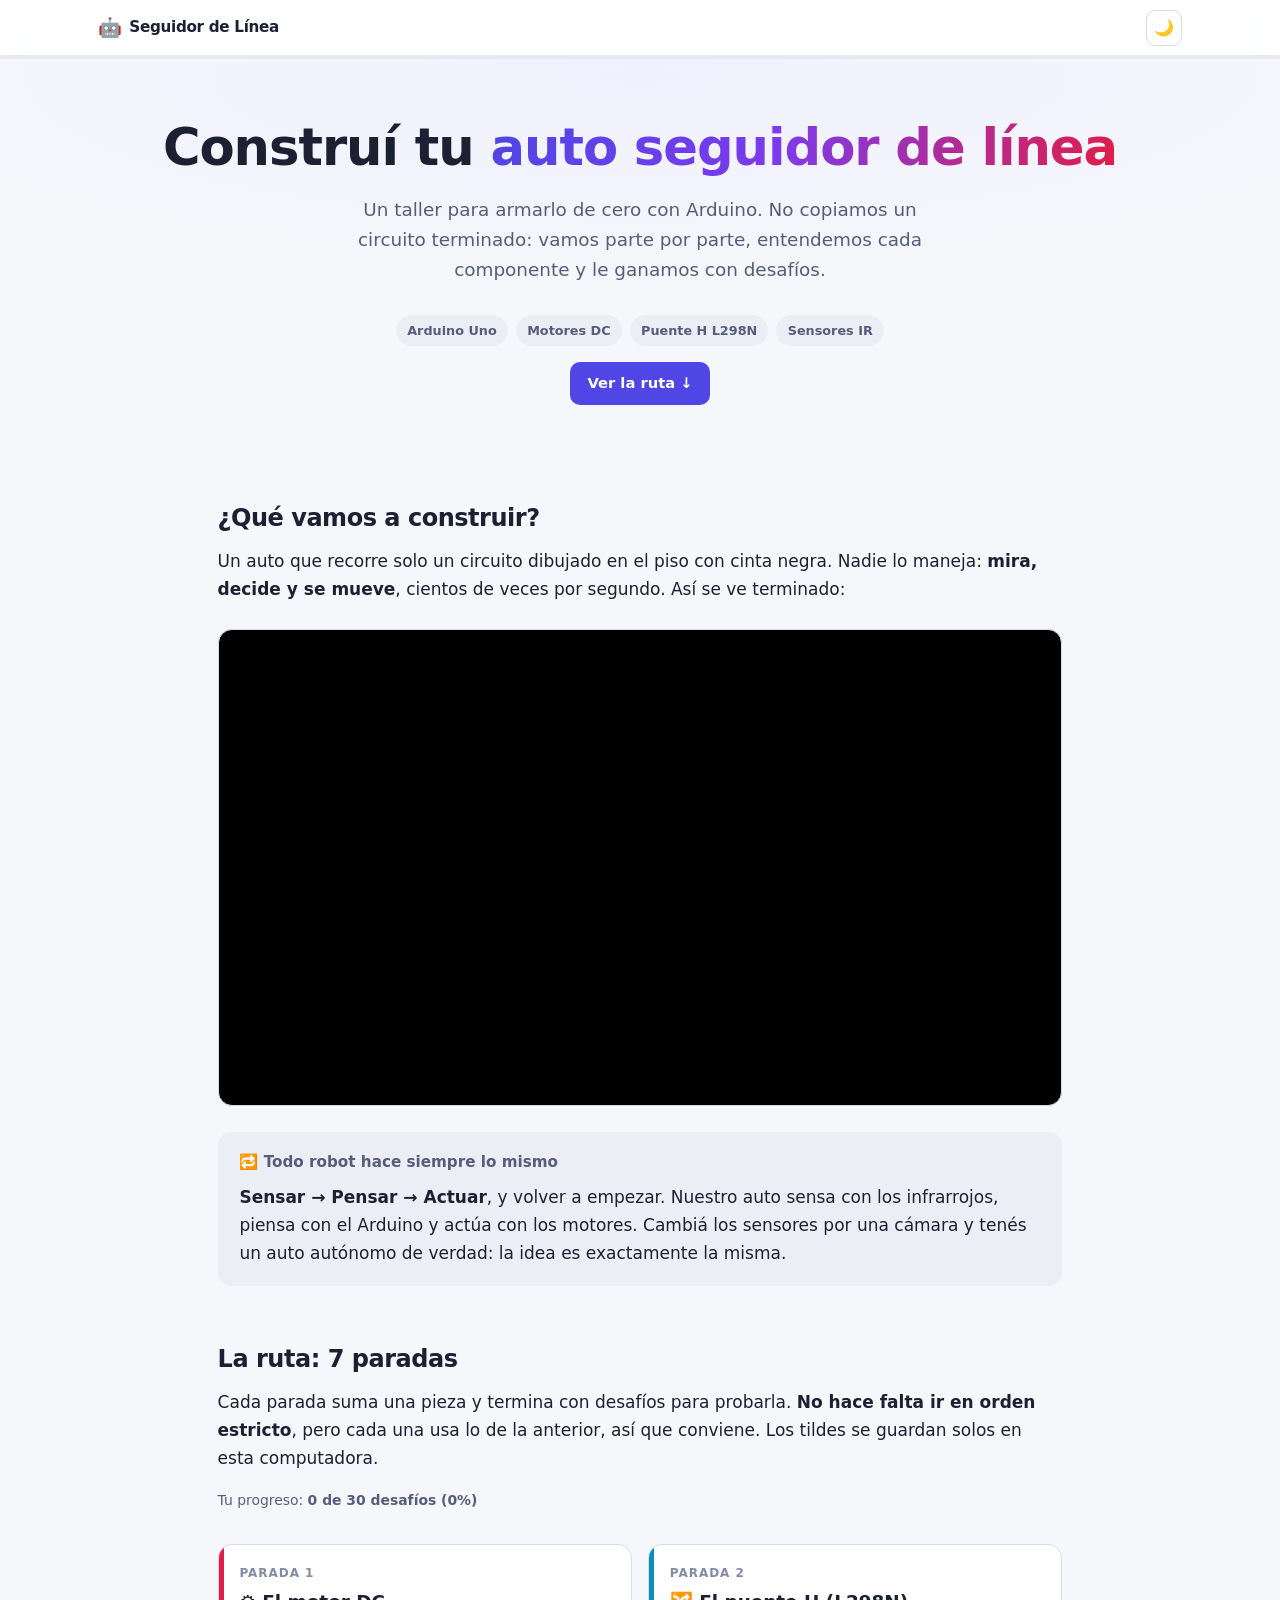
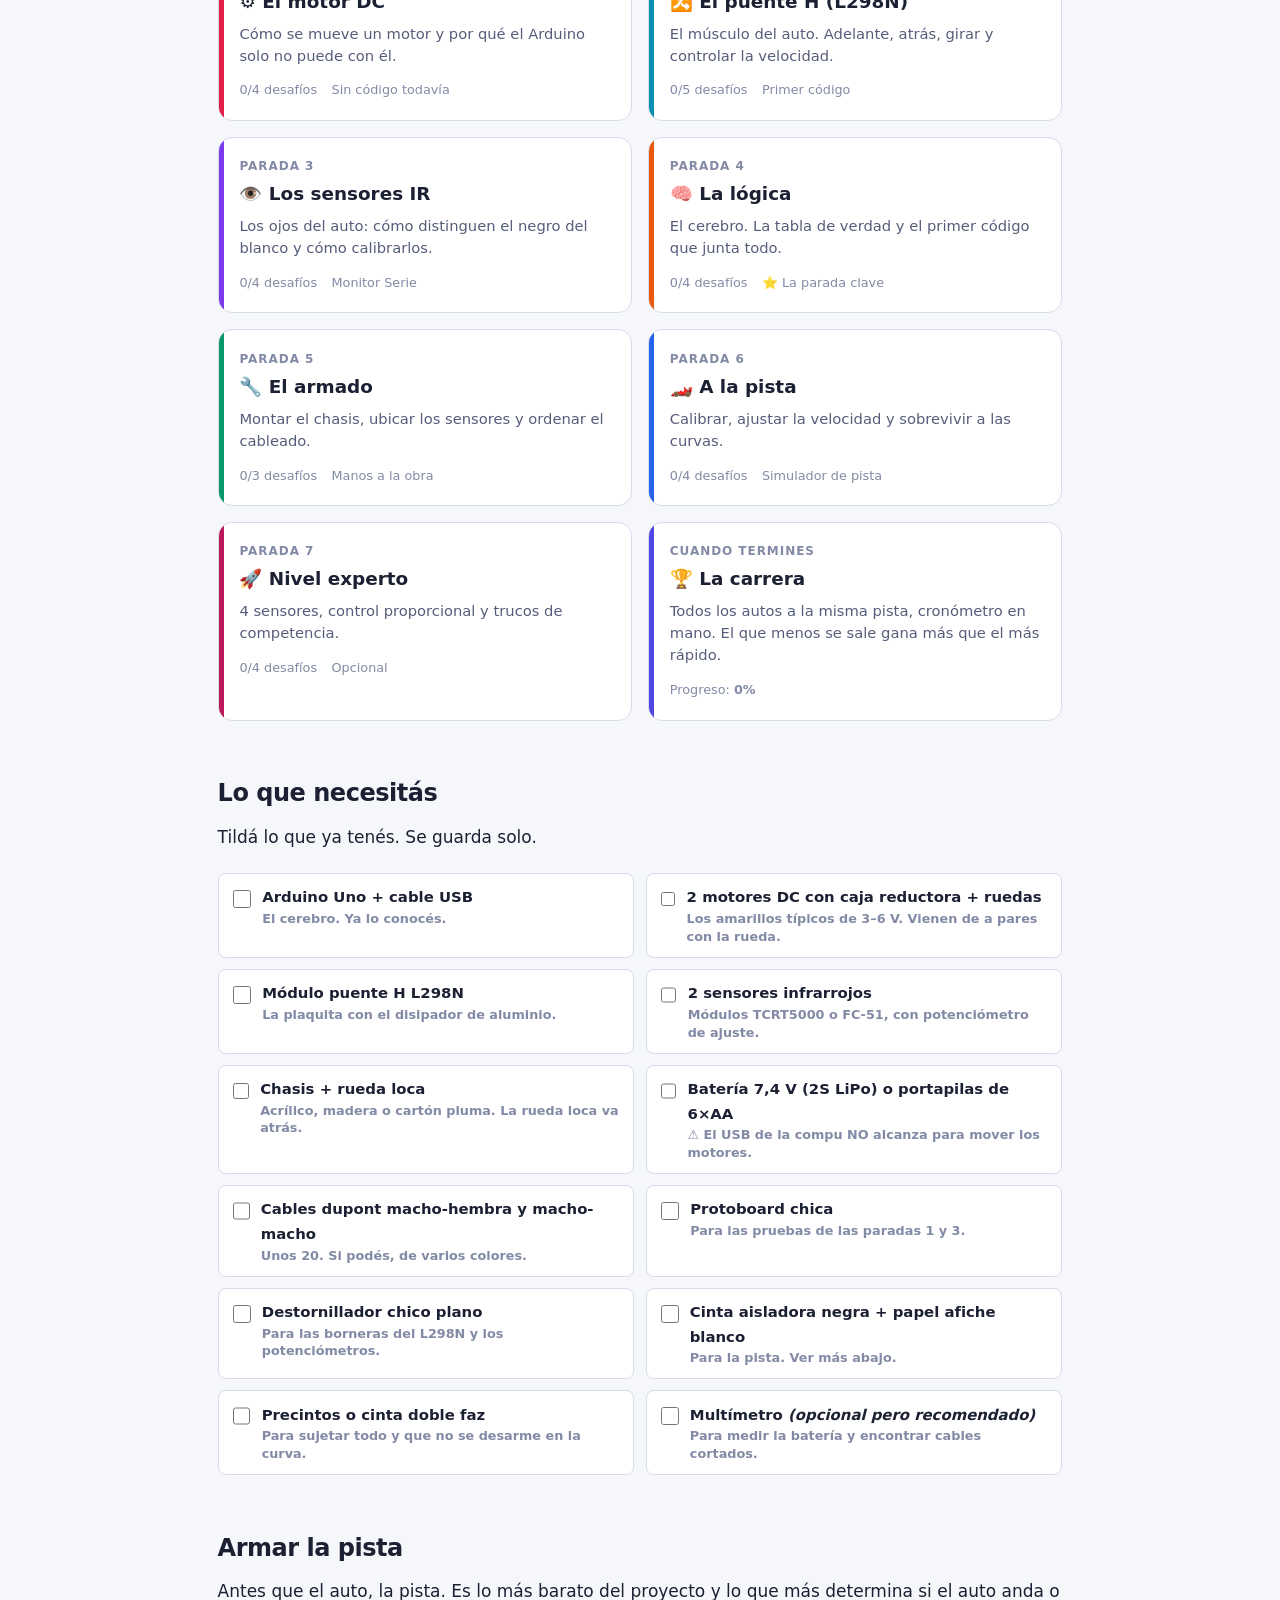
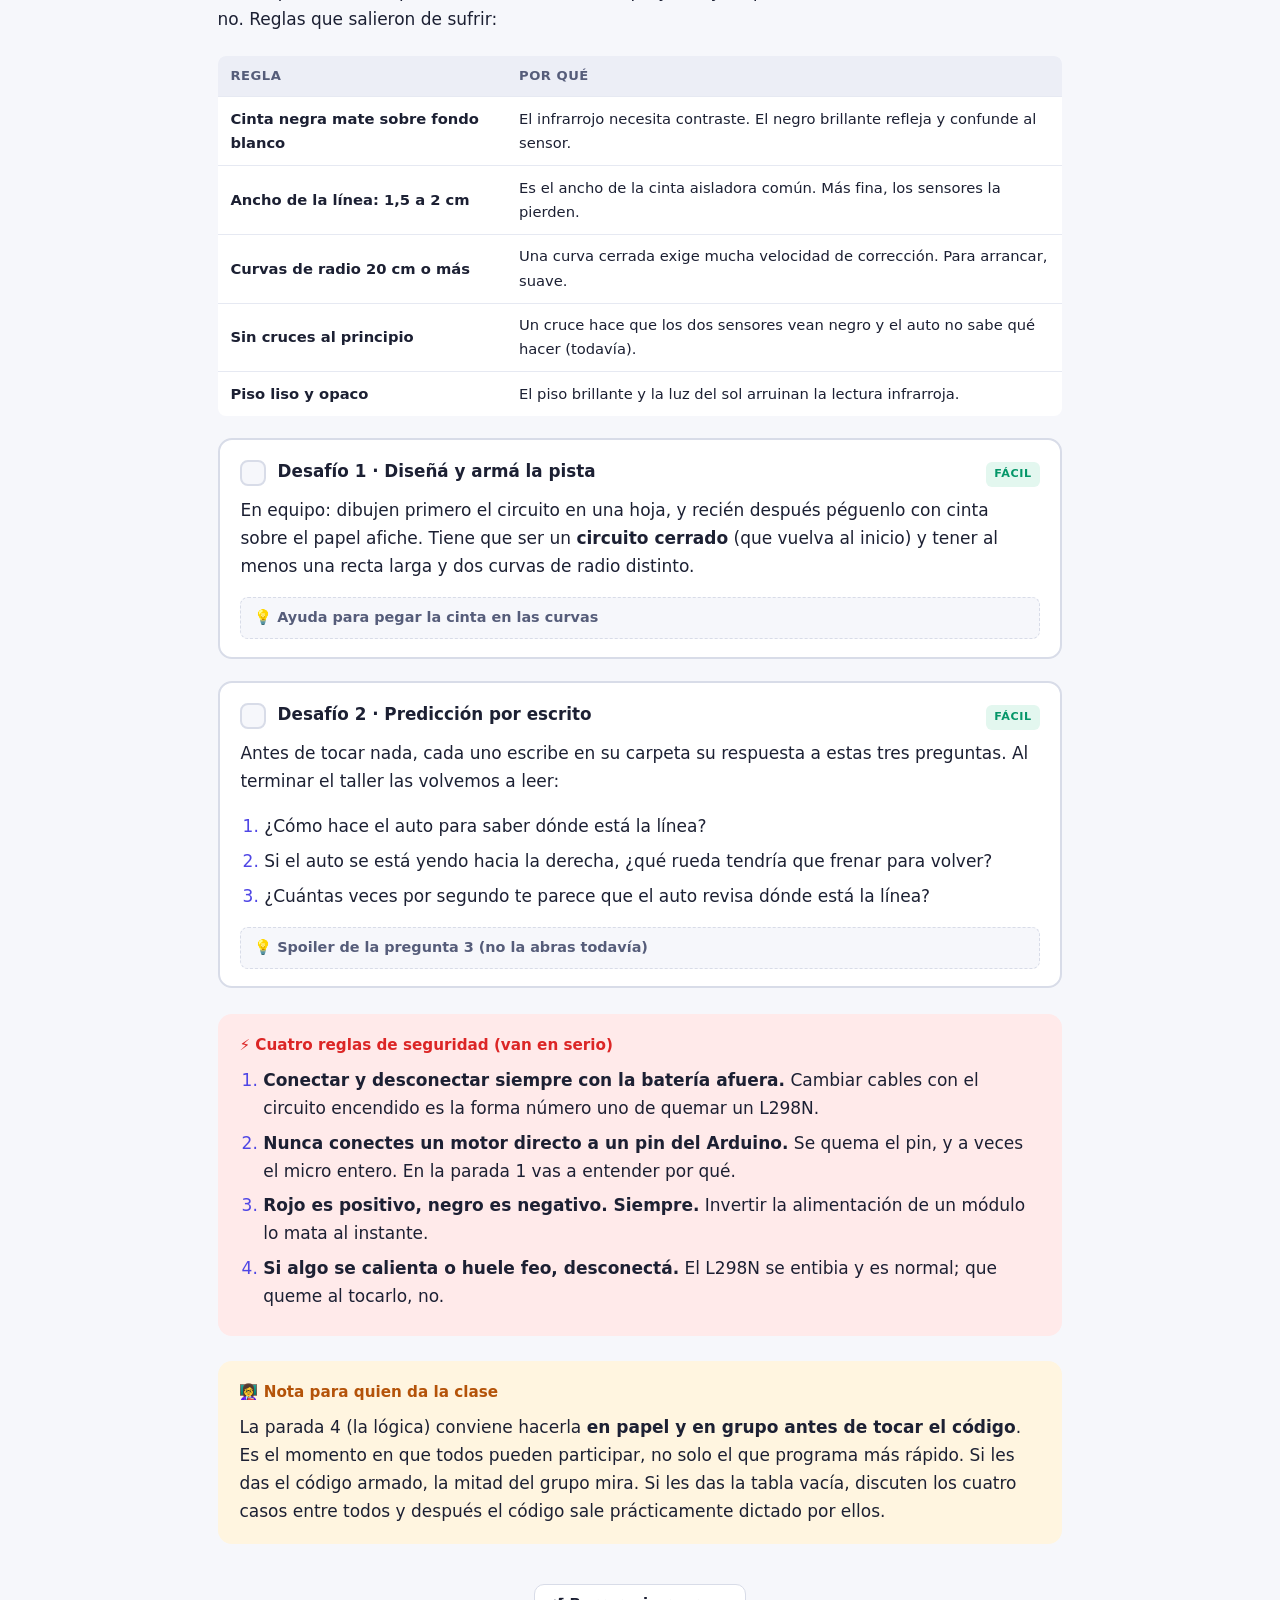
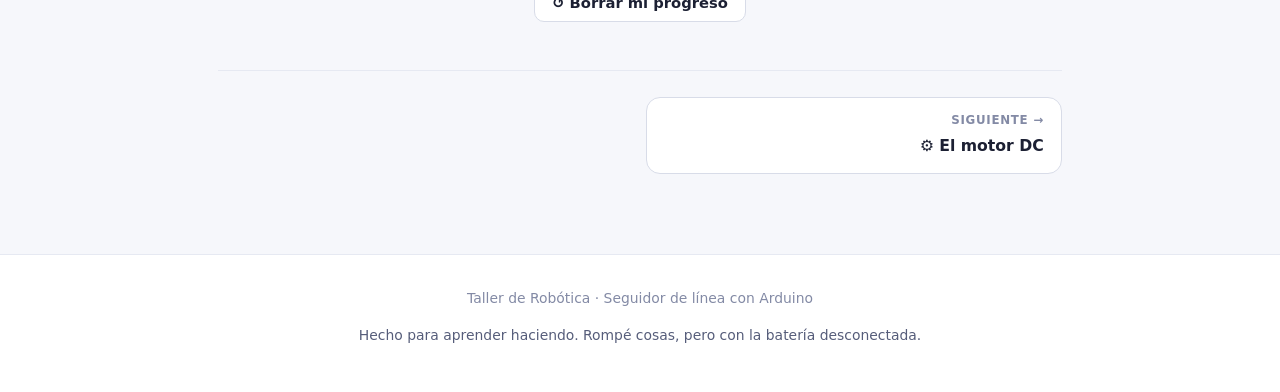
<file: index.html>
<!DOCTYPE html>
<html lang="es">
<head>
<meta charset="utf-8">
<meta name="viewport" content="width=device-width, initial-scale=1">
<title>Seguidor de Línea — Taller de Robótica</title>
<meta name="description" content="Taller para construir un auto seguidor de línea con Arduino Uno, motores DC, puente H L298N y sensores infrarrojos. Componente por componente, con desafíos.">
<link rel="stylesheet" href="assets/css/estilo.css">
<link rel="icon" href="data:image/svg+xml,<svg xmlns='http://www.w3.org/2000/svg' viewBox='0 0 100 100'><text y='.9em' font-size='90'>🤖</text></svg>">
</head>
<body data-parada="0">

<header class="barra">
  <div class="barra-int">
    <a class="marca" href="index.html"><span class="marca-icono">🤖</span> Seguidor de Línea</a>
    <div class="barra-sep"></div>
    <button class="btn-icono" id="btn-tema" type="button" aria-label="Cambiar tema">🌙</button>
  </div>
  <div class="progreso-barra"><div class="progreso-relleno"></div></div>
</header>

<section class="portada">
  <h1>Construí tu <span class="gradiente">auto seguidor de línea</span></h1>
  <p class="bajada">
    Un taller para armarlo de cero con Arduino. No copiamos un circuito terminado:
    vamos parte por parte, entendemos cada componente y le ganamos con desafíos.
  </p>
  <div class="fichas" style="justify-content:center">
    <span class="ficha">Arduino Uno</span>
    <span class="ficha">Motores DC</span>
    <span class="ficha">Puente H L298N</span>
    <span class="ficha">Sensores IR</span>
  </div>
  <a class="btn btn-primario" href="#ruta">Ver la ruta ↓</a>
</section>

<main class="envoltorio">

  <h2 id="que-es">¿Qué vamos a construir?</h2>
  <p>
    Un auto que recorre solo un circuito dibujado en el piso con cinta negra. Nadie lo maneja:
    <strong>mira, decide y se mueve</strong>, cientos de veces por segundo. Así se ve terminado:
  </p>

  <div class="video-caja">
    <iframe src="https://www.youtube-nocookie.com/embed/NZt_MXZc_aQ"
            title="Auto seguidor de línea con Arduino"
            allow="accelerometer; autoplay; clipboard-write; encrypted-media; gyroscope; picture-in-picture"
            allowfullscreen loading="lazy"></iframe>
  </div>

  <div class="bloque b-dato">
    <div class="bloque-titulo">🔁 Todo robot hace siempre lo mismo</div>
    <p style="margin:0">
      <strong>Sensar → Pensar → Actuar</strong>, y volver a empezar. Nuestro auto sensa con los
      infrarrojos, piensa con el Arduino y actúa con los motores. Cambiá los sensores por una cámara
      y tenés un auto autónomo de verdad: la idea es exactamente la misma.
    </p>
  </div>

  <h2 id="ruta">La ruta: 7 paradas</h2>
  <p>
    Cada parada suma una pieza y termina con desafíos para probarla. <strong>No hace falta ir en
    orden estricto</strong>, pero cada una usa lo de la anterior, así que conviene. Los tildes se
    guardan solos en esta computadora.
  </p>
  <p class="chico">Tu progreso: <strong data-progreso-texto>0 de 0 desafíos</strong></p>

  <div class="mapa">
    <a class="parada-tarjeta pt-motor" href="01-motores.html" data-parada-id="1">
      <span class="pt-tilde">✓</span>
      <div class="pt-num">Parada 1</div>
      <div class="pt-titulo">⚙️ El motor DC</div>
      <p class="pt-desc">Cómo se mueve un motor y por qué el Arduino solo no puede con él.</p>
      <div class="pt-pie"><span data-cuenta>0/4 desafíos</span><span>Sin código todavía</span></div>
    </a>

    <a class="parada-tarjeta pt-puente" href="02-puente-h.html" data-parada-id="2">
      <span class="pt-tilde">✓</span>
      <div class="pt-num">Parada 2</div>
      <div class="pt-titulo">🔀 El puente H (L298N)</div>
      <p class="pt-desc">El músculo del auto. Adelante, atrás, girar y controlar la velocidad.</p>
      <div class="pt-pie"><span data-cuenta>0/5 desafíos</span><span>Primer código</span></div>
    </a>

    <a class="parada-tarjeta pt-sensor" href="03-sensores.html" data-parada-id="3">
      <span class="pt-tilde">✓</span>
      <div class="pt-num">Parada 3</div>
      <div class="pt-titulo">👁️ Los sensores IR</div>
      <p class="pt-desc">Los ojos del auto: cómo distinguen el negro del blanco y cómo calibrarlos.</p>
      <div class="pt-pie"><span data-cuenta>0/4 desafíos</span><span>Monitor Serie</span></div>
    </a>

    <a class="parada-tarjeta pt-logica" href="04-logica.html" data-parada-id="4">
      <span class="pt-tilde">✓</span>
      <div class="pt-num">Parada 4</div>
      <div class="pt-titulo">🧠 La lógica</div>
      <p class="pt-desc">El cerebro. La tabla de verdad y el primer código que junta todo.</p>
      <div class="pt-pie"><span data-cuenta>0/4 desafíos</span><span>⭐ La parada clave</span></div>
    </a>

    <a class="parada-tarjeta pt-armado" href="05-armado.html" data-parada-id="5">
      <span class="pt-tilde">✓</span>
      <div class="pt-num">Parada 5</div>
      <div class="pt-titulo">🔧 El armado</div>
      <p class="pt-desc">Montar el chasis, ubicar los sensores y ordenar el cableado.</p>
      <div class="pt-pie"><span data-cuenta>0/3 desafíos</span><span>Manos a la obra</span></div>
    </a>

    <a class="parada-tarjeta pt-pista" href="06-pista.html" data-parada-id="6">
      <span class="pt-tilde">✓</span>
      <div class="pt-num">Parada 6</div>
      <div class="pt-titulo">🏎️ A la pista</div>
      <p class="pt-desc">Calibrar, ajustar la velocidad y sobrevivir a las curvas.</p>
      <div class="pt-pie"><span data-cuenta>0/4 desafíos</span><span>Simulador de pista</span></div>
    </a>

    <a class="parada-tarjeta pt-experto" href="07-nivel-experto.html" data-parada-id="7">
      <span class="pt-tilde">✓</span>
      <div class="pt-num">Parada 7</div>
      <div class="pt-titulo">🚀 Nivel experto</div>
      <p class="pt-desc">4 sensores, control proporcional y trucos de competencia.</p>
      <div class="pt-pie"><span data-cuenta>0/4 desafíos</span><span>Opcional</span></div>
    </a>

    <div class="parada-tarjeta" style="cursor:default">
      <div class="pt-num">Cuando termines</div>
      <div class="pt-titulo">🏆 La carrera</div>
      <p class="pt-desc">Todos los autos a la misma pista, cronómetro en mano. El que menos se sale
        gana más que el más rápido.</p>
      <div class="pt-pie"><span>Progreso: <strong data-progreso-pct>0%</strong></span></div>
    </div>
  </div>

  <h2 id="materiales">Lo que necesitás</h2>
  <p>Tildá lo que ya tenés. Se guarda solo.</p>

  <div class="materiales">
    <div class="material">
      <input type="checkbox">
      <label class="m-nombre">Arduino Uno + cable USB
        <span class="m-nota">El cerebro. Ya lo conocés.</span></label>
    </div>
    <div class="material">
      <input type="checkbox">
      <label class="m-nombre">2 motores DC con caja reductora + ruedas
        <span class="m-nota">Los amarillos típicos de 3–6&nbsp;V. Vienen de a pares con la rueda.</span></label>
    </div>
    <div class="material">
      <input type="checkbox">
      <label class="m-nombre">Módulo puente H L298N
        <span class="m-nota">La plaquita con el disipador de aluminio.</span></label>
    </div>
    <div class="material">
      <input type="checkbox">
      <label class="m-nombre">2 sensores infrarrojos
        <span class="m-nota">Módulos TCRT5000 o FC-51, con potenciómetro de ajuste.</span></label>
    </div>
    <div class="material">
      <input type="checkbox">
      <label class="m-nombre">Chasis + rueda loca
        <span class="m-nota">Acrílico, madera o cartón pluma. La rueda loca va atrás.</span></label>
    </div>
    <div class="material">
      <input type="checkbox">
      <label class="m-nombre">Batería 7,4&nbsp;V (2S LiPo) o portapilas de 6×AA
        <span class="m-nota">⚠️ El USB de la compu NO alcanza para mover los motores.</span></label>
    </div>
    <div class="material">
      <input type="checkbox">
      <label class="m-nombre">Cables dupont macho-hembra y macho-macho
        <span class="m-nota">Unos 20. Si podés, de varios colores.</span></label>
    </div>
    <div class="material">
      <input type="checkbox">
      <label class="m-nombre">Protoboard chica
        <span class="m-nota">Para las pruebas de las paradas 1 y 3.</span></label>
    </div>
    <div class="material">
      <input type="checkbox">
      <label class="m-nombre">Destornillador chico plano
        <span class="m-nota">Para las borneras del L298N y los potenciómetros.</span></label>
    </div>
    <div class="material">
      <input type="checkbox">
      <label class="m-nombre">Cinta aisladora negra + papel afiche blanco
        <span class="m-nota">Para la pista. Ver más abajo.</span></label>
    </div>
    <div class="material">
      <input type="checkbox">
      <label class="m-nombre">Precintos o cinta doble faz
        <span class="m-nota">Para sujetar todo y que no se desarme en la curva.</span></label>
    </div>
    <div class="material">
      <input type="checkbox">
      <label class="m-nombre">Multímetro <em>(opcional pero recomendado)</em>
        <span class="m-nota">Para medir la batería y encontrar cables cortados.</span></label>
    </div>
  </div>

  <h2 id="pista">Armar la pista</h2>
  <p>
    Antes que el auto, la pista. Es lo más barato del proyecto y lo que más determina si el auto
    anda o no. Reglas que salieron de sufrir:
  </p>

  <div class="tabla-envase">
    <table>
      <thead>
        <tr><th>Regla</th><th>Por qué</th></tr>
      </thead>
      <tbody>
        <tr>
          <td><strong>Cinta negra mate sobre fondo blanco</strong></td>
          <td>El infrarrojo necesita contraste. El negro brillante refleja y confunde al sensor.</td>
        </tr>
        <tr>
          <td><strong>Ancho de la línea: 1,5 a 2&nbsp;cm</strong></td>
          <td>Es el ancho de la cinta aisladora común. Más fina, los sensores la pierden.</td>
        </tr>
        <tr>
          <td><strong>Curvas de radio 20&nbsp;cm o más</strong></td>
          <td>Una curva cerrada exige mucha velocidad de corrección. Para arrancar, suave.</td>
        </tr>
        <tr>
          <td><strong>Sin cruces al principio</strong></td>
          <td>Un cruce hace que los dos sensores vean negro y el auto no sabe qué hacer (todavía).</td>
        </tr>
        <tr>
          <td><strong>Piso liso y opaco</strong></td>
          <td>El piso brillante y la luz del sol arruinan la lectura infrarroja.</td>
        </tr>
      </tbody>
    </table>
  </div>

  <div class="desafio" data-desafio="1">
    <div class="desafio-cab">
      <input type="checkbox" class="desafio-check">
      <label class="desafio-titulo">Desafío 1 · Diseñá y armá la pista</label>
      <span class="nivel n-facil">Fácil</span>
    </div>
    <div class="desafio-cuerpo">
      <p>
        En equipo: dibujen primero el circuito en una hoja, y recién después péguenlo con cinta sobre
        el papel afiche. Tiene que ser un <strong>circuito cerrado</strong> (que vuelva al inicio) y
        tener al menos una recta larga y dos curvas de radio distinto.
      </p>
      <details class="pista-ayuda">
        <summary>Ayuda para pegar la cinta en las curvas</summary>
        <p>La cinta aisladora no dobla sola: en las curvas se arruga. El truco es cortar pedacitos
        de 4–5&nbsp;cm y pegarlos superpuestos, en abanico. Queda una curva suave y sin huecos.
        Un hueco de 1&nbsp;cm en la línea puede hacer que el auto se pierda.</p>
      </details>
    </div>
  </div>

  <div class="desafio" data-desafio="2">
    <div class="desafio-cab">
      <input type="checkbox" class="desafio-check">
      <label class="desafio-titulo">Desafío 2 · Predicción por escrito</label>
      <span class="nivel n-facil">Fácil</span>
    </div>
    <div class="desafio-cuerpo">
      <p>
        Antes de tocar nada, cada uno escribe en su carpeta su respuesta a estas tres preguntas.
        Al terminar el taller las volvemos a leer:
      </p>
      <ol>
        <li>¿Cómo hace el auto para saber dónde está la línea?</li>
        <li>Si el auto se está yendo hacia la derecha, ¿qué rueda tendría que frenar para volver?</li>
        <li>¿Cuántas veces por segundo te parece que el auto revisa dónde está la línea?</li>
      </ol>
      <details class="pista-ayuda">
        <summary>Spoiler de la pregunta 3 (no la abras todavía)</summary>
        <p>Un Arduino Uno corriendo el código del seguidor da entre <strong>5.000 y 20.000
        vueltas por segundo</strong> al ciclo <code>loop()</code>. Corrige el rumbo miles de veces
        en el tiempo que vos parpadeás.</p>
      </details>
    </div>
  </div>

  <div class="bloque b-peligro">
    <div class="bloque-titulo">⚡ Cuatro reglas de seguridad (van en serio)</div>
    <ol style="margin-bottom:0">
      <li><strong>Conectar y desconectar siempre con la batería afuera.</strong> Cambiar cables con
        el circuito encendido es la forma número uno de quemar un L298N.</li>
      <li><strong>Nunca conectes un motor directo a un pin del Arduino.</strong> Se quema el pin, y a
        veces el micro entero. En la parada 1 vas a entender por qué.</li>
      <li><strong>Rojo es positivo, negro es negativo. Siempre.</strong> Invertir la alimentación de
        un módulo lo mata al instante.</li>
      <li><strong>Si algo se calienta o huele feo, desconectá.</strong> El L298N se entibia y es
        normal; que queme al tocarlo, no.</li>
    </ol>
  </div>

  <div class="bloque b-ojo">
    <div class="bloque-titulo">👩‍🏫 Nota para quien da la clase</div>
    <p style="margin-bottom:0">
      La parada 4 (la lógica) conviene hacerla <strong>en papel y en grupo antes de tocar el
      código</strong>. Es el momento en que todos pueden participar, no solo el que programa más
      rápido. Si les das el código armado, la mitad del grupo mira. Si les das la tabla vacía,
      discuten los cuatro casos entre todos y después el código sale prácticamente dictado por ellos.
    </p>
  </div>

  <p class="centrado" style="margin-top:2.5rem">
    <button class="btn btn-suave" id="btn-reiniciar" type="button">↺ Borrar mi progreso</button>
  </p>

  <div class="nav-paradas" id="nav-paradas"></div>
</main>

<footer class="pie">
  <p>Taller de Robótica · Seguidor de línea con Arduino</p>
  <p class="chico">Hecho para aprender haciendo. Rompé cosas, pero con la batería desconectada.</p>
</footer>

<script src="assets/js/comun.js"></script>
</body>
</html>
</file>
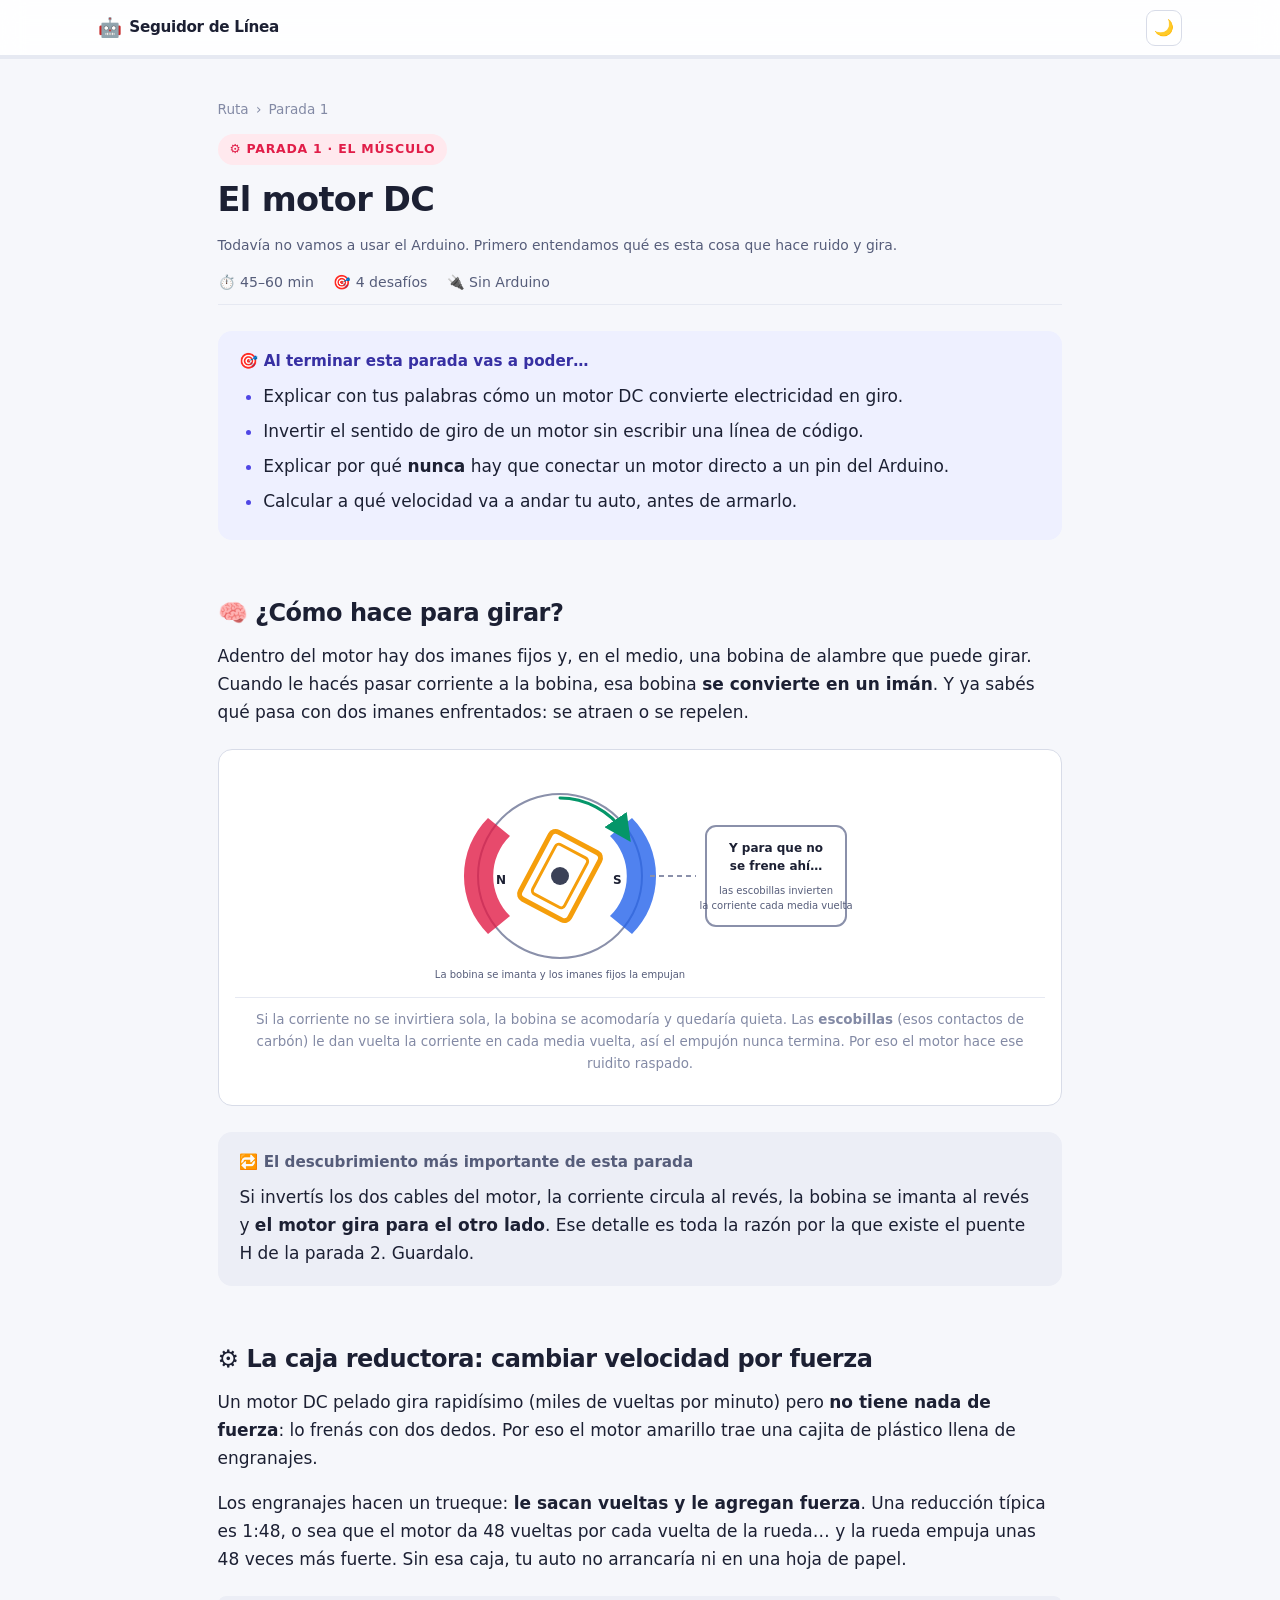
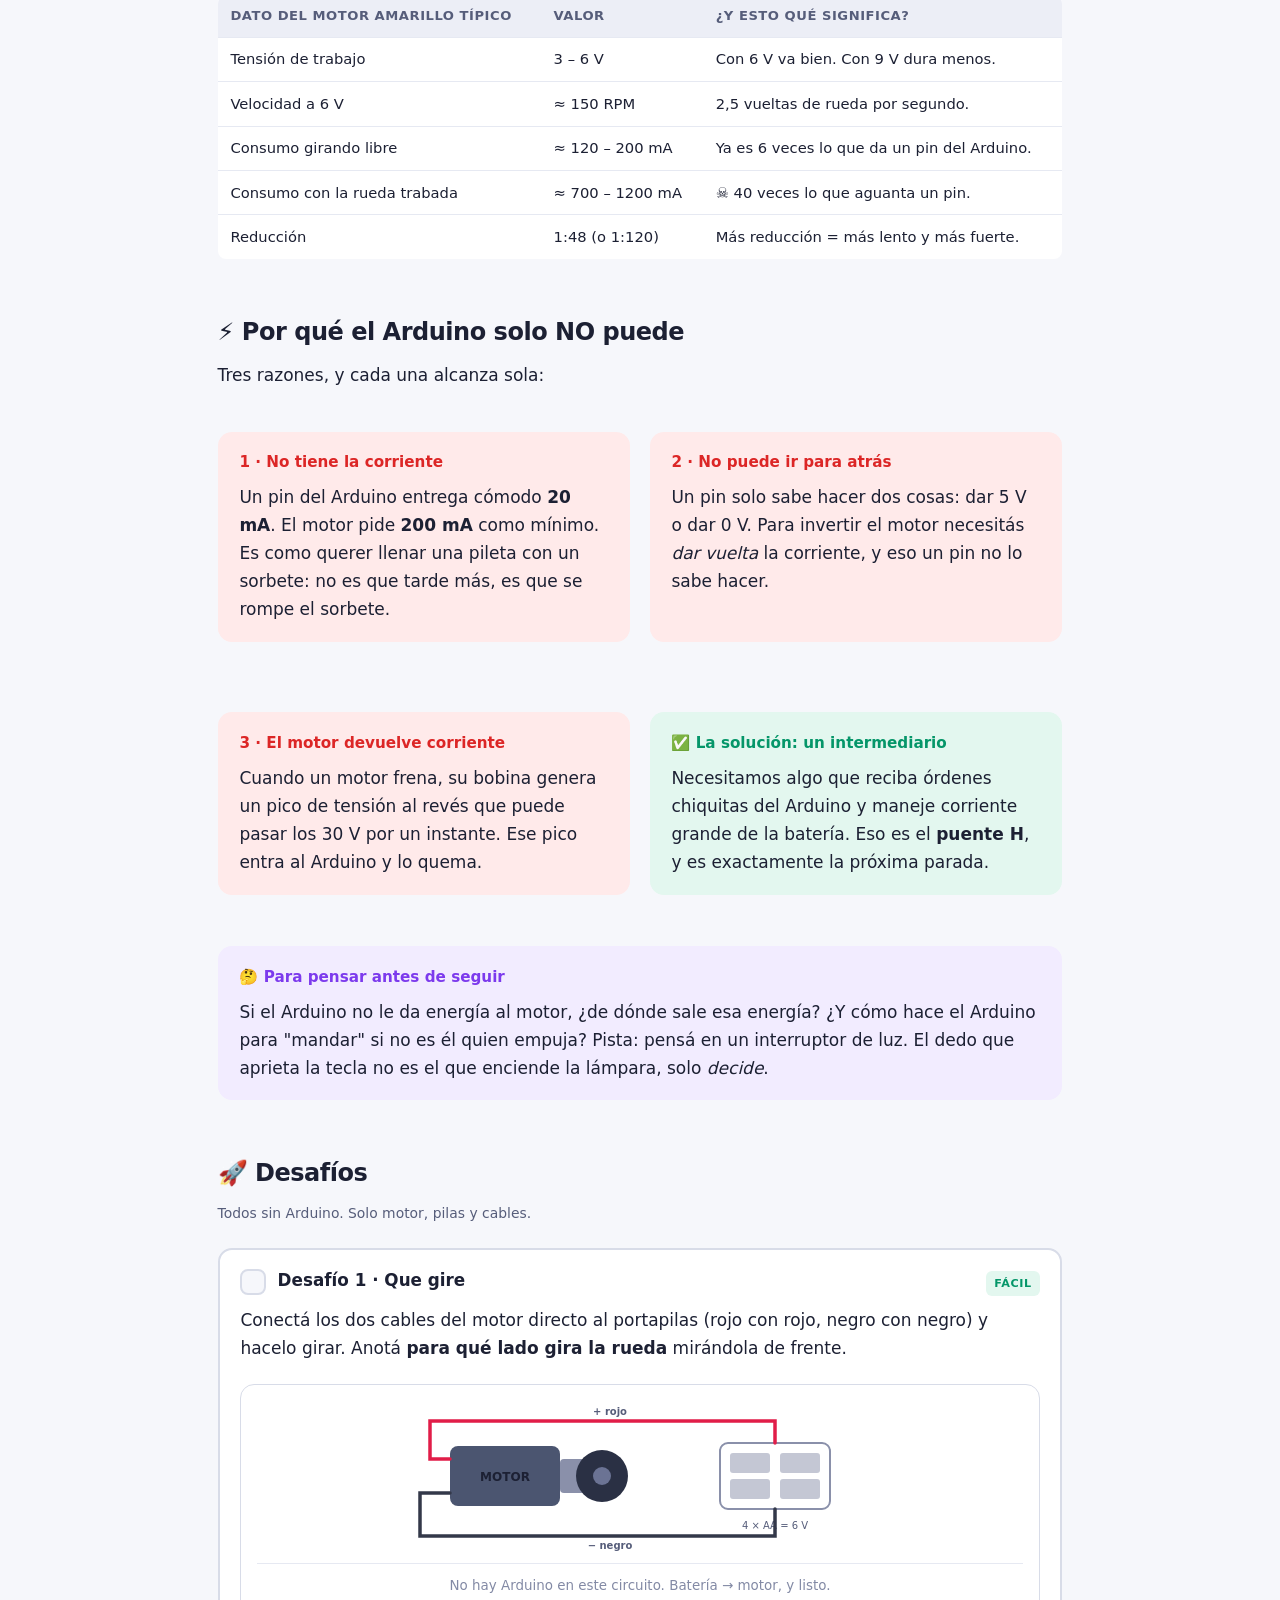
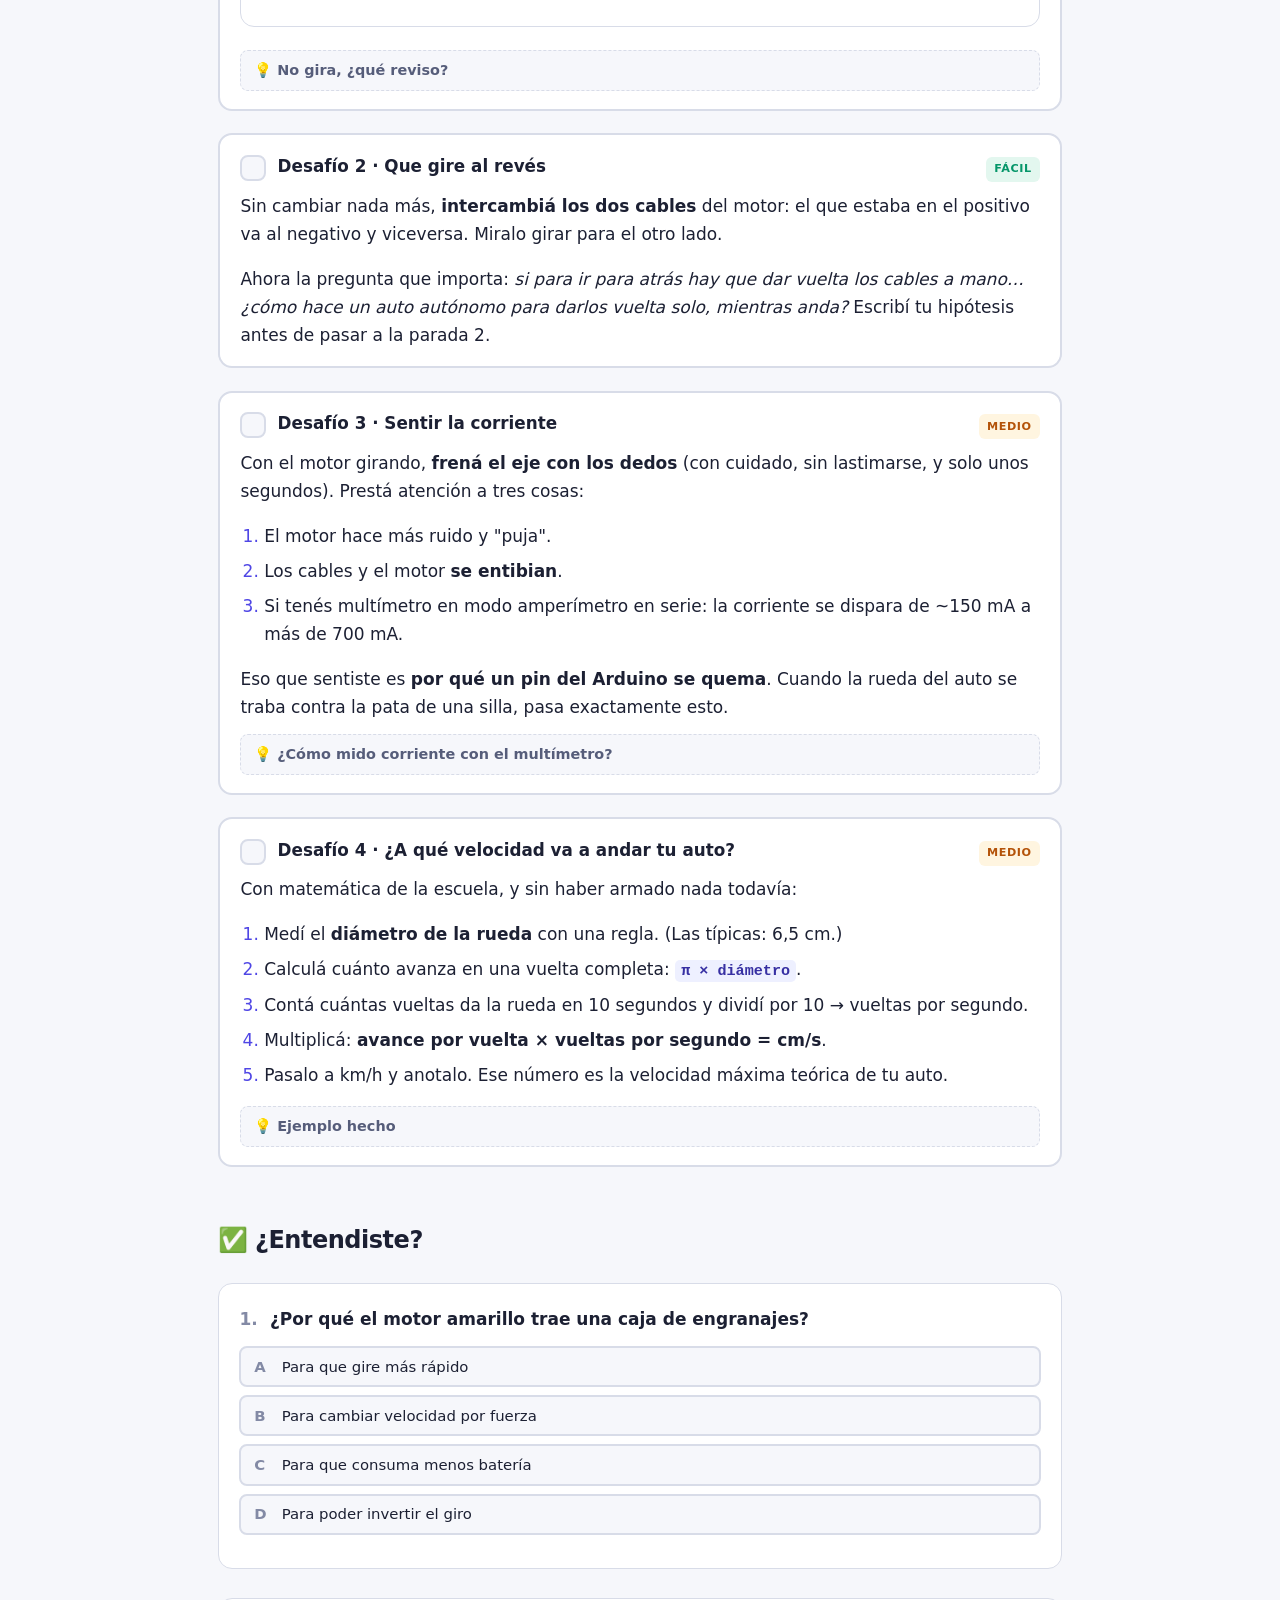
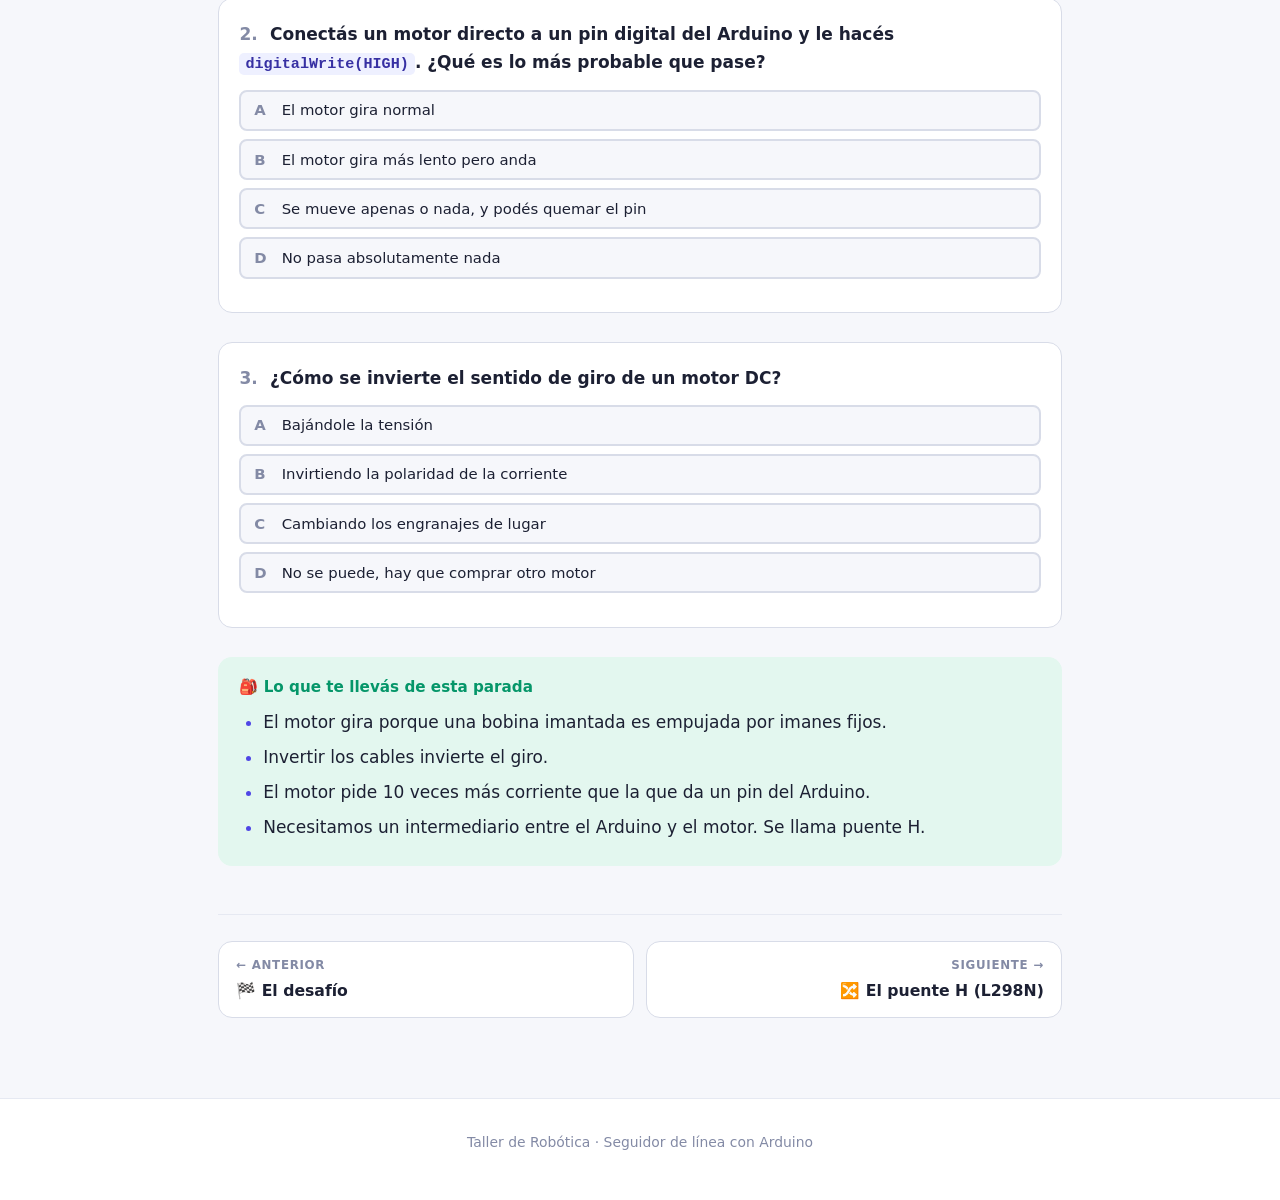
<file: 01-motores.html>
<!DOCTYPE html>
<html lang="es">
<head>
<meta charset="utf-8">
<meta name="viewport" content="width=device-width, initial-scale=1">
<title>Parada 1 · El motor DC — Seguidor de Línea</title>
<meta name="description" content="Cómo funciona un motor de corriente continua, qué es la caja reductora y por qué un pin del Arduino no puede moverlo.">
<link rel="stylesheet" href="assets/css/estilo.css">
<link rel="icon" href="data:image/svg+xml,<svg xmlns='http://www.w3.org/2000/svg' viewBox='0 0 100 100'><text y='.9em' font-size='90'>⚙️</text></svg>">
</head>
<body data-parada="1" data-color="motor">

<header class="barra">
  <div class="barra-int">
    <a class="marca" href="index.html"><span class="marca-icono">🤖</span> Seguidor de Línea</a>
    <div class="barra-sep"></div>
    <button class="btn-icono" id="btn-tema" type="button" aria-label="Cambiar tema">🌙</button>
  </div>
  <div class="progreso-barra"><div class="progreso-relleno"></div></div>
</header>

<main class="envoltorio">

  <div class="cabecera-parada">
    <div class="migas"><a href="index.html">Ruta</a> <span>›</span> <span>Parada 1</span></div>
    <span class="etiqueta-parada">⚙️ Parada 1 · El músculo</span>
    <h1>El motor DC</h1>
    <p class="bajada chico">
      Todavía no vamos a usar el Arduino. Primero entendamos qué es esta cosa que hace ruido y gira.
    </p>
    <div class="meta-parada">
      <span>⏱️ 45–60 min</span>
      <span>🎯 4 desafíos</span>
      <span>🔌 Sin Arduino</span>
    </div>
  </div>

  <div class="bloque b-objetivo">
    <div class="bloque-titulo">🎯 Al terminar esta parada vas a poder…</div>
    <ul style="margin-bottom:0">
      <li>Explicar con tus palabras cómo un motor DC convierte electricidad en giro.</li>
      <li>Invertir el sentido de giro de un motor sin escribir una línea de código.</li>
      <li>Explicar por qué <strong>nunca</strong> hay que conectar un motor directo a un pin del Arduino.</li>
      <li>Calcular a qué velocidad va a andar tu auto, antes de armarlo.</li>
    </ul>
  </div>

  <h2>🧠 ¿Cómo hace para girar?</h2>
  <p>
    Adentro del motor hay dos imanes fijos y, en el medio, una bobina de alambre que puede girar.
    Cuando le hacés pasar corriente a la bobina, esa bobina <strong>se convierte en un imán</strong>.
    Y ya sabés qué pasa con dos imanes enfrentados: se atraen o se repelen.
  </p>

  <div class="diagrama">
    <svg viewBox="0 0 460 220" width="460" height="220" role="img"
         aria-label="Esquema del interior de un motor de corriente continua">
      <circle cx="150" cy="110" r="82" fill="none" stroke="#8a90aa" stroke-width="2"/>

      <path d="M78 52 A82 82 0 0 0 78 168 L100 150 A56 56 0 0 1 100 70 Z" fill="#e11d48" opacity=".8"/>
      <text x="86" y="118" class="txt-svg" font-size="20" font-weight="800" fill="#fff">N</text>

      <path d="M222 52 A82 82 0 0 1 222 168 L200 150 A56 56 0 0 0 200 70 Z" fill="#2563eb" opacity=".8"/>
      <text x="203" y="118" class="txt-svg" font-size="20" font-weight="800" fill="#fff">S</text>

      <g transform="rotate(28 150 110)">
        <rect x="122" y="72" width="56" height="76" rx="6" fill="none" stroke="#f59e0b" stroke-width="5"/>
        <rect x="132" y="82" width="36" height="56" rx="4" fill="none" stroke="#f59e0b" stroke-width="3"/>
      </g>
      <circle cx="150" cy="110" r="9" fill="#3b4157"/>

      <path d="M150 32 A78 78 0 0 1 214 66" fill="none" stroke="#059669" stroke-width="3"
            stroke-linecap="round" marker-end="url(#pf)"/>
      <defs>
        <marker id="pf" markerWidth="9" markerHeight="9" refX="5" refY="4.5" orient="auto">
          <path d="M0 0 L9 4.5 L0 9 z" fill="#059669"/>
        </marker>
      </defs>

      <text x="150" y="212" text-anchor="middle" class="txt-svg-chico" font-size="12">
        La bobina se imanta y los imanes fijos la empujan</text>

      <line x1="240" y1="110" x2="286" y2="110" stroke="#8a90aa" stroke-width="2" stroke-dasharray="5 4"/>

      <rect x="296" y="60" width="140" height="100" rx="10" fill="none" stroke="#8a90aa" stroke-width="2"/>
      <text x="366" y="86" text-anchor="middle" class="txt-svg" font-weight="700">Y para que no</text>
      <text x="366" y="104" text-anchor="middle" class="txt-svg" font-weight="700">se frene ahí…</text>
      <text x="366" y="128" text-anchor="middle" class="txt-svg-chico" font-size="11">las escobillas invierten</text>
      <text x="366" y="143" text-anchor="middle" class="txt-svg-chico" font-size="11">la corriente cada media vuelta</text>
    </svg>
    <p class="diagrama-pie">
      Si la corriente no se invirtiera sola, la bobina se acomodaría y quedaría quieta.
      Las <strong>escobillas</strong> (esos contactos de carbón) le dan vuelta la corriente en cada
      media vuelta, así el empujón nunca termina. Por eso el motor hace ese ruidito raspado.
    </p>
  </div>

  <div class="bloque b-dato">
    <div class="bloque-titulo">🔁 El descubrimiento más importante de esta parada</div>
    <p style="margin-bottom:0">
      Si invertís los dos cables del motor, la corriente circula al revés, la bobina se imanta al
      revés y <strong>el motor gira para el otro lado</strong>. Ese detalle es toda la razón por la
      que existe el puente H de la parada 2. Guardalo.
    </p>
  </div>

  <h2>⚙️ La caja reductora: cambiar velocidad por fuerza</h2>
  <p>
    Un motor DC pelado gira rapidísimo (miles de vueltas por minuto) pero <strong>no tiene nada de
    fuerza</strong>: lo frenás con dos dedos. Por eso el motor amarillo trae una cajita de plástico
    llena de engranajes.
  </p>
  <p>
    Los engranajes hacen un trueque: <strong>le sacan vueltas y le agregan fuerza</strong>. Una
    reducción típica es 1:48, o sea que el motor da 48 vueltas por cada vuelta de la rueda… y la
    rueda empuja unas 48 veces más fuerte. Sin esa caja, tu auto no arrancaría ni en una hoja de papel.
  </p>

  <div class="tabla-envase">
    <table>
      <thead>
        <tr><th>Dato del motor amarillo típico</th><th>Valor</th><th>¿Y esto qué significa?</th></tr>
      </thead>
      <tbody>
        <tr><td>Tensión de trabajo</td><td>3 – 6 V</td><td>Con 6 V va bien. Con 9 V dura menos.</td></tr>
        <tr><td>Velocidad a 6 V</td><td>≈ 150 RPM</td><td>2,5 vueltas de rueda por segundo.</td></tr>
        <tr><td>Consumo girando libre</td><td>≈ 120 – 200 mA</td><td>Ya es 6 veces lo que da un pin del Arduino.</td></tr>
        <tr><td>Consumo con la rueda trabada</td><td>≈ 700 – 1200 mA</td><td>☠️ 40 veces lo que aguanta un pin.</td></tr>
        <tr><td>Reducción</td><td>1:48 (o 1:120)</td><td>Más reducción = más lento y más fuerte.</td></tr>
      </tbody>
    </table>
  </div>

  <h2>⚡ Por qué el Arduino solo NO puede</h2>
  <p>Tres razones, y cada una alcanza sola:</p>

  <div class="dos-col">
    <div class="bloque b-peligro">
      <div class="bloque-titulo">1 · No tiene la corriente</div>
      <p style="margin:0">Un pin del Arduino entrega cómodo <strong>20 mA</strong>. El motor pide
        <strong>200 mA</strong> como mínimo. Es como querer llenar una pileta con un sorbete: no es
        que tarde más, es que se rompe el sorbete.</p>
    </div>
    <div class="bloque b-peligro">
      <div class="bloque-titulo">2 · No puede ir para atrás</div>
      <p style="margin:0">Un pin solo sabe hacer dos cosas: dar 5 V o dar 0 V. Para invertir el
        motor necesitás <em>dar vuelta</em> la corriente, y eso un pin no lo sabe hacer.</p>
    </div>
    <div class="bloque b-peligro">
      <div class="bloque-titulo">3 · El motor devuelve corriente</div>
      <p style="margin:0">Cuando un motor frena, su bobina genera un pico de tensión al revés que
        puede pasar los 30 V por un instante. Ese pico entra al Arduino y lo quema.</p>
    </div>
    <div class="bloque b-ok">
      <div class="bloque-titulo">✅ La solución: un intermediario</div>
      <p style="margin:0">Necesitamos algo que reciba órdenes chiquitas del Arduino y maneje
        corriente grande de la batería. Eso es el <strong>puente H</strong>, y es exactamente la
        próxima parada.</p>
    </div>
  </div>

  <div class="bloque b-pensar">
    <div class="bloque-titulo">🤔 Para pensar antes de seguir</div>
    <p style="margin-bottom:0">
      Si el Arduino no le da energía al motor, ¿de dónde sale esa energía? ¿Y cómo hace el Arduino
      para "mandar" si no es él quien empuja? Pista: pensá en un interruptor de luz. El dedo que
      aprieta la tecla no es el que enciende la lámpara, solo <em>decide</em>.
    </p>
  </div>

  <h2>🚀 Desafíos</h2>
  <p class="chico">Todos sin Arduino. Solo motor, pilas y cables.</p>

  <div class="desafio" data-desafio="1">
    <div class="desafio-cab">
      <input type="checkbox" class="desafio-check">
      <label class="desafio-titulo">Desafío 1 · Que gire</label>
      <span class="nivel n-facil">Fácil</span>
    </div>
    <div class="desafio-cuerpo">
      <p>
        Conectá los dos cables del motor directo al portapilas (rojo con rojo, negro con negro) y
        hacelo girar. Anotá <strong>para qué lado gira la rueda</strong> mirándola de frente.
      </p>
      <div class="diagrama">
        <svg viewBox="0 0 420 150" width="420" height="150" role="img"
             aria-label="Motor conectado a un portapilas">
          <rect x="20" y="45" width="110" height="60" rx="8" fill="#4b5570"/>
          <rect x="130" y="58" width="26" height="34" rx="4" fill="#8a90aa"/>
          <circle cx="172" cy="75" r="26" fill="#2a3044"/>
          <circle cx="172" cy="75" r="9" fill="#6b7394"/>
          <text x="75" y="80" text-anchor="middle" class="txt-svg" font-size="12"
                font-weight="700" fill="#fff">MOTOR</text>

          <rect x="290" y="42" width="110" height="66" rx="8" fill="none"
                stroke="#8a90aa" stroke-width="2"/>
          <rect x="300" y="52" width="40" height="20" rx="3" fill="#8a90aa" opacity=".5"/>
          <rect x="350" y="52" width="40" height="20" rx="3" fill="#8a90aa" opacity=".5"/>
          <rect x="300" y="78" width="40" height="20" rx="3" fill="#8a90aa" opacity=".5"/>
          <rect x="350" y="78" width="40" height="20" rx="3" fill="#8a90aa" opacity=".5"/>
          <text x="345" y="128" text-anchor="middle" class="txt-svg-chico">4 × AA = 6 V</text>

          <path d="M20 58 L0 58 L0 20 L345 20 L345 42" fill="none" stroke="#e11d48"
                stroke-width="3.5" stroke-linecap="round"/>
          <path d="M20 92 L-10 92 L-10 135 L345 135 L345 108" fill="none" stroke="#333849"
                stroke-width="3.5" stroke-linecap="round"/>
          <text x="180" y="14" text-anchor="middle" class="txt-svg-chico" fill="#e11d48"
                font-weight="700">+ rojo</text>
          <text x="180" y="148" text-anchor="middle" class="txt-svg-chico" font-weight="700">− negro</text>
        </svg>
        <p class="diagrama-pie">No hay Arduino en este circuito. Batería → motor, y listo.</p>
      </div>
      <details class="pista-ayuda">
        <summary>No gira, ¿qué reviso?</summary>
        <ul style="margin-bottom:0">
          <li>¿Las pilas están bien puestas? Fijate el dibujito de + y − adentro del portapilas.</li>
          <li>¿Los cables hacen buen contacto? Los del motor amarillo son finitos y se sueltan.</li>
          <li>Probá tocando los cables directamente en los bornes de las pilas.</li>
        </ul>
      </details>
    </div>
  </div>

  <div class="desafio" data-desafio="2">
    <div class="desafio-cab">
      <input type="checkbox" class="desafio-check">
      <label class="desafio-titulo">Desafío 2 · Que gire al revés</label>
      <span class="nivel n-facil">Fácil</span>
    </div>
    <div class="desafio-cuerpo">
      <p>
        Sin cambiar nada más, <strong>intercambiá los dos cables</strong> del motor: el que estaba en
        el positivo va al negativo y viceversa. Miralo girar para el otro lado.
      </p>
      <p>
        Ahora la pregunta que importa: <em>si para ir para atrás hay que dar vuelta los cables a
        mano… ¿cómo hace un auto autónomo para darlos vuelta solo, mientras anda?</em>
        Escribí tu hipótesis antes de pasar a la parada 2.
      </p>
    </div>
  </div>

  <div class="desafio" data-desafio="3">
    <div class="desafio-cab">
      <input type="checkbox" class="desafio-check">
      <label class="desafio-titulo">Desafío 3 · Sentir la corriente</label>
      <span class="nivel n-medio">Medio</span>
    </div>
    <div class="desafio-cuerpo">
      <p>
        Con el motor girando, <strong>frená el eje con los dedos</strong> (con cuidado, sin lastimarse,
        y solo unos segundos). Prestá atención a tres cosas:
      </p>
      <ol>
        <li>El motor hace más ruido y "puja".</li>
        <li>Los cables y el motor <strong>se entibian</strong>.</li>
        <li>Si tenés multímetro en modo amperímetro en serie: la corriente se dispara de ~150 mA a
          más de 700 mA.</li>
      </ol>
      <p style="margin-bottom:0">
        Eso que sentiste es <strong>por qué un pin del Arduino se quema</strong>. Cuando la rueda del
        auto se traba contra la pata de una silla, pasa exactamente esto.
      </p>
      <details class="pista-ayuda">
        <summary>¿Cómo mido corriente con el multímetro?</summary>
        <p style="margin-bottom:0">La corriente se mide <strong>en serie</strong>: hay que cortar el
        circuito y que la corriente pase <em>a través</em> del multímetro. Ponelo en la escala de
        10&nbsp;A (y el cable rojo en el zócalo de 10&nbsp;A, no en el de siempre), desconectá un
        cable del motor y poné una punta de cada lado del corte. Si lo ponés en paralelo como si
        midieras tensión, hacés un cortocircuito y quemás el fusible del multímetro.</p>
      </details>
    </div>
  </div>

  <div class="desafio" data-desafio="4">
    <div class="desafio-cab">
      <input type="checkbox" class="desafio-check">
      <label class="desafio-titulo">Desafío 4 · ¿A qué velocidad va a andar tu auto?</label>
      <span class="nivel n-medio">Medio</span>
    </div>
    <div class="desafio-cuerpo">
      <p>Con matemática de la escuela, y sin haber armado nada todavía:</p>
      <ol>
        <li>Medí el <strong>diámetro de la rueda</strong> con una regla. (Las típicas: 6,5&nbsp;cm.)</li>
        <li>Calculá cuánto avanza en una vuelta completa: <code>π × diámetro</code>.</li>
        <li>Contá cuántas vueltas da la rueda en 10 segundos y dividí por 10 → vueltas por segundo.</li>
        <li>Multiplicá: <strong>avance por vuelta × vueltas por segundo = cm/s</strong>.</li>
        <li>Pasalo a km/h y anotalo. Ese número es la velocidad máxima teórica de tu auto.</li>
      </ol>
      <details class="pista-ayuda">
        <summary>Ejemplo hecho</summary>
        <p style="margin-bottom:0">
          Rueda de 6,5&nbsp;cm → una vuelta avanza 3,14 × 6,5 = <strong>20,4 cm</strong>.<br>
          Motor a 150 RPM → 150 ÷ 60 = <strong>2,5 vueltas por segundo</strong>.<br>
          20,4 × 2,5 = <strong>51 cm/s</strong> ≈ <strong>1,8 km/h</strong>.<br>
          Parece poco, pero en una pista de 3 metros son 6 segundos por vuelta. Y con los motores
          al máximo el auto se va a salir en la primera curva: eso lo vas a comprobar en la parada 6.
        </p>
      </details>
    </div>
  </div>

  <h2>✅ ¿Entendiste?</h2>

  <div class="quiz">
    <p class="quiz-preg"><span class="qnum">1.</span>
      ¿Por qué el motor amarillo trae una caja de engranajes?</p>
    <div class="quiz-ops">
      <button class="quiz-op" type="button"><span class="letra">A</span> Para que gire más rápido</button>
      <button class="quiz-op" type="button" data-ok="si"><span class="letra">B</span> Para cambiar velocidad por fuerza</button>
      <button class="quiz-op" type="button"><span class="letra">C</span> Para que consuma menos batería</button>
      <button class="quiz-op" type="button"><span class="letra">D</span> Para poder invertir el giro</button>
    </div>
    <div class="quiz-devuelta" data-explica="Los engranajes reducen las vueltas y multiplican la fuerza (torque). Sin caja reductora el motor gira rapidísimo pero no puede ni mover el peso del auto."></div>
  </div>

  <div class="quiz">
    <p class="quiz-preg"><span class="qnum">2.</span>
      Conectás un motor directo a un pin digital del Arduino y le hacés <code>digitalWrite(HIGH)</code>.
      ¿Qué es lo más probable que pase?</p>
    <div class="quiz-ops">
      <button class="quiz-op" type="button"><span class="letra">A</span> El motor gira normal</button>
      <button class="quiz-op" type="button"><span class="letra">B</span> El motor gira más lento pero anda</button>
      <button class="quiz-op" type="button" data-ok="si"><span class="letra">C</span> Se mueve apenas o nada, y podés quemar el pin</button>
      <button class="quiz-op" type="button"><span class="letra">D</span> No pasa absolutamente nada</button>
    </div>
    <div class="quiz-devuelta" data-explica="El pin no puede entregar la corriente que el motor pide. En el mejor caso el motor tiembla; en el peor, el pin se quema y queda muerto para siempre (y a veces se lleva puesto todo el micro)."></div>
  </div>

  <div class="quiz">
    <p class="quiz-preg"><span class="qnum">3.</span>
      ¿Cómo se invierte el sentido de giro de un motor DC?</p>
    <div class="quiz-ops">
      <button class="quiz-op" type="button"><span class="letra">A</span> Bajándole la tensión</button>
      <button class="quiz-op" type="button" data-ok="si"><span class="letra">B</span> Invirtiendo la polaridad de la corriente</button>
      <button class="quiz-op" type="button"><span class="letra">C</span> Cambiando los engranajes de lugar</button>
      <button class="quiz-op" type="button"><span class="letra">D</span> No se puede, hay que comprar otro motor</button>
    </div>
    <div class="quiz-devuelta" data-explica="Dar vuelta la corriente da vuelta el campo magnético de la bobina, y los imanes la empujan al revés. Un circuito que hace esto solo, con órdenes del Arduino, se llama puente H."></div>
  </div>

  <div class="bloque b-ok">
    <div class="bloque-titulo">🎒 Lo que te llevás de esta parada</div>
    <ul style="margin-bottom:0">
      <li>El motor gira porque una bobina imantada es empujada por imanes fijos.</li>
      <li>Invertir los cables invierte el giro.</li>
      <li>El motor pide 10 veces más corriente que la que da un pin del Arduino.</li>
      <li>Necesitamos un intermediario entre el Arduino y el motor. Se llama puente H.</li>
    </ul>
  </div>

  <div class="nav-paradas" id="nav-paradas"></div>
</main>

<footer class="pie">
  <p>Taller de Robótica · Seguidor de línea con Arduino</p>
</footer>

<script src="assets/js/comun.js"></script>
</body>
</html>
</file>
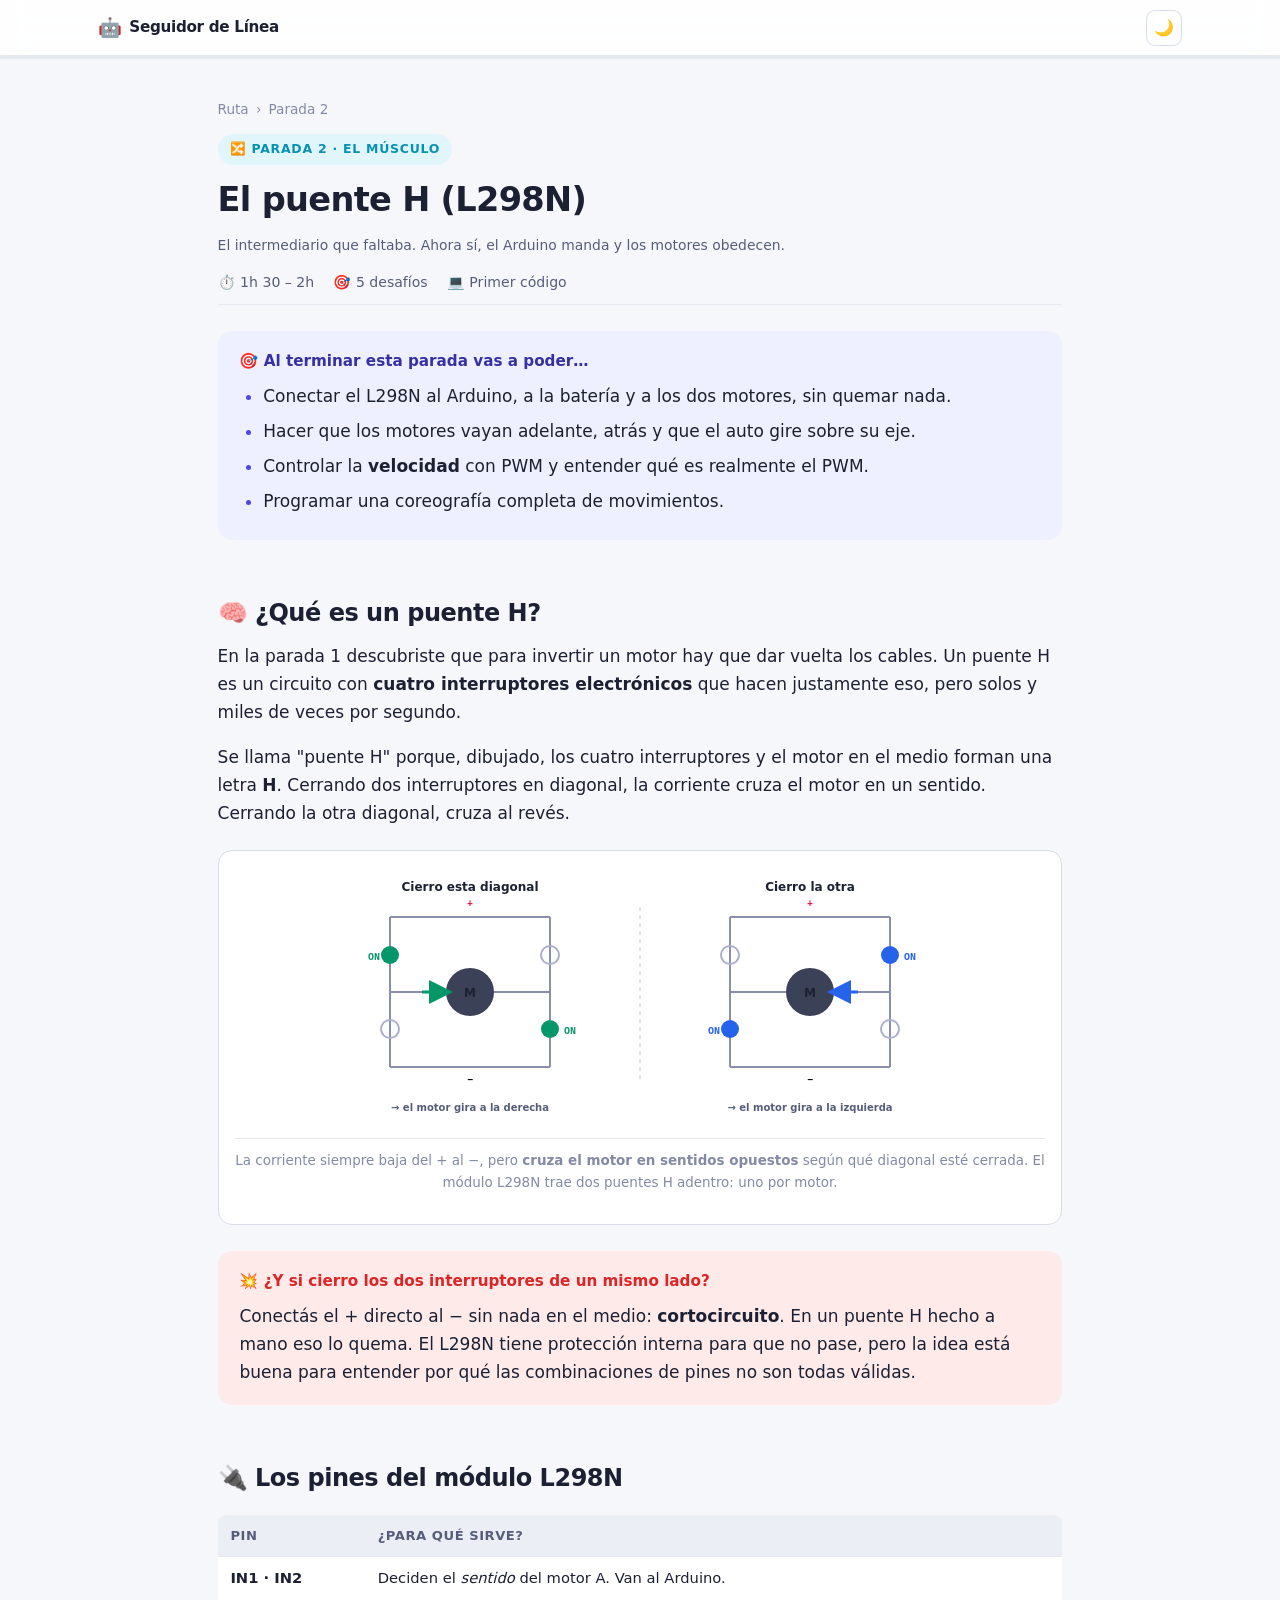
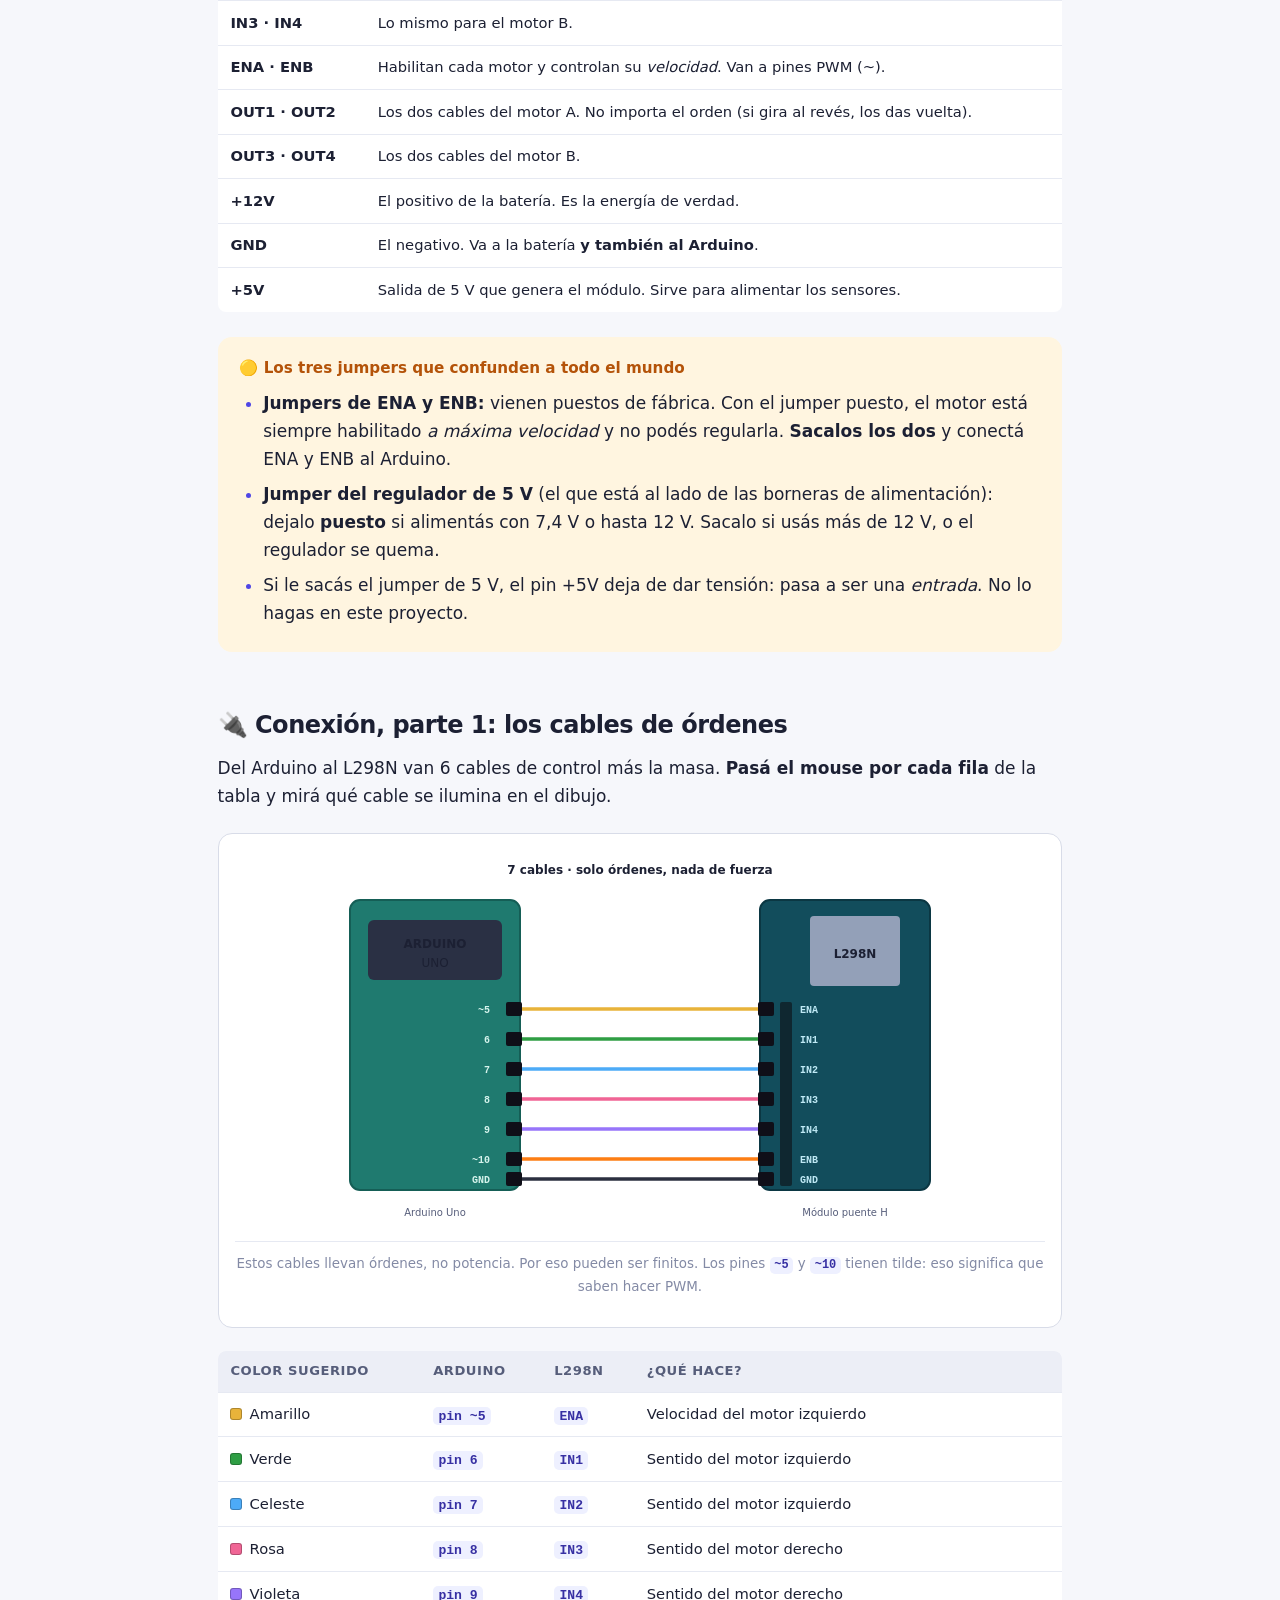
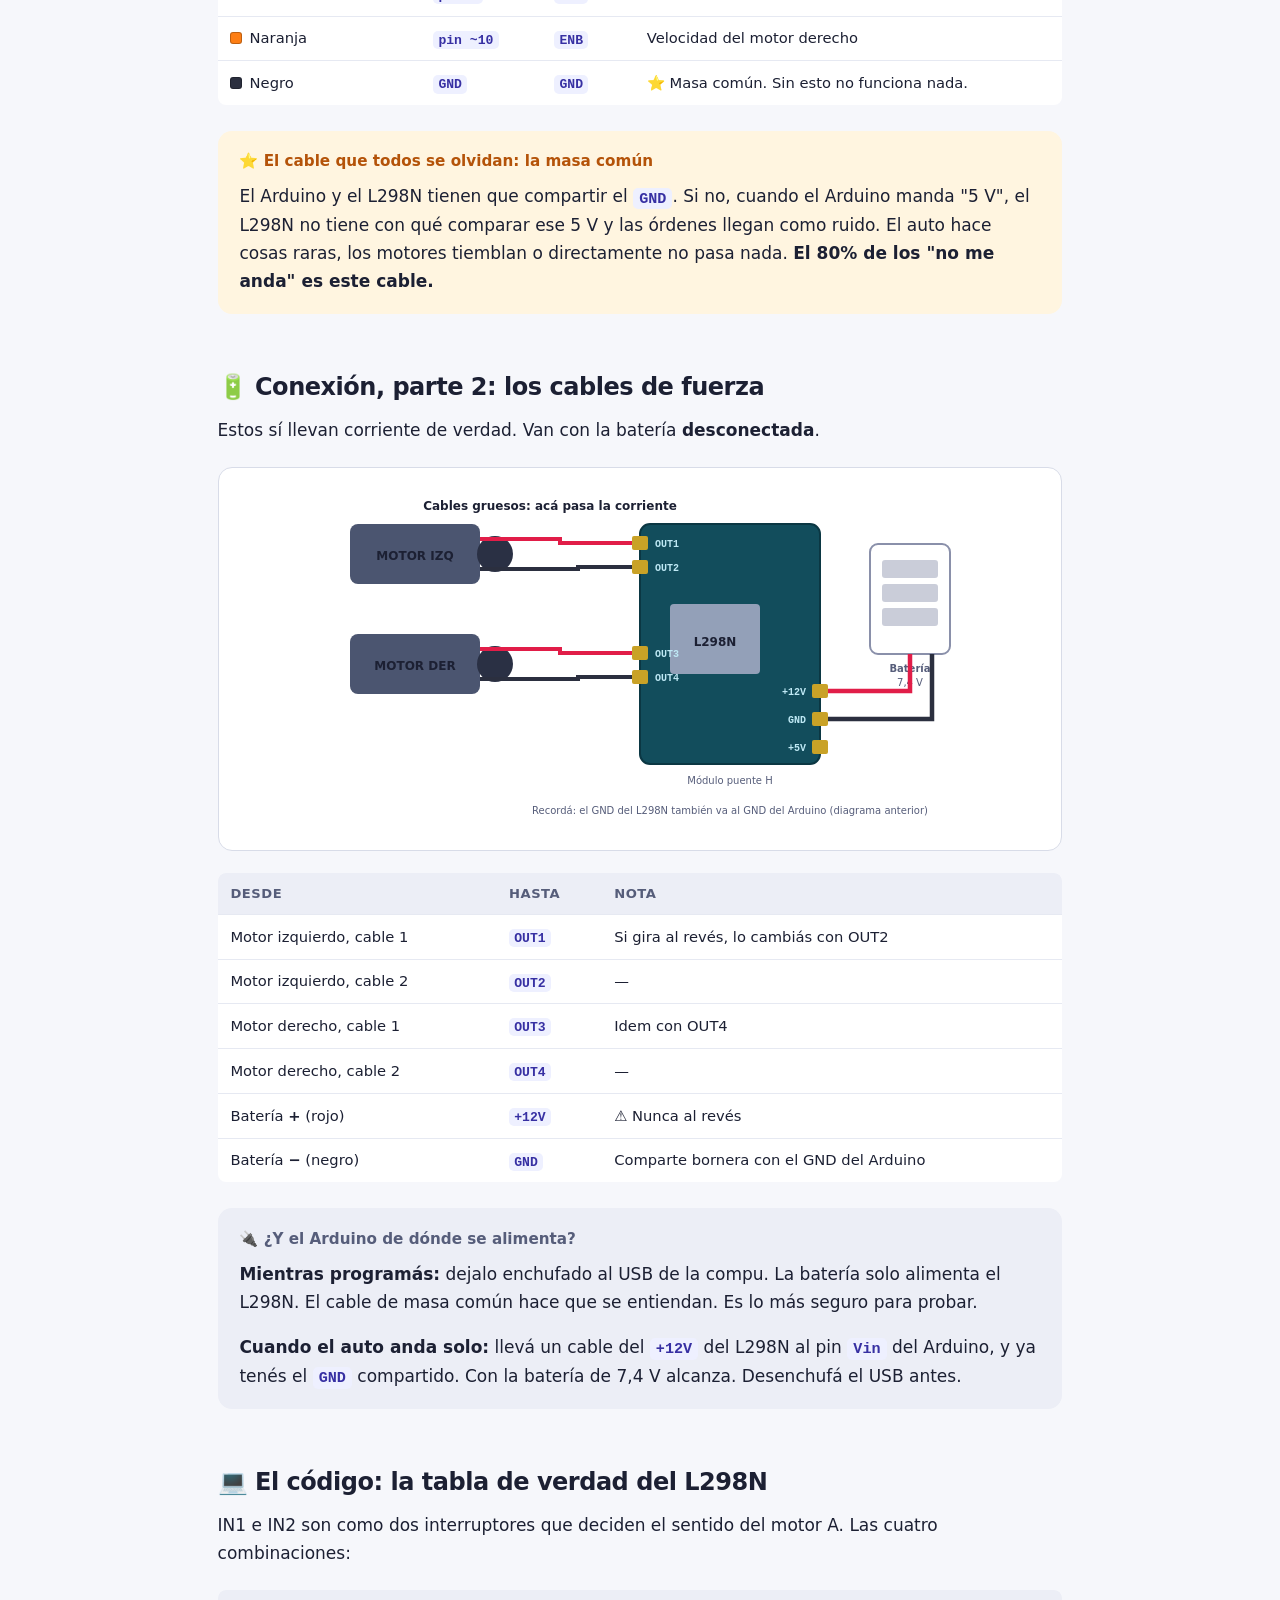
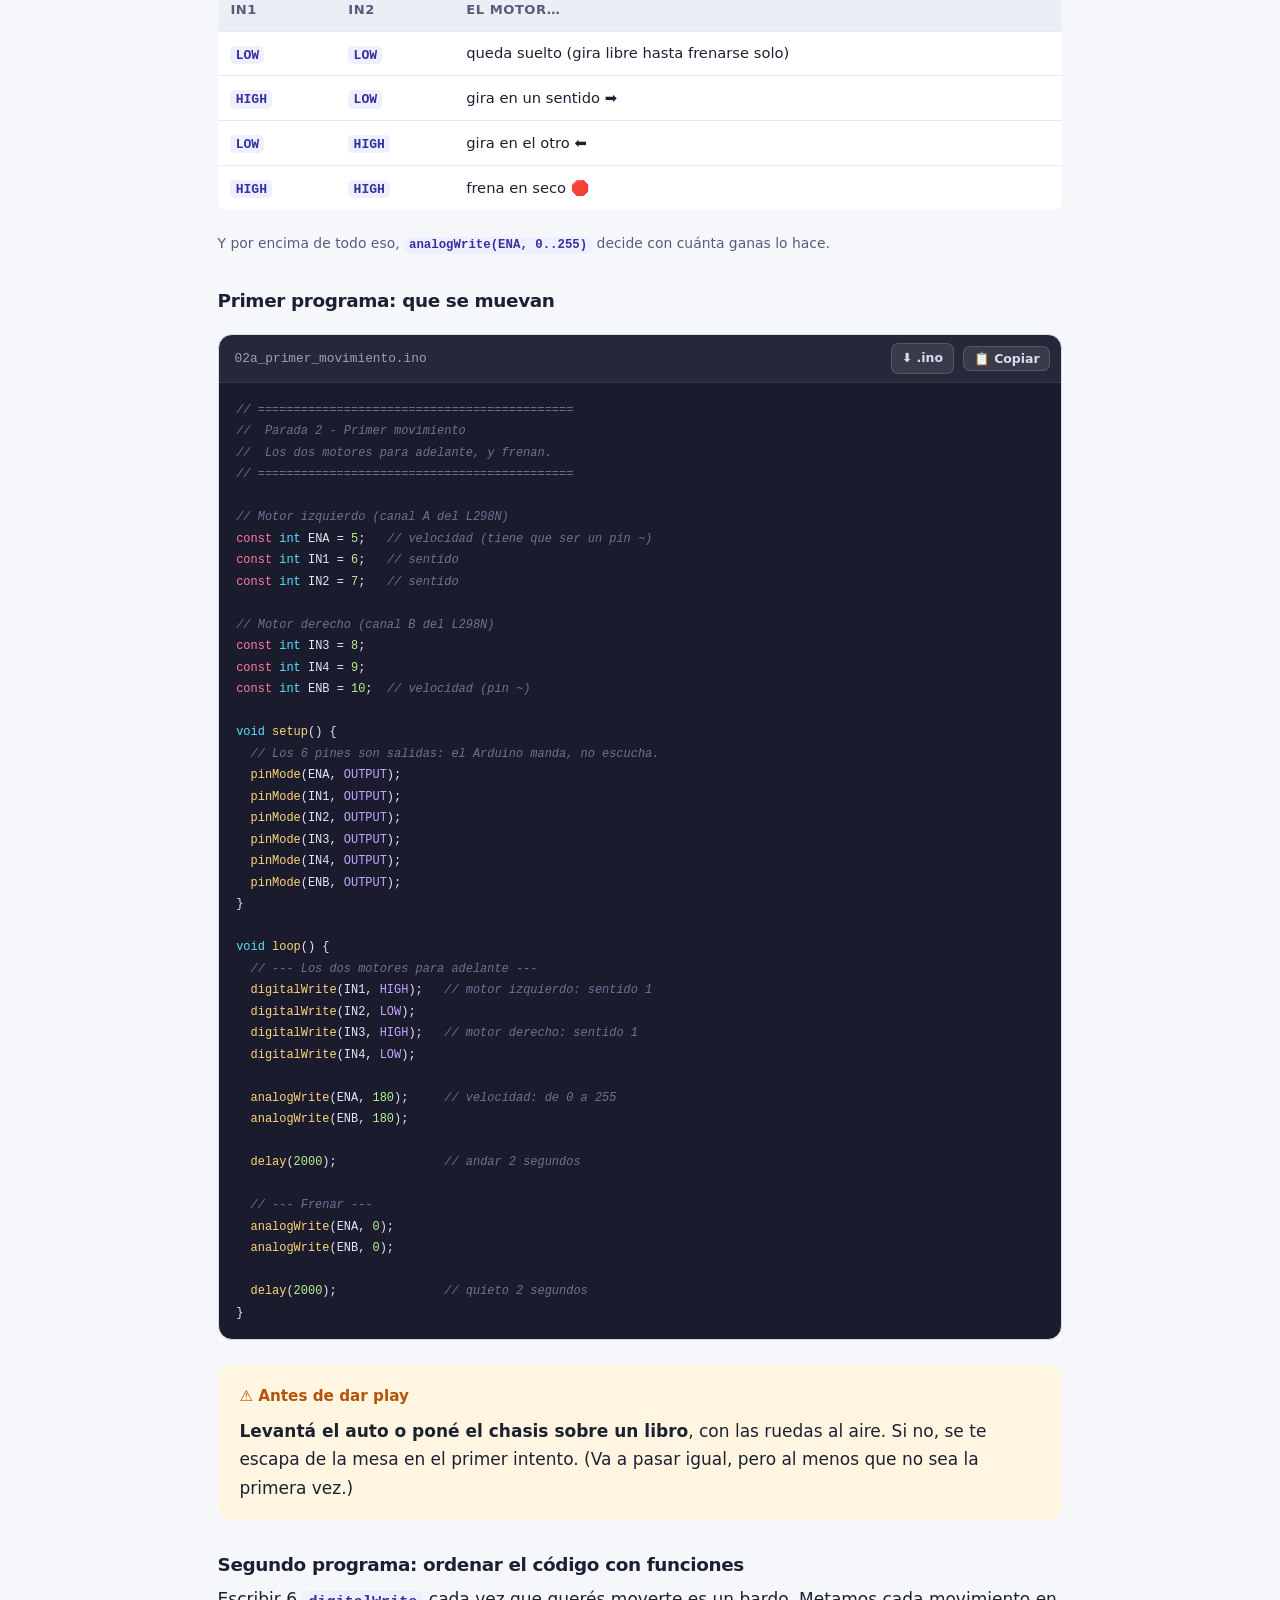
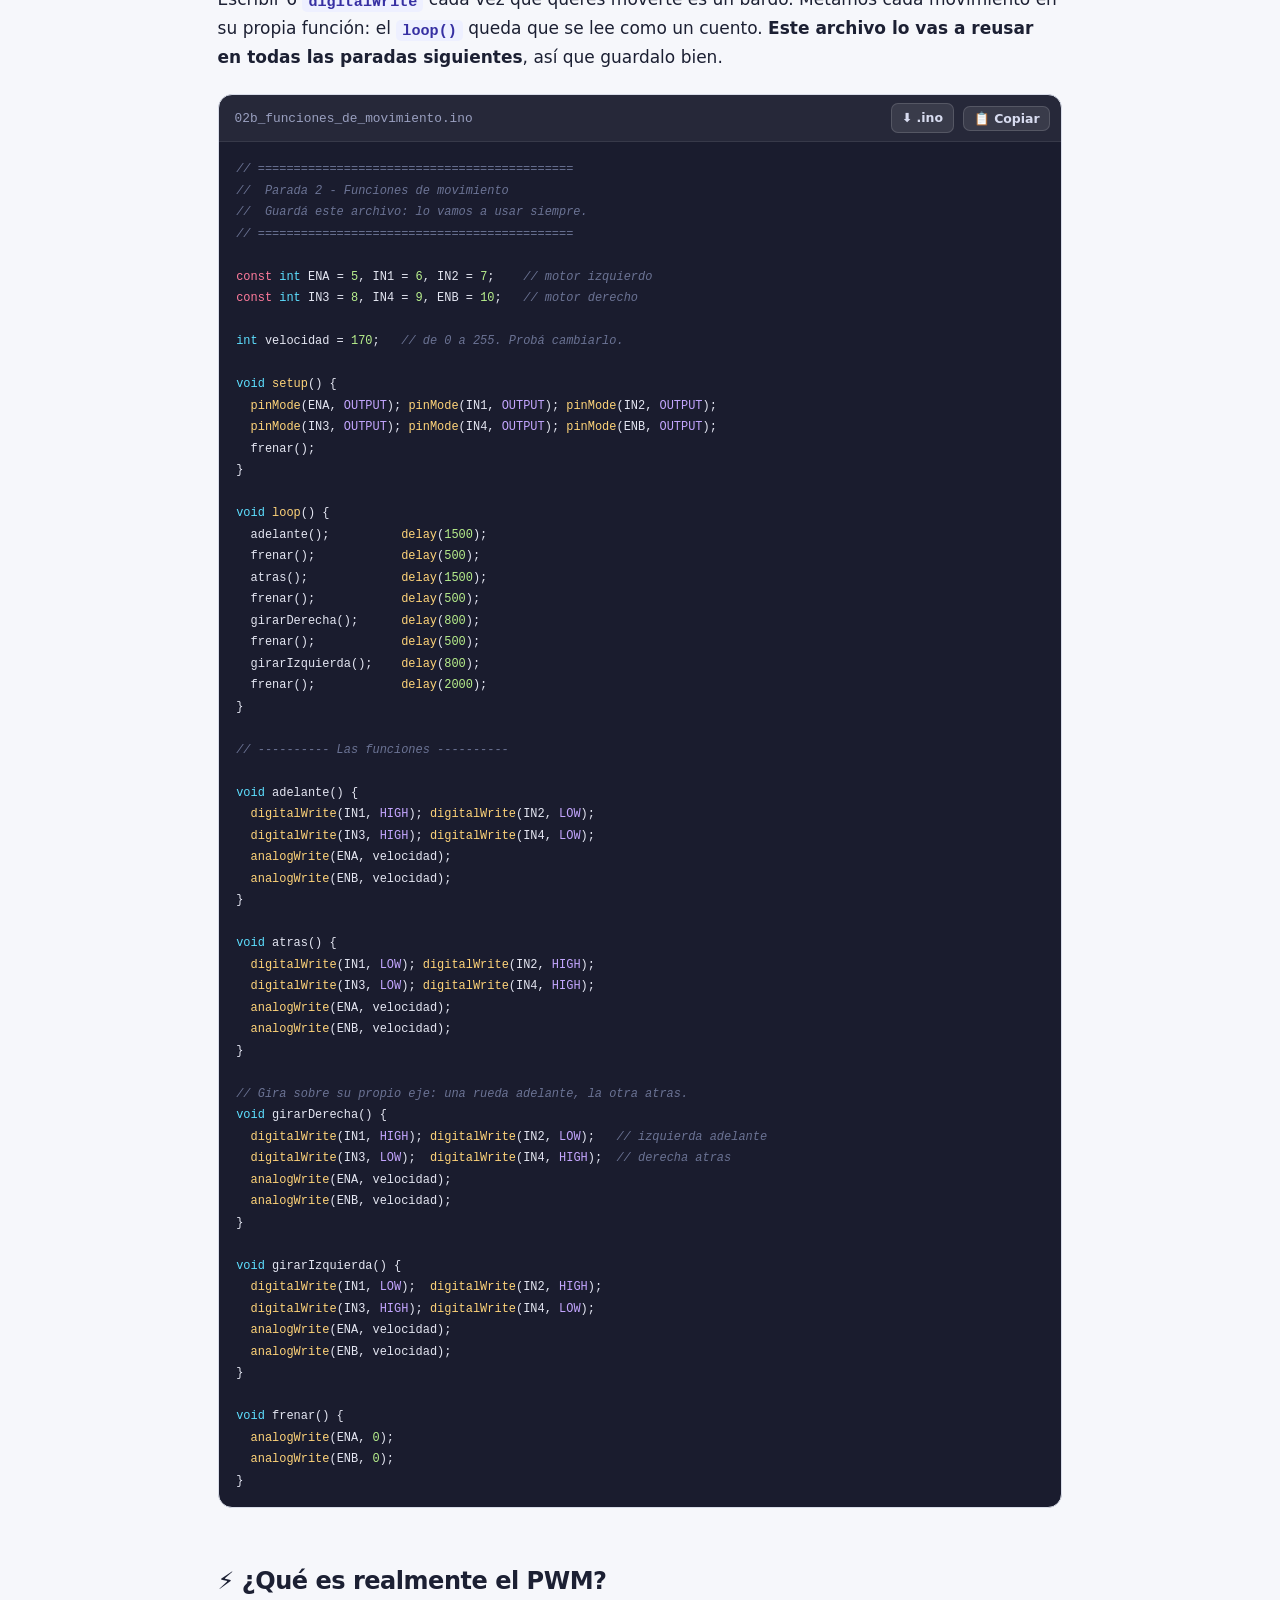
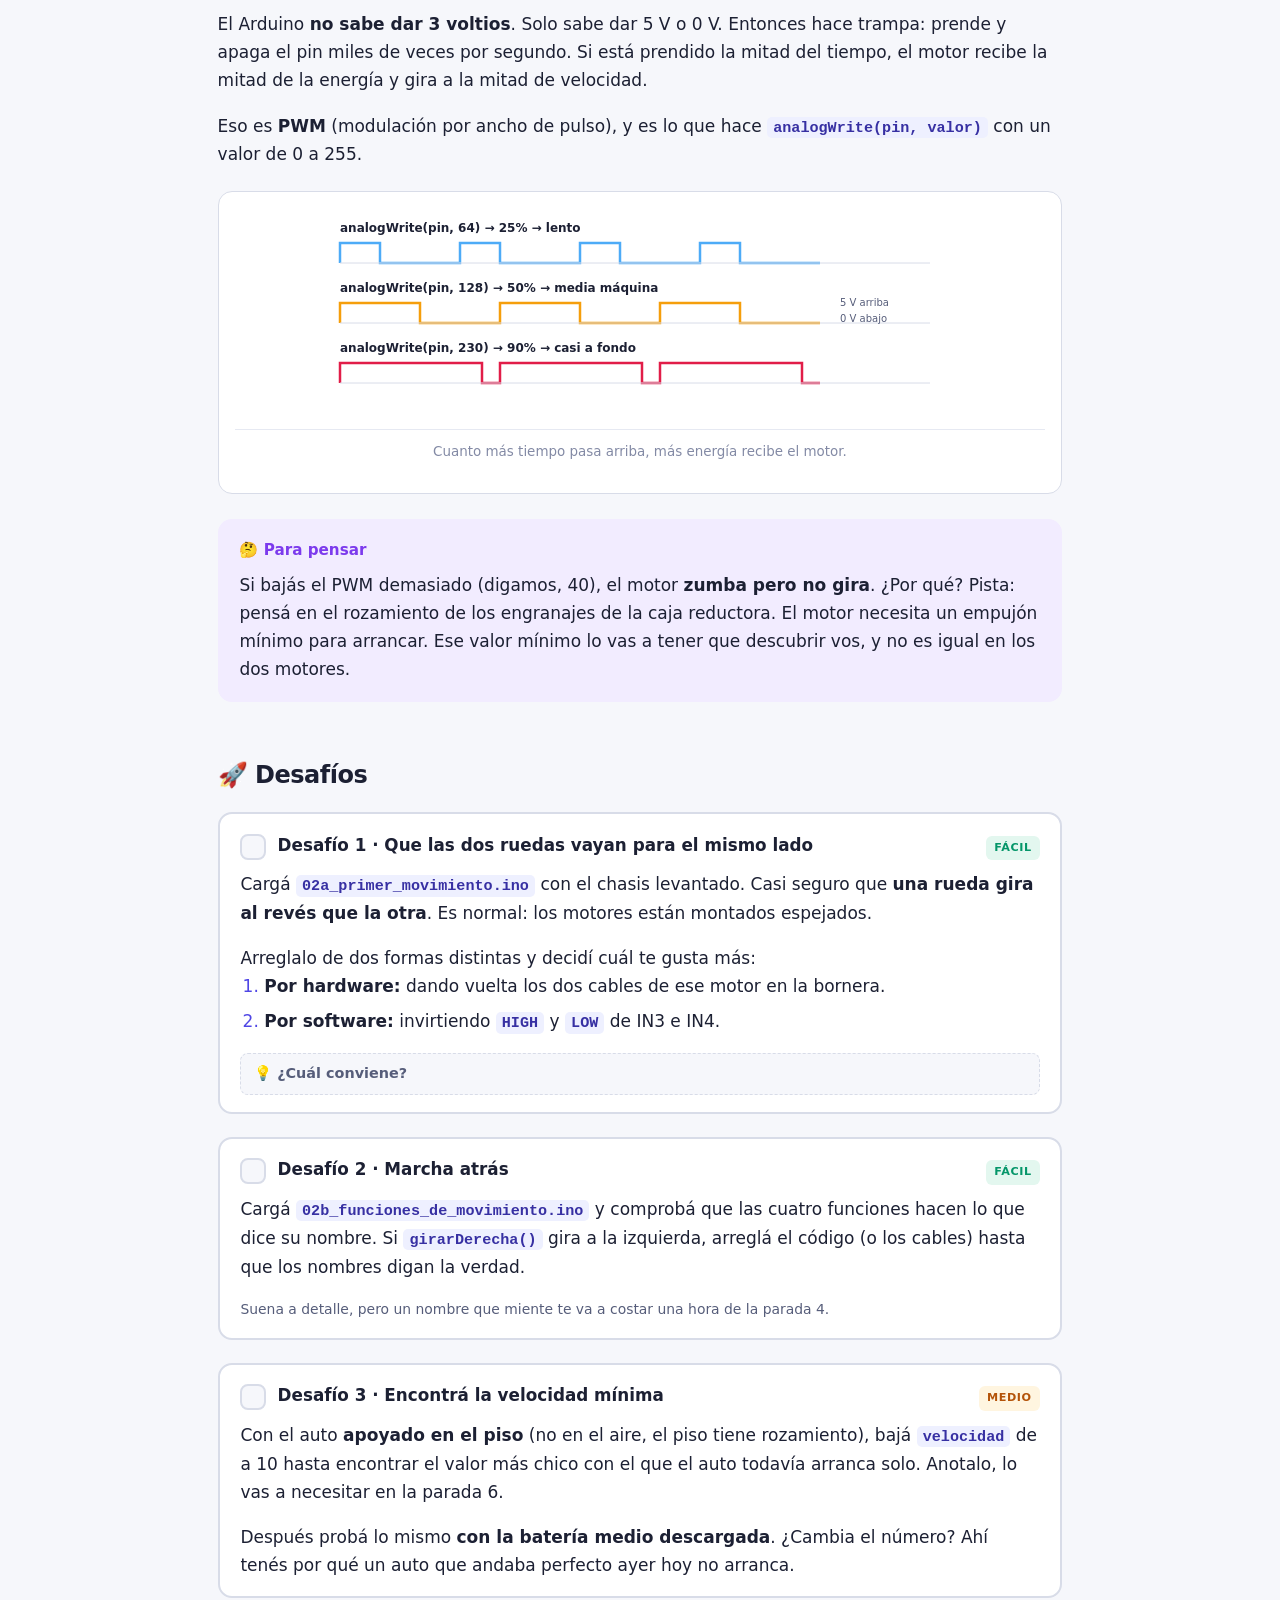
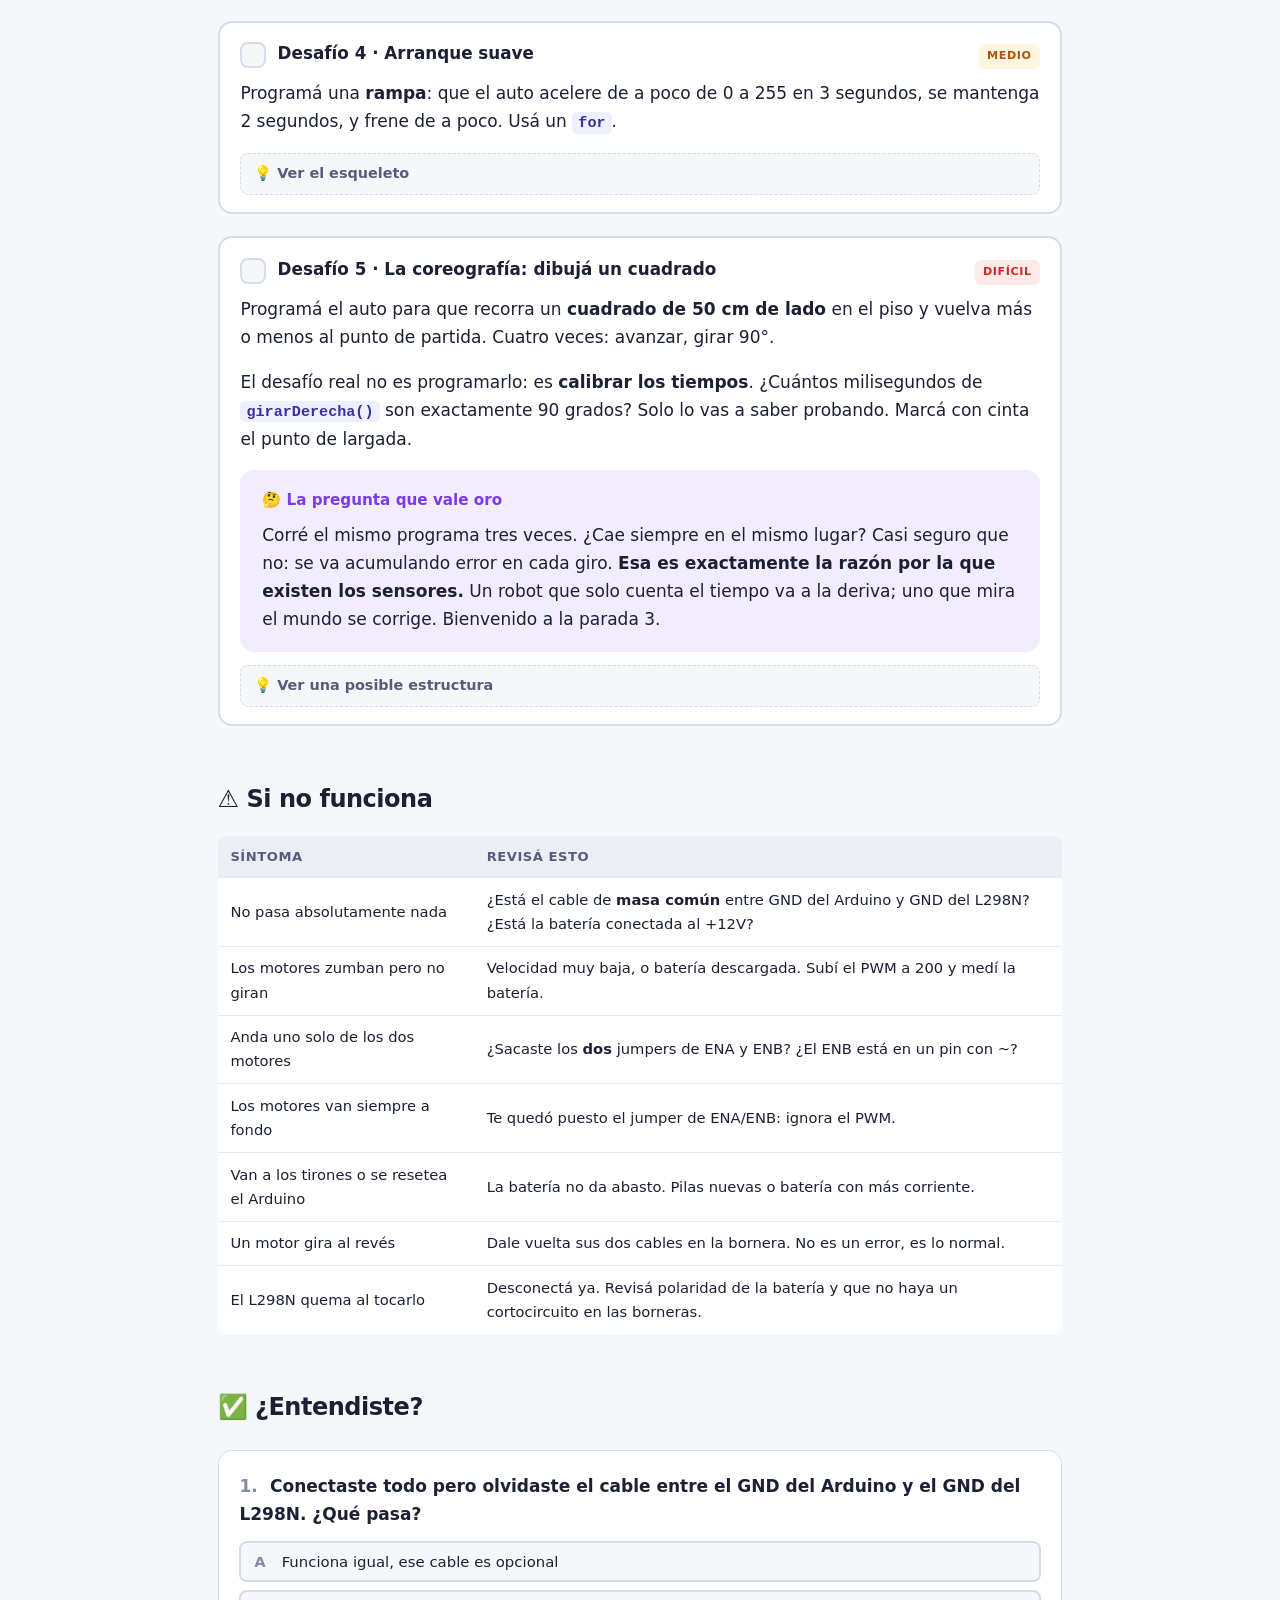
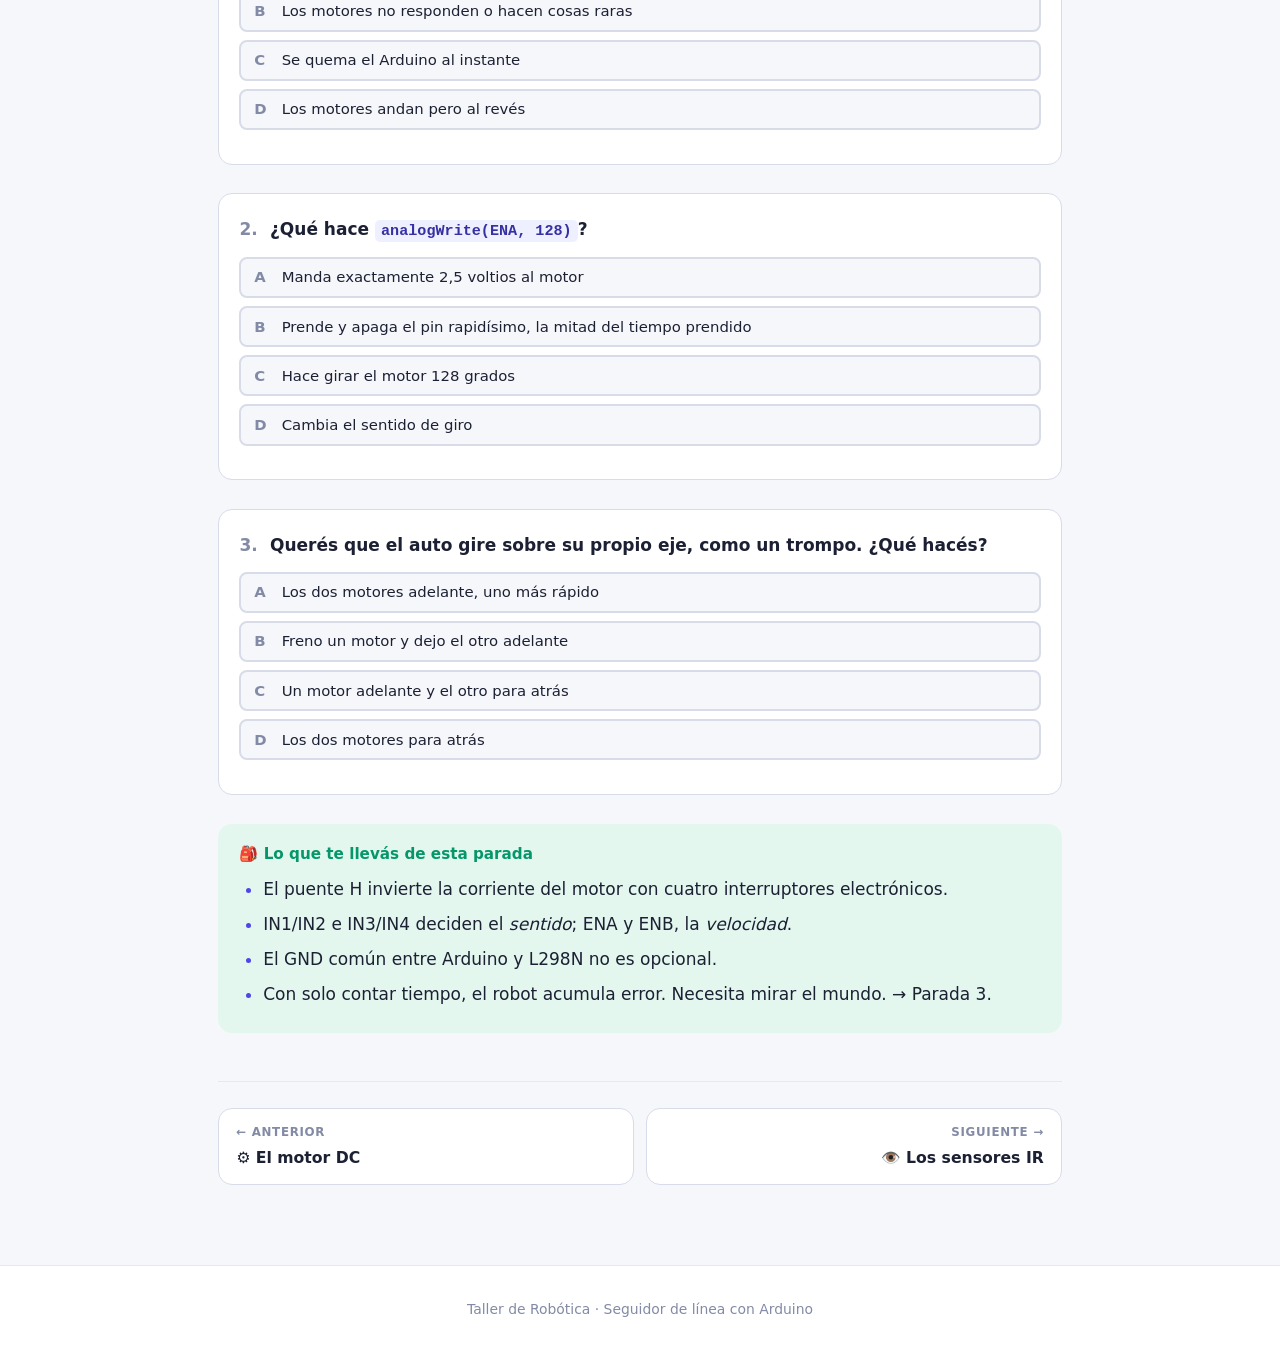
<file: 02-puente-h.html>
<!DOCTYPE html>
<html lang="es">
<head>
<meta charset="utf-8">
<meta name="viewport" content="width=device-width, initial-scale=1">
<title>Parada 2 · El puente H L298N — Seguidor de Línea</title>
<meta name="description" content="Cómo conectar y programar el módulo L298N para mover dos motores DC: adelante, atrás, girar y controlar la velocidad con PWM.">
<link rel="stylesheet" href="assets/css/estilo.css">
<link rel="icon" href="data:image/svg+xml,<svg xmlns='http://www.w3.org/2000/svg' viewBox='0 0 100 100'><text y='.9em' font-size='90'>🔀</text></svg>">
</head>
<body data-parada="2" data-color="puente">

<header class="barra">
  <div class="barra-int">
    <a class="marca" href="index.html"><span class="marca-icono">🤖</span> Seguidor de Línea</a>
    <div class="barra-sep"></div>
    <button class="btn-icono" id="btn-tema" type="button" aria-label="Cambiar tema">🌙</button>
  </div>
  <div class="progreso-barra"><div class="progreso-relleno"></div></div>
</header>

<main class="envoltorio">

  <div class="cabecera-parada">
    <div class="migas"><a href="index.html">Ruta</a> <span>›</span> <span>Parada 2</span></div>
    <span class="etiqueta-parada">🔀 Parada 2 · El músculo</span>
    <h1>El puente H (L298N)</h1>
    <p class="bajada chico">
      El intermediario que faltaba. Ahora sí, el Arduino manda y los motores obedecen.
    </p>
    <div class="meta-parada">
      <span>⏱️ 1h 30 – 2h</span>
      <span>🎯 5 desafíos</span>
      <span>💻 Primer código</span>
    </div>
  </div>

  <div class="bloque b-objetivo">
    <div class="bloque-titulo">🎯 Al terminar esta parada vas a poder…</div>
    <ul style="margin-bottom:0">
      <li>Conectar el L298N al Arduino, a la batería y a los dos motores, sin quemar nada.</li>
      <li>Hacer que los motores vayan adelante, atrás y que el auto gire sobre su eje.</li>
      <li>Controlar la <strong>velocidad</strong> con PWM y entender qué es realmente el PWM.</li>
      <li>Programar una coreografía completa de movimientos.</li>
    </ul>
  </div>

  <h2>🧠 ¿Qué es un puente H?</h2>
  <p>
    En la parada 1 descubriste que para invertir un motor hay que dar vuelta los cables. Un puente H
    es un circuito con <strong>cuatro interruptores electrónicos</strong> que hacen justamente eso,
    pero solos y miles de veces por segundo.
  </p>
  <p>
    Se llama "puente H" porque, dibujado, los cuatro interruptores y el motor en el medio forman una
    letra <strong>H</strong>. Cerrando dos interruptores en diagonal, la corriente cruza el motor en
    un sentido. Cerrando la otra diagonal, cruza al revés.
  </p>

  <div class="diagrama">
    <svg viewBox="0 0 620 260" width="620" height="260" role="img"
         aria-label="Esquema de un puente H: cuatro interruptores en forma de H con el motor en el medio">
      <!-- caso 1 -->
      <g>
        <text x="140" y="24" text-anchor="middle" class="txt-svg" font-weight="700">Cierro esta diagonal</text>
        <text x="140" y="244" text-anchor="middle" class="txt-svg-chico" fill="#059669"
              font-weight="700">→ el motor gira a la derecha</text>

        <line x1="60" y1="50" x2="220" y2="50" stroke="#8a90aa" stroke-width="2"/>
        <line x1="60" y1="200" x2="220" y2="200" stroke="#8a90aa" stroke-width="2"/>
        <line x1="60" y1="50" x2="60" y2="200" stroke="#8a90aa" stroke-width="2"/>
        <line x1="220" y1="50" x2="220" y2="200" stroke="#8a90aa" stroke-width="2"/>
        <line x1="60" y1="125" x2="220" y2="125" stroke="#8a90aa" stroke-width="2"/>

        <circle cx="140" cy="125" r="24" fill="#3b4157"/>
        <text x="140" y="130" text-anchor="middle" class="txt-svg" font-size="13"
              font-weight="800" fill="#fff">M</text>

        <circle cx="60" cy="88" r="9" fill="#059669"/><text x="38" y="93" class="txt-pin" fill="#059669">ON</text>
        <circle cx="220" cy="88" r="9" fill="none" stroke="#a9b0c8" stroke-width="2"/>
        <circle cx="60" cy="162" r="9" fill="none" stroke="#a9b0c8" stroke-width="2"/>
        <circle cx="220" cy="162" r="9" fill="#059669"/><text x="234" y="167" class="txt-pin" fill="#059669">ON</text>

        <path d="M92 125 L120 125" stroke="#059669" stroke-width="3" marker-end="url(#fl2)"/>
        <text x="140" y="40" text-anchor="middle" class="txt-pin" fill="#e11d48">+</text>
        <text x="140" y="216" text-anchor="middle" class="txt-pin">−</text>
      </g>

      <line x1="310" y1="40" x2="310" y2="215" stroke="#d8dce8" stroke-width="1.5" stroke-dasharray="4 4"/>

      <!-- caso 2 -->
      <g transform="translate(340,0)">
        <text x="140" y="24" text-anchor="middle" class="txt-svg" font-weight="700">Cierro la otra</text>
        <text x="140" y="244" text-anchor="middle" class="txt-svg-chico" fill="#2563eb"
              font-weight="700">→ el motor gira a la izquierda</text>

        <line x1="60" y1="50" x2="220" y2="50" stroke="#8a90aa" stroke-width="2"/>
        <line x1="60" y1="200" x2="220" y2="200" stroke="#8a90aa" stroke-width="2"/>
        <line x1="60" y1="50" x2="60" y2="200" stroke="#8a90aa" stroke-width="2"/>
        <line x1="220" y1="50" x2="220" y2="200" stroke="#8a90aa" stroke-width="2"/>
        <line x1="60" y1="125" x2="220" y2="125" stroke="#8a90aa" stroke-width="2"/>

        <circle cx="140" cy="125" r="24" fill="#3b4157"/>
        <text x="140" y="130" text-anchor="middle" class="txt-svg" font-size="13"
              font-weight="800" fill="#fff">M</text>

        <circle cx="60" cy="88" r="9" fill="none" stroke="#a9b0c8" stroke-width="2"/>
        <circle cx="220" cy="88" r="9" fill="#2563eb"/><text x="234" y="93" class="txt-pin" fill="#2563eb">ON</text>
        <circle cx="60" cy="162" r="9" fill="#2563eb"/><text x="38" y="167" class="txt-pin" fill="#2563eb">ON</text>
        <circle cx="220" cy="162" r="9" fill="none" stroke="#a9b0c8" stroke-width="2"/>

        <path d="M188 125 L160 125" stroke="#2563eb" stroke-width="3" marker-end="url(#fl2)"/>
        <text x="140" y="40" text-anchor="middle" class="txt-pin" fill="#e11d48">+</text>
        <text x="140" y="216" text-anchor="middle" class="txt-pin">−</text>
      </g>

      <defs>
        <marker id="fl2" markerWidth="8" markerHeight="8" refX="7" refY="4" orient="auto">
          <path d="M0 0 L8 4 L0 8 z" fill="context-stroke"/>
        </marker>
      </defs>
    </svg>
    <p class="diagrama-pie">
      La corriente siempre baja del + al −, pero <strong>cruza el motor en sentidos opuestos</strong>
      según qué diagonal esté cerrada. El módulo L298N trae dos puentes H adentro: uno por motor.
    </p>
  </div>

  <div class="bloque b-peligro">
    <div class="bloque-titulo">💥 ¿Y si cierro los dos interruptores de un mismo lado?</div>
    <p style="margin-bottom:0">
      Conectás el + directo al − sin nada en el medio: <strong>cortocircuito</strong>. En un puente H
      hecho a mano eso lo quema. El L298N tiene protección interna para que no pase, pero la idea
      está buena para entender por qué las combinaciones de pines no son todas válidas.
    </p>
  </div>

  <h2>🔌 Los pines del módulo L298N</h2>

  <div class="tabla-envase">
    <table>
      <thead><tr><th>Pin</th><th>¿Para qué sirve?</th></tr></thead>
      <tbody>
        <tr><td><strong>IN1 · IN2</strong></td><td>Deciden el <em>sentido</em> del motor A. Van al Arduino.</td></tr>
        <tr><td><strong>IN3 · IN4</strong></td><td>Lo mismo para el motor B.</td></tr>
        <tr><td><strong>ENA · ENB</strong></td><td>Habilitan cada motor y controlan su <em>velocidad</em>. Van a pines PWM (~).</td></tr>
        <tr><td><strong>OUT1 · OUT2</strong></td><td>Los dos cables del motor A. No importa el orden (si gira al revés, los das vuelta).</td></tr>
        <tr><td><strong>OUT3 · OUT4</strong></td><td>Los dos cables del motor B.</td></tr>
        <tr><td><strong>+12V</strong></td><td>El positivo de la batería. Es la energía de verdad.</td></tr>
        <tr><td><strong>GND</strong></td><td>El negativo. Va a la batería <strong>y también al Arduino</strong>.</td></tr>
        <tr><td><strong>+5V</strong></td><td>Salida de 5 V que genera el módulo. Sirve para alimentar los sensores.</td></tr>
      </tbody>
    </table>
  </div>

  <div class="bloque b-ojo">
    <div class="bloque-titulo">🟡 Los tres jumpers que confunden a todo el mundo</div>
    <ul style="margin-bottom:0">
      <li><strong>Jumpers de ENA y ENB:</strong> vienen puestos de fábrica. Con el jumper puesto, el
        motor está siempre habilitado <em>a máxima velocidad</em> y no podés regularla.
        <strong>Sacalos los dos</strong> y conectá ENA y ENB al Arduino.</li>
      <li><strong>Jumper del regulador de 5 V</strong> (el que está al lado de las borneras de
        alimentación): dejalo <strong>puesto</strong> si alimentás con 7,4 V o hasta 12 V. Sacalo si
        usás más de 12 V, o el regulador se quema.</li>
      <li>Si le sacás el jumper de 5 V, el pin +5V deja de dar tensión: pasa a ser una
        <em>entrada</em>. No lo hagas en este proyecto.</li>
    </ul>
  </div>

  <h2>🔌 Conexión, parte 1: los cables de órdenes</h2>
  <p>
    Del Arduino al L298N van 6 cables de control más la masa. <strong>Pasá el mouse por cada fila</strong>
    de la tabla y mirá qué cable se ilumina en el dibujo.
  </p>

  <div class="diagrama" id="diag-control">
    <svg viewBox="0 0 660 380" width="660" height="380" role="img"
         aria-label="Diagrama de conexión entre Arduino y L298N">
      <!-- Arduino -->
      <g class="pieza">
        <rect x="40" y="50" width="170" height="290" rx="10" fill="#1f7a6f" stroke="#155e56" stroke-width="2"/>
        <rect x="58" y="70" width="134" height="60" rx="6" fill="#2a3044"/>
        <text x="125" y="98" text-anchor="middle" class="txt-svg" font-size="13"
              font-weight="800" fill="#9fe8dc">ARDUINO</text>
        <text x="125" y="117" text-anchor="middle" class="txt-svg" font-size="11" fill="#9fe8dc">UNO</text>
      </g>
      <text x="125" y="366" text-anchor="middle" class="txt-svg-chico">Arduino Uno</text>

      <!-- pines Arduino -->
      <g>
        <rect x="196" y="152" width="16" height="14" rx="2" fill="#0f0f18"/><text x="180" y="163" text-anchor="end" class="txt-pin" fill="#d5f3ec">~5</text>
        <rect x="196" y="182" width="16" height="14" rx="2" fill="#0f0f18"/><text x="180" y="193" text-anchor="end" class="txt-pin" fill="#d5f3ec">6</text>
        <rect x="196" y="212" width="16" height="14" rx="2" fill="#0f0f18"/><text x="180" y="223" text-anchor="end" class="txt-pin" fill="#d5f3ec">7</text>
        <rect x="196" y="242" width="16" height="14" rx="2" fill="#0f0f18"/><text x="180" y="253" text-anchor="end" class="txt-pin" fill="#d5f3ec">8</text>
        <rect x="196" y="272" width="16" height="14" rx="2" fill="#0f0f18"/><text x="180" y="283" text-anchor="end" class="txt-pin" fill="#d5f3ec">9</text>
        <rect x="196" y="302" width="16" height="14" rx="2" fill="#0f0f18"/><text x="180" y="313" text-anchor="end" class="txt-pin" fill="#d5f3ec">~10</text>
        <rect x="196" y="322" width="16" height="14" rx="2" fill="#0f0f18"/><text x="180" y="333" text-anchor="end" class="txt-pin" fill="#d5f3ec">GND</text>
      </g>

      <!-- L298N -->
      <g class="pieza">
        <rect x="450" y="50" width="170" height="290" rx="10" fill="#124d5c" stroke="#0b3743" stroke-width="2"/>
        <rect x="500" y="66" width="90" height="70" rx="4" fill="#93a0b8"/>
        <text x="545" y="108" text-anchor="middle" class="txt-svg" font-size="11"
              font-weight="700" fill="#2a3044">L298N</text>
        <rect x="470" y="152" width="12" height="184" rx="2" fill="#0f2730"/>
      </g>
      <text x="535" y="366" text-anchor="middle" class="txt-svg-chico">Módulo puente H</text>

      <!-- pines L298N -->
      <g>
        <rect x="448" y="152" width="16" height="14" rx="2" fill="#0f0f18"/><text x="490" y="163" class="txt-pin" fill="#bfe9f5">ENA</text>
        <rect x="448" y="182" width="16" height="14" rx="2" fill="#0f0f18"/><text x="490" y="193" class="txt-pin" fill="#bfe9f5">IN1</text>
        <rect x="448" y="212" width="16" height="14" rx="2" fill="#0f0f18"/><text x="490" y="223" class="txt-pin" fill="#bfe9f5">IN2</text>
        <rect x="448" y="242" width="16" height="14" rx="2" fill="#0f0f18"/><text x="490" y="253" class="txt-pin" fill="#bfe9f5">IN3</text>
        <rect x="448" y="272" width="16" height="14" rx="2" fill="#0f0f18"/><text x="490" y="283" class="txt-pin" fill="#bfe9f5">IN4</text>
        <rect x="448" y="302" width="16" height="14" rx="2" fill="#0f0f18"/><text x="490" y="313" class="txt-pin" fill="#bfe9f5">ENB</text>
        <rect x="448" y="322" width="16" height="14" rx="2" fill="#0f0f18"/><text x="490" y="333" class="txt-pin" fill="#bfe9f5">GND</text>
      </g>

      <!-- cables -->
      <path class="cable" data-cable="ena" d="M212 159 L448 159" stroke="#e8b33a" stroke-width="3.5" fill="none"/>
      <path class="cable" data-cable="in1" d="M212 189 L448 189" stroke="#2f9e44" stroke-width="3.5" fill="none"/>
      <path class="cable" data-cable="in2" d="M212 219 L448 219" stroke="#4dabf7" stroke-width="3.5" fill="none"/>
      <path class="cable" data-cable="in3" d="M212 249 L448 249" stroke="#f06595" stroke-width="3.5" fill="none"/>
      <path class="cable" data-cable="in4" d="M212 279 L448 279" stroke="#9775fa" stroke-width="3.5" fill="none"/>
      <path class="cable" data-cable="enb" d="M212 309 L448 309" stroke="#fd7e14" stroke-width="3.5" fill="none"/>
      <path class="cable" data-cable="gnd" d="M212 329 L448 329" stroke="#2b2f3f" stroke-width="3.5" fill="none"/>

      <text x="330" y="24" text-anchor="middle" class="txt-svg" font-size="12" font-weight="700">
        7 cables · solo órdenes, nada de fuerza</text>
    </svg>
    <p class="diagrama-pie">
      Estos cables llevan órdenes, no potencia. Por eso pueden ser finitos.
      Los pines <code>~5</code> y <code>~10</code> tienen tilde: eso significa que saben hacer PWM.
    </p>
  </div>

  <div class="tabla-envase">
    <table class="tabla-cables" data-diagrama="diag-control">
      <thead><tr><th>Color sugerido</th><th>Arduino</th><th>L298N</th><th>¿Qué hace?</th></tr></thead>
      <tbody>
        <tr data-cable="ena"><td><span class="punto-cable" style="background:#e8b33a"></span>Amarillo</td><td><code>pin ~5</code></td><td><code>ENA</code></td><td>Velocidad del motor izquierdo</td></tr>
        <tr data-cable="in1"><td><span class="punto-cable" style="background:#2f9e44"></span>Verde</td><td><code>pin 6</code></td><td><code>IN1</code></td><td>Sentido del motor izquierdo</td></tr>
        <tr data-cable="in2"><td><span class="punto-cable" style="background:#4dabf7"></span>Celeste</td><td><code>pin 7</code></td><td><code>IN2</code></td><td>Sentido del motor izquierdo</td></tr>
        <tr data-cable="in3"><td><span class="punto-cable" style="background:#f06595"></span>Rosa</td><td><code>pin 8</code></td><td><code>IN3</code></td><td>Sentido del motor derecho</td></tr>
        <tr data-cable="in4"><td><span class="punto-cable" style="background:#9775fa"></span>Violeta</td><td><code>pin 9</code></td><td><code>IN4</code></td><td>Sentido del motor derecho</td></tr>
        <tr data-cable="enb"><td><span class="punto-cable" style="background:#fd7e14"></span>Naranja</td><td><code>pin ~10</code></td><td><code>ENB</code></td><td>Velocidad del motor derecho</td></tr>
        <tr data-cable="gnd"><td><span class="punto-cable" style="background:#2b2f3f"></span>Negro</td><td><code>GND</code></td><td><code>GND</code></td><td>⭐ Masa común. Sin esto no funciona nada.</td></tr>
      </tbody>
    </table>
  </div>

  <div class="bloque b-ojo">
    <div class="bloque-titulo">⭐ El cable que todos se olvidan: la masa común</div>
    <p style="margin-bottom:0">
      El Arduino y el L298N tienen que compartir el <code>GND</code>. Si no, cuando el Arduino manda
      "5 V", el L298N no tiene con qué comparar ese 5 V y las órdenes llegan como ruido. El auto hace
      cosas raras, los motores tiemblan o directamente no pasa nada.
      <strong>El 80% de los "no me anda" es este cable.</strong>
    </p>
  </div>

  <h2>🔋 Conexión, parte 2: los cables de fuerza</h2>
  <p>Estos sí llevan corriente de verdad. Van con la batería <strong>desconectada</strong>.</p>

  <div class="diagrama" id="diag-fuerza">
    <svg viewBox="0 0 660 350" width="660" height="350" role="img"
         aria-label="Diagrama de alimentación del L298N y conexión de los motores">
      <!-- motores -->
      <g class="pieza">
        <rect x="40" y="40" width="130" height="60" rx="8" fill="#4b5570"/>
        <circle cx="185" cy="70" r="18" fill="#2a3044"/>
        <text x="105" y="76" text-anchor="middle" class="txt-svg" font-size="12" font-weight="700" fill="#fff">MOTOR IZQ</text>
      </g>
      <g class="pieza">
        <rect x="40" y="150" width="130" height="60" rx="8" fill="#4b5570"/>
        <circle cx="185" cy="180" r="18" fill="#2a3044"/>
        <text x="105" y="186" text-anchor="middle" class="txt-svg" font-size="12" font-weight="700" fill="#fff">MOTOR DER</text>
      </g>

      <!-- L298N -->
      <g class="pieza">
        <rect x="330" y="40" width="180" height="240" rx="10" fill="#124d5c" stroke="#0b3743" stroke-width="2"/>
        <rect x="360" y="120" width="90" height="70" rx="4" fill="#93a0b8"/>
        <text x="405" y="162" text-anchor="middle" class="txt-svg" font-size="11" font-weight="700" fill="#2a3044">L298N</text>
      </g>
      <text x="420" y="300" text-anchor="middle" class="txt-svg-chico">Módulo puente H</text>

      <!-- bornera salidas -->
      <rect x="322" y="52" width="16" height="14" rx="2" fill="#c9a227"/><text x="345" y="63" class="txt-pin" fill="#bfe9f5">OUT1</text>
      <rect x="322" y="76" width="16" height="14" rx="2" fill="#c9a227"/><text x="345" y="87" class="txt-pin" fill="#bfe9f5">OUT2</text>
      <rect x="322" y="162" width="16" height="14" rx="2" fill="#c9a227"/><text x="345" y="173" class="txt-pin" fill="#bfe9f5">OUT3</text>
      <rect x="322" y="186" width="16" height="14" rx="2" fill="#c9a227"/><text x="345" y="197" class="txt-pin" fill="#bfe9f5">OUT4</text>

      <!-- bornera alimentación -->
      <rect x="502" y="200" width="16" height="14" rx="2" fill="#c9a227"/><text x="496" y="211" text-anchor="end" class="txt-pin" fill="#bfe9f5">+12V</text>
      <rect x="502" y="228" width="16" height="14" rx="2" fill="#c9a227"/><text x="496" y="239" text-anchor="end" class="txt-pin" fill="#bfe9f5">GND</text>
      <rect x="502" y="256" width="16" height="14" rx="2" fill="#c9a227"/><text x="496" y="267" text-anchor="end" class="txt-pin" fill="#bfe9f5">+5V</text>

      <!-- batería -->
      <g class="pieza">
        <rect x="560" y="60" width="80" height="110" rx="8" fill="none" stroke="#8a90aa" stroke-width="2"/>
        <rect x="572" y="76" width="56" height="18" rx="3" fill="#8a90aa" opacity=".45"/>
        <rect x="572" y="100" width="56" height="18" rx="3" fill="#8a90aa" opacity=".45"/>
        <rect x="572" y="124" width="56" height="18" rx="3" fill="#8a90aa" opacity=".45"/>
        <text x="600" y="188" text-anchor="middle" class="txt-svg-chico" font-weight="700">Batería</text>
        <text x="600" y="202" text-anchor="middle" class="txt-svg-chico">7,4 V</text>
      </g>

      <!-- cables motores -->
      <path class="cable" data-cable="m-izq-a" d="M170 55 L250 55 L250 59 L322 59" stroke="#e11d48" stroke-width="4" fill="none"/>
      <path class="cable" data-cable="m-izq-b" d="M170 85 L268 85 L268 83 L322 83" stroke="#2b2f3f" stroke-width="4" fill="none"/>
      <path class="cable" data-cable="m-der-a" d="M170 165 L250 165 L250 169 L322 169" stroke="#e11d48" stroke-width="4" fill="none"/>
      <path class="cable" data-cable="m-der-b" d="M170 195 L268 195 L268 193 L322 193" stroke="#2b2f3f" stroke-width="4" fill="none"/>

      <!-- cables batería -->
      <path class="cable" data-cable="bat-mas" d="M600 170 L600 207 L518 207" stroke="#e11d48" stroke-width="4.5" fill="none"/>
      <path class="cable" data-cable="bat-menos" d="M622 170 L622 235 L518 235" stroke="#2b2f3f" stroke-width="4.5" fill="none"/>

      <text x="240" y="26" text-anchor="middle" class="txt-svg" font-size="12" font-weight="700">
        Cables gruesos: acá pasa la corriente</text>
      <text x="420" y="330" text-anchor="middle" class="txt-svg-chico">
        Recordá: el GND del L298N también va al GND del Arduino (diagrama anterior)</text>
    </svg>
  </div>

  <div class="tabla-envase">
    <table class="tabla-cables" data-diagrama="diag-fuerza">
      <thead><tr><th>Desde</th><th>Hasta</th><th>Nota</th></tr></thead>
      <tbody>
        <tr data-cable="m-izq-a"><td>Motor izquierdo, cable 1</td><td><code>OUT1</code></td><td>Si gira al revés, lo cambiás con OUT2</td></tr>
        <tr data-cable="m-izq-b"><td>Motor izquierdo, cable 2</td><td><code>OUT2</code></td><td>—</td></tr>
        <tr data-cable="m-der-a"><td>Motor derecho, cable 1</td><td><code>OUT3</code></td><td>Idem con OUT4</td></tr>
        <tr data-cable="m-der-b"><td>Motor derecho, cable 2</td><td><code>OUT4</code></td><td>—</td></tr>
        <tr data-cable="bat-mas"><td>Batería <strong>+</strong> (rojo)</td><td><code>+12V</code></td><td>⚠️ Nunca al revés</td></tr>
        <tr data-cable="bat-menos"><td>Batería <strong>−</strong> (negro)</td><td><code>GND</code></td><td>Comparte bornera con el GND del Arduino</td></tr>
      </tbody>
    </table>
  </div>

  <div class="bloque b-dato">
    <div class="bloque-titulo">🔌 ¿Y el Arduino de dónde se alimenta?</div>
    <p><strong>Mientras programás:</strong> dejalo enchufado al USB de la compu. La batería solo
      alimenta el L298N. El cable de masa común hace que se entiendan. Es lo más seguro para probar.</p>
    <p style="margin-bottom:0"><strong>Cuando el auto anda solo:</strong> llevá un cable del
      <code>+12V</code> del L298N al pin <code>Vin</code> del Arduino, y ya tenés el <code>GND</code>
      compartido. Con la batería de 7,4 V alcanza. Desenchufá el USB antes.</p>
  </div>

  <h2>💻 El código: la tabla de verdad del L298N</h2>
  <p>
    IN1 e IN2 son como dos interruptores que deciden el sentido del motor A. Las cuatro combinaciones:
  </p>

  <div class="tabla-envase">
    <table>
      <thead><tr><th>IN1</th><th>IN2</th><th>El motor…</th></tr></thead>
      <tbody>
        <tr><td><code>LOW</code></td><td><code>LOW</code></td><td>queda suelto (gira libre hasta frenarse solo)</td></tr>
        <tr><td><code>HIGH</code></td><td><code>LOW</code></td><td>gira en un sentido ➡️</td></tr>
        <tr><td><code>LOW</code></td><td><code>HIGH</code></td><td>gira en el otro ⬅️</td></tr>
        <tr><td><code>HIGH</code></td><td><code>HIGH</code></td><td>frena en seco 🛑</td></tr>
      </tbody>
    </table>
  </div>
  <p class="chico">Y por encima de todo eso, <code>analogWrite(ENA, 0..255)</code> decide con cuánta
    ganas lo hace.</p>

  <h3>Primer programa: que se muevan</h3>

  <div class="caja-codigo">
    <div class="codigo-cab">
      <span class="codigo-nombre">02a_primer_movimiento.ino</span>
      <a class="btn-bajar" href="codigo/02a_primer_movimiento.ino" download>⬇ .ino</a>
      <button class="btn-copiar" type="button">📋 Copiar</button>
    </div>
    <pre><code>// ============================================
//  Parada 2 - Primer movimiento
//  Los dos motores para adelante, y frenan.
// ============================================

// Motor izquierdo (canal A del L298N)
const int ENA = 5;   // velocidad (tiene que ser un pin ~)
const int IN1 = 6;   // sentido
const int IN2 = 7;   // sentido

// Motor derecho (canal B del L298N)
const int IN3 = 8;
const int IN4 = 9;
const int ENB = 10;  // velocidad (pin ~)

void setup() {
  // Los 6 pines son salidas: el Arduino manda, no escucha.
  pinMode(ENA, OUTPUT);
  pinMode(IN1, OUTPUT);
  pinMode(IN2, OUTPUT);
  pinMode(IN3, OUTPUT);
  pinMode(IN4, OUTPUT);
  pinMode(ENB, OUTPUT);
}

void loop() {
  // --- Los dos motores para adelante ---
  digitalWrite(IN1, HIGH);   // motor izquierdo: sentido 1
  digitalWrite(IN2, LOW);
  digitalWrite(IN3, HIGH);   // motor derecho: sentido 1
  digitalWrite(IN4, LOW);

  analogWrite(ENA, 180);     // velocidad: de 0 a 255
  analogWrite(ENB, 180);

  delay(2000);               // andar 2 segundos

  // --- Frenar ---
  analogWrite(ENA, 0);
  analogWrite(ENB, 0);

  delay(2000);               // quieto 2 segundos
}</code></pre>
  </div>

  <div class="bloque b-ojo">
    <div class="bloque-titulo">⚠️ Antes de dar play</div>
    <p style="margin-bottom:0">
      <strong>Levantá el auto o poné el chasis sobre un libro</strong>, con las ruedas al aire. Si no,
      se te escapa de la mesa en el primer intento. (Va a pasar igual, pero al menos que no sea la primera vez.)
    </p>
  </div>

  <h3>Segundo programa: ordenar el código con funciones</h3>
  <p>
    Escribir 6 <code>digitalWrite</code> cada vez que querés moverte es un bardo. Metamos cada
    movimiento en su propia función: el <code>loop()</code> queda que se lee como un cuento.
    <strong>Este archivo lo vas a reusar en todas las paradas siguientes</strong>, así que guardalo bien.
  </p>

  <div class="caja-codigo">
    <div class="codigo-cab">
      <span class="codigo-nombre">02b_funciones_de_movimiento.ino</span>
      <a class="btn-bajar" href="codigo/02b_funciones_de_movimiento.ino" download>⬇ .ino</a>
      <button class="btn-copiar" type="button">📋 Copiar</button>
    </div>
    <pre><code>// ============================================
//  Parada 2 - Funciones de movimiento
//  Guardá este archivo: lo vamos a usar siempre.
// ============================================

const int ENA = 5, IN1 = 6, IN2 = 7;    // motor izquierdo
const int IN3 = 8, IN4 = 9, ENB = 10;   // motor derecho

int velocidad = 170;   // de 0 a 255. Probá cambiarlo.

void setup() {
  pinMode(ENA, OUTPUT); pinMode(IN1, OUTPUT); pinMode(IN2, OUTPUT);
  pinMode(IN3, OUTPUT); pinMode(IN4, OUTPUT); pinMode(ENB, OUTPUT);
  frenar();
}

void loop() {
  adelante();          delay(1500);
  frenar();            delay(500);
  atras();             delay(1500);
  frenar();            delay(500);
  girarDerecha();      delay(800);
  frenar();            delay(500);
  girarIzquierda();    delay(800);
  frenar();            delay(2000);
}

// ---------- Las funciones ----------

void adelante() {
  digitalWrite(IN1, HIGH); digitalWrite(IN2, LOW);
  digitalWrite(IN3, HIGH); digitalWrite(IN4, LOW);
  analogWrite(ENA, velocidad);
  analogWrite(ENB, velocidad);
}

void atras() {
  digitalWrite(IN1, LOW); digitalWrite(IN2, HIGH);
  digitalWrite(IN3, LOW); digitalWrite(IN4, HIGH);
  analogWrite(ENA, velocidad);
  analogWrite(ENB, velocidad);
}

// Gira sobre su propio eje: una rueda adelante, la otra atras.
void girarDerecha() {
  digitalWrite(IN1, HIGH); digitalWrite(IN2, LOW);   // izquierda adelante
  digitalWrite(IN3, LOW);  digitalWrite(IN4, HIGH);  // derecha atras
  analogWrite(ENA, velocidad);
  analogWrite(ENB, velocidad);
}

void girarIzquierda() {
  digitalWrite(IN1, LOW);  digitalWrite(IN2, HIGH);
  digitalWrite(IN3, HIGH); digitalWrite(IN4, LOW);
  analogWrite(ENA, velocidad);
  analogWrite(ENB, velocidad);
}

void frenar() {
  analogWrite(ENA, 0);
  analogWrite(ENB, 0);
}</code></pre>
  </div>

  <h2>⚡ ¿Qué es realmente el PWM?</h2>
  <p>
    El Arduino <strong>no sabe dar 3 voltios</strong>. Solo sabe dar 5 V o 0 V. Entonces hace trampa:
    prende y apaga el pin miles de veces por segundo. Si está prendido la mitad del tiempo, el motor
    recibe la mitad de la energía y gira a la mitad de velocidad.
  </p>
  <p>
    Eso es <strong>PWM</strong> (modulación por ancho de pulso), y es lo que hace
    <code>analogWrite(pin, valor)</code> con un valor de 0 a 255.
  </p>

  <div class="diagrama">
    <svg viewBox="0 0 620 210" width="620" height="210" role="img"
         aria-label="Comparación de tres señales PWM con distinto ciclo de trabajo">
      <g>
        <text x="10" y="24" class="txt-svg" font-size="11" font-weight="700">analogWrite(pin, 64) → 25% → lento</text>
        <path d="M10 55 L10 35 L50 35 L50 55 L130 55 L130 35 L170 35 L170 55 L250 55 L250 35 L290 35 L290 55 L370 55 L370 35 L410 35 L410 55 L490 55"
              fill="none" stroke="#4dabf7" stroke-width="2.5"/>
        <line x1="10" y1="55" x2="600" y2="55" stroke="#d8dce8" stroke-width="1"/>
      </g>
      <g transform="translate(0,60)">
        <text x="10" y="24" class="txt-svg" font-size="11" font-weight="700">analogWrite(pin, 128) → 50% → media máquina</text>
        <path d="M10 55 L10 35 L90 35 L90 55 L170 55 L170 35 L250 35 L250 55 L330 55 L330 35 L410 35 L410 55 L490 55"
              fill="none" stroke="#f59e0b" stroke-width="2.5"/>
        <line x1="10" y1="55" x2="600" y2="55" stroke="#d8dce8" stroke-width="1"/>
      </g>
      <g transform="translate(0,120)">
        <text x="10" y="24" class="txt-svg" font-size="11" font-weight="700">analogWrite(pin, 230) → 90% → casi a fondo</text>
        <path d="M10 55 L10 35 L152 35 L152 55 L170 55 L170 35 L312 35 L312 55 L330 55 L330 35 L472 35 L472 55 L490 55"
              fill="none" stroke="#e11d48" stroke-width="2.5"/>
        <line x1="10" y1="55" x2="600" y2="55" stroke="#d8dce8" stroke-width="1"/>
      </g>
      <text x="510" y="98" class="txt-svg-chico">5 V arriba</text>
      <text x="510" y="114" class="txt-svg-chico">0 V abajo</text>
    </svg>
    <p class="diagrama-pie">Cuanto más tiempo pasa arriba, más energía recibe el motor.</p>
  </div>

  <div class="bloque b-pensar">
    <div class="bloque-titulo">🤔 Para pensar</div>
    <p style="margin-bottom:0">
      Si bajás el PWM demasiado (digamos, 40), el motor <strong>zumba pero no gira</strong>. ¿Por qué?
      Pista: pensá en el rozamiento de los engranajes de la caja reductora. El motor necesita un
      empujón mínimo para arrancar. Ese valor mínimo lo vas a tener que descubrir vos, y no es igual
      en los dos motores.
    </p>
  </div>

  <h2>🚀 Desafíos</h2>

  <div class="desafio" data-desafio="1">
    <div class="desafio-cab">
      <input type="checkbox" class="desafio-check">
      <label class="desafio-titulo">Desafío 1 · Que las dos ruedas vayan para el mismo lado</label>
      <span class="nivel n-facil">Fácil</span>
    </div>
    <div class="desafio-cuerpo">
      <p>
        Cargá <code>02a_primer_movimiento.ino</code> con el chasis levantado. Casi seguro que
        <strong>una rueda gira al revés que la otra</strong>. Es normal: los motores están montados
        espejados.
      </p>
      <p style="margin-bottom:0">Arreglalo de dos formas distintas y decidí cuál te gusta más:</p>
      <ol>
        <li><strong>Por hardware:</strong> dando vuelta los dos cables de ese motor en la bornera.</li>
        <li><strong>Por software:</strong> invirtiendo <code>HIGH</code> y <code>LOW</code> de IN3 e IN4.</li>
      </ol>
      <details class="pista-ayuda">
        <summary>¿Cuál conviene?</summary>
        <p style="margin-bottom:0">La de hardware, si podés. Así en el código "adelante" significa
        siempre lo mismo para los dos motores y no tenés que acordarte de una excepción rara a las
        3 de la tarde de la carrera.</p>
      </details>
    </div>
  </div>

  <div class="desafio" data-desafio="2">
    <div class="desafio-cab">
      <input type="checkbox" class="desafio-check">
      <label class="desafio-titulo">Desafío 2 · Marcha atrás</label>
      <span class="nivel n-facil">Fácil</span>
    </div>
    <div class="desafio-cuerpo">
      <p>
        Cargá <code>02b_funciones_de_movimiento.ino</code> y comprobá que las cuatro funciones hacen
        lo que dice su nombre. Si <code>girarDerecha()</code> gira a la izquierda, arreglá el código
        (o los cables) hasta que los nombres digan la verdad.
      </p>
      <p style="margin-bottom:0" class="chico">
        Suena a detalle, pero un nombre que miente te va a costar una hora de la parada 4.
      </p>
    </div>
  </div>

  <div class="desafio" data-desafio="3">
    <div class="desafio-cab">
      <input type="checkbox" class="desafio-check">
      <label class="desafio-titulo">Desafío 3 · Encontrá la velocidad mínima</label>
      <span class="nivel n-medio">Medio</span>
    </div>
    <div class="desafio-cuerpo">
      <p>
        Con el auto <strong>apoyado en el piso</strong> (no en el aire, el piso tiene rozamiento),
        bajá <code>velocidad</code> de a 10 hasta encontrar el valor más chico con el que el auto
        todavía arranca solo. Anotalo, lo vas a necesitar en la parada 6.
      </p>
      <p style="margin-bottom:0">
        Después probá lo mismo <strong>con la batería medio descargada</strong>. ¿Cambia el número?
        Ahí tenés por qué un auto que andaba perfecto ayer hoy no arranca.
      </p>
    </div>
  </div>

  <div class="desafio" data-desafio="4">
    <div class="desafio-cab">
      <input type="checkbox" class="desafio-check">
      <label class="desafio-titulo">Desafío 4 · Arranque suave</label>
      <span class="nivel n-medio">Medio</span>
    </div>
    <div class="desafio-cuerpo">
      <p>
        Programá una <strong>rampa</strong>: que el auto acelere de a poco de 0 a 255 en 3 segundos,
        se mantenga 2 segundos, y frene de a poco. Usá un <code>for</code>.
      </p>
      <details class="pista-ayuda">
        <summary>Ver el esqueleto</summary>
        <div class="caja-codigo" style="margin:.5rem 0 0">
          <div class="codigo-cab"><span class="codigo-nombre">idea</span></div>
          <pre><code>for (int v = 0; v &lt;= 255; v = v + 5) {
  analogWrite(ENA, v);
  analogWrite(ENB, v);
  delay(60);
}</code></pre>
        </div>
        <p style="margin:.6rem 0 0" class="chico">Ojo: si arrancás en 0 el motor no se mueve hasta
        pasar su velocidad mínima. Probá arrancar en el valor que encontraste en el desafío 3.</p>
      </details>
    </div>
  </div>

  <div class="desafio" data-desafio="5">
    <div class="desafio-cab">
      <input type="checkbox" class="desafio-check">
      <label class="desafio-titulo">Desafío 5 · La coreografía: dibujá un cuadrado</label>
      <span class="nivel n-dificil">Difícil</span>
    </div>
    <div class="desafio-cuerpo">
      <p>
        Programá el auto para que recorra un <strong>cuadrado de 50 cm de lado</strong> en el piso y
        vuelva más o menos al punto de partida. Cuatro veces: avanzar, girar 90°.
      </p>
      <p>El desafío real no es programarlo: es <strong>calibrar los tiempos</strong>. ¿Cuántos
        milisegundos de <code>girarDerecha()</code> son exactamente 90 grados? Solo lo vas a saber
        probando. Marcá con cinta el punto de largada.</p>
      <div class="bloque b-pensar" style="margin:1rem 0 0">
        <div class="bloque-titulo">🤔 La pregunta que vale oro</div>
        <p style="margin-bottom:0">
          Corré el mismo programa tres veces. ¿Cae siempre en el mismo lugar? Casi seguro que no:
          se va acumulando error en cada giro. <strong>Esa es exactamente la razón por la que
          existen los sensores.</strong> Un robot que solo cuenta el tiempo va a la deriva; uno que
          mira el mundo se corrige. Bienvenido a la parada 3.
        </p>
      </div>
      <details class="pista-ayuda">
        <summary>Ver una posible estructura</summary>
        <div class="caja-codigo" style="margin:.5rem 0 0">
          <div class="codigo-cab"><span class="codigo-nombre">idea</span></div>
          <pre><code>void loop() {
  for (int lado = 0; lado &lt; 4; lado++) {
    adelante();
    delay(1200);        // ajustar hasta que sean 50 cm
    frenar();
    delay(300);
    girarDerecha();
    delay(450);         // ajustar hasta que sean 90 grados
    frenar();
    delay(300);
  }
  frenar();
  delay(5000);          // pausa antes de repetir
}</code></pre>
        </div>
      </details>
    </div>
  </div>

  <h2>⚠️ Si no funciona</h2>
  <div class="tabla-envase">
    <table>
      <thead><tr><th>Síntoma</th><th>Revisá esto</th></tr></thead>
      <tbody>
        <tr><td>No pasa absolutamente nada</td><td>¿Está el cable de <strong>masa común</strong> entre GND del Arduino y GND del L298N? ¿Está la batería conectada al +12V?</td></tr>
        <tr><td>Los motores zumban pero no giran</td><td>Velocidad muy baja, o batería descargada. Subí el PWM a 200 y medí la batería.</td></tr>
        <tr><td>Anda uno solo de los dos motores</td><td>¿Sacaste los <strong>dos</strong> jumpers de ENA y ENB? ¿El ENB está en un pin con ~?</td></tr>
        <tr><td>Los motores van siempre a fondo</td><td>Te quedó puesto el jumper de ENA/ENB: ignora el PWM.</td></tr>
        <tr><td>Van a los tirones o se resetea el Arduino</td><td>La batería no da abasto. Pilas nuevas o batería con más corriente.</td></tr>
        <tr><td>Un motor gira al revés</td><td>Dale vuelta sus dos cables en la bornera. No es un error, es lo normal.</td></tr>
        <tr><td>El L298N quema al tocarlo</td><td>Desconectá ya. Revisá polaridad de la batería y que no haya un cortocircuito en las borneras.</td></tr>
      </tbody>
    </table>
  </div>

  <h2>✅ ¿Entendiste?</h2>

  <div class="quiz">
    <p class="quiz-preg"><span class="qnum">1.</span>
      Conectaste todo pero olvidaste el cable entre el GND del Arduino y el GND del L298N. ¿Qué pasa?</p>
    <div class="quiz-ops">
      <button class="quiz-op" type="button"><span class="letra">A</span> Funciona igual, ese cable es opcional</button>
      <button class="quiz-op" type="button" data-ok="si"><span class="letra">B</span> Los motores no responden o hacen cosas raras</button>
      <button class="quiz-op" type="button"><span class="letra">C</span> Se quema el Arduino al instante</button>
      <button class="quiz-op" type="button"><span class="letra">D</span> Los motores andan pero al revés</button>
    </div>
    <div class="quiz-devuelta" data-explica="Sin masa común, las señales del Arduino no tienen una referencia compartida con el L298N. Es como gritar instrucciones desde otro planeta. Es el error número uno de este proyecto."></div>
  </div>

  <div class="quiz">
    <p class="quiz-preg"><span class="qnum">2.</span>
      ¿Qué hace <code>analogWrite(ENA, 128)</code>?</p>
    <div class="quiz-ops">
      <button class="quiz-op" type="button"><span class="letra">A</span> Manda exactamente 2,5 voltios al motor</button>
      <button class="quiz-op" type="button" data-ok="si"><span class="letra">B</span> Prende y apaga el pin rapidísimo, la mitad del tiempo prendido</button>
      <button class="quiz-op" type="button"><span class="letra">C</span> Hace girar el motor 128 grados</button>
      <button class="quiz-op" type="button"><span class="letra">D</span> Cambia el sentido de giro</button>
    </div>
    <div class="quiz-devuelta" data-explica="Eso es PWM. El pin sigue dando 5 V o 0 V, pero alterna tan rápido que el motor (que tiene inercia) se comporta como si recibiera la mitad de la energía."></div>
  </div>

  <div class="quiz">
    <p class="quiz-preg"><span class="qnum">3.</span>
      Querés que el auto gire sobre su propio eje, como un trompo. ¿Qué hacés?</p>
    <div class="quiz-ops">
      <button class="quiz-op" type="button"><span class="letra">A</span> Los dos motores adelante, uno más rápido</button>
      <button class="quiz-op" type="button"><span class="letra">B</span> Freno un motor y dejo el otro adelante</button>
      <button class="quiz-op" type="button" data-ok="si"><span class="letra">C</span> Un motor adelante y el otro para atrás</button>
      <button class="quiz-op" type="button"><span class="letra">D</span> Los dos motores para atrás</button>
    </div>
    <div class="quiz-devuelta" data-explica="Ruedas en sentidos opuestos = el auto rota sin desplazarse. Si frenás una rueda y dejás la otra, también gira, pero describiendo un arco alrededor de la rueda frenada: ocupa mucho más espacio."></div>
  </div>

  <div class="bloque b-ok">
    <div class="bloque-titulo">🎒 Lo que te llevás de esta parada</div>
    <ul style="margin-bottom:0">
      <li>El puente H invierte la corriente del motor con cuatro interruptores electrónicos.</li>
      <li>IN1/IN2 e IN3/IN4 deciden el <em>sentido</em>; ENA y ENB, la <em>velocidad</em>.</li>
      <li>El GND común entre Arduino y L298N no es opcional.</li>
      <li>Con solo contar tiempo, el robot acumula error. Necesita mirar el mundo. → Parada 3.</li>
    </ul>
  </div>

  <div class="nav-paradas" id="nav-paradas"></div>
</main>

<footer class="pie">
  <p>Taller de Robótica · Seguidor de línea con Arduino</p>
</footer>

<script src="assets/js/comun.js"></script>
</body>
</html>
</file>
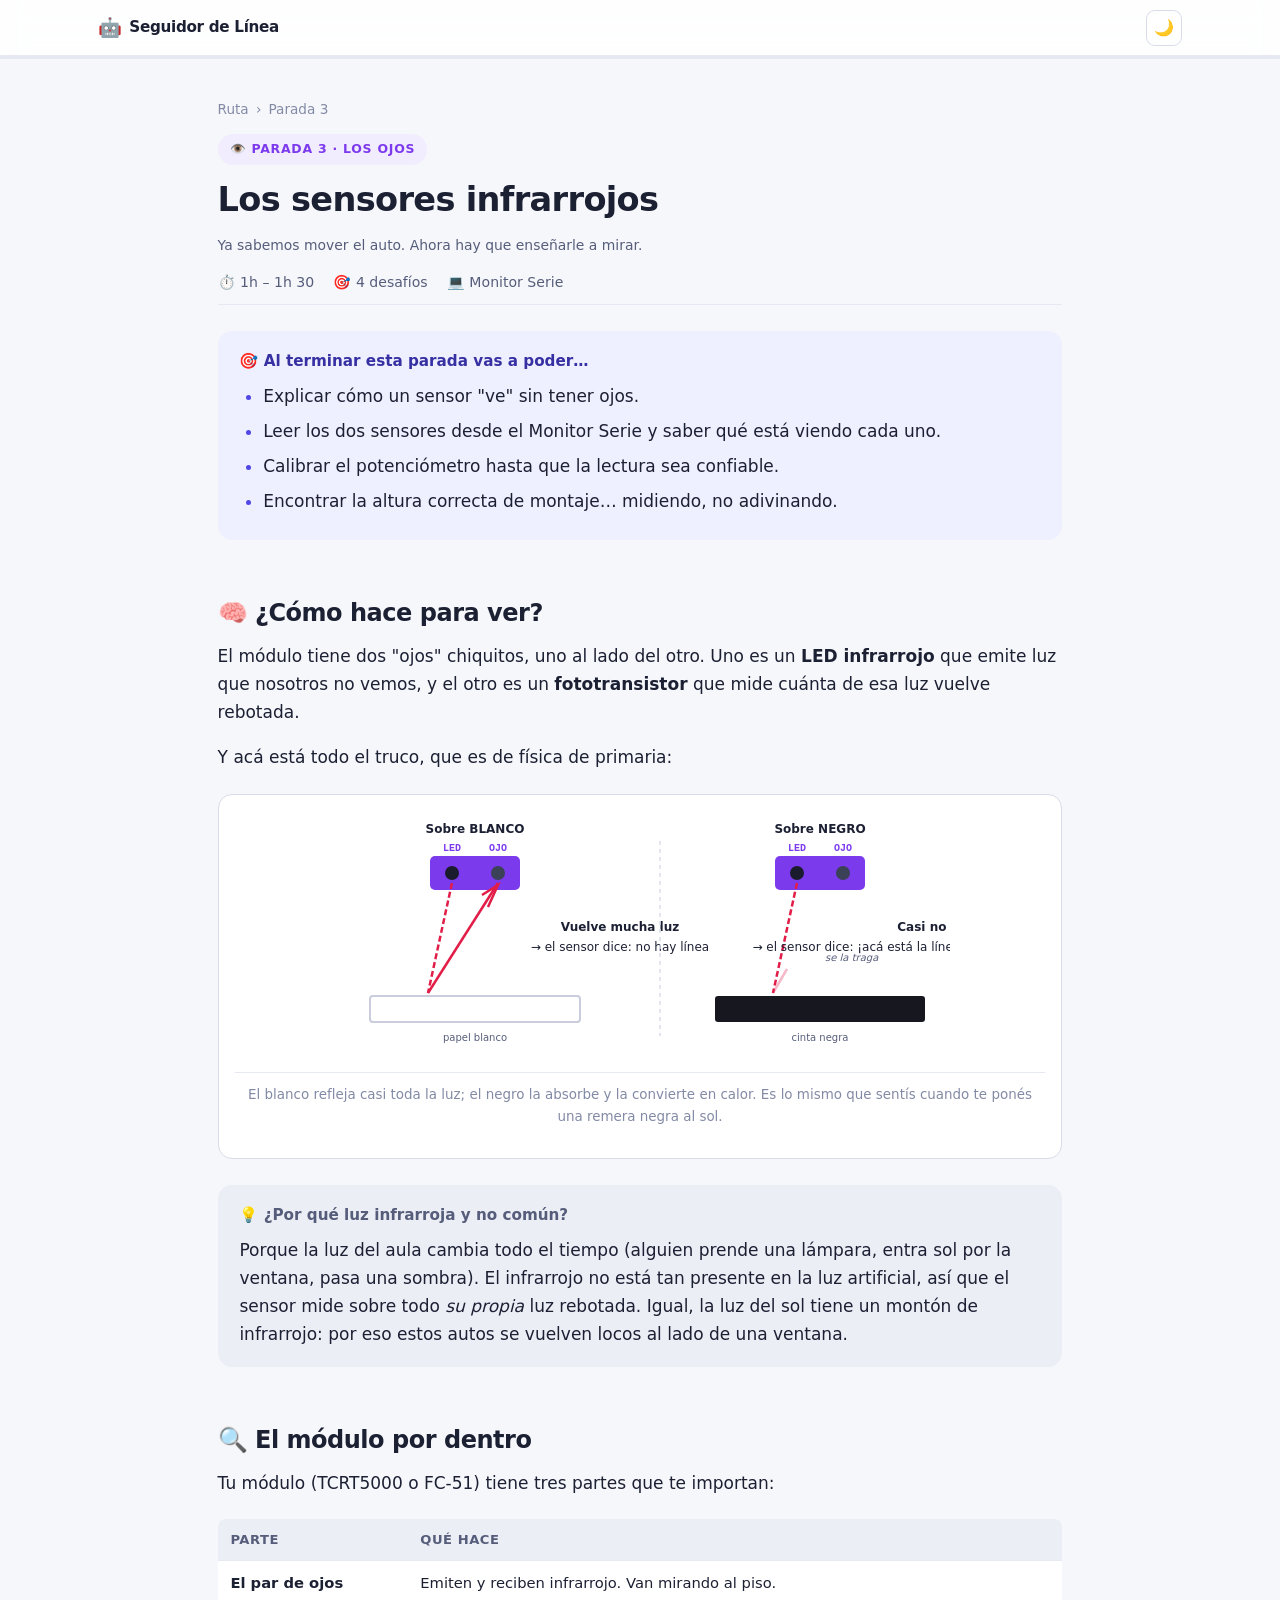
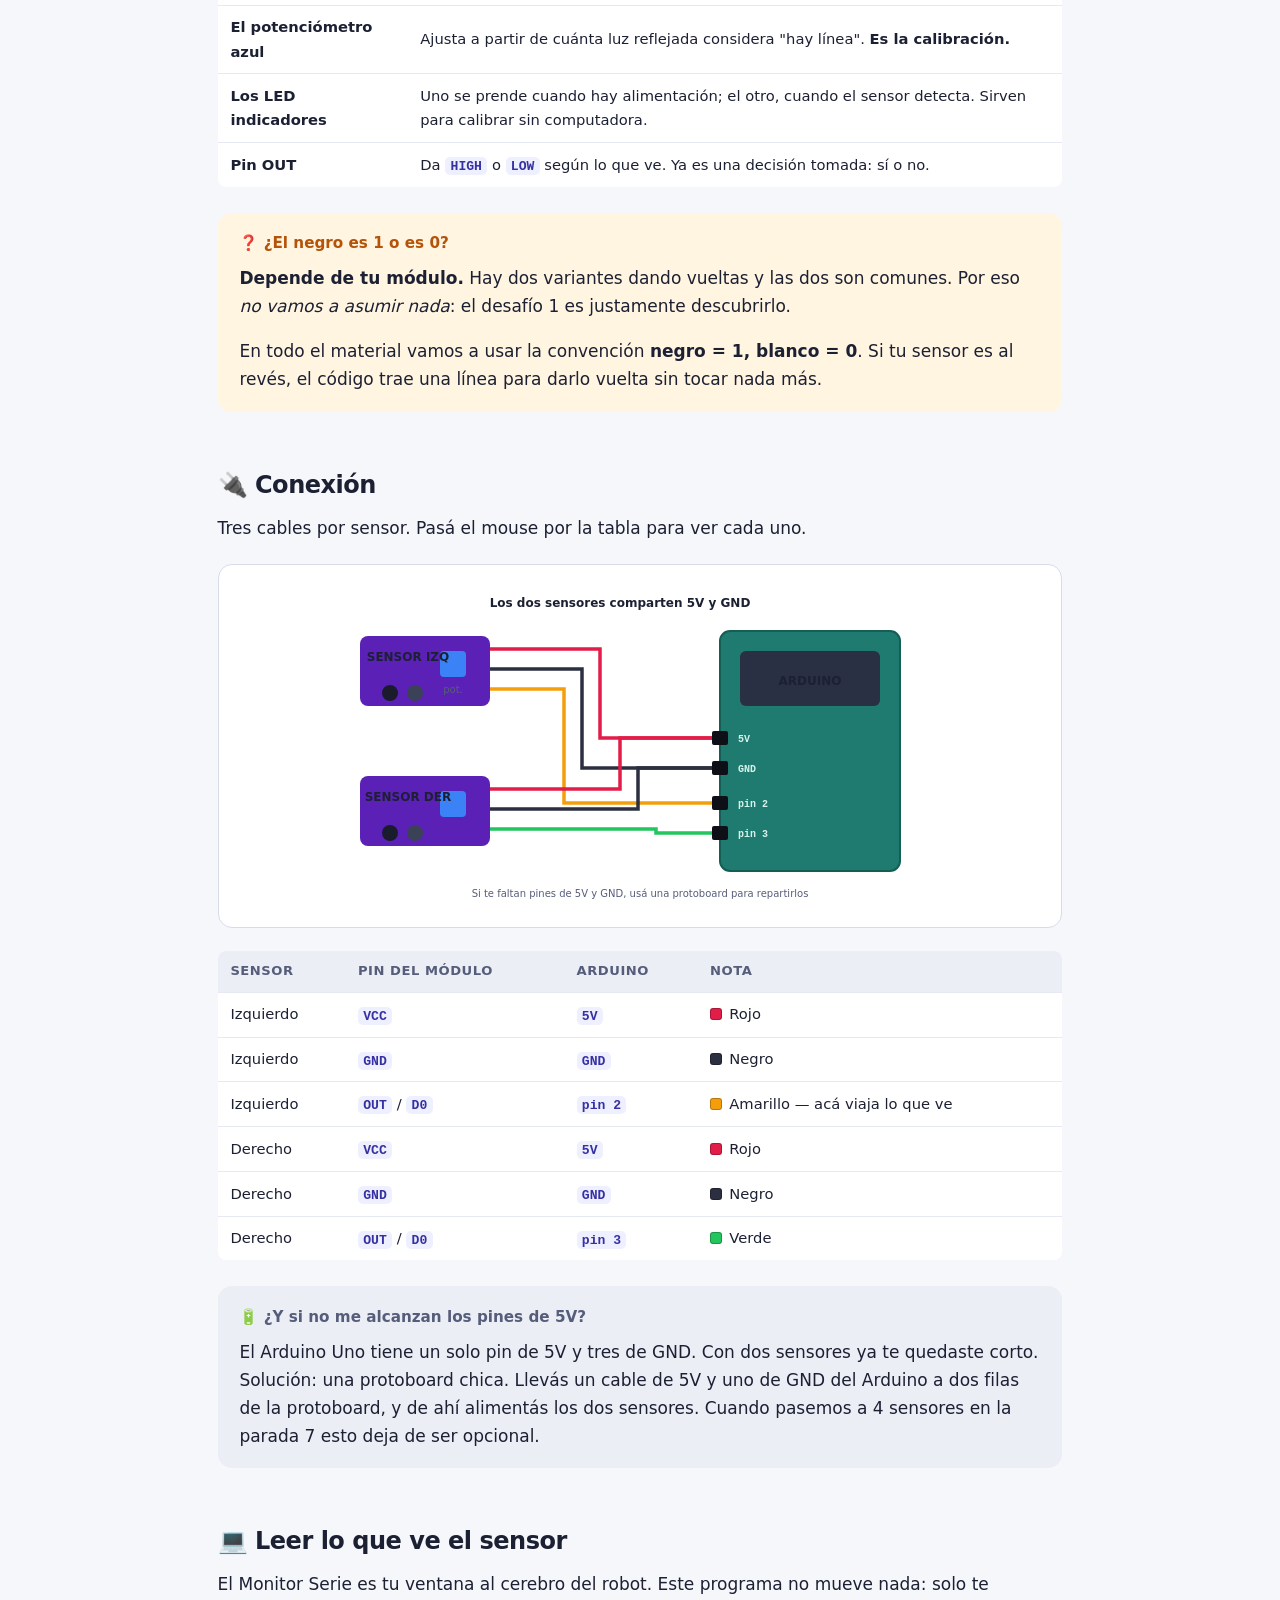
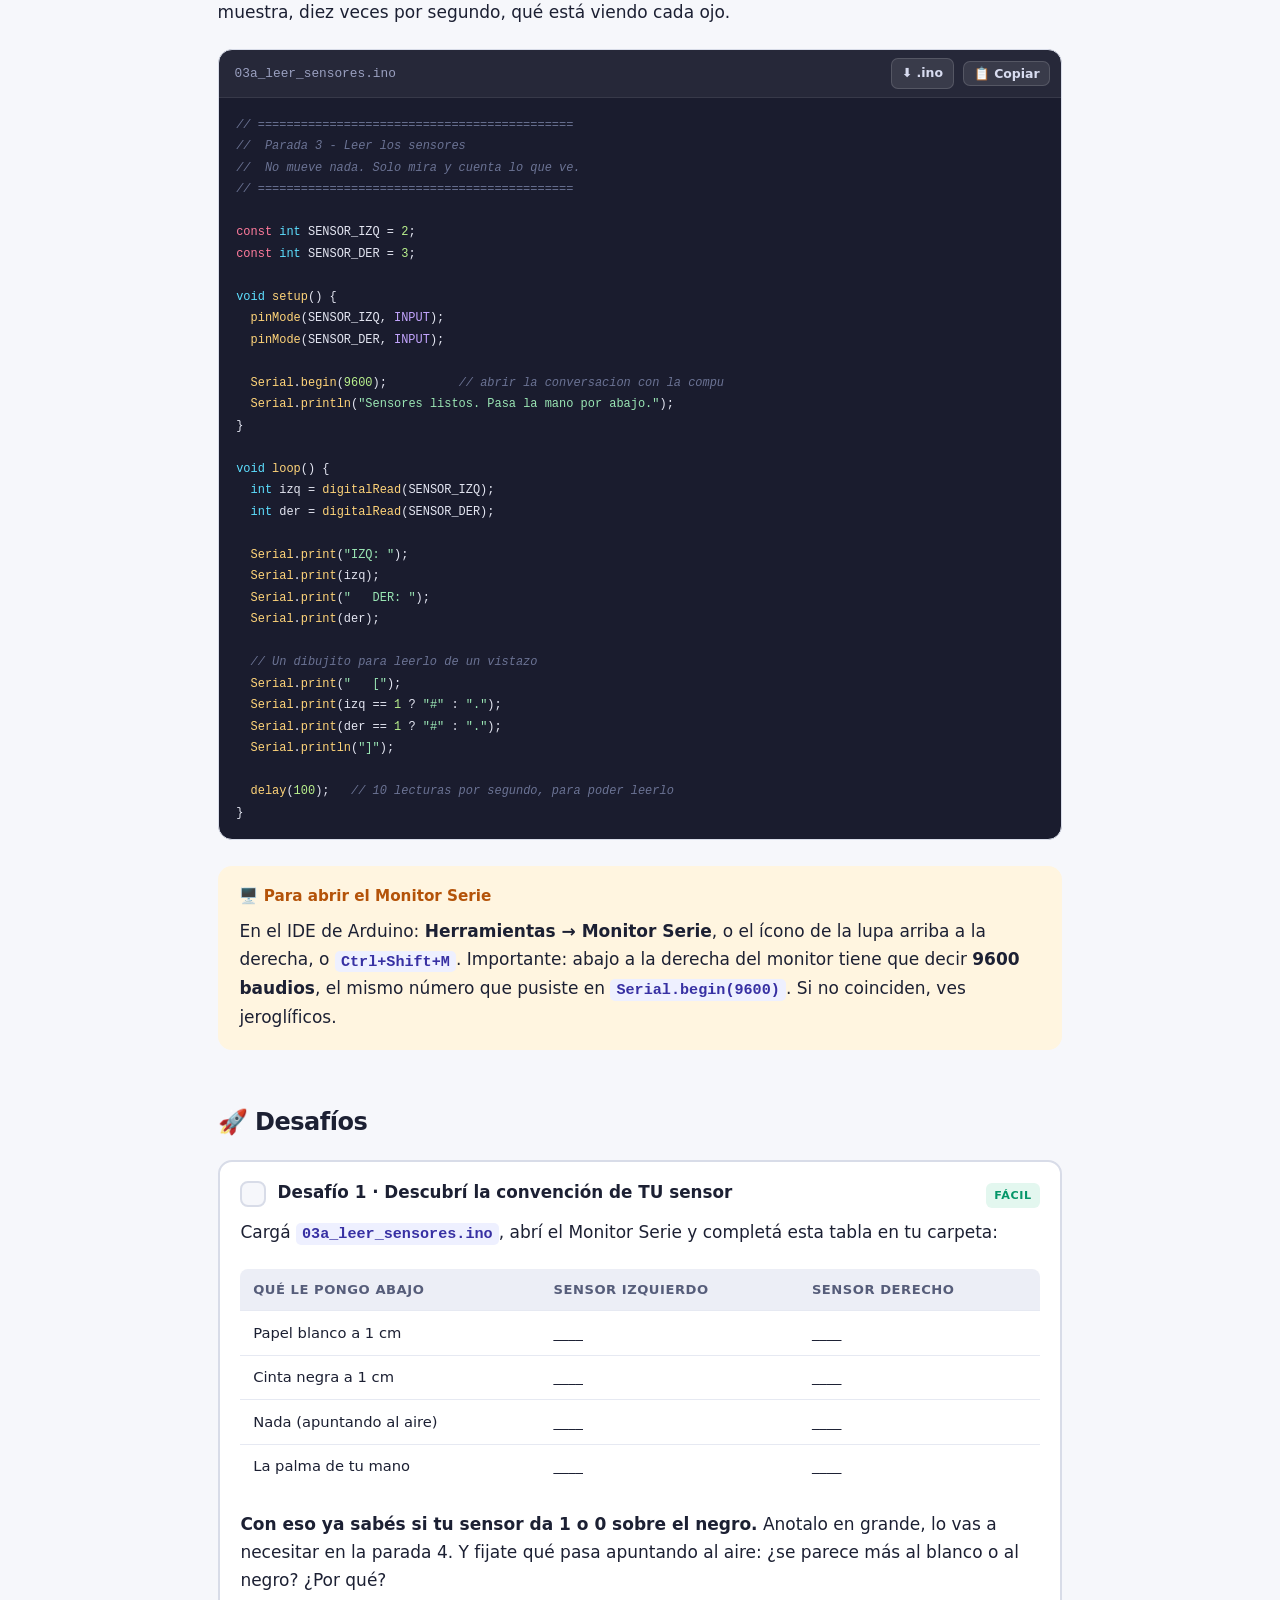
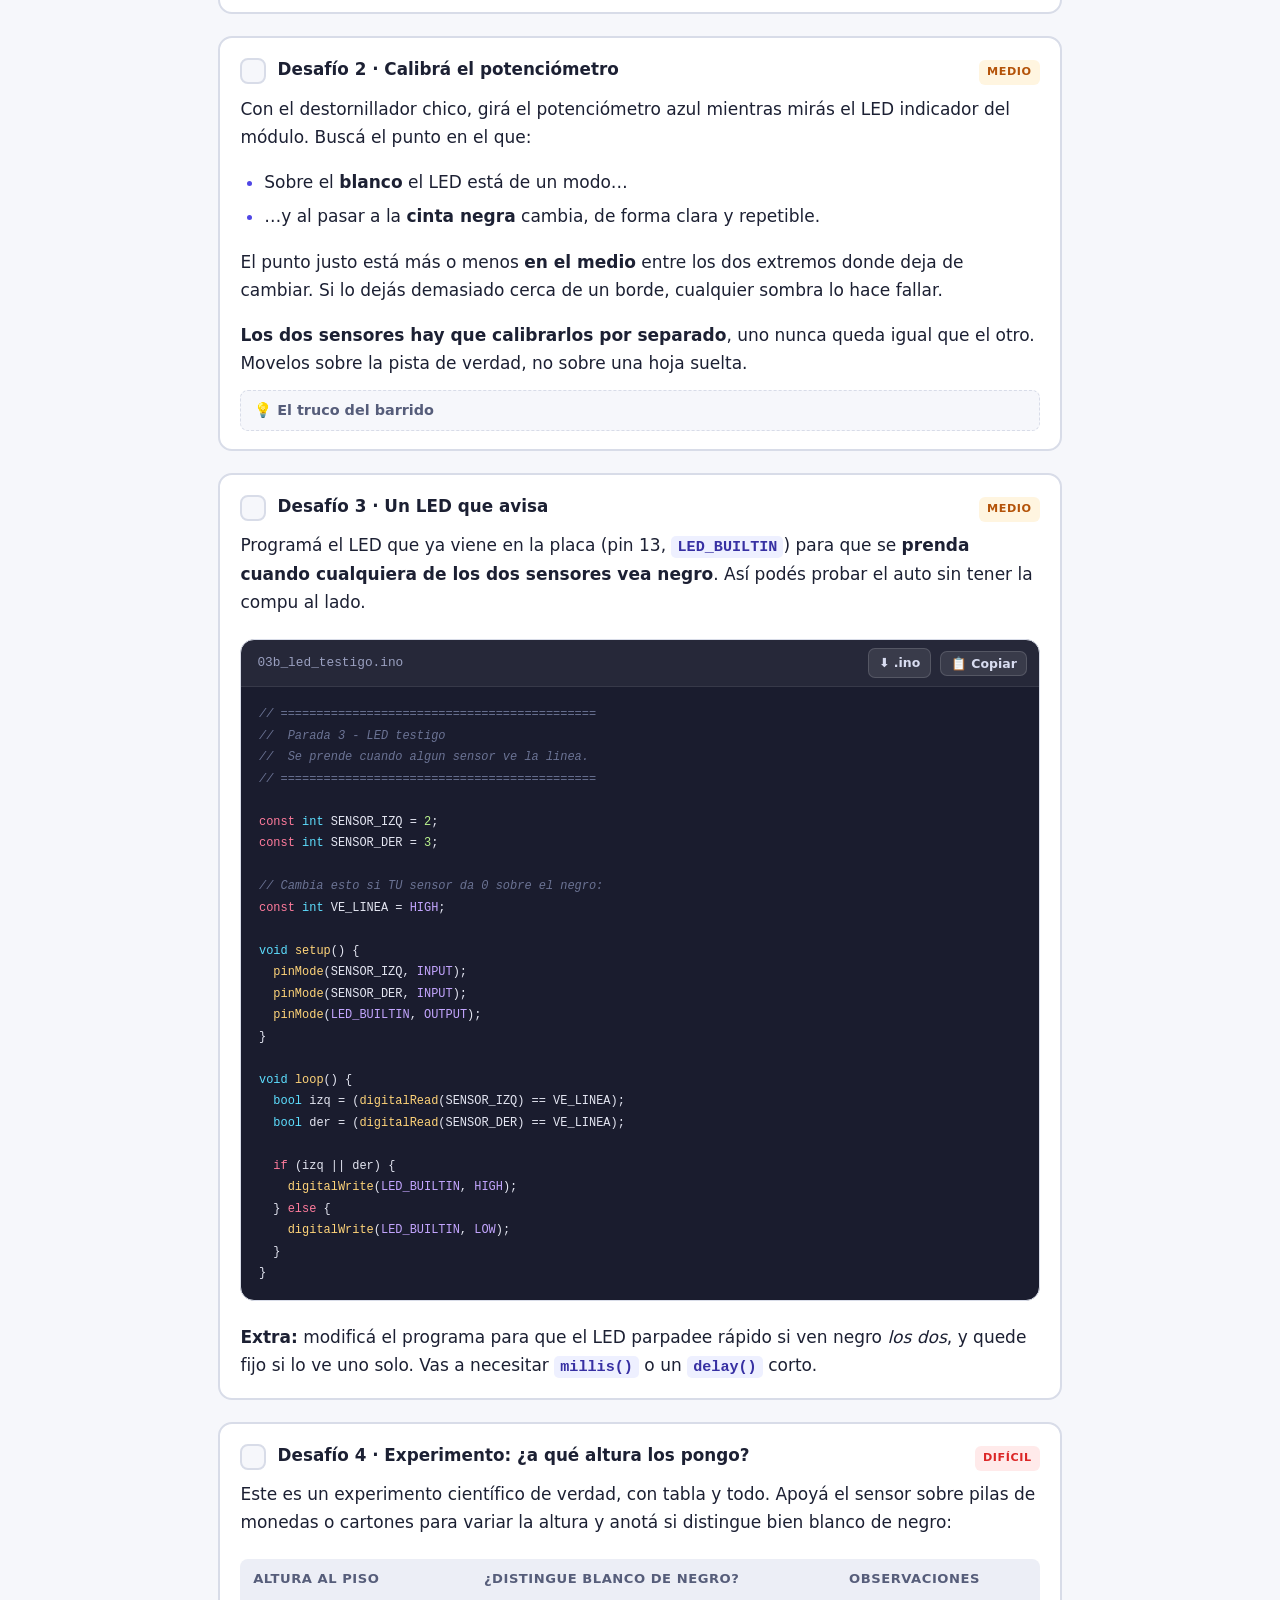
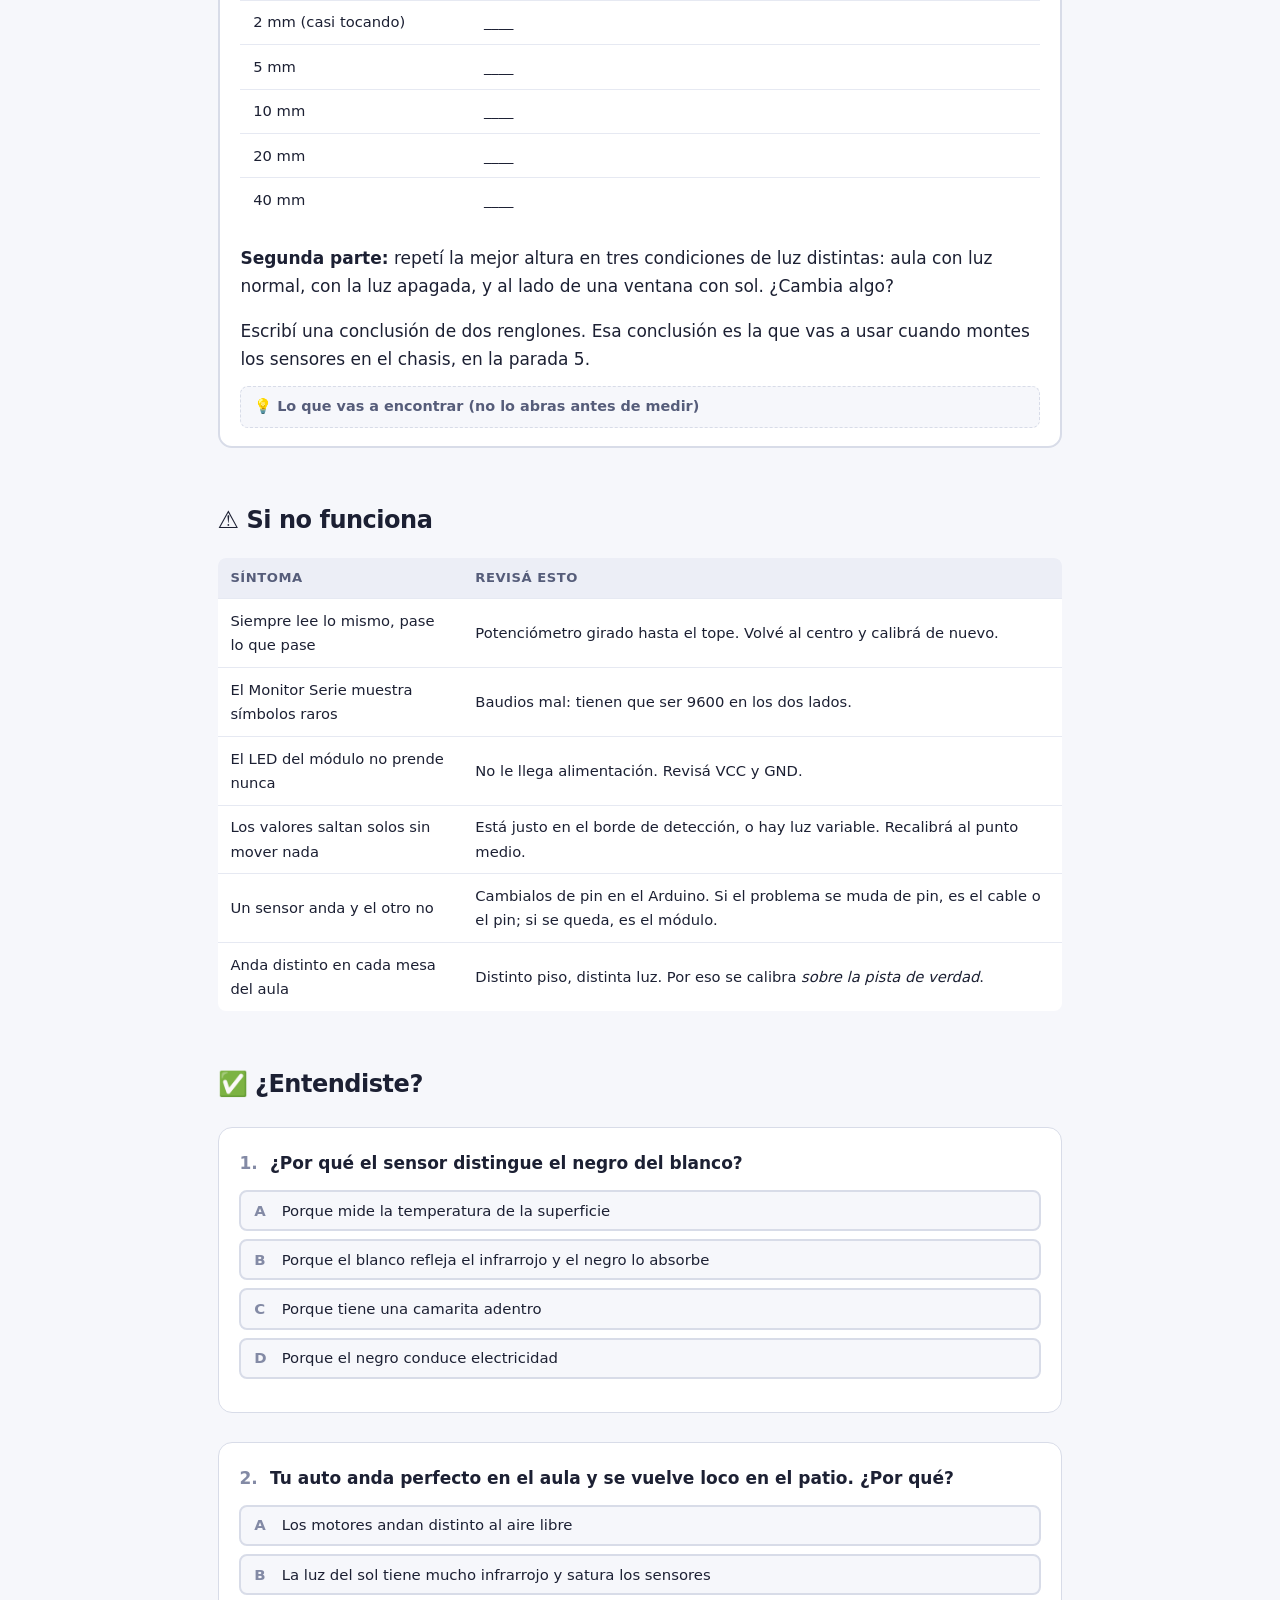
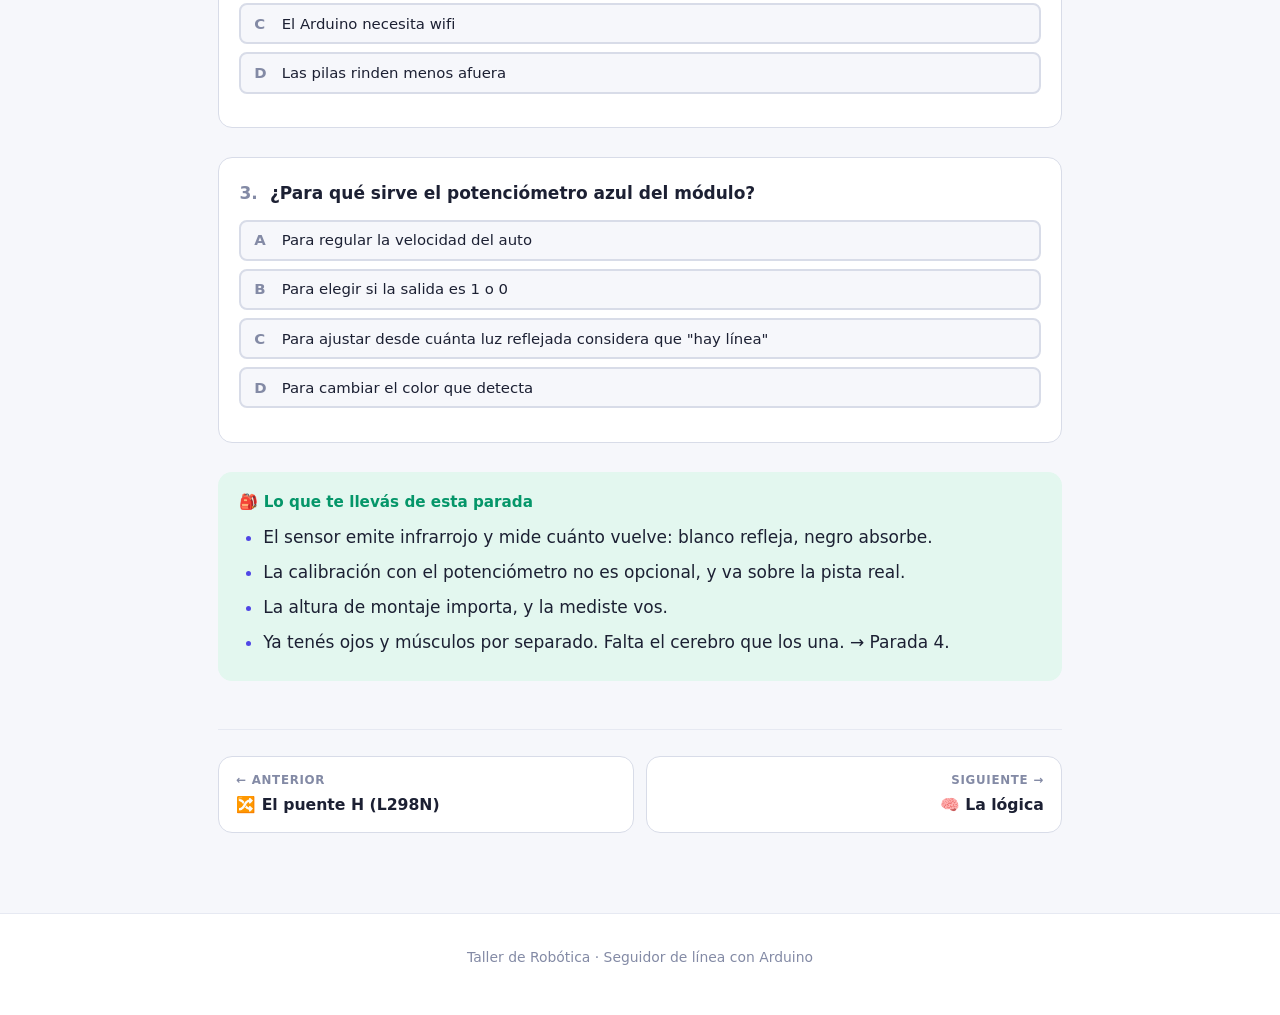
<file: 03-sensores.html>
<!DOCTYPE html>
<html lang="es">
<head>
<meta charset="utf-8">
<meta name="viewport" content="width=device-width, initial-scale=1">
<title>Parada 3 · Los sensores IR — Seguidor de Línea</title>
<meta name="description" content="Cómo funciona un sensor infrarrojo reflectivo, cómo conectarlo al Arduino, cómo leerlo por el Monitor Serie y cómo calibrarlo.">
<link rel="stylesheet" href="assets/css/estilo.css">
<link rel="icon" href="data:image/svg+xml,<svg xmlns='http://www.w3.org/2000/svg' viewBox='0 0 100 100'><text y='.9em' font-size='90'>👁️</text></svg>">
</head>
<body data-parada="3" data-color="sensor">

<header class="barra">
  <div class="barra-int">
    <a class="marca" href="index.html"><span class="marca-icono">🤖</span> Seguidor de Línea</a>
    <div class="barra-sep"></div>
    <button class="btn-icono" id="btn-tema" type="button" aria-label="Cambiar tema">🌙</button>
  </div>
  <div class="progreso-barra"><div class="progreso-relleno"></div></div>
</header>

<main class="envoltorio">

  <div class="cabecera-parada">
    <div class="migas"><a href="index.html">Ruta</a> <span>›</span> <span>Parada 3</span></div>
    <span class="etiqueta-parada">👁️ Parada 3 · Los ojos</span>
    <h1>Los sensores infrarrojos</h1>
    <p class="bajada chico">
      Ya sabemos mover el auto. Ahora hay que enseñarle a mirar.
    </p>
    <div class="meta-parada">
      <span>⏱️ 1h – 1h 30</span>
      <span>🎯 4 desafíos</span>
      <span>💻 Monitor Serie</span>
    </div>
  </div>

  <div class="bloque b-objetivo">
    <div class="bloque-titulo">🎯 Al terminar esta parada vas a poder…</div>
    <ul style="margin-bottom:0">
      <li>Explicar cómo un sensor "ve" sin tener ojos.</li>
      <li>Leer los dos sensores desde el Monitor Serie y saber qué está viendo cada uno.</li>
      <li>Calibrar el potenciómetro hasta que la lectura sea confiable.</li>
      <li>Encontrar la altura correcta de montaje… midiendo, no adivinando.</li>
    </ul>
  </div>

  <h2>🧠 ¿Cómo hace para ver?</h2>
  <p>
    El módulo tiene dos "ojos" chiquitos, uno al lado del otro. Uno es un <strong>LED infrarrojo</strong>
    que emite luz que nosotros no vemos, y el otro es un <strong>fototransistor</strong> que mide
    cuánta de esa luz vuelve rebotada.
  </p>
  <p>Y acá está todo el truco, que es de física de primaria:</p>

  <div class="diagrama">
    <svg viewBox="0 0 620 250" width="620" height="250" role="img"
         aria-label="Comparación de la reflexión infrarroja sobre superficie blanca y sobre superficie negra">
      <!-- blanco -->
      <g>
        <text x="145" y="22" text-anchor="middle" class="txt-svg" font-weight="700">Sobre BLANCO</text>

        <rect x="100" y="45" width="90" height="34" rx="5" fill="#7c3aed"/>
        <circle cx="122" cy="62" r="7" fill="#1a1c2e"/>
        <circle cx="168" cy="62" r="7" fill="#3b4157"/>
        <text x="122" y="40" text-anchor="middle" class="txt-pin" fill="#7c3aed">LED</text>
        <text x="168" y="40" text-anchor="middle" class="txt-pin" fill="#7c3aed">OJO</text>

        <rect x="40" y="185" width="210" height="26" rx="3" fill="#ffffff" stroke="#c9cddc" stroke-width="2"/>
        <text x="145" y="230" text-anchor="middle" class="txt-svg-chico">papel blanco</text>

        <path d="M122 72 L98 182" stroke="#e11d48" stroke-width="2.5" stroke-dasharray="6 3"/>
        <path d="M98 182 L168 72" stroke="#e11d48" stroke-width="2.5"/>
        <path d="M158 96 L168 74 L152 84" fill="none" stroke="#e11d48" stroke-width="2.5"/>

        <text x="290" y="120" text-anchor="middle" class="txt-svg" font-size="12" font-weight="700"
              fill="#059669">Vuelve mucha luz</text>
        <text x="290" y="140" text-anchor="middle" class="txt-svg" font-size="12" fill="#059669">
          → el sensor dice: no hay línea</text>
      </g>

      <line x1="330" y1="30" x2="330" y2="225" stroke="#d8dce8" stroke-width="1.5" stroke-dasharray="4 4"/>

      <!-- negro -->
      <g transform="translate(345,0)">
        <text x="145" y="22" text-anchor="middle" class="txt-svg" font-weight="700">Sobre NEGRO</text>

        <rect x="100" y="45" width="90" height="34" rx="5" fill="#7c3aed"/>
        <circle cx="122" cy="62" r="7" fill="#1a1c2e"/>
        <circle cx="168" cy="62" r="7" fill="#3b4157"/>
        <text x="122" y="40" text-anchor="middle" class="txt-pin" fill="#7c3aed">LED</text>
        <text x="168" y="40" text-anchor="middle" class="txt-pin" fill="#7c3aed">OJO</text>

        <rect x="40" y="185" width="210" height="26" rx="3" fill="#16171f"/>
        <text x="145" y="230" text-anchor="middle" class="txt-svg-chico">cinta negra</text>

        <path d="M122 72 L98 182" stroke="#e11d48" stroke-width="2.5" stroke-dasharray="6 3"/>
        <path d="M98 182 L112 158" stroke="#e11d48" stroke-width="2.5" opacity=".3"/>
        <text x="150" y="150" class="txt-svg-chico" fill="#b45309" font-style="italic">se la traga</text>

        <text x="-55" y="120" text-anchor="middle" class="txt-svg" font-size="12" font-weight="700"
              fill="#dc2626" transform="translate(345,0)">Casi no vuelve nada</text>
      </g>
      <text x="635" y="140" text-anchor="end" class="txt-svg" font-size="12" fill="#dc2626">
        → el sensor dice: ¡acá está la línea!</text>
    </svg>
    <p class="diagrama-pie">
      El blanco refleja casi toda la luz; el negro la absorbe y la convierte en calor.
      Es lo mismo que sentís cuando te ponés una remera negra al sol.
    </p>
  </div>

  <div class="bloque b-dato">
    <div class="bloque-titulo">💡 ¿Por qué luz infrarroja y no común?</div>
    <p style="margin-bottom:0">
      Porque la luz del aula cambia todo el tiempo (alguien prende una lámpara, entra sol por la
      ventana, pasa una sombra). El infrarrojo no está tan presente en la luz artificial, así que
      el sensor mide sobre todo <em>su propia</em> luz rebotada. Igual, la luz del sol tiene un montón
      de infrarrojo: por eso estos autos se vuelven locos al lado de una ventana.
    </p>
  </div>

  <h2>🔍 El módulo por dentro</h2>
  <p>Tu módulo (TCRT5000 o FC-51) tiene tres partes que te importan:</p>

  <div class="tabla-envase">
    <table>
      <thead><tr><th>Parte</th><th>Qué hace</th></tr></thead>
      <tbody>
        <tr><td><strong>El par de ojos</strong></td><td>Emiten y reciben infrarrojo. Van mirando al piso.</td></tr>
        <tr><td><strong>El potenciómetro azul</strong></td><td>Ajusta a partir de cuánta luz reflejada considera "hay línea". <strong>Es la calibración.</strong></td></tr>
        <tr><td><strong>Los LED indicadores</strong></td><td>Uno se prende cuando hay alimentación; el otro, cuando el sensor detecta. Sirven para calibrar sin computadora.</td></tr>
        <tr><td><strong>Pin OUT</strong></td><td>Da <code>HIGH</code> o <code>LOW</code> según lo que ve. Ya es una decisión tomada: sí o no.</td></tr>
      </tbody>
    </table>
  </div>

  <div class="bloque b-ojo">
    <div class="bloque-titulo">❓ ¿El negro es 1 o es 0?</div>
    <p>
      <strong>Depende de tu módulo.</strong> Hay dos variantes dando vueltas y las dos son comunes.
      Por eso <em>no vamos a asumir nada</em>: el desafío 1 es justamente descubrirlo.
    </p>
    <p style="margin-bottom:0">
      En todo el material vamos a usar la convención <strong>negro = 1, blanco = 0</strong>.
      Si tu sensor es al revés, el código trae una línea para darlo vuelta sin tocar nada más.
    </p>
  </div>

  <h2>🔌 Conexión</h2>
  <p>Tres cables por sensor. Pasá el mouse por la tabla para ver cada uno.</p>

  <div class="diagrama" id="diag-sensores">
    <svg viewBox="0 0 640 330" width="640" height="330" role="img"
         aria-label="Diagrama de conexión de dos sensores infrarrojos al Arduino">
      <!-- Arduino -->
      <g class="pieza">
        <rect x="400" y="50" width="180" height="240" rx="10" fill="#1f7a6f" stroke="#155e56" stroke-width="2"/>
        <rect x="420" y="70" width="140" height="55" rx="6" fill="#2a3044"/>
        <text x="490" y="104" text-anchor="middle" class="txt-svg" font-size="13"
              font-weight="800" fill="#9fe8dc">ARDUINO</text>
      </g>

      <g>
        <rect x="392" y="150" width="16" height="14" rx="2" fill="#0f0f18"/><text x="418" y="161" class="txt-pin" fill="#d5f3ec">5V</text>
        <rect x="392" y="180" width="16" height="14" rx="2" fill="#0f0f18"/><text x="418" y="191" class="txt-pin" fill="#d5f3ec">GND</text>
        <rect x="392" y="215" width="16" height="14" rx="2" fill="#0f0f18"/><text x="418" y="226" class="txt-pin" fill="#d5f3ec">pin 2</text>
        <rect x="392" y="245" width="16" height="14" rx="2" fill="#0f0f18"/><text x="418" y="256" class="txt-pin" fill="#d5f3ec">pin 3</text>
      </g>

      <!-- sensor izquierdo -->
      <g class="pieza">
        <rect x="40" y="55" width="130" height="70" rx="8" fill="#5b21b6"/>
        <circle cx="70" cy="112" r="8" fill="#1a1c2e"/>
        <circle cx="95" cy="112" r="8" fill="#3b4157"/>
        <rect x="120" y="70" width="26" height="26" rx="4" fill="#3b82f6"/>
        <text x="88" y="80" text-anchor="middle" class="txt-svg" font-size="11" font-weight="700" fill="#e9ddff">SENSOR IZQ</text>
      </g>
      <text x="133" y="112" text-anchor="middle" class="txt-svg-chico" font-size="9" fill="#c4b5fd">pot.</text>

      <!-- sensor derecho -->
      <g class="pieza">
        <rect x="40" y="195" width="130" height="70" rx="8" fill="#5b21b6"/>
        <circle cx="70" cy="252" r="8" fill="#1a1c2e"/>
        <circle cx="95" cy="252" r="8" fill="#3b4157"/>
        <rect x="120" y="210" width="26" height="26" rx="4" fill="#3b82f6"/>
        <text x="88" y="220" text-anchor="middle" class="txt-svg" font-size="11" font-weight="700" fill="#e9ddff">SENSOR DER</text>
      </g>

      <!-- cables sensor izq -->
      <path class="cable" data-cable="s1-vcc" d="M170 68 L280 68 L280 157 L392 157" stroke="#e11d48" stroke-width="3.5" fill="none"/>
      <path class="cable" data-cable="s1-gnd" d="M170 88 L262 88 L262 187 L392 187" stroke="#2b2f3f" stroke-width="3.5" fill="none"/>
      <path class="cable" data-cable="s1-out" d="M170 108 L244 108 L244 222 L392 222" stroke="#f59e0b" stroke-width="3.5" fill="none"/>

      <!-- cables sensor der -->
      <path class="cable" data-cable="s2-vcc" d="M170 208 L300 208 L300 157 L392 157" stroke="#e11d48" stroke-width="3.5" fill="none"/>
      <path class="cable" data-cable="s2-gnd" d="M170 228 L318 228 L318 187 L392 187" stroke="#2b2f3f" stroke-width="3.5" fill="none"/>
      <path class="cable" data-cable="s2-out" d="M170 248 L336 248 L336 252 L392 252" stroke="#22c55e" stroke-width="3.5" fill="none"/>

      <text x="300" y="26" text-anchor="middle" class="txt-svg" font-size="12" font-weight="700">
        Los dos sensores comparten 5V y GND</text>
      <text x="320" y="316" text-anchor="middle" class="txt-svg-chico">
        Si te faltan pines de 5V y GND, usá una protoboard para repartirlos</text>
    </svg>
  </div>

  <div class="tabla-envase">
    <table class="tabla-cables" data-diagrama="diag-sensores">
      <thead><tr><th>Sensor</th><th>Pin del módulo</th><th>Arduino</th><th>Nota</th></tr></thead>
      <tbody>
        <tr data-cable="s1-vcc"><td>Izquierdo</td><td><code>VCC</code></td><td><code>5V</code></td><td><span class="punto-cable" style="background:#e11d48"></span>Rojo</td></tr>
        <tr data-cable="s1-gnd"><td>Izquierdo</td><td><code>GND</code></td><td><code>GND</code></td><td><span class="punto-cable" style="background:#2b2f3f"></span>Negro</td></tr>
        <tr data-cable="s1-out"><td>Izquierdo</td><td><code>OUT</code> / <code>D0</code></td><td><code>pin 2</code></td><td><span class="punto-cable" style="background:#f59e0b"></span>Amarillo — acá viaja lo que ve</td></tr>
        <tr data-cable="s2-vcc"><td>Derecho</td><td><code>VCC</code></td><td><code>5V</code></td><td><span class="punto-cable" style="background:#e11d48"></span>Rojo</td></tr>
        <tr data-cable="s2-gnd"><td>Derecho</td><td><code>GND</code></td><td><code>GND</code></td><td><span class="punto-cable" style="background:#2b2f3f"></span>Negro</td></tr>
        <tr data-cable="s2-out"><td>Derecho</td><td><code>OUT</code> / <code>D0</code></td><td><code>pin 3</code></td><td><span class="punto-cable" style="background:#22c55e"></span>Verde</td></tr>
      </tbody>
    </table>
  </div>

  <div class="bloque b-dato">
    <div class="bloque-titulo">🔋 ¿Y si no me alcanzan los pines de 5V?</div>
    <p style="margin-bottom:0">
      El Arduino Uno tiene un solo pin de 5V y tres de GND. Con dos sensores ya te quedaste corto.
      Solución: una protoboard chica. Llevás un cable de 5V y uno de GND del Arduino a dos filas de
      la protoboard, y de ahí alimentás los dos sensores. Cuando pasemos a 4 sensores en la parada 7
      esto deja de ser opcional.
    </p>
  </div>

  <h2>💻 Leer lo que ve el sensor</h2>
  <p>
    El Monitor Serie es tu ventana al cerebro del robot. Este programa no mueve nada: solo te muestra,
    diez veces por segundo, qué está viendo cada ojo.
  </p>

  <div class="caja-codigo">
    <div class="codigo-cab">
      <span class="codigo-nombre">03a_leer_sensores.ino</span>
      <a class="btn-bajar" href="codigo/03a_leer_sensores.ino" download>⬇ .ino</a>
      <button class="btn-copiar" type="button">📋 Copiar</button>
    </div>
    <pre><code>// ============================================
//  Parada 3 - Leer los sensores
//  No mueve nada. Solo mira y cuenta lo que ve.
// ============================================

const int SENSOR_IZQ = 2;
const int SENSOR_DER = 3;

void setup() {
  pinMode(SENSOR_IZQ, INPUT);
  pinMode(SENSOR_DER, INPUT);

  Serial.begin(9600);          // abrir la conversacion con la compu
  Serial.println("Sensores listos. Pasa la mano por abajo.");
}

void loop() {
  int izq = digitalRead(SENSOR_IZQ);
  int der = digitalRead(SENSOR_DER);

  Serial.print("IZQ: ");
  Serial.print(izq);
  Serial.print("   DER: ");
  Serial.print(der);

  // Un dibujito para leerlo de un vistazo
  Serial.print("   [");
  Serial.print(izq == 1 ? "#" : ".");
  Serial.print(der == 1 ? "#" : ".");
  Serial.println("]");

  delay(100);   // 10 lecturas por segundo, para poder leerlo
}</code></pre>
  </div>

  <div class="bloque b-ojo">
    <div class="bloque-titulo">🖥️ Para abrir el Monitor Serie</div>
    <p style="margin-bottom:0">
      En el IDE de Arduino: <strong>Herramientas → Monitor Serie</strong>, o el ícono de la lupa
      arriba a la derecha, o <code>Ctrl+Shift+M</code>. Importante: abajo a la derecha del monitor
      tiene que decir <strong>9600 baudios</strong>, el mismo número que pusiste en
      <code>Serial.begin(9600)</code>. Si no coinciden, ves jeroglíficos.
    </p>
  </div>

  <h2>🚀 Desafíos</h2>

  <div class="desafio" data-desafio="1">
    <div class="desafio-cab">
      <input type="checkbox" class="desafio-check">
      <label class="desafio-titulo">Desafío 1 · Descubrí la convención de TU sensor</label>
      <span class="nivel n-facil">Fácil</span>
    </div>
    <div class="desafio-cuerpo">
      <p>Cargá <code>03a_leer_sensores.ino</code>, abrí el Monitor Serie y completá esta tabla
        en tu carpeta:</p>
      <div class="tabla-envase">
        <table>
          <thead><tr><th>Qué le pongo abajo</th><th>Sensor izquierdo</th><th>Sensor derecho</th></tr></thead>
          <tbody>
            <tr><td>Papel blanco a 1 cm</td><td>____</td><td>____</td></tr>
            <tr><td>Cinta negra a 1 cm</td><td>____</td><td>____</td></tr>
            <tr><td>Nada (apuntando al aire)</td><td>____</td><td>____</td></tr>
            <tr><td>La palma de tu mano</td><td>____</td><td>____</td></tr>
          </tbody>
        </table>
      </div>
      <p style="margin-bottom:0">
        <strong>Con eso ya sabés si tu sensor da 1 o 0 sobre el negro.</strong> Anotalo en grande,
        lo vas a necesitar en la parada 4. Y fijate qué pasa apuntando al aire: ¿se parece más al
        blanco o al negro? ¿Por qué?
      </p>
    </div>
  </div>

  <div class="desafio" data-desafio="2">
    <div class="desafio-cab">
      <input type="checkbox" class="desafio-check">
      <label class="desafio-titulo">Desafío 2 · Calibrá el potenciómetro</label>
      <span class="nivel n-medio">Medio</span>
    </div>
    <div class="desafio-cuerpo">
      <p>
        Con el destornillador chico, girá el potenciómetro azul mientras mirás el LED indicador del
        módulo. Buscá el punto en el que:
      </p>
      <ul>
        <li>Sobre el <strong>blanco</strong> el LED está de un modo…</li>
        <li>…y al pasar a la <strong>cinta negra</strong> cambia, de forma clara y repetible.</li>
      </ul>
      <p>
        El punto justo está más o menos <strong>en el medio</strong> entre los dos extremos donde deja
        de cambiar. Si lo dejás demasiado cerca de un borde, cualquier sombra lo hace fallar.
      </p>
      <p style="margin-bottom:0">
        <strong>Los dos sensores hay que calibrarlos por separado</strong>, uno nunca queda igual
        que el otro. Movelos sobre la pista de verdad, no sobre una hoja suelta.
      </p>
      <details class="pista-ayuda">
        <summary>El truco del barrido</summary>
        <p style="margin-bottom:0">Girá el pot despacio hasta que el LED justo cambia: ese es el
        borde A. Seguí girando para el otro lado hasta que vuelve a cambiar: borde B. Ahora poné el
        pot <strong>en el punto medio entre A y B</strong>. Ese es el lugar más robusto, el que más
        aguanta cambios de luz.</p>
      </details>
    </div>
  </div>

  <div class="desafio" data-desafio="3">
    <div class="desafio-cab">
      <input type="checkbox" class="desafio-check">
      <label class="desafio-titulo">Desafío 3 · Un LED que avisa</label>
      <span class="nivel n-medio">Medio</span>
    </div>
    <div class="desafio-cuerpo">
      <p>
        Programá el LED que ya viene en la placa (pin 13, <code>LED_BUILTIN</code>) para que se
        <strong>prenda cuando cualquiera de los dos sensores vea negro</strong>. Así podés probar
        el auto sin tener la compu al lado.
      </p>
      <div class="caja-codigo">
        <div class="codigo-cab">
          <span class="codigo-nombre">03b_led_testigo.ino</span>
          <a class="btn-bajar" href="codigo/03b_led_testigo.ino" download>⬇ .ino</a>
          <button class="btn-copiar" type="button">📋 Copiar</button>
        </div>
        <pre><code>// ============================================
//  Parada 3 - LED testigo
//  Se prende cuando algun sensor ve la linea.
// ============================================

const int SENSOR_IZQ = 2;
const int SENSOR_DER = 3;

// Cambia esto si TU sensor da 0 sobre el negro:
const int VE_LINEA = HIGH;

void setup() {
  pinMode(SENSOR_IZQ, INPUT);
  pinMode(SENSOR_DER, INPUT);
  pinMode(LED_BUILTIN, OUTPUT);
}

void loop() {
  bool izq = (digitalRead(SENSOR_IZQ) == VE_LINEA);
  bool der = (digitalRead(SENSOR_DER) == VE_LINEA);

  if (izq || der) {
    digitalWrite(LED_BUILTIN, HIGH);
  } else {
    digitalWrite(LED_BUILTIN, LOW);
  }
}</code></pre>
      </div>
      <p><strong>Extra:</strong> modificá el programa para que el LED parpadee rápido si ven negro
        <em>los dos</em>, y quede fijo si lo ve uno solo. Vas a necesitar <code>millis()</code> o
        un <code>delay()</code> corto.</p>
    </div>
  </div>

  <div class="desafio" data-desafio="4">
    <div class="desafio-cab">
      <input type="checkbox" class="desafio-check">
      <label class="desafio-titulo">Desafío 4 · Experimento: ¿a qué altura los pongo?</label>
      <span class="nivel n-dificil">Difícil</span>
    </div>
    <div class="desafio-cuerpo">
      <p>
        Este es un experimento científico de verdad, con tabla y todo. Apoyá el sensor sobre pilas de
        monedas o cartones para variar la altura y anotá si distingue bien blanco de negro:
      </p>
      <div class="tabla-envase">
        <table>
          <thead><tr><th>Altura al piso</th><th>¿Distingue blanco de negro?</th><th>Observaciones</th></tr></thead>
          <tbody>
            <tr><td>2 mm (casi tocando)</td><td>____</td><td></td></tr>
            <tr><td>5 mm</td><td>____</td><td></td></tr>
            <tr><td>10 mm</td><td>____</td><td></td></tr>
            <tr><td>20 mm</td><td>____</td><td></td></tr>
            <tr><td>40 mm</td><td>____</td><td></td></tr>
          </tbody>
        </table>
      </div>
      <p><strong>Segunda parte:</strong> repetí la mejor altura en tres condiciones de luz distintas:
        aula con luz normal, con la luz apagada, y al lado de una ventana con sol. ¿Cambia algo?</p>
      <p style="margin-bottom:0">
        Escribí una conclusión de dos renglones. Esa conclusión es la que vas a usar cuando montes
        los sensores en el chasis, en la parada 5.
      </p>
      <details class="pista-ayuda">
        <summary>Lo que vas a encontrar (no lo abras antes de medir)</summary>
        <p style="margin-bottom:0">
          Muy pegado al piso, el cono de luz es tan chiquito que cualquier irregularidad lo confunde,
          y además raspa. Muy alto, vuelve poca luz y el contraste entre blanco y negro se hace
          demasiado chico. La zona buena para el TCRT5000 suele estar entre <strong>5 y 15 mm</strong>.
          Y sí: el sol arruina todo, porque tiene muchísimo infrarrojo.
        </p>
      </details>
    </div>
  </div>

  <h2>⚠️ Si no funciona</h2>
  <div class="tabla-envase">
    <table>
      <thead><tr><th>Síntoma</th><th>Revisá esto</th></tr></thead>
      <tbody>
        <tr><td>Siempre lee lo mismo, pase lo que pase</td><td>Potenciómetro girado hasta el tope. Volvé al centro y calibrá de nuevo.</td></tr>
        <tr><td>El Monitor Serie muestra símbolos raros</td><td>Baudios mal: tienen que ser 9600 en los dos lados.</td></tr>
        <tr><td>El LED del módulo no prende nunca</td><td>No le llega alimentación. Revisá VCC y GND.</td></tr>
        <tr><td>Los valores saltan solos sin mover nada</td><td>Está justo en el borde de detección, o hay luz variable. Recalibrá al punto medio.</td></tr>
        <tr><td>Un sensor anda y el otro no</td><td>Cambialos de pin en el Arduino. Si el problema se muda de pin, es el cable o el pin; si se queda, es el módulo.</td></tr>
        <tr><td>Anda distinto en cada mesa del aula</td><td>Distinto piso, distinta luz. Por eso se calibra <em>sobre la pista de verdad</em>.</td></tr>
      </tbody>
    </table>
  </div>

  <h2>✅ ¿Entendiste?</h2>

  <div class="quiz">
    <p class="quiz-preg"><span class="qnum">1.</span>
      ¿Por qué el sensor distingue el negro del blanco?</p>
    <div class="quiz-ops">
      <button class="quiz-op" type="button"><span class="letra">A</span> Porque mide la temperatura de la superficie</button>
      <button class="quiz-op" type="button" data-ok="si"><span class="letra">B</span> Porque el blanco refleja el infrarrojo y el negro lo absorbe</button>
      <button class="quiz-op" type="button"><span class="letra">C</span> Porque tiene una camarita adentro</button>
      <button class="quiz-op" type="button"><span class="letra">D</span> Porque el negro conduce electricidad</button>
    </div>
    <div class="quiz-devuelta" data-explica="El módulo emite infrarrojo y mide cuánto vuelve. Blanco = vuelve mucho. Negro = vuelve poco. Por eso también falla sobre superficies negras brillantes: brillan, o sea reflejan."></div>
  </div>

  <div class="quiz">
    <p class="quiz-preg"><span class="qnum">2.</span>
      Tu auto anda perfecto en el aula y se vuelve loco en el patio. ¿Por qué?</p>
    <div class="quiz-ops">
      <button class="quiz-op" type="button"><span class="letra">A</span> Los motores andan distinto al aire libre</button>
      <button class="quiz-op" type="button" data-ok="si"><span class="letra">B</span> La luz del sol tiene mucho infrarrojo y satura los sensores</button>
      <button class="quiz-op" type="button"><span class="letra">C</span> El Arduino necesita wifi</button>
      <button class="quiz-op" type="button"><span class="letra">D</span> Las pilas rinden menos afuera</button>
    </div>
    <div class="quiz-devuelta" data-explica="El sol es una fuente enorme de infrarrojo. El sensor ya no puede distinguir su propia luz rebotada del bombardeo del sol. Los autos de competencia llevan una faldita opaca alrededor de los sensores justamente por esto."></div>
  </div>

  <div class="quiz">
    <p class="quiz-preg"><span class="qnum">3.</span>
      ¿Para qué sirve el potenciómetro azul del módulo?</p>
    <div class="quiz-ops">
      <button class="quiz-op" type="button"><span class="letra">A</span> Para regular la velocidad del auto</button>
      <button class="quiz-op" type="button"><span class="letra">B</span> Para elegir si la salida es 1 o 0</button>
      <button class="quiz-op" type="button" data-ok="si"><span class="letra">C</span> Para ajustar desde cuánta luz reflejada considera que "hay línea"</button>
      <button class="quiz-op" type="button"><span class="letra">D</span> Para cambiar el color que detecta</button>
    </div>
    <div class="quiz-devuelta" data-explica="Es el umbral de decisión. El sensor mide una cantidad continua de luz, y el potenciómetro fija a partir de qué punto eso se convierte en un 1 o un 0."></div>
  </div>

  <div class="bloque b-ok">
    <div class="bloque-titulo">🎒 Lo que te llevás de esta parada</div>
    <ul style="margin-bottom:0">
      <li>El sensor emite infrarrojo y mide cuánto vuelve: blanco refleja, negro absorbe.</li>
      <li>La calibración con el potenciómetro no es opcional, y va sobre la pista real.</li>
      <li>La altura de montaje importa, y la mediste vos.</li>
      <li>Ya tenés ojos y músculos por separado. Falta el cerebro que los una. → Parada 4.</li>
    </ul>
  </div>

  <div class="nav-paradas" id="nav-paradas"></div>
</main>

<footer class="pie">
  <p>Taller de Robótica · Seguidor de línea con Arduino</p>
</footer>

<script src="assets/js/comun.js"></script>
</body>
</html>
</file>
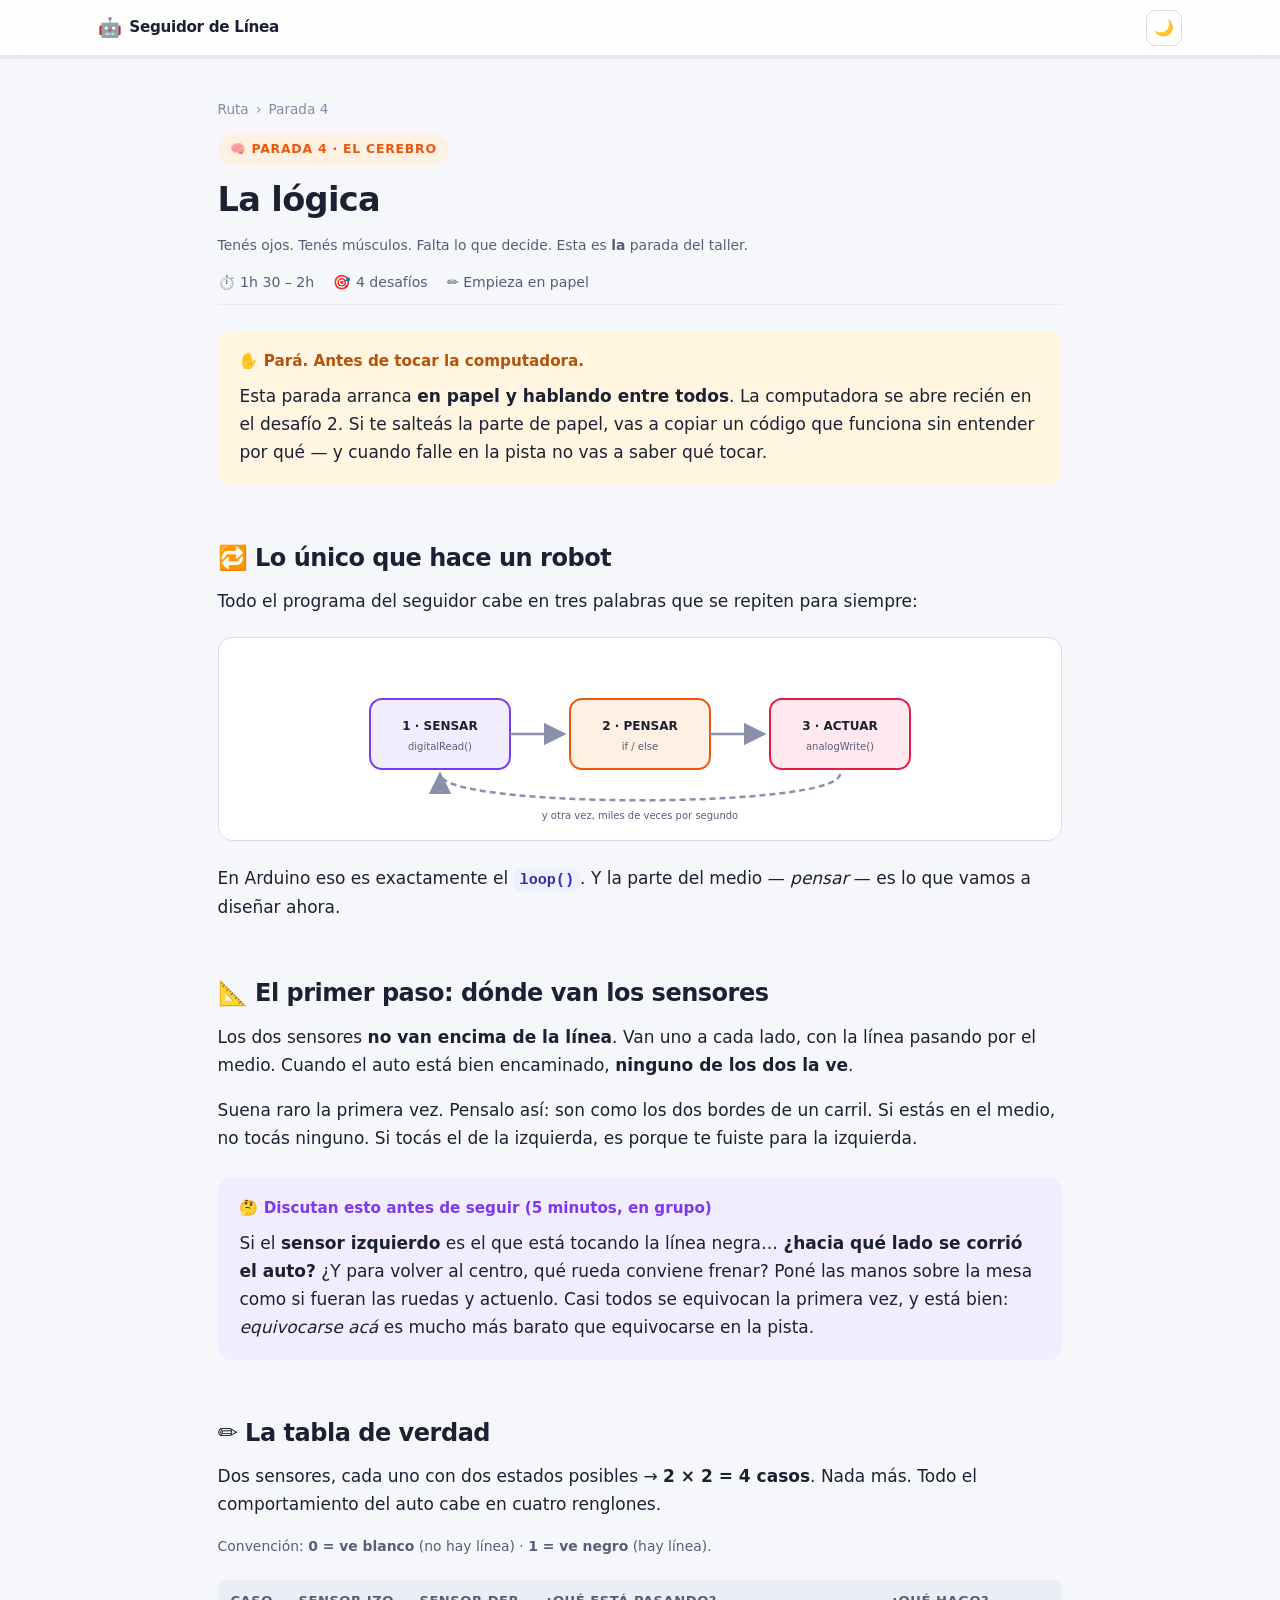
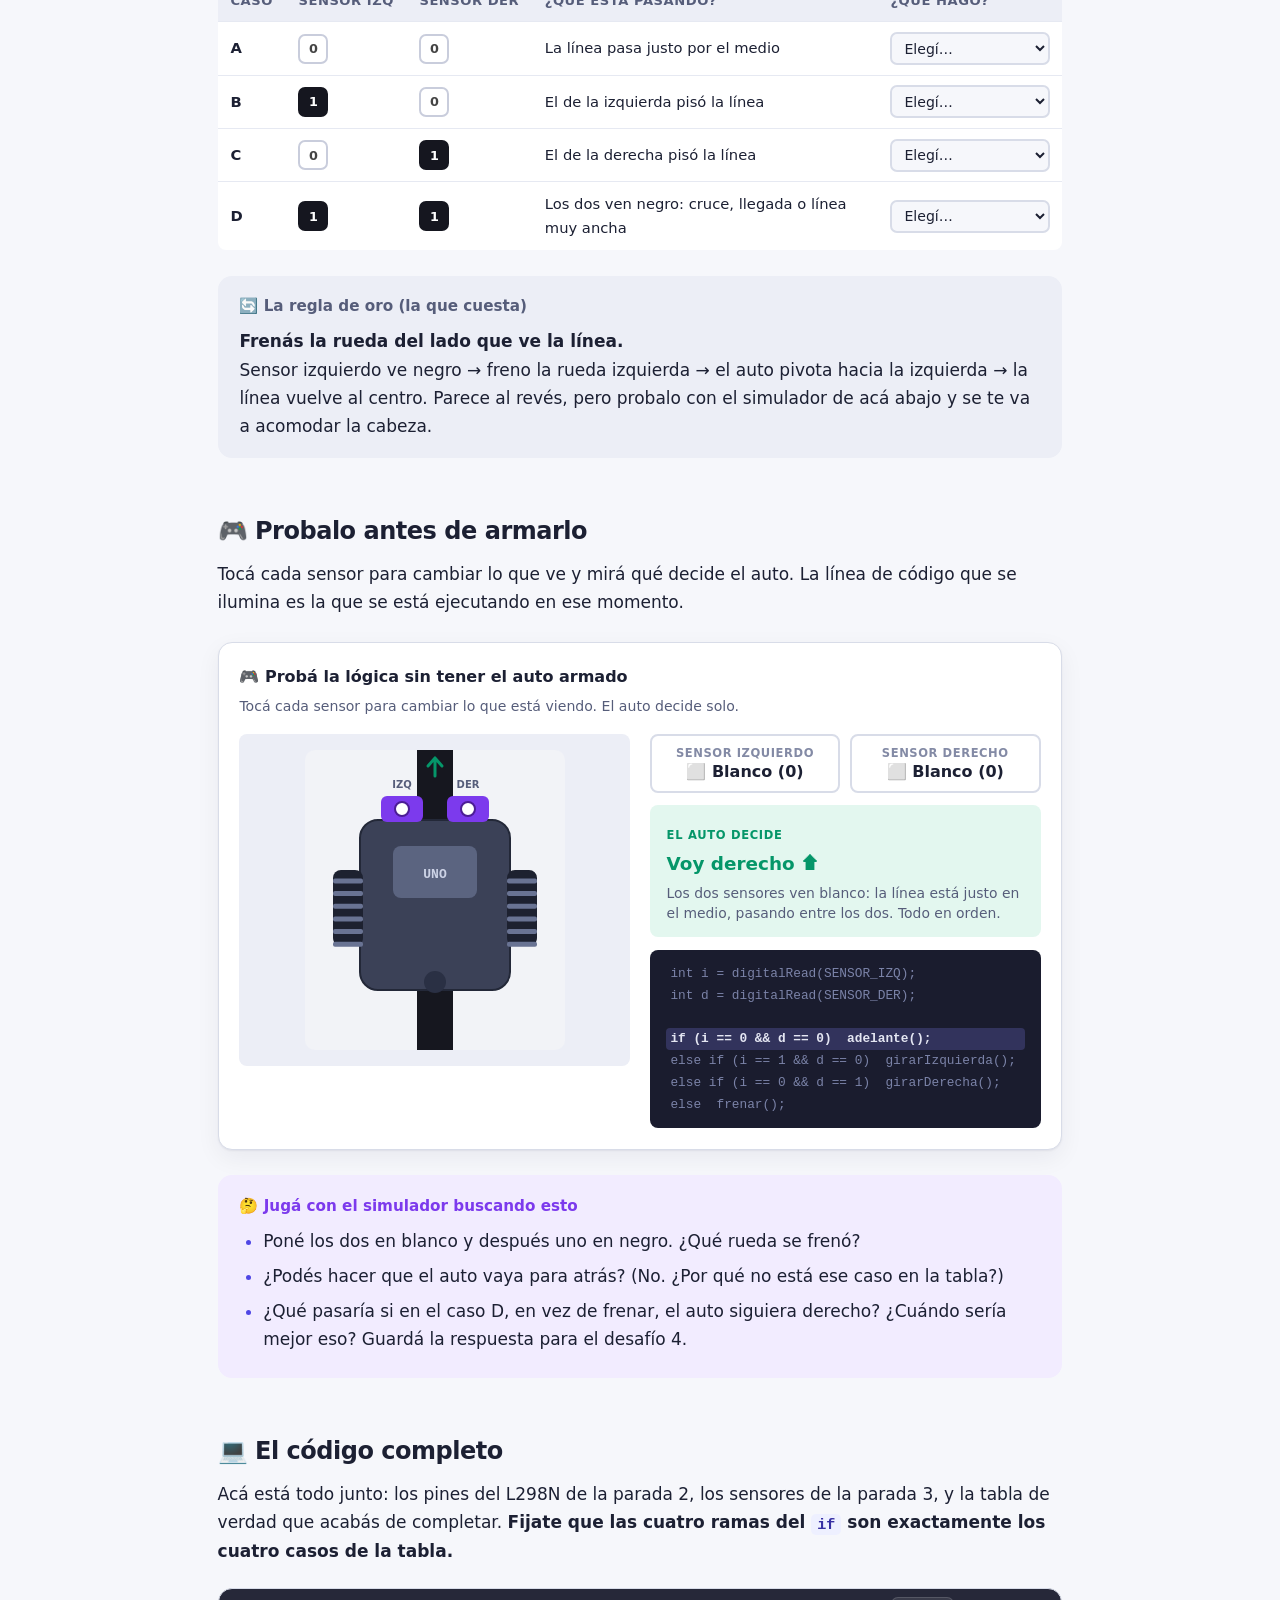
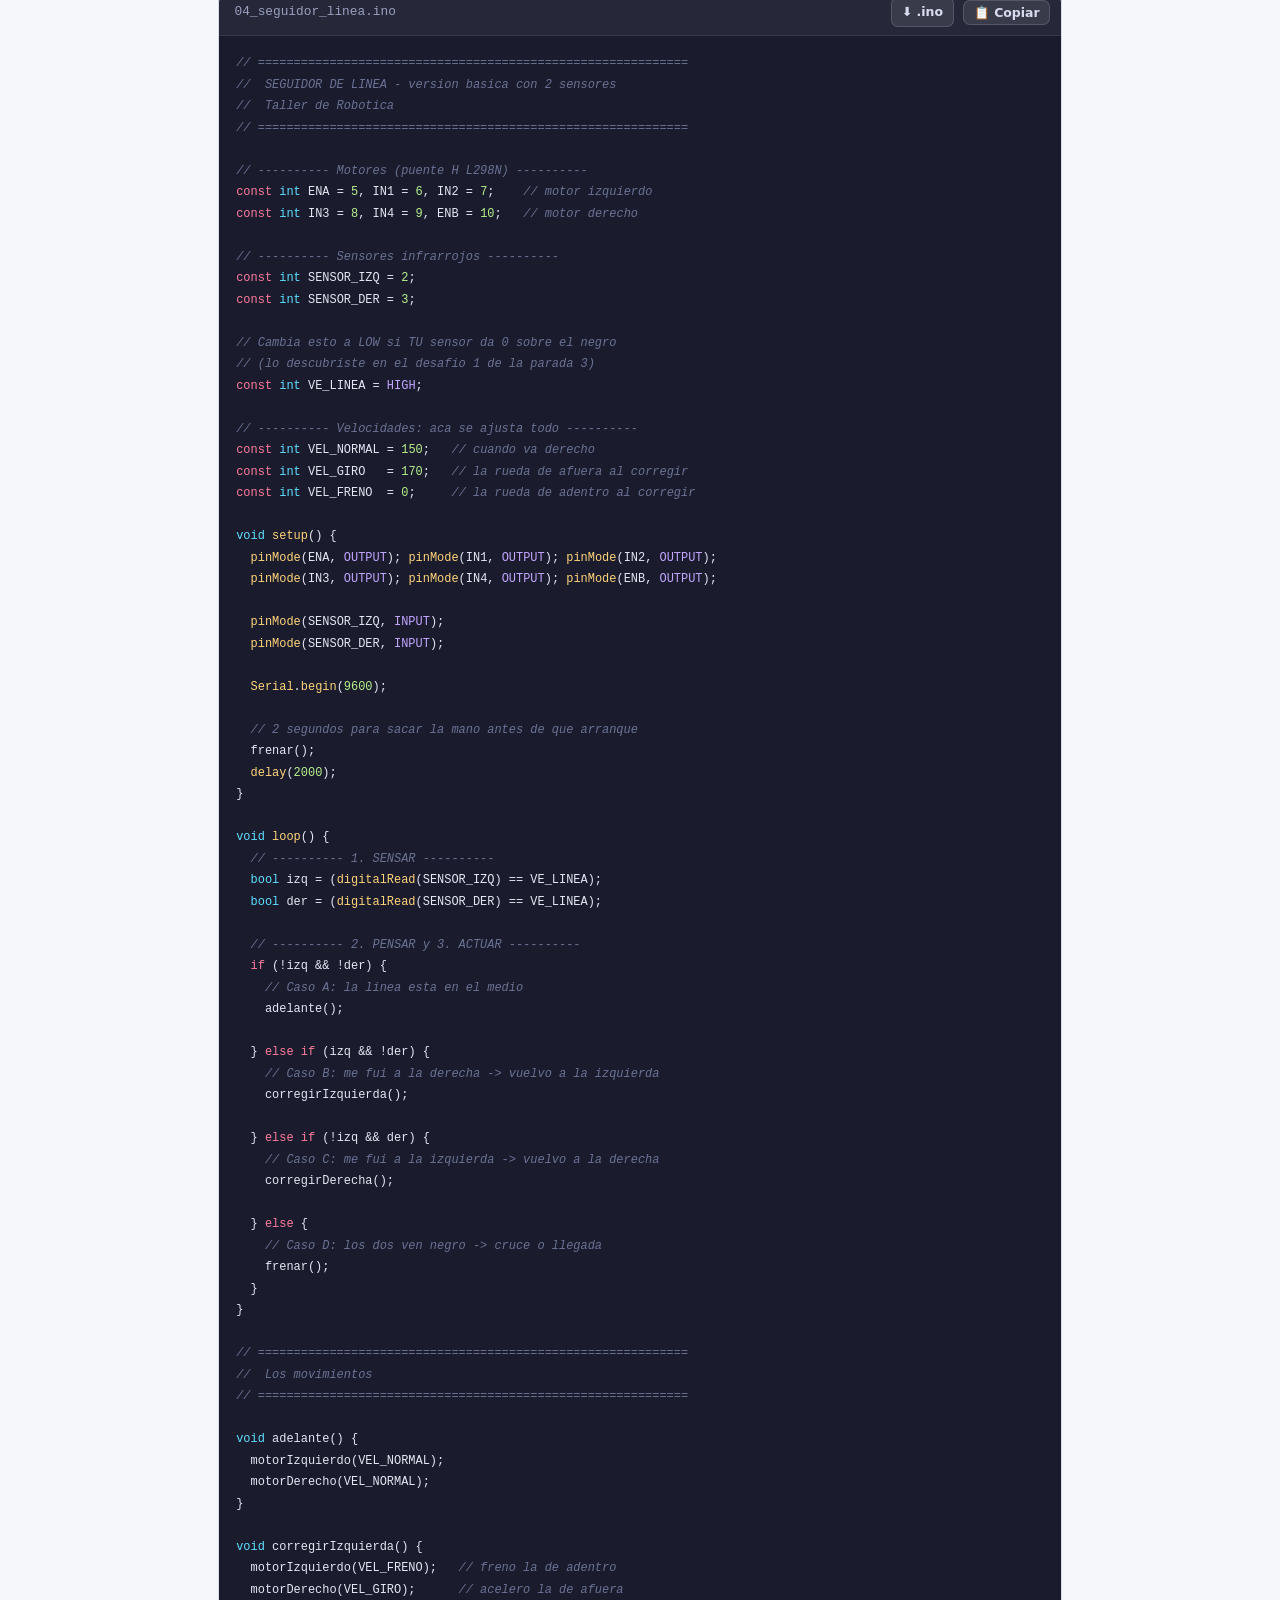
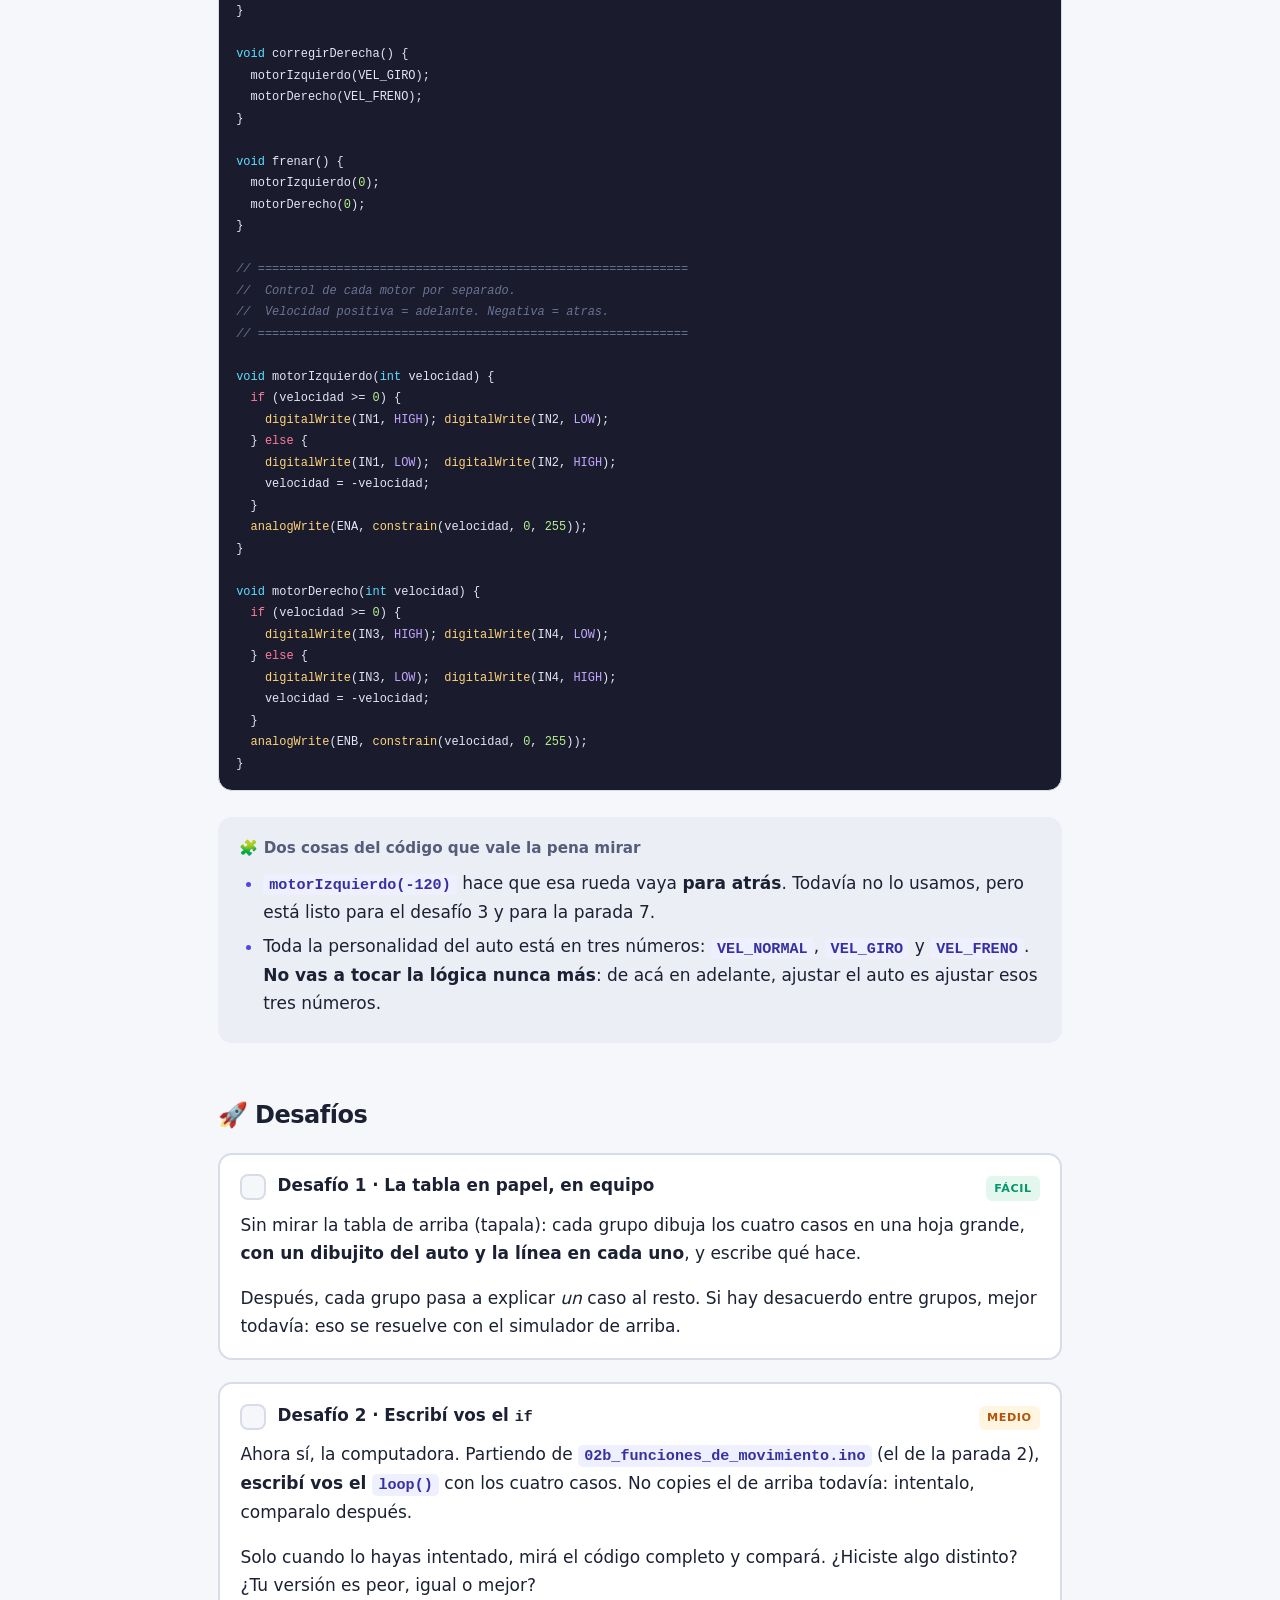
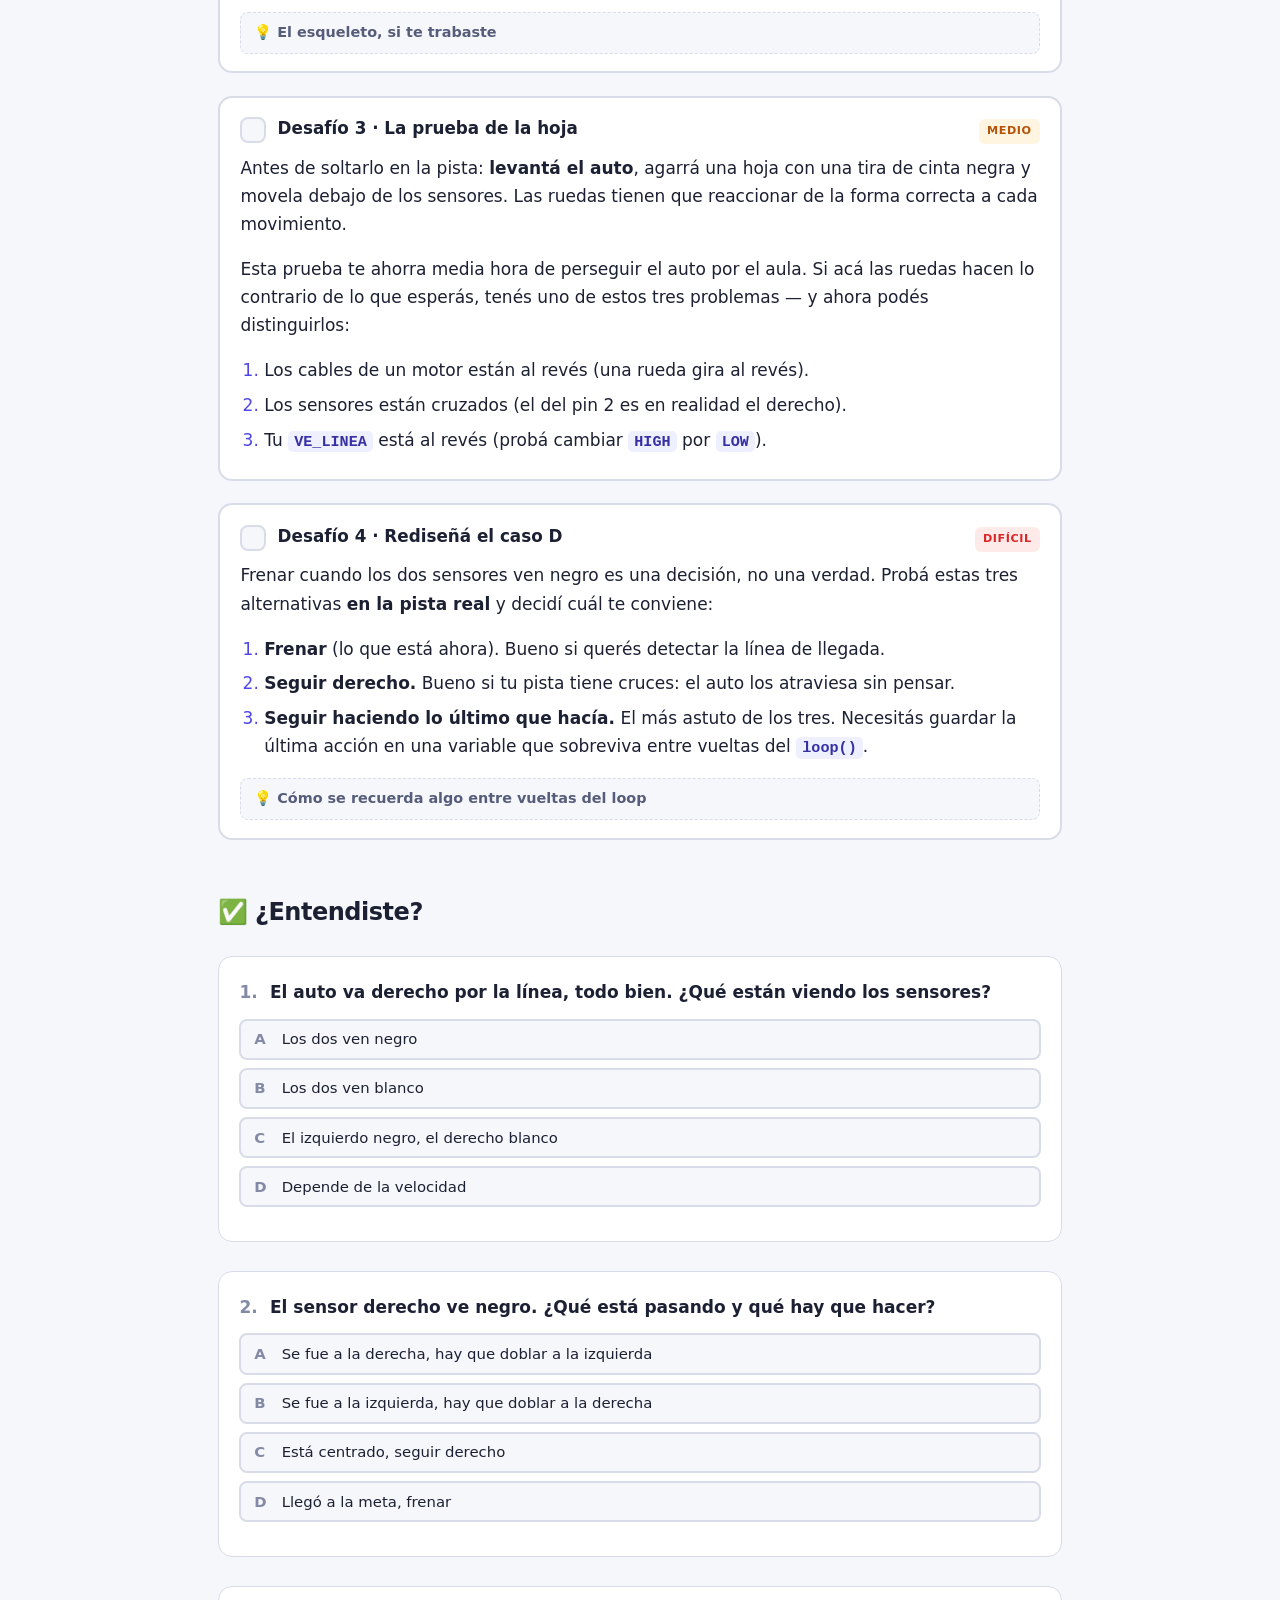
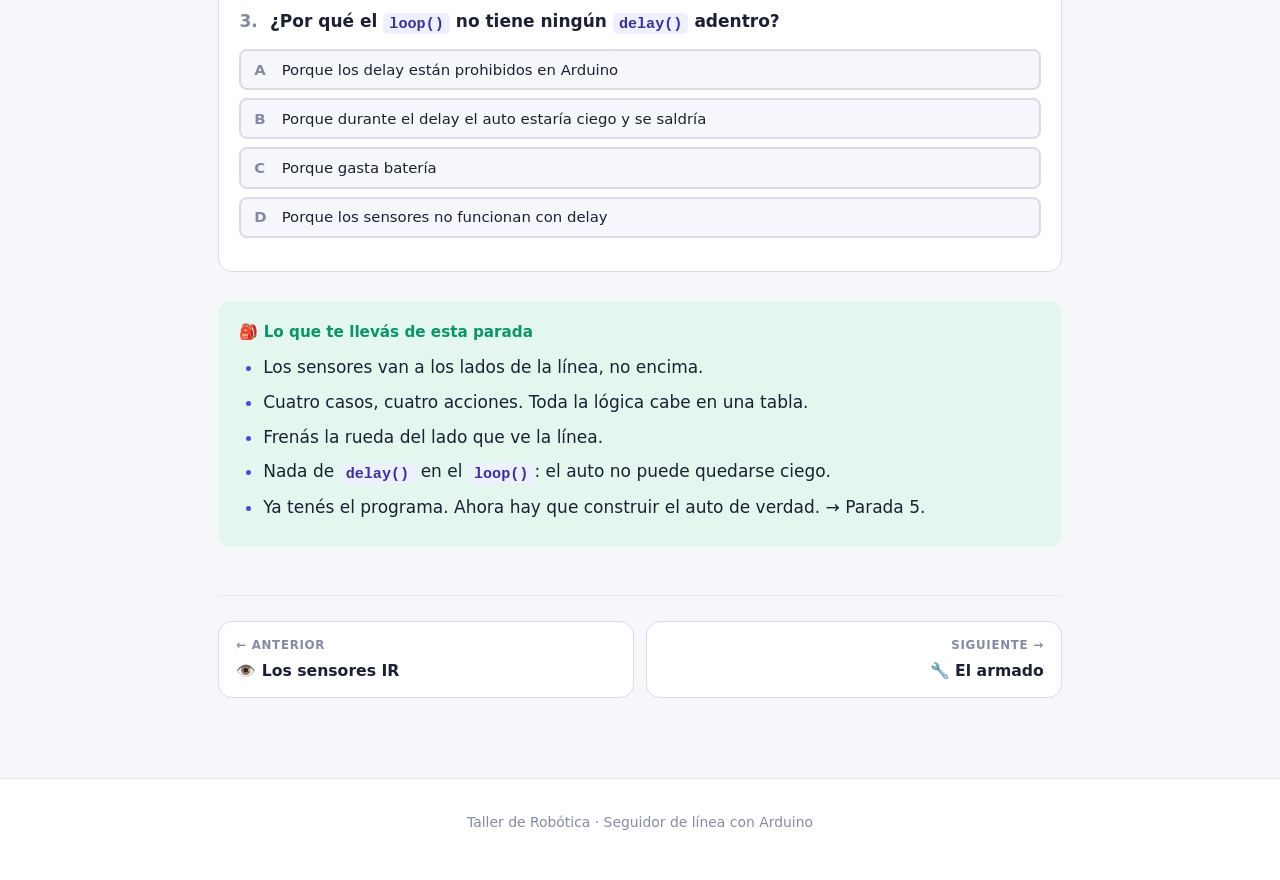
<file: 04-logica.html>
<!DOCTYPE html>
<html lang="es">
<head>
<meta charset="utf-8">
<meta name="viewport" content="width=device-width, initial-scale=1">
<title>Parada 4 · La lógica — Seguidor de Línea</title>
<meta name="description" content="La tabla de verdad de dos sensores y el código que convierte lecturas en movimiento. La parada clave del taller.">
<link rel="stylesheet" href="assets/css/estilo.css">
<link rel="icon" href="data:image/svg+xml,<svg xmlns='http://www.w3.org/2000/svg' viewBox='0 0 100 100'><text y='.9em' font-size='90'>🧠</text></svg>">
</head>
<body data-parada="4" data-color="logica">

<header class="barra">
  <div class="barra-int">
    <a class="marca" href="index.html"><span class="marca-icono">🤖</span> Seguidor de Línea</a>
    <div class="barra-sep"></div>
    <button class="btn-icono" id="btn-tema" type="button" aria-label="Cambiar tema">🌙</button>
  </div>
  <div class="progreso-barra"><div class="progreso-relleno"></div></div>
</header>

<main class="envoltorio">

  <div class="cabecera-parada">
    <div class="migas"><a href="index.html">Ruta</a> <span>›</span> <span>Parada 4</span></div>
    <span class="etiqueta-parada">🧠 Parada 4 · El cerebro</span>
    <h1>La lógica</h1>
    <p class="bajada chico">
      Tenés ojos. Tenés músculos. Falta lo que decide. Esta es <strong>la</strong> parada del taller.
    </p>
    <div class="meta-parada">
      <span>⏱️ 1h 30 – 2h</span>
      <span>🎯 4 desafíos</span>
      <span>✏️ Empieza en papel</span>
    </div>
  </div>

  <div class="bloque b-ojo">
    <div class="bloque-titulo">✋ Pará. Antes de tocar la computadora.</div>
    <p style="margin-bottom:0">
      Esta parada arranca <strong>en papel y hablando entre todos</strong>. La computadora se abre
      recién en el desafío 2. Si te salteás la parte de papel, vas a copiar un código que funciona
      sin entender por qué — y cuando falle en la pista no vas a saber qué tocar.
    </p>
  </div>

  <h2>🔁 Lo único que hace un robot</h2>
  <p>
    Todo el programa del seguidor cabe en tres palabras que se repiten para siempre:
  </p>

  <div class="diagrama">
    <svg viewBox="0 0 600 170" width="600" height="170" role="img"
         aria-label="Ciclo sensar, pensar, actuar">
      <g>
        <rect x="30" y="45" width="140" height="70" rx="12" fill="#f2ecff" stroke="#7c3aed" stroke-width="2"/>
        <text x="100" y="76" text-anchor="middle" class="txt-svg" font-size="14" font-weight="800" fill="#7c3aed">1 · SENSAR</text>
        <text x="100" y="96" text-anchor="middle" class="txt-svg-chico" fill="#7c3aed">digitalRead()</text>
      </g>
      <g>
        <rect x="230" y="45" width="140" height="70" rx="12" fill="#fff0e4" stroke="#ea580c" stroke-width="2"/>
        <text x="300" y="76" text-anchor="middle" class="txt-svg" font-size="14" font-weight="800" fill="#ea580c">2 · PENSAR</text>
        <text x="300" y="96" text-anchor="middle" class="txt-svg-chico" fill="#ea580c">if / else</text>
      </g>
      <g>
        <rect x="430" y="45" width="140" height="70" rx="12" fill="#ffe9ee" stroke="#e11d48" stroke-width="2"/>
        <text x="500" y="76" text-anchor="middle" class="txt-svg" font-size="14" font-weight="800" fill="#e11d48">3 · ACTUAR</text>
        <text x="500" y="96" text-anchor="middle" class="txt-svg-chico" fill="#e11d48">analogWrite()</text>
      </g>

      <path d="M170 80 L224 80" stroke="#8a90aa" stroke-width="2.5" marker-end="url(#f4)"/>
      <path d="M370 80 L424 80" stroke="#8a90aa" stroke-width="2.5" marker-end="url(#f4)"/>
      <path d="M500 120 C500 155, 100 155, 100 120" fill="none" stroke="#8a90aa"
            stroke-width="2.5" stroke-dasharray="6 4" marker-end="url(#f4)"/>
      <text x="300" y="165" text-anchor="middle" class="txt-svg-chico">y otra vez, miles de veces por segundo</text>

      <defs>
        <marker id="f4" markerWidth="9" markerHeight="9" refX="8" refY="4.5" orient="auto">
          <path d="M0 0 L9 4.5 L0 9 z" fill="#8a90aa"/>
        </marker>
      </defs>
    </svg>
  </div>
  <p>
    En Arduino eso es exactamente el <code>loop()</code>. Y la parte del medio — <em>pensar</em> —
    es lo que vamos a diseñar ahora.
  </p>

  <h2>📐 El primer paso: dónde van los sensores</h2>
  <p>
    Los dos sensores <strong>no van encima de la línea</strong>. Van uno a cada lado, con la línea
    pasando por el medio. Cuando el auto está bien encaminado, <strong>ninguno de los dos la ve</strong>.
  </p>
  <p>
    Suena raro la primera vez. Pensalo así: son como los dos bordes de un carril. Si estás en el
    medio, no tocás ninguno. Si tocás el de la izquierda, es porque te fuiste para la izquierda.
  </p>

  <div class="bloque b-pensar">
    <div class="bloque-titulo">🤔 Discutan esto antes de seguir (5 minutos, en grupo)</div>
    <p style="margin-bottom:0">
      Si el <strong>sensor izquierdo</strong> es el que está tocando la línea negra…
      <strong>¿hacia qué lado se corrió el auto?</strong> ¿Y para volver al centro, qué rueda
      conviene frenar? Poné las manos sobre la mesa como si fueran las ruedas y actuenlo.
      Casi todos se equivocan la primera vez, y está bien: <em>equivocarse acá</em> es mucho más
      barato que equivocarse en la pista.
    </p>
  </div>

  <h2>✏️ La tabla de verdad</h2>
  <p>
    Dos sensores, cada uno con dos estados posibles → <strong>2 × 2 = 4 casos</strong>. Nada más.
    Todo el comportamiento del auto cabe en cuatro renglones.
  </p>
  <p class="chico">Convención: <strong>0 = ve blanco</strong> (no hay línea) · <strong>1 = ve negro</strong> (hay línea).</p>

  <div>
    <div class="tabla-envase">
      <table>
        <thead>
          <tr><th>Caso</th><th>Sensor IZQ</th><th>Sensor DER</th><th>¿Qué está pasando?</th><th>¿Qué hago?</th></tr>
        </thead>
        <tbody>
          <tr>
            <td><strong>A</strong></td>
            <td><span class="cuadro-sensor cs-blanco">0</span></td>
            <td><span class="cuadro-sensor cs-blanco">0</span></td>
            <td>La línea pasa justo por el medio</td>
            <td>
              <select class="tv-select" data-ok="adelante" aria-label="Acción para el caso A">
                <option value="">Elegí…</option>
                <option value="adelante">Ir derecho</option>
                <option value="izquierda">Doblar a la izquierda</option>
                <option value="derecha">Doblar a la derecha</option>
                <option value="frenar">Frenar</option>
              </select>
            </td>
          </tr>
          <tr>
            <td><strong>B</strong></td>
            <td><span class="cuadro-sensor cs-negro">1</span></td>
            <td><span class="cuadro-sensor cs-blanco">0</span></td>
            <td>El de la izquierda pisó la línea</td>
            <td>
              <select class="tv-select" data-ok="izquierda" aria-label="Acción para el caso B">
                <option value="">Elegí…</option>
                <option value="adelante">Ir derecho</option>
                <option value="izquierda">Doblar a la izquierda</option>
                <option value="derecha">Doblar a la derecha</option>
                <option value="frenar">Frenar</option>
              </select>
            </td>
          </tr>
          <tr>
            <td><strong>C</strong></td>
            <td><span class="cuadro-sensor cs-blanco">0</span></td>
            <td><span class="cuadro-sensor cs-negro">1</span></td>
            <td>El de la derecha pisó la línea</td>
            <td>
              <select class="tv-select" data-ok="derecha" aria-label="Acción para el caso C">
                <option value="">Elegí…</option>
                <option value="adelante">Ir derecho</option>
                <option value="izquierda">Doblar a la izquierda</option>
                <option value="derecha">Doblar a la derecha</option>
                <option value="frenar">Frenar</option>
              </select>
            </td>
          </tr>
          <tr>
            <td><strong>D</strong></td>
            <td><span class="cuadro-sensor cs-negro">1</span></td>
            <td><span class="cuadro-sensor cs-negro">1</span></td>
            <td>Los dos ven negro: cruce, llegada o línea muy ancha</td>
            <td>
              <select class="tv-select" data-ok="frenar" aria-label="Acción para el caso D">
                <option value="">Elegí…</option>
                <option value="adelante">Ir derecho</option>
                <option value="izquierda">Doblar a la izquierda</option>
                <option value="derecha">Doblar a la derecha</option>
                <option value="frenar">Frenar</option>
              </select>
            </td>
          </tr>
        </tbody>
      </table>
    </div>

    <div class="bloque b-ok" data-tv-aviso style="display:none">
      <div class="bloque-titulo">🎉 ¡Completaste la tabla!</div>
      <p style="margin-bottom:0">
        Eso que acabás de escribir <strong>es el programa</strong>. Lo que sigue es solo traducirlo
        a palabras que el Arduino entienda. La parte difícil ya está hecha.
      </p>
    </div>
  </div>

  <div class="bloque b-dato">
    <div class="bloque-titulo">🔄 La regla de oro (la que cuesta)</div>
    <p style="margin-bottom:0">
      <strong>Frenás la rueda del lado que ve la línea.</strong><br>
      Sensor izquierdo ve negro → freno la rueda izquierda → el auto pivota hacia la izquierda →
      la línea vuelve al centro. Parece al revés, pero probalo con el simulador de acá abajo y se
      te va a acomodar la cabeza.
    </p>
  </div>

  <h2>🎮 Probalo antes de armarlo</h2>
  <p>
    Tocá cada sensor para cambiar lo que ve y mirá qué decide el auto. La línea de código que se
    ilumina es la que se está ejecutando en ese momento.
  </p>

  <div class="simulador" id="sim-logica"></div>

  <div class="bloque b-pensar">
    <div class="bloque-titulo">🤔 Jugá con el simulador buscando esto</div>
    <ul style="margin-bottom:0">
      <li>Poné los dos en blanco y después uno en negro. ¿Qué rueda se frenó?</li>
      <li>¿Podés hacer que el auto vaya para atrás? (No. ¿Por qué no está ese caso en la tabla?)</li>
      <li>¿Qué pasaría si en el caso D, en vez de frenar, el auto siguiera derecho? ¿Cuándo sería
        mejor eso? Guardá la respuesta para el desafío 4.</li>
    </ul>
  </div>

  <h2>💻 El código completo</h2>
  <p>
    Acá está todo junto: los pines del L298N de la parada 2, los sensores de la parada 3, y la tabla
    de verdad que acabás de completar. <strong>Fijate que las cuatro ramas del <code>if</code> son
    exactamente los cuatro casos de la tabla.</strong>
  </p>

  <div class="caja-codigo">
    <div class="codigo-cab">
      <span class="codigo-nombre">04_seguidor_linea.ino</span>
      <a class="btn-bajar" href="codigo/04_seguidor_linea.ino" download>⬇ .ino</a>
      <button class="btn-copiar" type="button">📋 Copiar</button>
    </div>
    <pre><code>// ============================================================
//  SEGUIDOR DE LINEA - version basica con 2 sensores
//  Taller de Robotica
// ============================================================

// ---------- Motores (puente H L298N) ----------
const int ENA = 5, IN1 = 6, IN2 = 7;    // motor izquierdo
const int IN3 = 8, IN4 = 9, ENB = 10;   // motor derecho

// ---------- Sensores infrarrojos ----------
const int SENSOR_IZQ = 2;
const int SENSOR_DER = 3;

// Cambia esto a LOW si TU sensor da 0 sobre el negro
// (lo descubriste en el desafio 1 de la parada 3)
const int VE_LINEA = HIGH;

// ---------- Velocidades: aca se ajusta todo ----------
const int VEL_NORMAL = 150;   // cuando va derecho
const int VEL_GIRO   = 170;   // la rueda de afuera al corregir
const int VEL_FRENO  = 0;     // la rueda de adentro al corregir

void setup() {
  pinMode(ENA, OUTPUT); pinMode(IN1, OUTPUT); pinMode(IN2, OUTPUT);
  pinMode(IN3, OUTPUT); pinMode(IN4, OUTPUT); pinMode(ENB, OUTPUT);

  pinMode(SENSOR_IZQ, INPUT);
  pinMode(SENSOR_DER, INPUT);

  Serial.begin(9600);

  // 2 segundos para sacar la mano antes de que arranque
  frenar();
  delay(2000);
}

void loop() {
  // ---------- 1. SENSAR ----------
  bool izq = (digitalRead(SENSOR_IZQ) == VE_LINEA);
  bool der = (digitalRead(SENSOR_DER) == VE_LINEA);

  // ---------- 2. PENSAR y 3. ACTUAR ----------
  if (!izq && !der) {
    // Caso A: la linea esta en el medio
    adelante();

  } else if (izq && !der) {
    // Caso B: me fui a la derecha -> vuelvo a la izquierda
    corregirIzquierda();

  } else if (!izq && der) {
    // Caso C: me fui a la izquierda -> vuelvo a la derecha
    corregirDerecha();

  } else {
    // Caso D: los dos ven negro -> cruce o llegada
    frenar();
  }
}

// ============================================================
//  Los movimientos
// ============================================================

void adelante() {
  motorIzquierdo(VEL_NORMAL);
  motorDerecho(VEL_NORMAL);
}

void corregirIzquierda() {
  motorIzquierdo(VEL_FRENO);   // freno la de adentro
  motorDerecho(VEL_GIRO);      // acelero la de afuera
}

void corregirDerecha() {
  motorIzquierdo(VEL_GIRO);
  motorDerecho(VEL_FRENO);
}

void frenar() {
  motorIzquierdo(0);
  motorDerecho(0);
}

// ============================================================
//  Control de cada motor por separado.
//  Velocidad positiva = adelante. Negativa = atras.
// ============================================================

void motorIzquierdo(int velocidad) {
  if (velocidad &gt;= 0) {
    digitalWrite(IN1, HIGH); digitalWrite(IN2, LOW);
  } else {
    digitalWrite(IN1, LOW);  digitalWrite(IN2, HIGH);
    velocidad = -velocidad;
  }
  analogWrite(ENA, constrain(velocidad, 0, 255));
}

void motorDerecho(int velocidad) {
  if (velocidad &gt;= 0) {
    digitalWrite(IN3, HIGH); digitalWrite(IN4, LOW);
  } else {
    digitalWrite(IN3, LOW);  digitalWrite(IN4, HIGH);
    velocidad = -velocidad;
  }
  analogWrite(ENB, constrain(velocidad, 0, 255));
}</code></pre>
  </div>

  <div class="bloque b-dato">
    <div class="bloque-titulo">🧩 Dos cosas del código que vale la pena mirar</div>
    <ul style="margin-bottom:0">
      <li><code>motorIzquierdo(-120)</code> hace que esa rueda vaya <strong>para atrás</strong>. Todavía
        no lo usamos, pero está listo para el desafío 3 y para la parada 7.</li>
      <li>Toda la personalidad del auto está en tres números: <code>VEL_NORMAL</code>,
        <code>VEL_GIRO</code> y <code>VEL_FRENO</code>. <strong>No vas a tocar la lógica nunca más</strong>:
        de acá en adelante, ajustar el auto es ajustar esos tres números.</li>
    </ul>
  </div>

  <h2>🚀 Desafíos</h2>

  <div class="desafio" data-desafio="1">
    <div class="desafio-cab">
      <input type="checkbox" class="desafio-check">
      <label class="desafio-titulo">Desafío 1 · La tabla en papel, en equipo</label>
      <span class="nivel n-facil">Fácil</span>
    </div>
    <div class="desafio-cuerpo">
      <p>
        Sin mirar la tabla de arriba (tapala): cada grupo dibuja los cuatro casos en una hoja grande,
        <strong>con un dibujito del auto y la línea en cada uno</strong>, y escribe qué hace.
      </p>
      <p style="margin-bottom:0">
        Después, cada grupo pasa a explicar <em>un</em> caso al resto. Si hay desacuerdo entre grupos,
        mejor todavía: eso se resuelve con el simulador de arriba.
      </p>
    </div>
  </div>

  <div class="desafio" data-desafio="2">
    <div class="desafio-cab">
      <input type="checkbox" class="desafio-check">
      <label class="desafio-titulo">Desafío 2 · Escribí vos el <code>if</code></label>
      <span class="nivel n-medio">Medio</span>
    </div>
    <div class="desafio-cuerpo">
      <p>
        Ahora sí, la computadora. Partiendo de <code>02b_funciones_de_movimiento.ino</code>
        (el de la parada 2), <strong>escribí vos el <code>loop()</code></strong> con los cuatro casos.
        No copies el de arriba todavía: intentalo, comparalo después.
      </p>
      <p style="margin-bottom:0">Solo cuando lo hayas intentado, mirá el código completo y compará.
        ¿Hiciste algo distinto? ¿Tu versión es peor, igual o mejor?</p>
      <details class="pista-ayuda">
        <summary>El esqueleto, si te trabaste</summary>
        <div class="caja-codigo" style="margin:.5rem 0 0">
          <div class="codigo-cab"><span class="codigo-nombre">completá los ...</span></div>
          <pre><code>void loop() {
  bool izq = (digitalRead(SENSOR_IZQ) == VE_LINEA);
  bool der = (digitalRead(SENSOR_DER) == VE_LINEA);

  if (...) {
    ...
  } else if (...) {
    ...
  } else if (...) {
    ...
  } else {
    ...
  }
}</code></pre>
        </div>
      </details>
    </div>
  </div>

  <div class="desafio" data-desafio="3">
    <div class="desafio-cab">
      <input type="checkbox" class="desafio-check">
      <label class="desafio-titulo">Desafío 3 · La prueba de la hoja</label>
      <span class="nivel n-medio">Medio</span>
    </div>
    <div class="desafio-cuerpo">
      <p>
        Antes de soltarlo en la pista: <strong>levantá el auto</strong>, agarrá una hoja con una tira
        de cinta negra y movela debajo de los sensores. Las ruedas tienen que reaccionar de la forma
        correcta a cada movimiento.
      </p>
      <p>
        Esta prueba te ahorra media hora de perseguir el auto por el aula. Si acá las ruedas hacen
        lo contrario de lo que esperás, tenés uno de estos tres problemas — y ahora podés distinguirlos:
      </p>
      <ol style="margin-bottom:0">
        <li>Los cables de un motor están al revés (una rueda gira al revés).</li>
        <li>Los sensores están cruzados (el del pin 2 es en realidad el derecho).</li>
        <li>Tu <code>VE_LINEA</code> está al revés (probá cambiar <code>HIGH</code> por <code>LOW</code>).</li>
      </ol>
    </div>
  </div>

  <div class="desafio" data-desafio="4">
    <div class="desafio-cab">
      <input type="checkbox" class="desafio-check">
      <label class="desafio-titulo">Desafío 4 · Rediseñá el caso D</label>
      <span class="nivel n-dificil">Difícil</span>
    </div>
    <div class="desafio-cuerpo">
      <p>
        Frenar cuando los dos sensores ven negro es una decisión, no una verdad. Probá estas tres
        alternativas <strong>en la pista real</strong> y decidí cuál te conviene:
      </p>
      <ol>
        <li><strong>Frenar</strong> (lo que está ahora). Bueno si querés detectar la línea de llegada.</li>
        <li><strong>Seguir derecho.</strong> Bueno si tu pista tiene cruces: el auto los atraviesa
          sin pensar.</li>
        <li><strong>Seguir haciendo lo último que hacía.</strong> El más astuto de los tres. Necesitás
          guardar la última acción en una variable que sobreviva entre vueltas del <code>loop()</code>.</li>
      </ol>
      <details class="pista-ayuda">
        <summary>Cómo se recuerda algo entre vueltas del loop</summary>
        <p>
          Una variable declarada <em>afuera</em> de <code>loop()</code> conserva su valor de una
          vuelta a la otra. Es la memoria del robot.
        </p>
        <div class="caja-codigo" style="margin:.5rem 0 0">
          <div class="codigo-cab"><span class="codigo-nombre">idea</span></div>
          <pre><code>// afuera del loop, arriba de todo:
int ultimaAccion = 0;   // 0 = derecho, 1 = izquierda, 2 = derecha

// dentro del loop, en cada caso, antes de actuar:
ultimaAccion = 1;

// y en el caso D:
if (ultimaAccion == 1)      corregirIzquierda();
else if (ultimaAccion == 2) corregirDerecha();
else                        adelante();</code></pre>
        </div>
        <p style="margin:.6rem 0 0" class="chico">
          Esta misma idea, aplicada a "me quedé sin línea", es lo que hace que un auto de competencia
          recupere la pista después de salirse. Lo vemos en la parada 7.
        </p>
      </details>
    </div>
  </div>

  <h2>✅ ¿Entendiste?</h2>

  <div class="quiz">
    <p class="quiz-preg"><span class="qnum">1.</span>
      El auto va derecho por la línea, todo bien. ¿Qué están viendo los sensores?</p>
    <div class="quiz-ops">
      <button class="quiz-op" type="button"><span class="letra">A</span> Los dos ven negro</button>
      <button class="quiz-op" type="button" data-ok="si"><span class="letra">B</span> Los dos ven blanco</button>
      <button class="quiz-op" type="button"><span class="letra">C</span> El izquierdo negro, el derecho blanco</button>
      <button class="quiz-op" type="button"><span class="letra">D</span> Depende de la velocidad</button>
    </div>
    <div class="quiz-devuelta" data-explica="Los sensores van a los costados de la línea, no encima. Si el auto está centrado, la línea pasa entre los dos y ninguno la toca. Los sensores son la alarma que avisa cuando te desviaste."></div>
  </div>

  <div class="quiz">
    <p class="quiz-preg"><span class="qnum">2.</span>
      El sensor <strong>derecho</strong> ve negro. ¿Qué está pasando y qué hay que hacer?</p>
    <div class="quiz-ops">
      <button class="quiz-op" type="button"><span class="letra">A</span> Se fue a la derecha, hay que doblar a la izquierda</button>
      <button class="quiz-op" type="button" data-ok="si"><span class="letra">B</span> Se fue a la izquierda, hay que doblar a la derecha</button>
      <button class="quiz-op" type="button"><span class="letra">C</span> Está centrado, seguir derecho</button>
      <button class="quiz-op" type="button"><span class="letra">D</span> Llegó a la meta, frenar</button>
    </div>
    <div class="quiz-devuelta" data-explica="Si el sensor derecho pisó la línea, es porque el auto se corrió hacia la izquierda y la línea le quedó del lado derecho. Para volver al centro tiene que doblar a la derecha: frenar la rueda derecha."></div>
  </div>

  <div class="quiz">
    <p class="quiz-preg"><span class="qnum">3.</span>
      ¿Por qué el <code>loop()</code> no tiene ningún <code>delay()</code> adentro?</p>
    <div class="quiz-ops">
      <button class="quiz-op" type="button"><span class="letra">A</span> Porque los delay están prohibidos en Arduino</button>
      <button class="quiz-op" type="button" data-ok="si"><span class="letra">B</span> Porque durante el delay el auto estaría ciego y se saldría</button>
      <button class="quiz-op" type="button"><span class="letra">C</span> Porque gasta batería</button>
      <button class="quiz-op" type="button"><span class="letra">D</span> Porque los sensores no funcionan con delay</button>
    </div>
    <div class="quiz-devuelta" data-explica="Un delay(100) significa 100 milisegundos sin mirar la línea. A 50 cm/s eso son 5 centímetros a ciegas: suficiente para salirse en una curva. El loop tiene que dar vueltas lo más rápido posible."></div>
  </div>

  <div class="bloque b-ok">
    <div class="bloque-titulo">🎒 Lo que te llevás de esta parada</div>
    <ul style="margin-bottom:0">
      <li>Los sensores van a los lados de la línea, no encima.</li>
      <li>Cuatro casos, cuatro acciones. Toda la lógica cabe en una tabla.</li>
      <li>Frenás la rueda del lado que ve la línea.</li>
      <li>Nada de <code>delay()</code> en el <code>loop()</code>: el auto no puede quedarse ciego.</li>
      <li>Ya tenés el programa. Ahora hay que construir el auto de verdad. → Parada 5.</li>
    </ul>
  </div>

  <div class="nav-paradas" id="nav-paradas"></div>
</main>

<footer class="pie">
  <p>Taller de Robótica · Seguidor de línea con Arduino</p>
</footer>

<script src="assets/js/comun.js"></script>
<script src="assets/js/simulador-logica.js"></script>
</body>
</html>
</file>
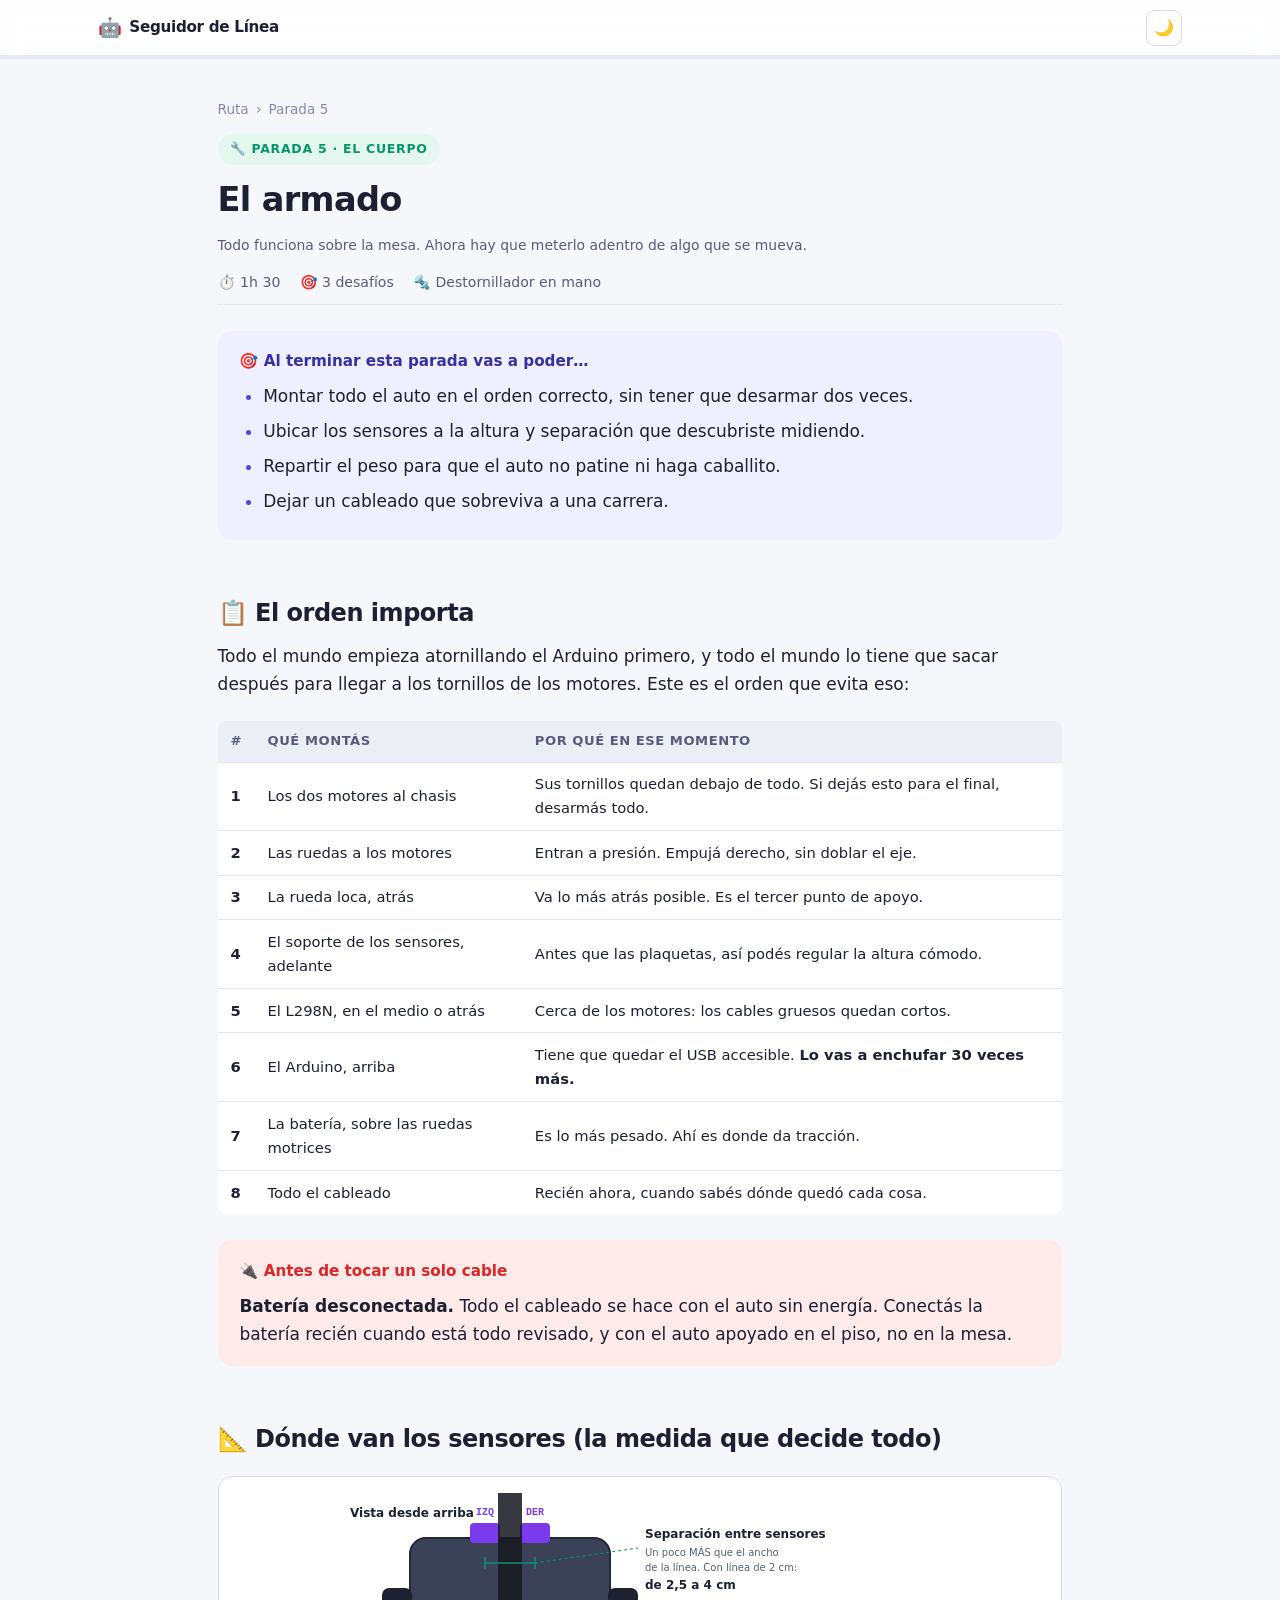
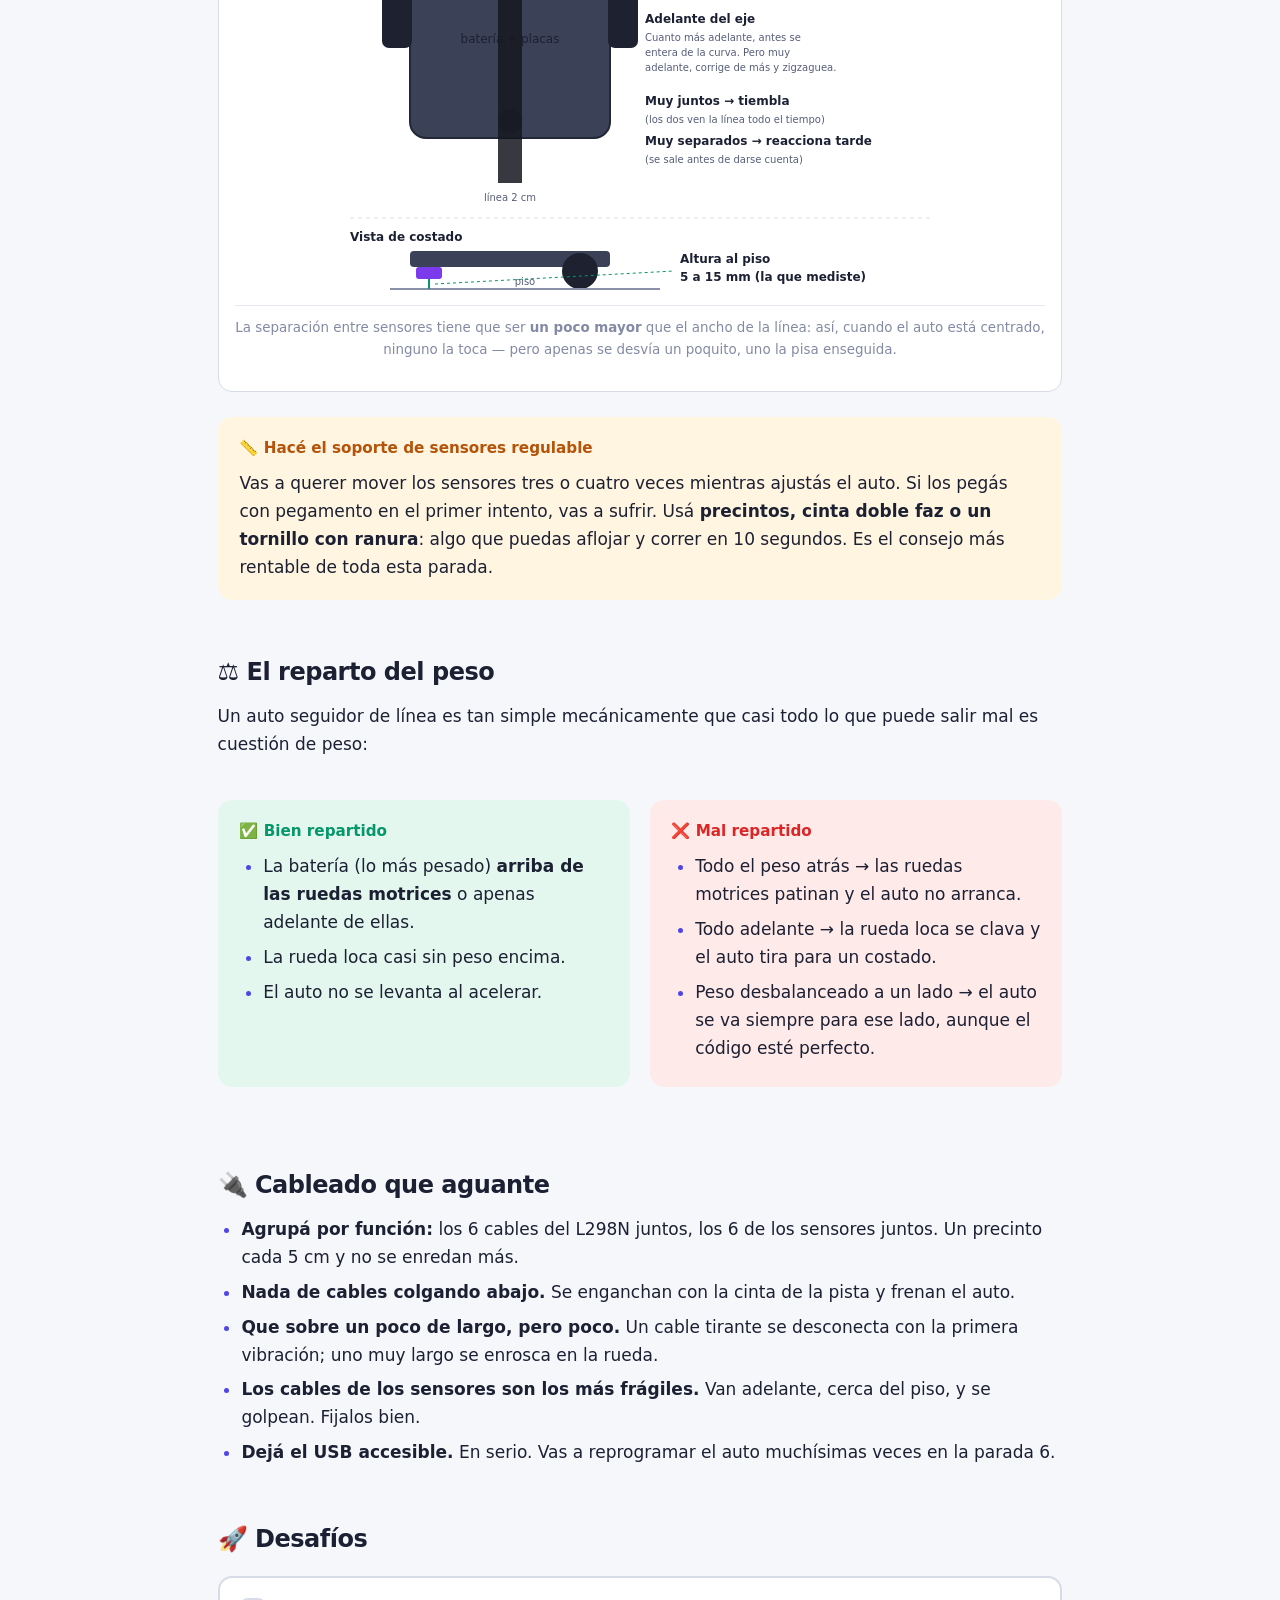
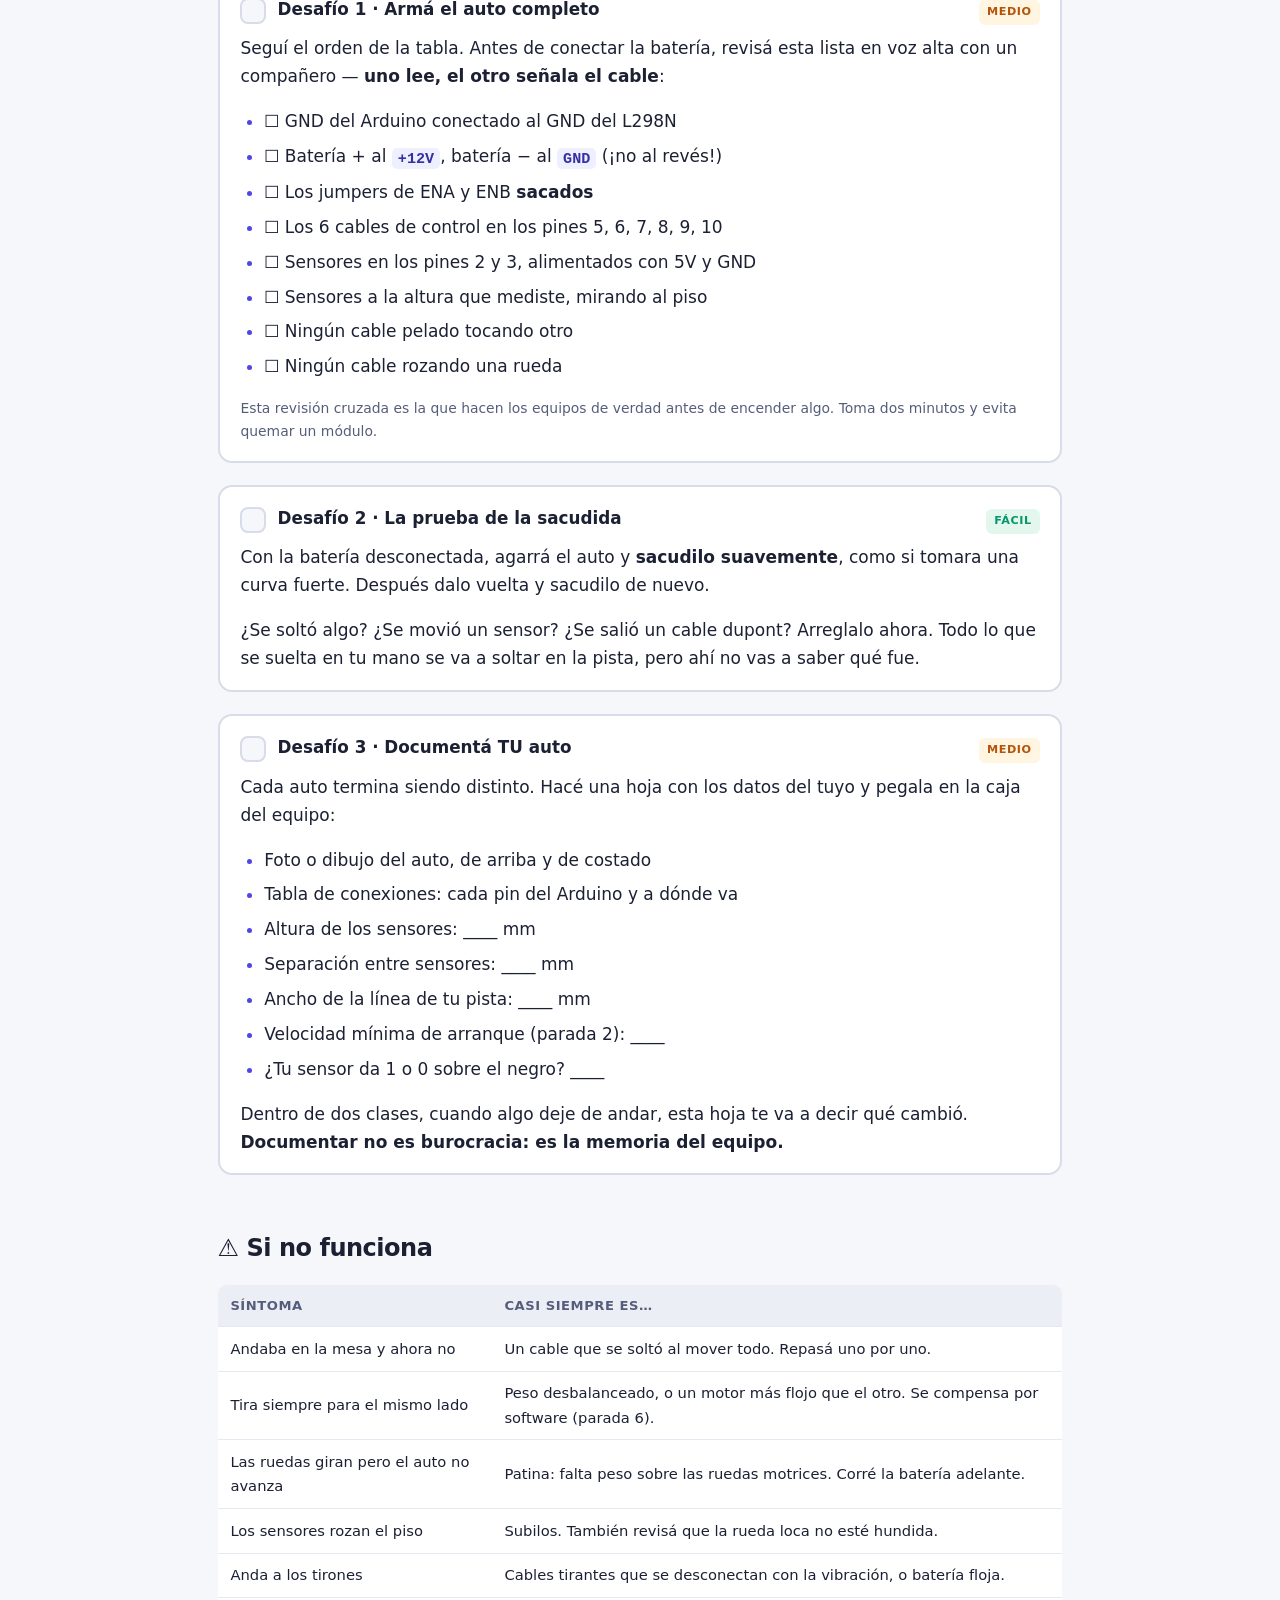
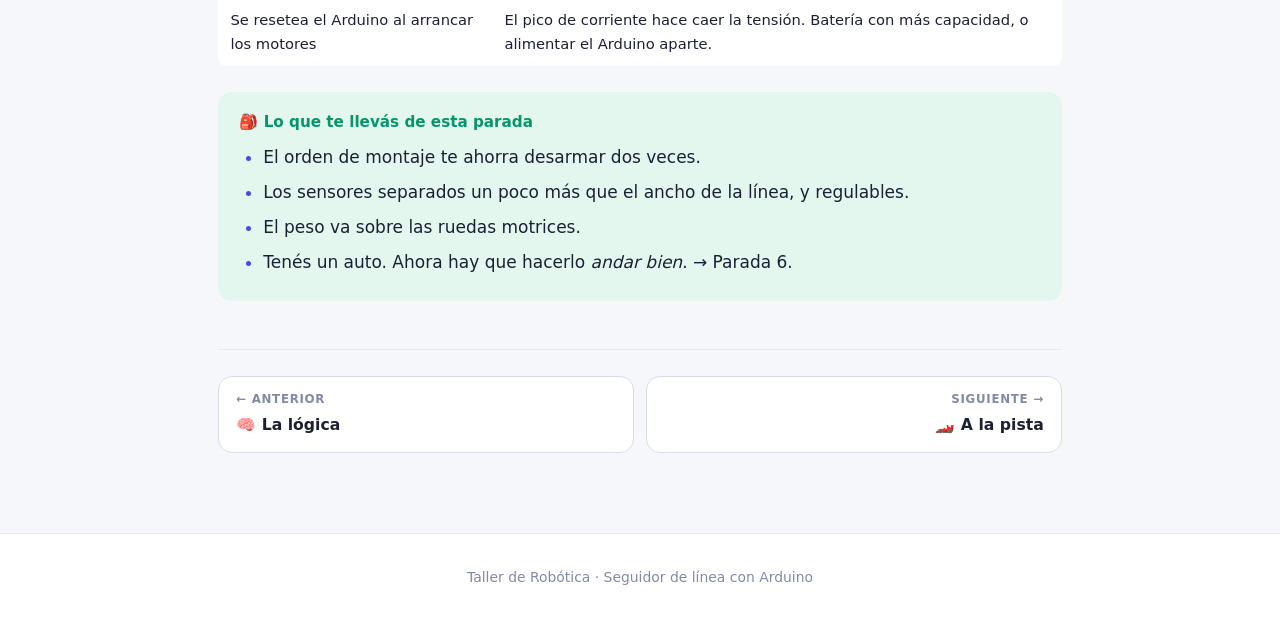
<file: 05-armado.html>
<!DOCTYPE html>
<html lang="es">
<head>
<meta charset="utf-8">
<meta name="viewport" content="width=device-width, initial-scale=1">
<title>Parada 5 · El armado — Seguidor de Línea</title>
<meta name="description" content="Cómo montar el chasis del auto seguidor de línea: orden de montaje, altura y separación de los sensores, reparto del peso y cableado.">
<link rel="stylesheet" href="assets/css/estilo.css">
<link rel="icon" href="data:image/svg+xml,<svg xmlns='http://www.w3.org/2000/svg' viewBox='0 0 100 100'><text y='.9em' font-size='90'>🔧</text></svg>">
</head>
<body data-parada="5" data-color="armado">

<header class="barra">
  <div class="barra-int">
    <a class="marca" href="index.html"><span class="marca-icono">🤖</span> Seguidor de Línea</a>
    <div class="barra-sep"></div>
    <button class="btn-icono" id="btn-tema" type="button" aria-label="Cambiar tema">🌙</button>
  </div>
  <div class="progreso-barra"><div class="progreso-relleno"></div></div>
</header>

<main class="envoltorio">

  <div class="cabecera-parada">
    <div class="migas"><a href="index.html">Ruta</a> <span>›</span> <span>Parada 5</span></div>
    <span class="etiqueta-parada">🔧 Parada 5 · El cuerpo</span>
    <h1>El armado</h1>
    <p class="bajada chico">
      Todo funciona sobre la mesa. Ahora hay que meterlo adentro de algo que se mueva.
    </p>
    <div class="meta-parada">
      <span>⏱️ 1h 30</span>
      <span>🎯 3 desafíos</span>
      <span>🔩 Destornillador en mano</span>
    </div>
  </div>

  <div class="bloque b-objetivo">
    <div class="bloque-titulo">🎯 Al terminar esta parada vas a poder…</div>
    <ul style="margin-bottom:0">
      <li>Montar todo el auto en el orden correcto, sin tener que desarmar dos veces.</li>
      <li>Ubicar los sensores a la altura y separación que descubriste midiendo.</li>
      <li>Repartir el peso para que el auto no patine ni haga caballito.</li>
      <li>Dejar un cableado que sobreviva a una carrera.</li>
    </ul>
  </div>

  <h2>📋 El orden importa</h2>
  <p>
    Todo el mundo empieza atornillando el Arduino primero, y todo el mundo lo tiene que sacar después
    para llegar a los tornillos de los motores. Este es el orden que evita eso:
  </p>

  <div class="tabla-envase">
    <table>
      <thead><tr><th>#</th><th>Qué montás</th><th>Por qué en ese momento</th></tr></thead>
      <tbody>
        <tr><td><strong>1</strong></td><td>Los dos motores al chasis</td><td>Sus tornillos quedan debajo de todo. Si dejás esto para el final, desarmás todo.</td></tr>
        <tr><td><strong>2</strong></td><td>Las ruedas a los motores</td><td>Entran a presión. Empujá derecho, sin doblar el eje.</td></tr>
        <tr><td><strong>3</strong></td><td>La rueda loca, atrás</td><td>Va lo más atrás posible. Es el tercer punto de apoyo.</td></tr>
        <tr><td><strong>4</strong></td><td>El soporte de los sensores, adelante</td><td>Antes que las plaquetas, así podés regular la altura cómodo.</td></tr>
        <tr><td><strong>5</strong></td><td>El L298N, en el medio o atrás</td><td>Cerca de los motores: los cables gruesos quedan cortos.</td></tr>
        <tr><td><strong>6</strong></td><td>El Arduino, arriba</td><td>Tiene que quedar el USB accesible. <strong>Lo vas a enchufar 30 veces más.</strong></td></tr>
        <tr><td><strong>7</strong></td><td>La batería, sobre las ruedas motrices</td><td>Es lo más pesado. Ahí es donde da tracción.</td></tr>
        <tr><td><strong>8</strong></td><td>Todo el cableado</td><td>Recién ahora, cuando sabés dónde quedó cada cosa.</td></tr>
      </tbody>
    </table>
  </div>

  <div class="bloque b-peligro">
    <div class="bloque-titulo">🔌 Antes de tocar un solo cable</div>
    <p style="margin-bottom:0">
      <strong>Batería desconectada.</strong> Todo el cableado se hace con el auto sin energía.
      Conectás la batería recién cuando está todo revisado, y con el auto apoyado en el piso, no en la mesa.
    </p>
  </div>

  <h2>📐 Dónde van los sensores (la medida que decide todo)</h2>

  <div class="diagrama">
    <svg viewBox="0 0 620 400" width="620" height="400" role="img"
         aria-label="Vista superior y lateral del auto con las medidas de montaje de los sensores">
      <!-- vista superior -->
      <text x="20" y="24" class="txt-svg" font-weight="800">Vista desde arriba</text>

      <rect x="80" y="45" width="200" height="200" rx="16" fill="#3b4157" stroke="#232838" stroke-width="2"/>
      <rect x="52" y="95" width="30" height="60" rx="7" fill="#1d2130"/>
      <rect x="278" y="95" width="30" height="60" rx="7" fill="#1d2130"/>
      <circle cx="180" cy="228" r="12" fill="#2a3044"/>
      <text x="180" y="150" text-anchor="middle" class="txt-svg" font-size="11" fill="#aab2cc">batería + placas</text>

      <!-- sensores -->
      <rect x="140" y="30" width="30" height="20" rx="4" fill="#7c3aed"/>
      <rect x="190" y="30" width="30" height="20" rx="4" fill="#7c3aed"/>
      <text x="155" y="22" text-anchor="middle" class="txt-pin" fill="#7c3aed">IZQ</text>
      <text x="205" y="22" text-anchor="middle" class="txt-pin" fill="#7c3aed">DER</text>

      <!-- línea -->
      <rect x="168" y="0" width="24" height="290" fill="#16171f" opacity=".85"/>
      <text x="180" y="308" text-anchor="middle" class="txt-svg-chico">línea 2 cm</text>

      <!-- cota separación -->
      <line x1="155" y1="70" x2="205" y2="70" stroke="#059669" stroke-width="1.5"/>
      <line x1="155" y1="64" x2="155" y2="76" stroke="#059669" stroke-width="1.5"/>
      <line x1="205" y1="64" x2="205" y2="76" stroke="#059669" stroke-width="1.5"/>
      <text x="315" y="45" class="txt-svg" font-size="12" font-weight="700" fill="#059669">
        Separación entre sensores</text>
      <text x="315" y="63" class="txt-svg-chico">Un poco MÁS que el ancho</text>
      <text x="315" y="78" class="txt-svg-chico">de la línea. Con línea de 2 cm:</text>
      <text x="315" y="96" class="txt-svg" font-size="13" font-weight="800" fill="#059669">
        de 2,5 a 4 cm</text>
      <line x1="205" y1="70" x2="308" y2="55" stroke="#059669" stroke-width="1" stroke-dasharray="3 3"/>

      <text x="315" y="130" class="txt-svg" font-size="12" font-weight="700" fill="#2563eb">
        Adelante del eje</text>
      <text x="315" y="148" class="txt-svg-chico">Cuanto más adelante, antes se</text>
      <text x="315" y="163" class="txt-svg-chico">entera de la curva. Pero muy</text>
      <text x="315" y="178" class="txt-svg-chico">adelante, corrige de más y zigzaguea.</text>

      <text x="315" y="212" class="txt-svg" font-size="12" font-weight="700" fill="#e11d48">
        Muy juntos → tiembla</text>
      <text x="315" y="230" class="txt-svg-chico">(los dos ven la línea todo el tiempo)</text>
      <text x="315" y="252" class="txt-svg" font-size="12" font-weight="700" fill="#e11d48">
        Muy separados → reacciona tarde</text>
      <text x="315" y="270" class="txt-svg-chico">(se sale antes de darse cuenta)</text>

      <!-- vista lateral -->
      <line x1="20" y1="325" x2="600" y2="325" stroke="#d8dce8" stroke-width="1" stroke-dasharray="4 4"/>
      <text x="20" y="348" class="txt-svg" font-weight="800">Vista de costado</text>

      <rect x="80" y="358" width="200" height="16" rx="4" fill="#3b4157"/>
      <circle cx="250" cy="378" r="18" fill="#1d2130"/>
      <rect x="86" y="374" width="26" height="12" rx="3" fill="#7c3aed"/>
      <line x1="60" y1="396" x2="330" y2="396" stroke="#8a90aa" stroke-width="2"/>
      <text x="195" y="392" text-anchor="middle" class="txt-svg-chico">piso</text>

      <line x1="99" y1="386" x2="99" y2="396" stroke="#059669" stroke-width="2"/>
      <text x="350" y="370" class="txt-svg" font-size="12" font-weight="700" fill="#059669">Altura al piso</text>
      <text x="350" y="388" class="txt-svg" font-size="13" font-weight="800" fill="#059669">
        5 a 15 mm (la que mediste)</text>
      <line x1="105" y1="391" x2="344" y2="378" stroke="#059669" stroke-width="1" stroke-dasharray="3 3"/>
    </svg>
    <p class="diagrama-pie">
      La separación entre sensores tiene que ser <strong>un poco mayor</strong> que el ancho de la
      línea: así, cuando el auto está centrado, ninguno la toca — pero apenas se desvía un poquito,
      uno la pisa enseguida.
    </p>
  </div>

  <div class="bloque b-ojo">
    <div class="bloque-titulo">📏 Hacé el soporte de sensores regulable</div>
    <p style="margin-bottom:0">
      Vas a querer mover los sensores tres o cuatro veces mientras ajustás el auto. Si los pegás con
      pegamento en el primer intento, vas a sufrir. Usá <strong>precintos, cinta doble faz o un
      tornillo con ranura</strong>: algo que puedas aflojar y correr en 10 segundos. Es el consejo
      más rentable de toda esta parada.
    </p>
  </div>

  <h2>⚖️ El reparto del peso</h2>
  <p>
    Un auto seguidor de línea es tan simple mecánicamente que casi todo lo que puede salir mal es
    cuestión de peso:
  </p>

  <div class="dos-col">
    <div class="bloque b-ok">
      <div class="bloque-titulo">✅ Bien repartido</div>
      <ul style="margin-bottom:0">
        <li>La batería (lo más pesado) <strong>arriba de las ruedas motrices</strong> o apenas
          adelante de ellas.</li>
        <li>La rueda loca casi sin peso encima.</li>
        <li>El auto no se levanta al acelerar.</li>
      </ul>
    </div>
    <div class="bloque b-peligro">
      <div class="bloque-titulo">❌ Mal repartido</div>
      <ul style="margin-bottom:0">
        <li>Todo el peso atrás → las ruedas motrices patinan y el auto no arranca.</li>
        <li>Todo adelante → la rueda loca se clava y el auto tira para un costado.</li>
        <li>Peso desbalanceado a un lado → el auto se va siempre para ese lado, aunque el código
          esté perfecto.</li>
      </ul>
    </div>
  </div>

  <h2>🔌 Cableado que aguante</h2>
  <ul>
    <li><strong>Agrupá por función:</strong> los 6 cables del L298N juntos, los 6 de los sensores
      juntos. Un precinto cada 5 cm y no se enredan más.</li>
    <li><strong>Nada de cables colgando abajo.</strong> Se enganchan con la cinta de la pista y
      frenan el auto.</li>
    <li><strong>Que sobre un poco de largo, pero poco.</strong> Un cable tirante se desconecta con la
      primera vibración; uno muy largo se enrosca en la rueda.</li>
    <li><strong>Los cables de los sensores son los más frágiles.</strong> Van adelante, cerca del
      piso, y se golpean. Fijalos bien.</li>
    <li><strong>Dejá el USB accesible.</strong> En serio. Vas a reprogramar el auto muchísimas veces
      en la parada 6.</li>
  </ul>

  <h2>🚀 Desafíos</h2>

  <div class="desafio" data-desafio="1">
    <div class="desafio-cab">
      <input type="checkbox" class="desafio-check">
      <label class="desafio-titulo">Desafío 1 · Armá el auto completo</label>
      <span class="nivel n-medio">Medio</span>
    </div>
    <div class="desafio-cuerpo">
      <p>Seguí el orden de la tabla. Antes de conectar la batería, revisá esta lista en voz alta con
        un compañero — <strong>uno lee, el otro señala el cable</strong>:</p>
      <ul>
        <li>☐ GND del Arduino conectado al GND del L298N</li>
        <li>☐ Batería + al <code>+12V</code>, batería − al <code>GND</code> (¡no al revés!)</li>
        <li>☐ Los jumpers de ENA y ENB <strong>sacados</strong></li>
        <li>☐ Los 6 cables de control en los pines 5, 6, 7, 8, 9, 10</li>
        <li>☐ Sensores en los pines 2 y 3, alimentados con 5V y GND</li>
        <li>☐ Sensores a la altura que mediste, mirando al piso</li>
        <li>☐ Ningún cable pelado tocando otro</li>
        <li>☐ Ningún cable rozando una rueda</li>
      </ul>
      <p style="margin-bottom:0" class="chico">Esta revisión cruzada es la que hacen los equipos de
        verdad antes de encender algo. Toma dos minutos y evita quemar un módulo.</p>
    </div>
  </div>

  <div class="desafio" data-desafio="2">
    <div class="desafio-cab">
      <input type="checkbox" class="desafio-check">
      <label class="desafio-titulo">Desafío 2 · La prueba de la sacudida</label>
      <span class="nivel n-facil">Fácil</span>
    </div>
    <div class="desafio-cuerpo">
      <p>
        Con la batería desconectada, agarrá el auto y <strong>sacudilo suavemente</strong>, como si
        tomara una curva fuerte. Después dalo vuelta y sacudilo de nuevo.
      </p>
      <p style="margin-bottom:0">
        ¿Se soltó algo? ¿Se movió un sensor? ¿Se salió un cable dupont? Arreglalo ahora. Todo lo que
        se suelta en tu mano se va a soltar en la pista, pero ahí no vas a saber qué fue.
      </p>
    </div>
  </div>

  <div class="desafio" data-desafio="3">
    <div class="desafio-cab">
      <input type="checkbox" class="desafio-check">
      <label class="desafio-titulo">Desafío 3 · Documentá TU auto</label>
      <span class="nivel n-medio">Medio</span>
    </div>
    <div class="desafio-cuerpo">
      <p>
        Cada auto termina siendo distinto. Hacé una hoja con los datos del tuyo y pegala en la caja
        del equipo:
      </p>
      <ul>
        <li>Foto o dibujo del auto, de arriba y de costado</li>
        <li>Tabla de conexiones: cada pin del Arduino y a dónde va</li>
        <li>Altura de los sensores: ____ mm</li>
        <li>Separación entre sensores: ____ mm</li>
        <li>Ancho de la línea de tu pista: ____ mm</li>
        <li>Velocidad mínima de arranque (parada 2): ____</li>
        <li>¿Tu sensor da 1 o 0 sobre el negro? ____</li>
      </ul>
      <p style="margin-bottom:0">
        Dentro de dos clases, cuando algo deje de andar, esta hoja te va a decir qué cambió.
        <strong>Documentar no es burocracia: es la memoria del equipo.</strong>
      </p>
    </div>
  </div>

  <h2>⚠️ Si no funciona</h2>
  <div class="tabla-envase">
    <table>
      <thead><tr><th>Síntoma</th><th>Casi siempre es…</th></tr></thead>
      <tbody>
        <tr><td>Andaba en la mesa y ahora no</td><td>Un cable que se soltó al mover todo. Repasá uno por uno.</td></tr>
        <tr><td>Tira siempre para el mismo lado</td><td>Peso desbalanceado, o un motor más flojo que el otro. Se compensa por software (parada 6).</td></tr>
        <tr><td>Las ruedas giran pero el auto no avanza</td><td>Patina: falta peso sobre las ruedas motrices. Corré la batería adelante.</td></tr>
        <tr><td>Los sensores rozan el piso</td><td>Subilos. También revisá que la rueda loca no esté hundida.</td></tr>
        <tr><td>Anda a los tirones</td><td>Cables tirantes que se desconectan con la vibración, o batería floja.</td></tr>
        <tr><td>Se resetea el Arduino al arrancar los motores</td><td>El pico de corriente hace caer la tensión. Batería con más capacidad, o alimentar el Arduino aparte.</td></tr>
      </tbody>
    </table>
  </div>

  <div class="bloque b-ok">
    <div class="bloque-titulo">🎒 Lo que te llevás de esta parada</div>
    <ul style="margin-bottom:0">
      <li>El orden de montaje te ahorra desarmar dos veces.</li>
      <li>Los sensores separados un poco más que el ancho de la línea, y regulables.</li>
      <li>El peso va sobre las ruedas motrices.</li>
      <li>Tenés un auto. Ahora hay que hacerlo <em>andar bien</em>. → Parada 6.</li>
    </ul>
  </div>

  <div class="nav-paradas" id="nav-paradas"></div>
</main>

<footer class="pie">
  <p>Taller de Robótica · Seguidor de línea con Arduino</p>
</footer>

<script src="assets/js/comun.js"></script>
</body>
</html>
</file>
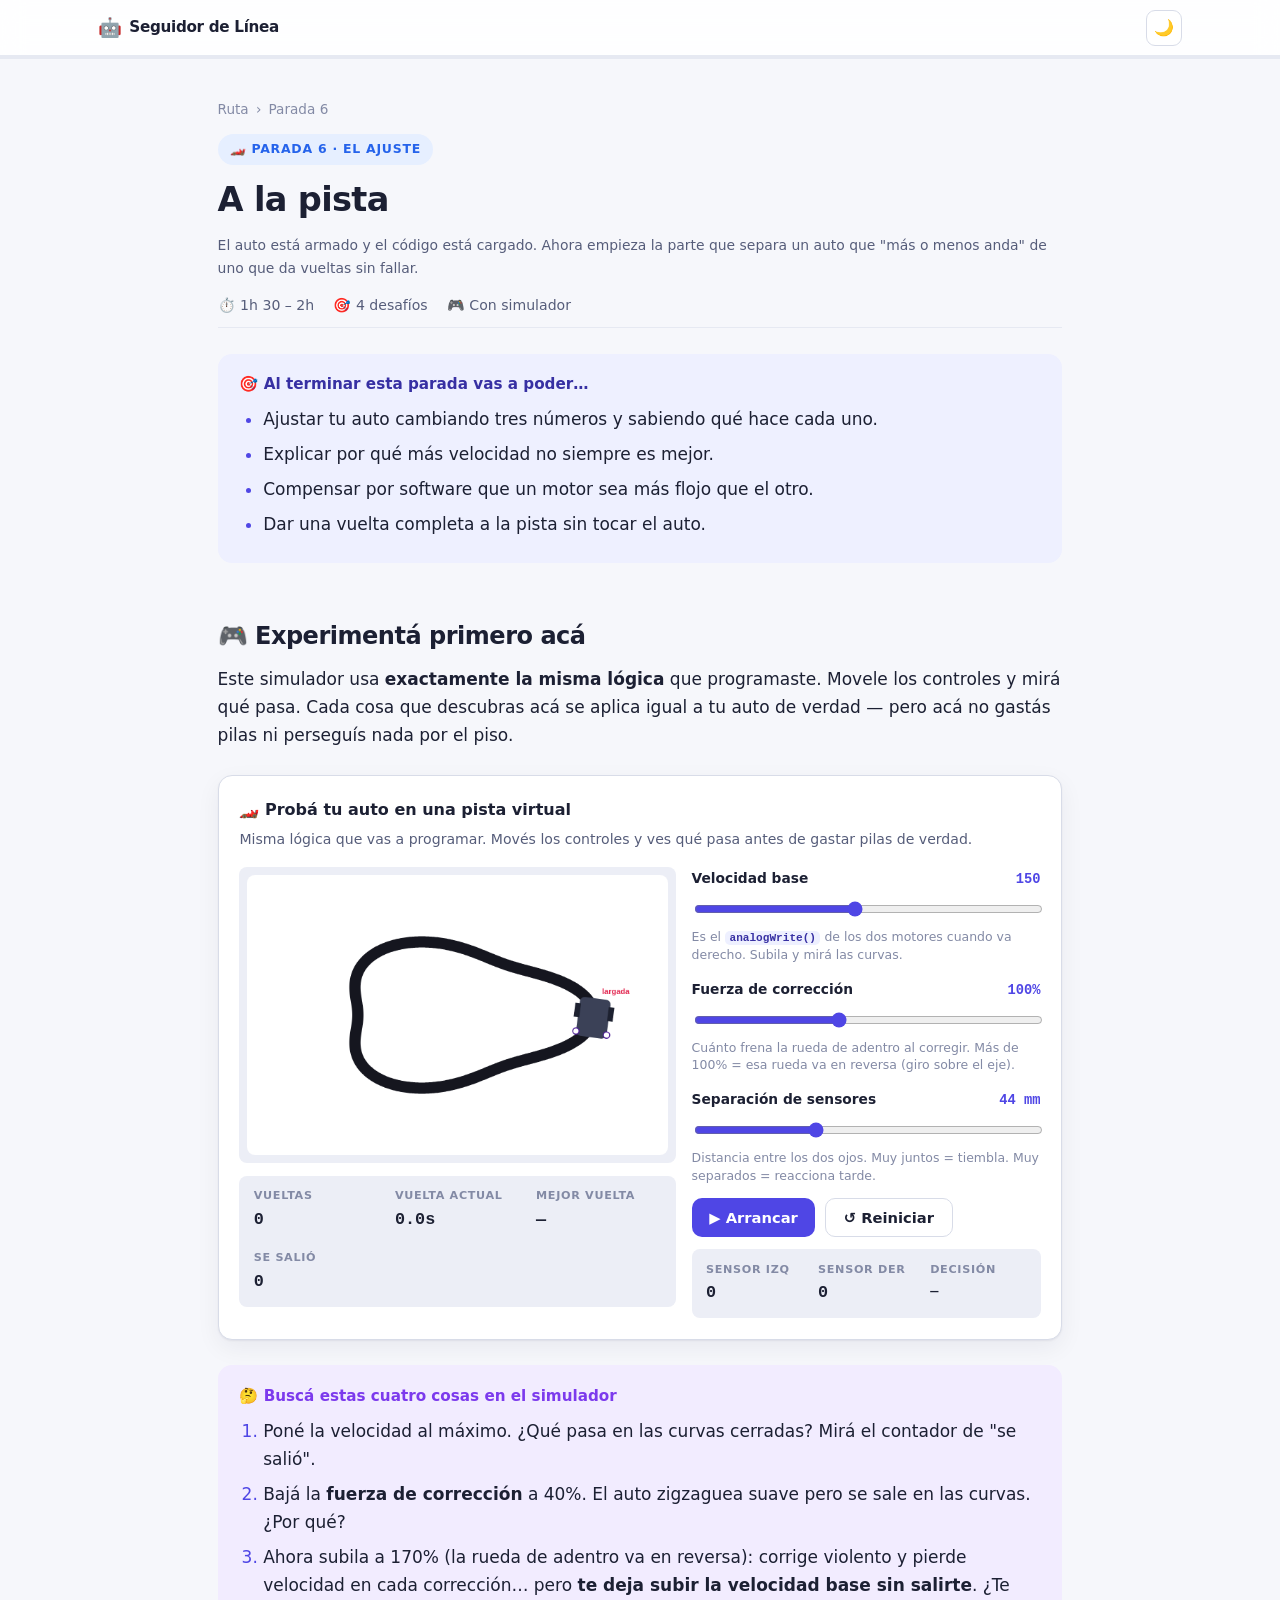
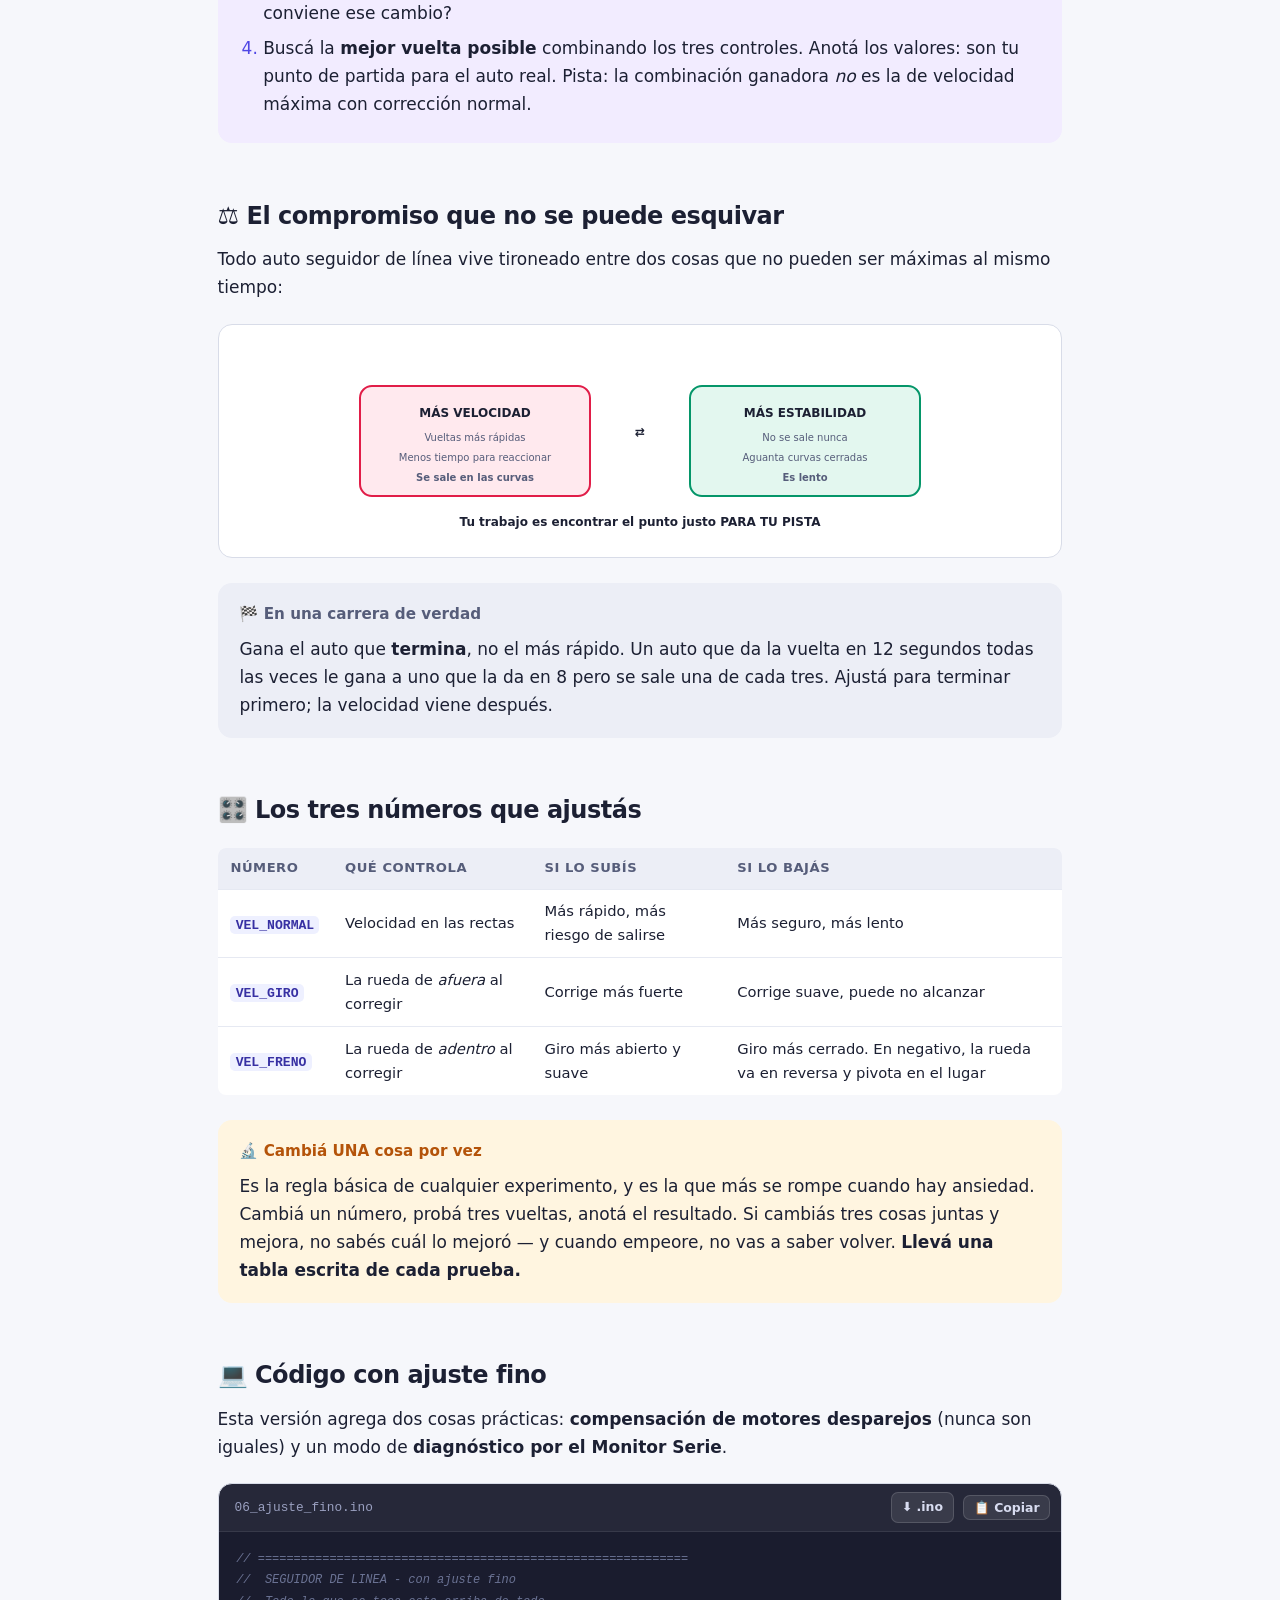
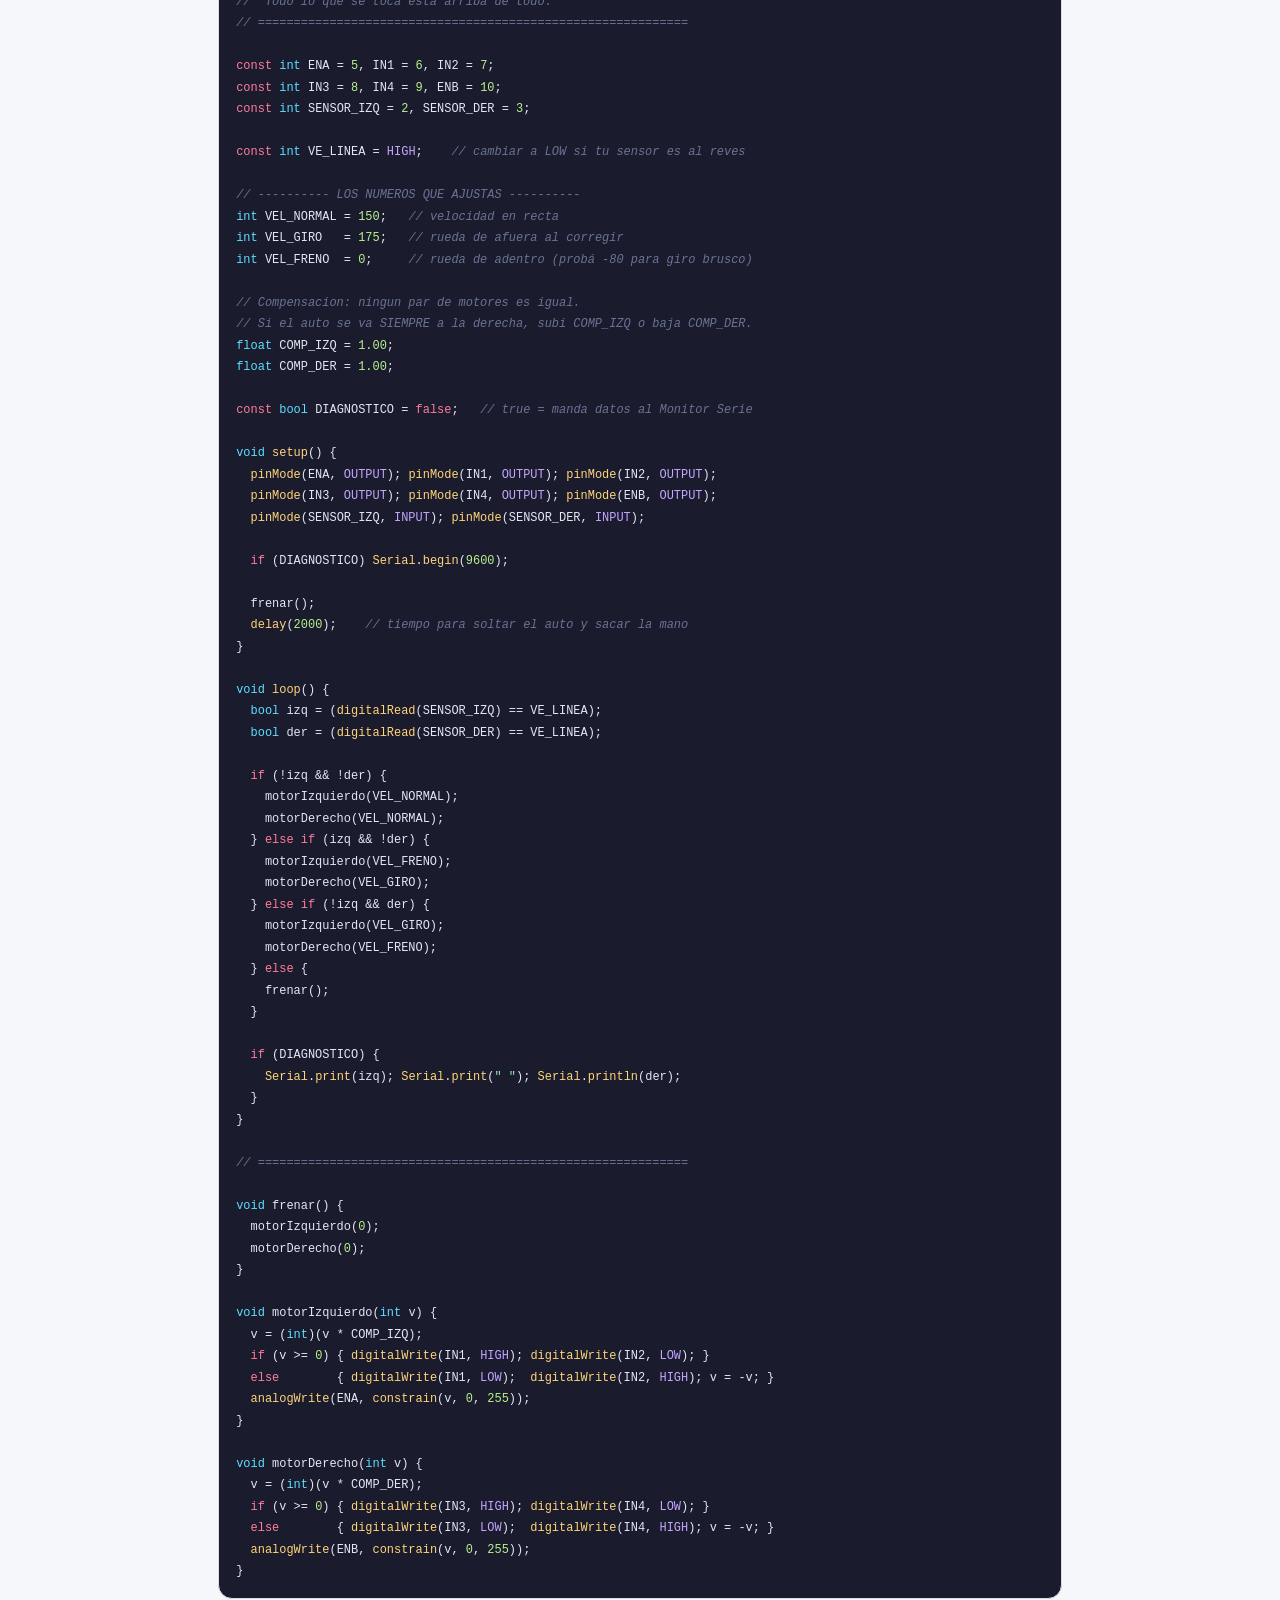
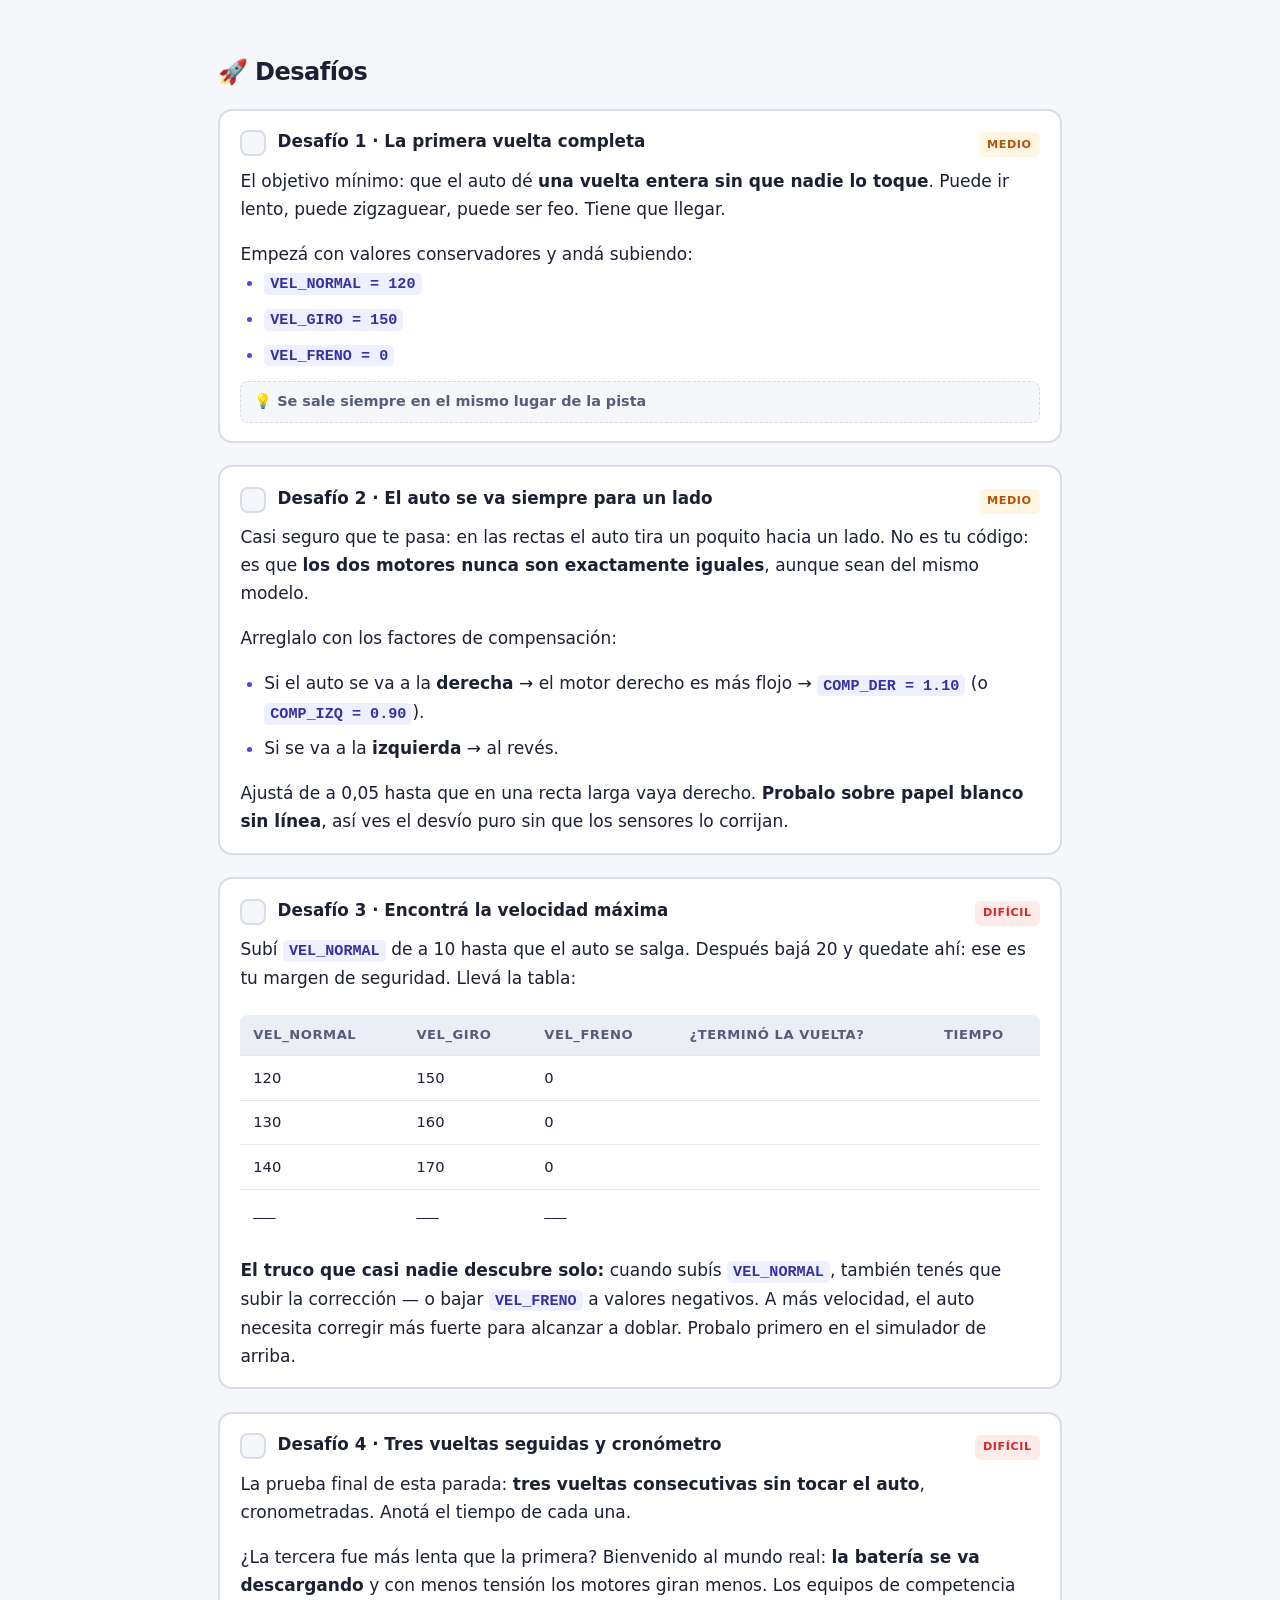
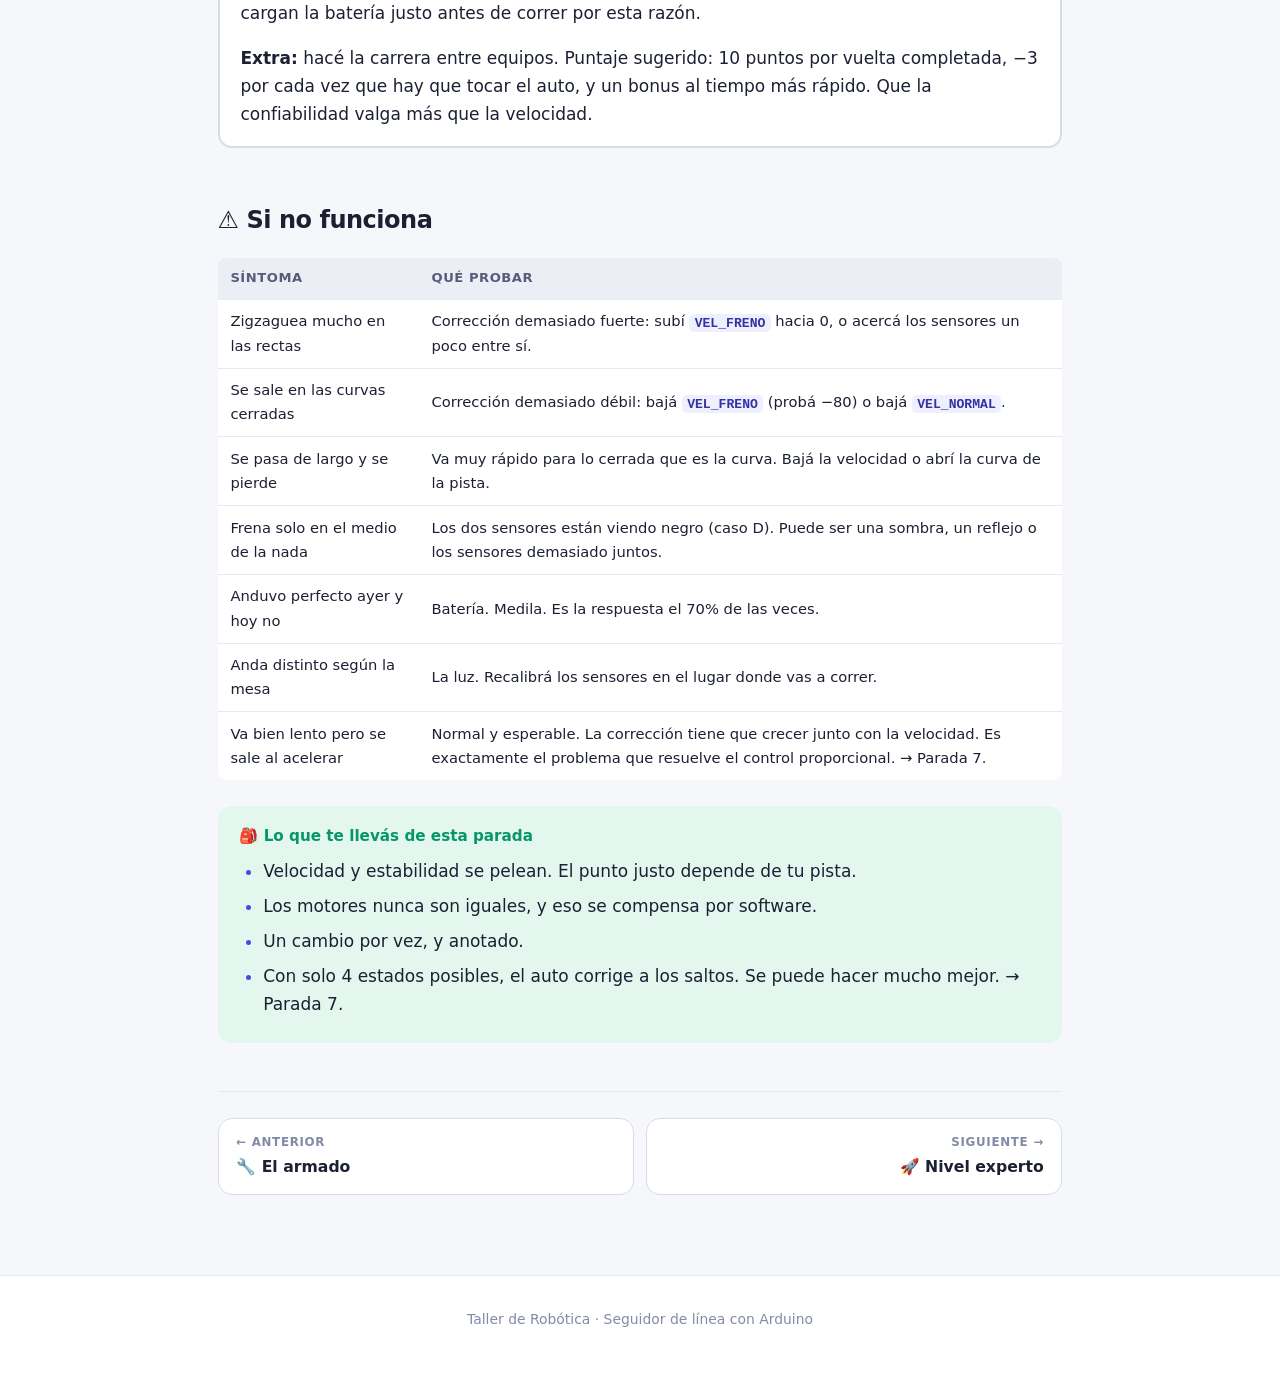
<file: 06-pista.html>
<!DOCTYPE html>
<html lang="es">
<head>
<meta charset="utf-8">
<meta name="viewport" content="width=device-width, initial-scale=1">
<title>Parada 6 · A la pista — Seguidor de Línea</title>
<meta name="description" content="Calibrar el auto seguidor de línea en la pista real: velocidad, fuerza de corrección, motores desparejos y el compromiso entre velocidad y curvas.">
<link rel="stylesheet" href="assets/css/estilo.css">
<link rel="icon" href="data:image/svg+xml,<svg xmlns='http://www.w3.org/2000/svg' viewBox='0 0 100 100'><text y='.9em' font-size='90'>🏎️</text></svg>">
</head>
<body data-parada="6" data-color="pista">

<header class="barra">
  <div class="barra-int">
    <a class="marca" href="index.html"><span class="marca-icono">🤖</span> Seguidor de Línea</a>
    <div class="barra-sep"></div>
    <button class="btn-icono" id="btn-tema" type="button" aria-label="Cambiar tema">🌙</button>
  </div>
  <div class="progreso-barra"><div class="progreso-relleno"></div></div>
</header>

<main class="envoltorio">

  <div class="cabecera-parada">
    <div class="migas"><a href="index.html">Ruta</a> <span>›</span> <span>Parada 6</span></div>
    <span class="etiqueta-parada">🏎️ Parada 6 · El ajuste</span>
    <h1>A la pista</h1>
    <p class="bajada chico">
      El auto está armado y el código está cargado. Ahora empieza la parte que separa un auto que
      "más o menos anda" de uno que da vueltas sin fallar.
    </p>
    <div class="meta-parada">
      <span>⏱️ 1h 30 – 2h</span>
      <span>🎯 4 desafíos</span>
      <span>🎮 Con simulador</span>
    </div>
  </div>

  <div class="bloque b-objetivo">
    <div class="bloque-titulo">🎯 Al terminar esta parada vas a poder…</div>
    <ul style="margin-bottom:0">
      <li>Ajustar tu auto cambiando tres números y sabiendo qué hace cada uno.</li>
      <li>Explicar por qué más velocidad no siempre es mejor.</li>
      <li>Compensar por software que un motor sea más flojo que el otro.</li>
      <li>Dar una vuelta completa a la pista sin tocar el auto.</li>
    </ul>
  </div>

  <h2>🎮 Experimentá primero acá</h2>
  <p>
    Este simulador usa <strong>exactamente la misma lógica</strong> que programaste. Movele los
    controles y mirá qué pasa. Cada cosa que descubras acá se aplica igual a tu auto de verdad —
    pero acá no gastás pilas ni perseguís nada por el piso.
  </p>

  <div class="simulador" id="sim-pista"></div>

  <div class="bloque b-pensar">
    <div class="bloque-titulo">🤔 Buscá estas cuatro cosas en el simulador</div>
    <ol style="margin-bottom:0">
      <li>Poné la velocidad al máximo. ¿Qué pasa en las curvas cerradas? Mirá el contador de
        "se salió".</li>
      <li>Bajá la <strong>fuerza de corrección</strong> a 40%. El auto zigzaguea suave pero se sale
        en las curvas. ¿Por qué?</li>
      <li>Ahora subila a 170% (la rueda de adentro va en reversa): corrige violento y pierde
        velocidad en cada corrección… pero <strong>te deja subir la velocidad base sin salirte</strong>.
        ¿Te conviene ese cambio?</li>
      <li>Buscá la <strong>mejor vuelta posible</strong> combinando los tres controles. Anotá los
        valores: son tu punto de partida para el auto real. Pista: la combinación ganadora
        <em>no</em> es la de velocidad máxima con corrección normal.</li>
    </ol>
  </div>

  <h2>⚖️ El compromiso que no se puede esquivar</h2>
  <p>
    Todo auto seguidor de línea vive tironeado entre dos cosas que no pueden ser máximas al mismo
    tiempo:
  </p>

  <div class="diagrama">
    <svg viewBox="0 0 620 200" width="620" height="200" role="img"
         aria-label="Balanza entre velocidad y estabilidad">
      <g>
        <rect x="30" y="45" width="230" height="110" rx="12" fill="#ffe9ee" stroke="#e11d48" stroke-width="2"/>
        <text x="145" y="76" text-anchor="middle" class="txt-svg" font-size="14" font-weight="800" fill="#e11d48">MÁS VELOCIDAD</text>
        <text x="145" y="100" text-anchor="middle" class="txt-svg-chico">Vueltas más rápidas</text>
        <text x="145" y="120" text-anchor="middle" class="txt-svg-chico">Menos tiempo para reaccionar</text>
        <text x="145" y="140" text-anchor="middle" class="txt-svg-chico" font-weight="700" fill="#e11d48">Se sale en las curvas</text>
      </g>
      <g>
        <rect x="360" y="45" width="230" height="110" rx="12" fill="#e3f7ef" stroke="#059669" stroke-width="2"/>
        <text x="475" y="76" text-anchor="middle" class="txt-svg" font-size="14" font-weight="800" fill="#059669">MÁS ESTABILIDAD</text>
        <text x="475" y="100" text-anchor="middle" class="txt-svg-chico">No se sale nunca</text>
        <text x="475" y="120" text-anchor="middle" class="txt-svg-chico">Aguanta curvas cerradas</text>
        <text x="475" y="140" text-anchor="middle" class="txt-svg-chico" font-weight="700" fill="#059669">Es lento</text>
      </g>
      <text x="310" y="95" text-anchor="middle" class="txt-svg" font-size="24" font-weight="800" fill="#8a90aa">⇄</text>
      <text x="310" y="185" text-anchor="middle" class="txt-svg" font-size="12" font-weight="700">
        Tu trabajo es encontrar el punto justo PARA TU PISTA</text>
    </svg>
  </div>

  <div class="bloque b-dato">
    <div class="bloque-titulo">🏁 En una carrera de verdad</div>
    <p style="margin-bottom:0">
      Gana el auto que <strong>termina</strong>, no el más rápido. Un auto que da la vuelta en 12
      segundos todas las veces le gana a uno que la da en 8 pero se sale una de cada tres.
      Ajustá para terminar primero; la velocidad viene después.
    </p>
  </div>

  <h2>🎛️ Los tres números que ajustás</h2>

  <div class="tabla-envase">
    <table>
      <thead><tr><th>Número</th><th>Qué controla</th><th>Si lo subís</th><th>Si lo bajás</th></tr></thead>
      <tbody>
        <tr>
          <td><code>VEL_NORMAL</code></td>
          <td>Velocidad en las rectas</td>
          <td>Más rápido, más riesgo de salirse</td>
          <td>Más seguro, más lento</td>
        </tr>
        <tr>
          <td><code>VEL_GIRO</code></td>
          <td>La rueda de <em>afuera</em> al corregir</td>
          <td>Corrige más fuerte</td>
          <td>Corrige suave, puede no alcanzar</td>
        </tr>
        <tr>
          <td><code>VEL_FRENO</code></td>
          <td>La rueda de <em>adentro</em> al corregir</td>
          <td>Giro más abierto y suave</td>
          <td>Giro más cerrado. En negativo, la rueda va en reversa y pivota en el lugar</td>
        </tr>
      </tbody>
    </table>
  </div>

  <div class="bloque b-ojo">
    <div class="bloque-titulo">🔬 Cambiá UNA cosa por vez</div>
    <p style="margin-bottom:0">
      Es la regla básica de cualquier experimento, y es la que más se rompe cuando hay ansiedad.
      Cambiá un número, probá tres vueltas, anotá el resultado. Si cambiás tres cosas juntas y mejora,
      no sabés cuál lo mejoró — y cuando empeore, no vas a saber volver.
      <strong>Llevá una tabla escrita de cada prueba.</strong>
    </p>
  </div>

  <h2>💻 Código con ajuste fino</h2>
  <p>
    Esta versión agrega dos cosas prácticas: <strong>compensación de motores desparejos</strong>
    (nunca son iguales) y un modo de <strong>diagnóstico por el Monitor Serie</strong>.
  </p>

  <div class="caja-codigo">
    <div class="codigo-cab">
      <span class="codigo-nombre">06_ajuste_fino.ino</span>
      <a class="btn-bajar" href="codigo/06_ajuste_fino.ino" download>⬇ .ino</a>
      <button class="btn-copiar" type="button">📋 Copiar</button>
    </div>
    <pre><code>// ============================================================
//  SEGUIDOR DE LINEA - con ajuste fino
//  Todo lo que se toca esta arriba de todo.
// ============================================================

const int ENA = 5, IN1 = 6, IN2 = 7;
const int IN3 = 8, IN4 = 9, ENB = 10;
const int SENSOR_IZQ = 2, SENSOR_DER = 3;

const int VE_LINEA = HIGH;    // cambiar a LOW si tu sensor es al reves

// ---------- LOS NUMEROS QUE AJUSTAS ----------
int VEL_NORMAL = 150;   // velocidad en recta
int VEL_GIRO   = 175;   // rueda de afuera al corregir
int VEL_FRENO  = 0;     // rueda de adentro (probá -80 para giro brusco)

// Compensacion: ningun par de motores es igual.
// Si el auto se va SIEMPRE a la derecha, subi COMP_IZQ o baja COMP_DER.
float COMP_IZQ = 1.00;
float COMP_DER = 1.00;

const bool DIAGNOSTICO = false;   // true = manda datos al Monitor Serie

void setup() {
  pinMode(ENA, OUTPUT); pinMode(IN1, OUTPUT); pinMode(IN2, OUTPUT);
  pinMode(IN3, OUTPUT); pinMode(IN4, OUTPUT); pinMode(ENB, OUTPUT);
  pinMode(SENSOR_IZQ, INPUT); pinMode(SENSOR_DER, INPUT);

  if (DIAGNOSTICO) Serial.begin(9600);

  frenar();
  delay(2000);    // tiempo para soltar el auto y sacar la mano
}

void loop() {
  bool izq = (digitalRead(SENSOR_IZQ) == VE_LINEA);
  bool der = (digitalRead(SENSOR_DER) == VE_LINEA);

  if (!izq &amp;&amp; !der) {
    motorIzquierdo(VEL_NORMAL);
    motorDerecho(VEL_NORMAL);
  } else if (izq &amp;&amp; !der) {
    motorIzquierdo(VEL_FRENO);
    motorDerecho(VEL_GIRO);
  } else if (!izq &amp;&amp; der) {
    motorIzquierdo(VEL_GIRO);
    motorDerecho(VEL_FRENO);
  } else {
    frenar();
  }

  if (DIAGNOSTICO) {
    Serial.print(izq); Serial.print(" "); Serial.println(der);
  }
}

// ============================================================

void frenar() {
  motorIzquierdo(0);
  motorDerecho(0);
}

void motorIzquierdo(int v) {
  v = (int)(v * COMP_IZQ);
  if (v &gt;= 0) { digitalWrite(IN1, HIGH); digitalWrite(IN2, LOW); }
  else        { digitalWrite(IN1, LOW);  digitalWrite(IN2, HIGH); v = -v; }
  analogWrite(ENA, constrain(v, 0, 255));
}

void motorDerecho(int v) {
  v = (int)(v * COMP_DER);
  if (v &gt;= 0) { digitalWrite(IN3, HIGH); digitalWrite(IN4, LOW); }
  else        { digitalWrite(IN3, LOW);  digitalWrite(IN4, HIGH); v = -v; }
  analogWrite(ENB, constrain(v, 0, 255));
}</code></pre>
  </div>

  <h2>🚀 Desafíos</h2>

  <div class="desafio" data-desafio="1">
    <div class="desafio-cab">
      <input type="checkbox" class="desafio-check">
      <label class="desafio-titulo">Desafío 1 · La primera vuelta completa</label>
      <span class="nivel n-medio">Medio</span>
    </div>
    <div class="desafio-cuerpo">
      <p>
        El objetivo mínimo: que el auto dé <strong>una vuelta entera sin que nadie lo toque</strong>.
        Puede ir lento, puede zigzaguear, puede ser feo. Tiene que llegar.
      </p>
      <p style="margin-bottom:0">Empezá con valores conservadores y andá subiendo:</p>
      <ul style="margin-bottom:0">
        <li><code>VEL_NORMAL = 120</code></li>
        <li><code>VEL_GIRO = 150</code></li>
        <li><code>VEL_FRENO = 0</code></li>
      </ul>
      <details class="pista-ayuda">
        <summary>Se sale siempre en el mismo lugar de la pista</summary>
        <p style="margin-bottom:0">Entonces el problema no es el código: es <strong>ese pedazo de
        pista</strong>. Fijate si ahí la curva es más cerrada que en el resto, si hay un hueco en la
        cinta, si hay un reflejo o una sombra. Corregir la pista es tan válido como corregir el auto.</p>
      </details>
    </div>
  </div>

  <div class="desafio" data-desafio="2">
    <div class="desafio-cab">
      <input type="checkbox" class="desafio-check">
      <label class="desafio-titulo">Desafío 2 · El auto se va siempre para un lado</label>
      <span class="nivel n-medio">Medio</span>
    </div>
    <div class="desafio-cuerpo">
      <p>
        Casi seguro que te pasa: en las rectas el auto tira un poquito hacia un lado. No es tu código:
        es que <strong>los dos motores nunca son exactamente iguales</strong>, aunque sean del mismo modelo.
      </p>
      <p>Arreglalo con los factores de compensación:</p>
      <ul>
        <li>Si el auto se va a la <strong>derecha</strong> → el motor derecho es más flojo →
          <code>COMP_DER = 1.10</code> (o <code>COMP_IZQ = 0.90</code>).</li>
        <li>Si se va a la <strong>izquierda</strong> → al revés.</li>
      </ul>
      <p style="margin-bottom:0">
        Ajustá de a 0,05 hasta que en una recta larga vaya derecho. <strong>Probalo sobre papel
        blanco sin línea</strong>, así ves el desvío puro sin que los sensores lo corrijan.
      </p>
    </div>
  </div>

  <div class="desafio" data-desafio="3">
    <div class="desafio-cab">
      <input type="checkbox" class="desafio-check">
      <label class="desafio-titulo">Desafío 3 · Encontrá la velocidad máxima</label>
      <span class="nivel n-dificil">Difícil</span>
    </div>
    <div class="desafio-cuerpo">
      <p>
        Subí <code>VEL_NORMAL</code> de a 10 hasta que el auto se salga. Después bajá 20 y quedate ahí:
        ese es tu margen de seguridad. Llevá la tabla:
      </p>
      <div class="tabla-envase">
        <table>
          <thead><tr><th>VEL_NORMAL</th><th>VEL_GIRO</th><th>VEL_FRENO</th><th>¿Terminó la vuelta?</th><th>Tiempo</th></tr></thead>
          <tbody>
            <tr><td>120</td><td>150</td><td>0</td><td></td><td></td></tr>
            <tr><td>130</td><td>160</td><td>0</td><td></td><td></td></tr>
            <tr><td>140</td><td>170</td><td>0</td><td></td><td></td></tr>
            <tr><td>___</td><td>___</td><td>___</td><td></td><td></td></tr>
          </tbody>
        </table>
      </div>
      <p style="margin-bottom:0">
        <strong>El truco que casi nadie descubre solo:</strong> cuando subís <code>VEL_NORMAL</code>,
        también tenés que subir la corrección — o bajar <code>VEL_FRENO</code> a valores negativos.
        A más velocidad, el auto necesita corregir más fuerte para alcanzar a doblar. Probalo primero
        en el simulador de arriba.
      </p>
    </div>
  </div>

  <div class="desafio" data-desafio="4">
    <div class="desafio-cab">
      <input type="checkbox" class="desafio-check">
      <label class="desafio-titulo">Desafío 4 · Tres vueltas seguidas y cronómetro</label>
      <span class="nivel n-dificil">Difícil</span>
    </div>
    <div class="desafio-cuerpo">
      <p>
        La prueba final de esta parada: <strong>tres vueltas consecutivas sin tocar el auto</strong>,
        cronometradas. Anotá el tiempo de cada una.
      </p>
      <p>
        ¿La tercera fue más lenta que la primera? Bienvenido al mundo real: <strong>la batería se
        va descargando</strong> y con menos tensión los motores giran menos. Los equipos de
        competencia cargan la batería justo antes de correr por esta razón.
      </p>
      <p style="margin-bottom:0">
        <strong>Extra:</strong> hacé la carrera entre equipos. Puntaje sugerido: 10 puntos por vuelta
        completada, −3 por cada vez que hay que tocar el auto, y un bonus al tiempo más rápido.
        Que la confiabilidad valga más que la velocidad.
      </p>
    </div>
  </div>

  <h2>⚠️ Si no funciona</h2>
  <div class="tabla-envase">
    <table>
      <thead><tr><th>Síntoma</th><th>Qué probar</th></tr></thead>
      <tbody>
        <tr><td>Zigzaguea mucho en las rectas</td><td>Corrección demasiado fuerte: subí <code>VEL_FRENO</code> hacia 0, o acercá los sensores un poco entre sí.</td></tr>
        <tr><td>Se sale en las curvas cerradas</td><td>Corrección demasiado débil: bajá <code>VEL_FRENO</code> (probá −80) o bajá <code>VEL_NORMAL</code>.</td></tr>
        <tr><td>Se pasa de largo y se pierde</td><td>Va muy rápido para lo cerrada que es la curva. Bajá la velocidad o abrí la curva de la pista.</td></tr>
        <tr><td>Frena solo en el medio de la nada</td><td>Los dos sensores están viendo negro (caso D). Puede ser una sombra, un reflejo o los sensores demasiado juntos.</td></tr>
        <tr><td>Anduvo perfecto ayer y hoy no</td><td>Batería. Medila. Es la respuesta el 70% de las veces.</td></tr>
        <tr><td>Anda distinto según la mesa</td><td>La luz. Recalibrá los sensores en el lugar donde vas a correr.</td></tr>
        <tr><td>Va bien lento pero se sale al acelerar</td><td>Normal y esperable. La corrección tiene que crecer junto con la velocidad. Es exactamente el problema que resuelve el control proporcional. → Parada 7.</td></tr>
      </tbody>
    </table>
  </div>

  <div class="bloque b-ok">
    <div class="bloque-titulo">🎒 Lo que te llevás de esta parada</div>
    <ul style="margin-bottom:0">
      <li>Velocidad y estabilidad se pelean. El punto justo depende de tu pista.</li>
      <li>Los motores nunca son iguales, y eso se compensa por software.</li>
      <li>Un cambio por vez, y anotado.</li>
      <li>Con solo 4 estados posibles, el auto corrige a los saltos. Se puede hacer mucho mejor. → Parada 7.</li>
    </ul>
  </div>

  <div class="nav-paradas" id="nav-paradas"></div>
</main>

<footer class="pie">
  <p>Taller de Robótica · Seguidor de línea con Arduino</p>
</footer>

<script src="assets/js/comun.js"></script>
<script src="assets/js/simulador-pista.js"></script>
</body>
</html>
</file>
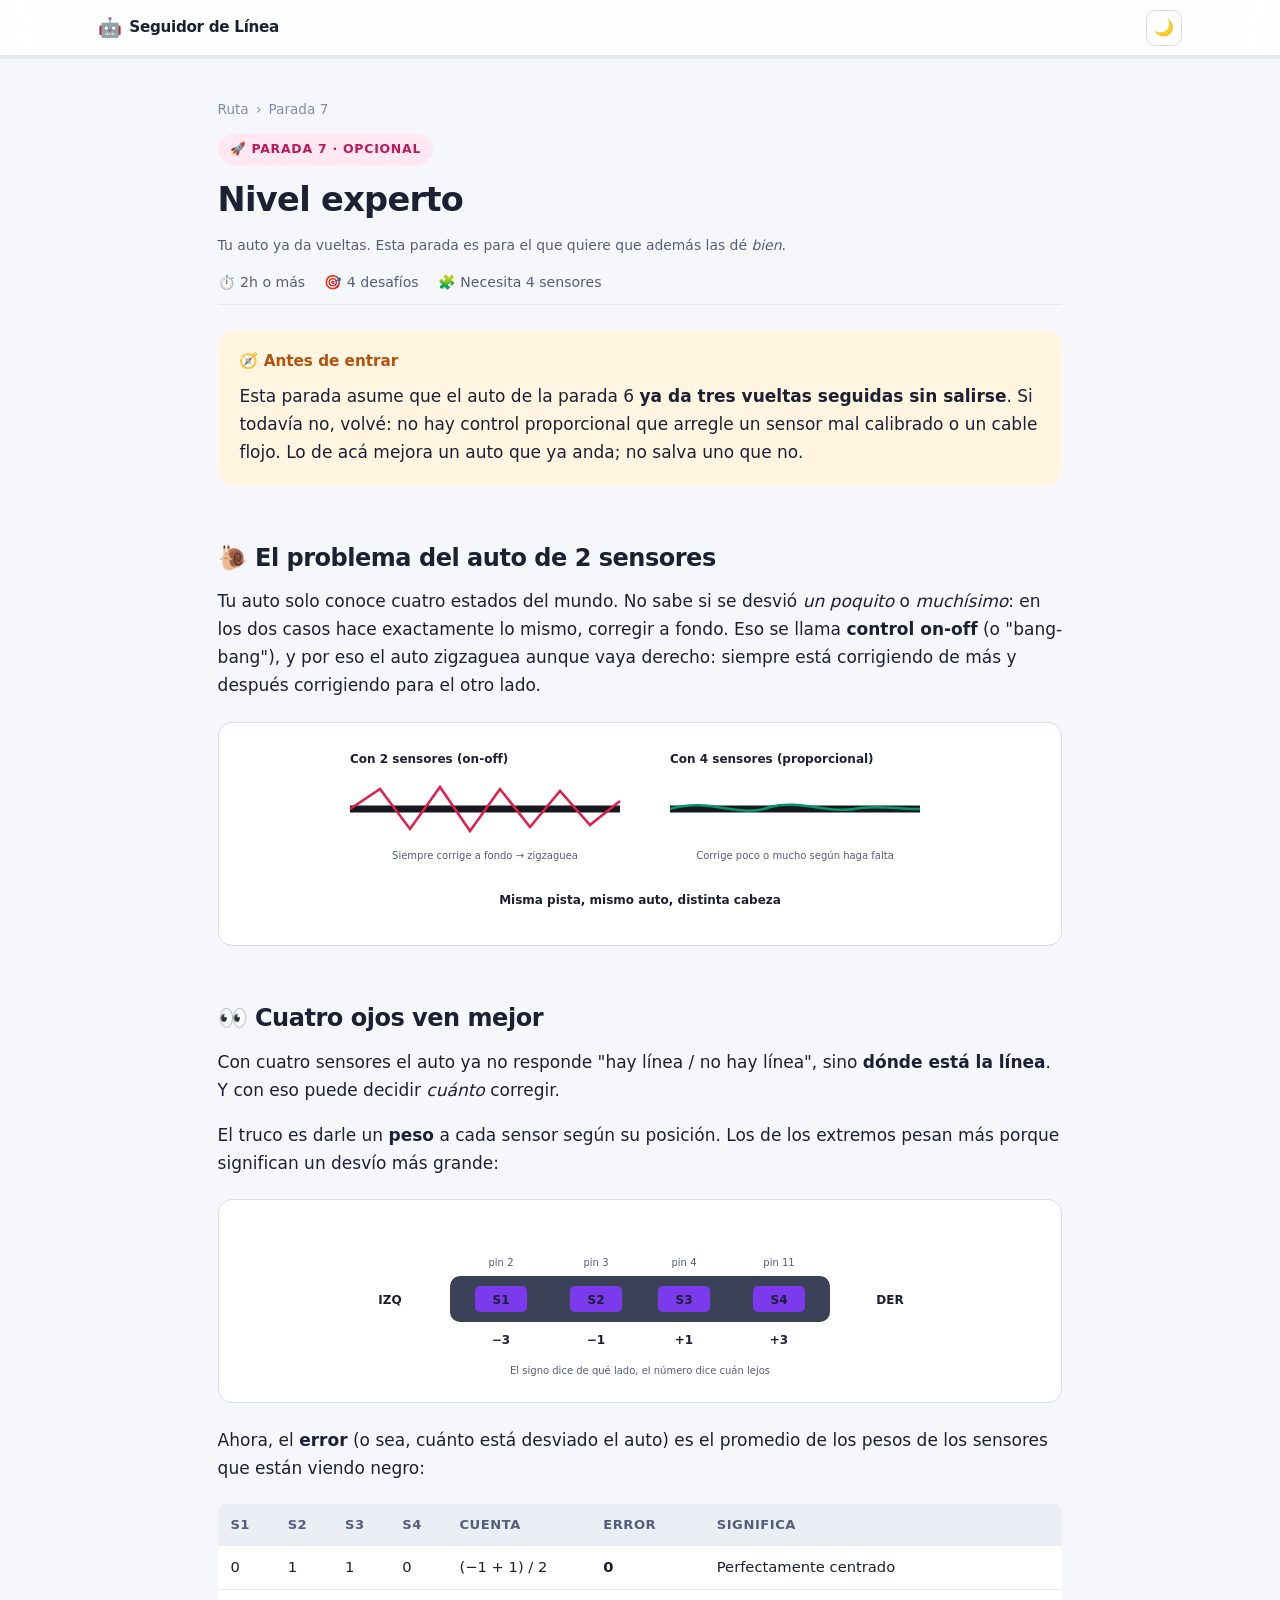
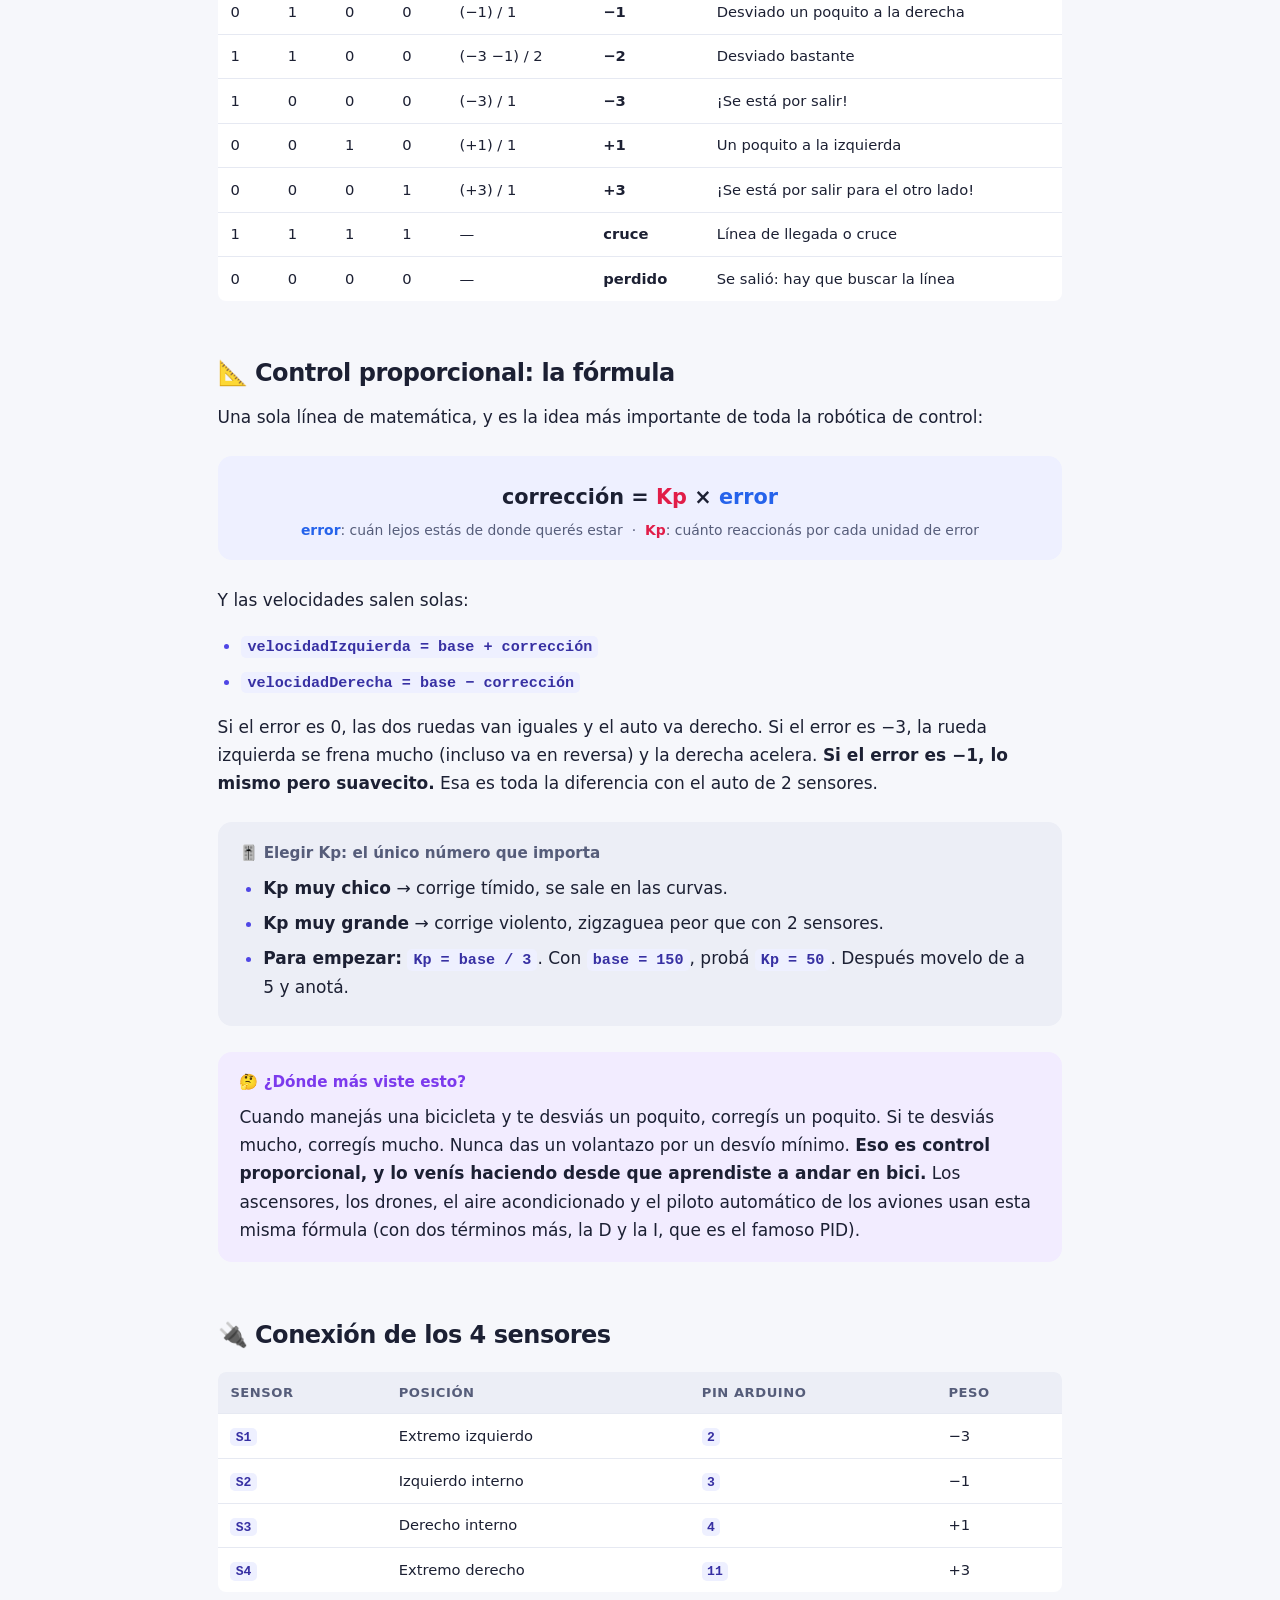
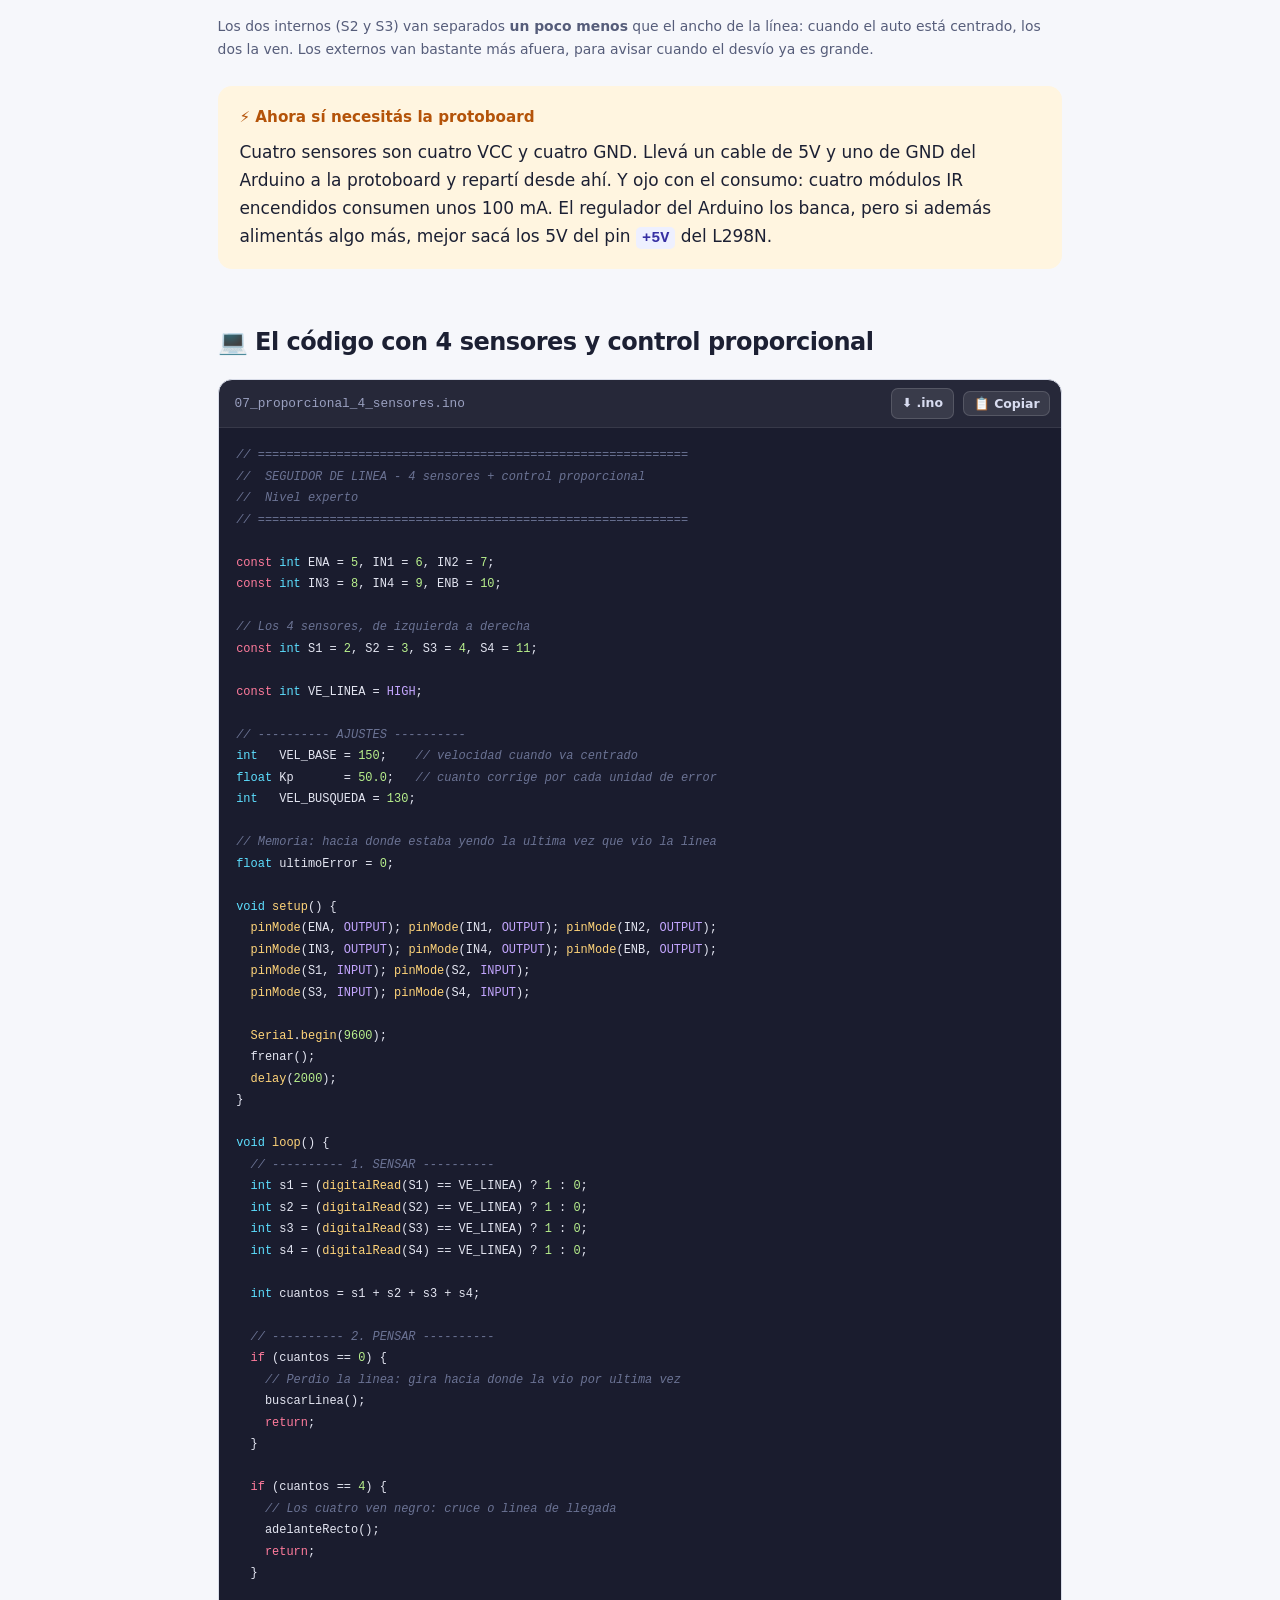
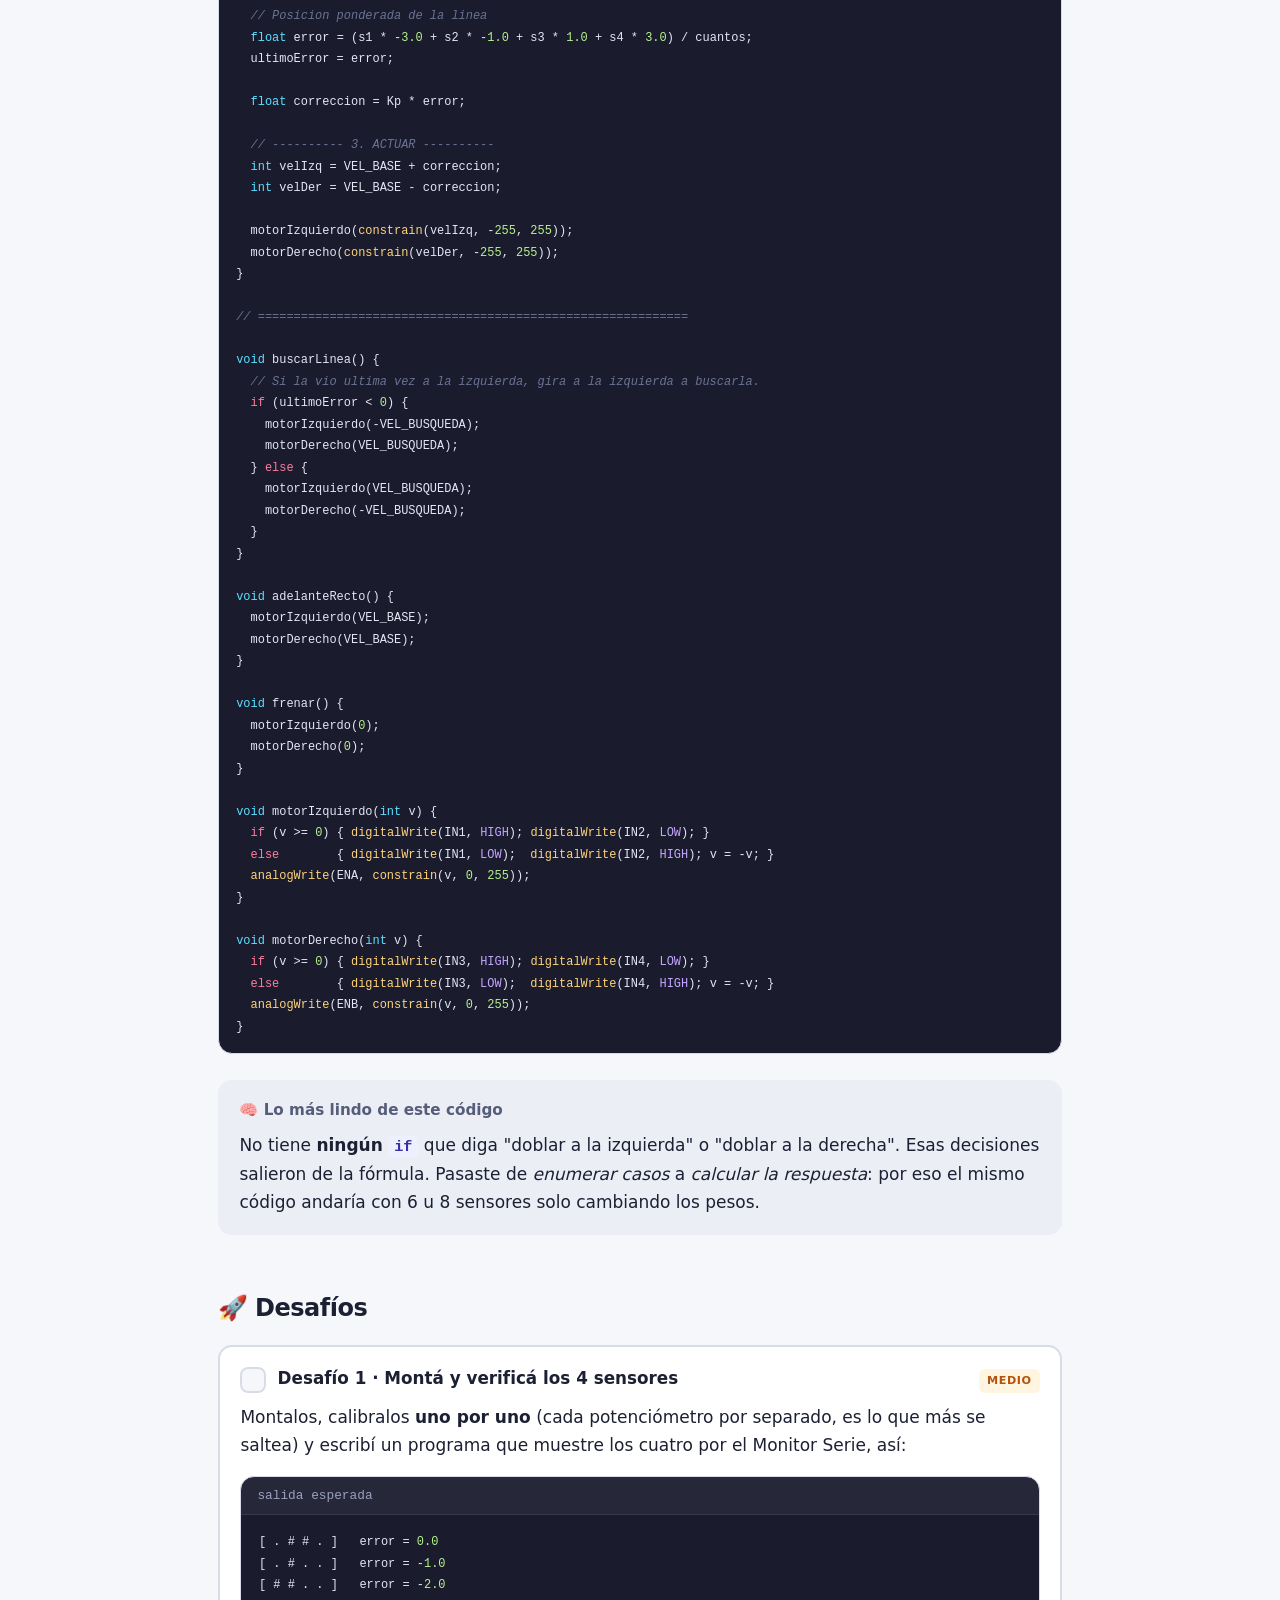
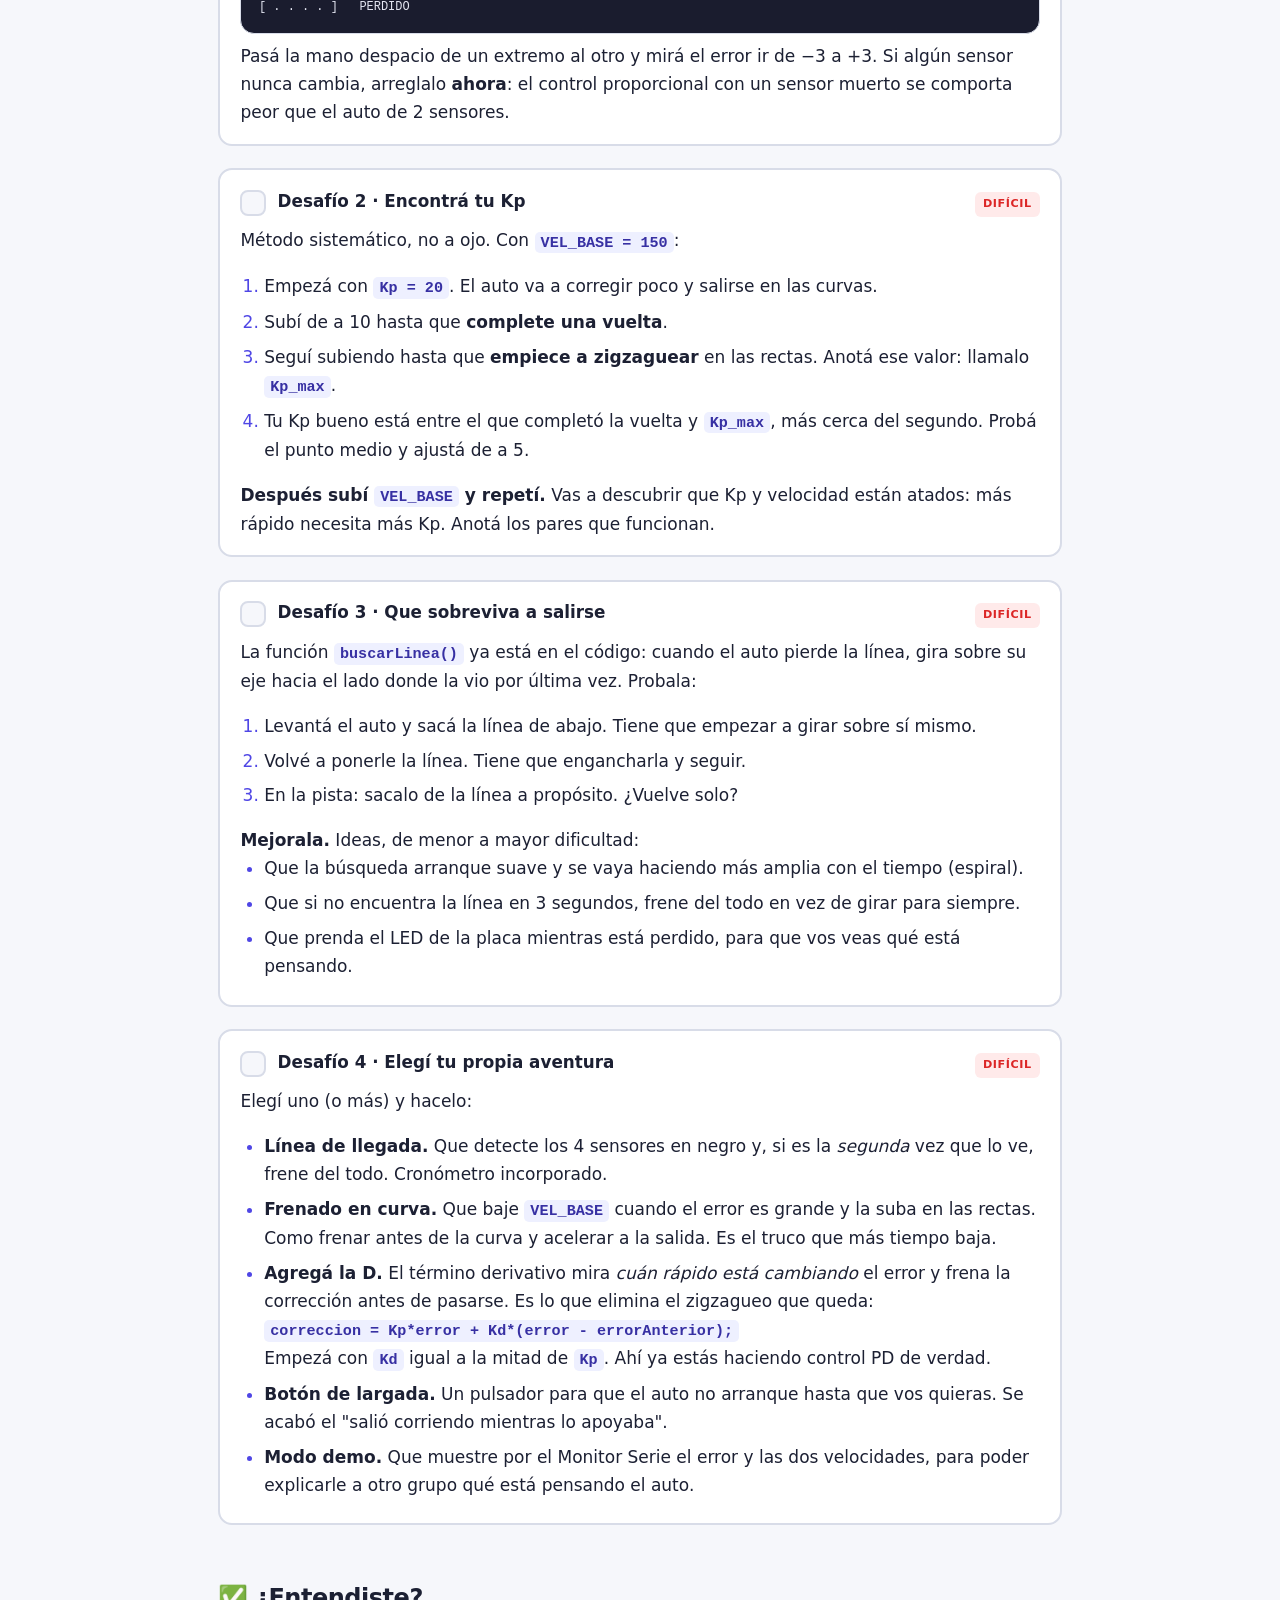
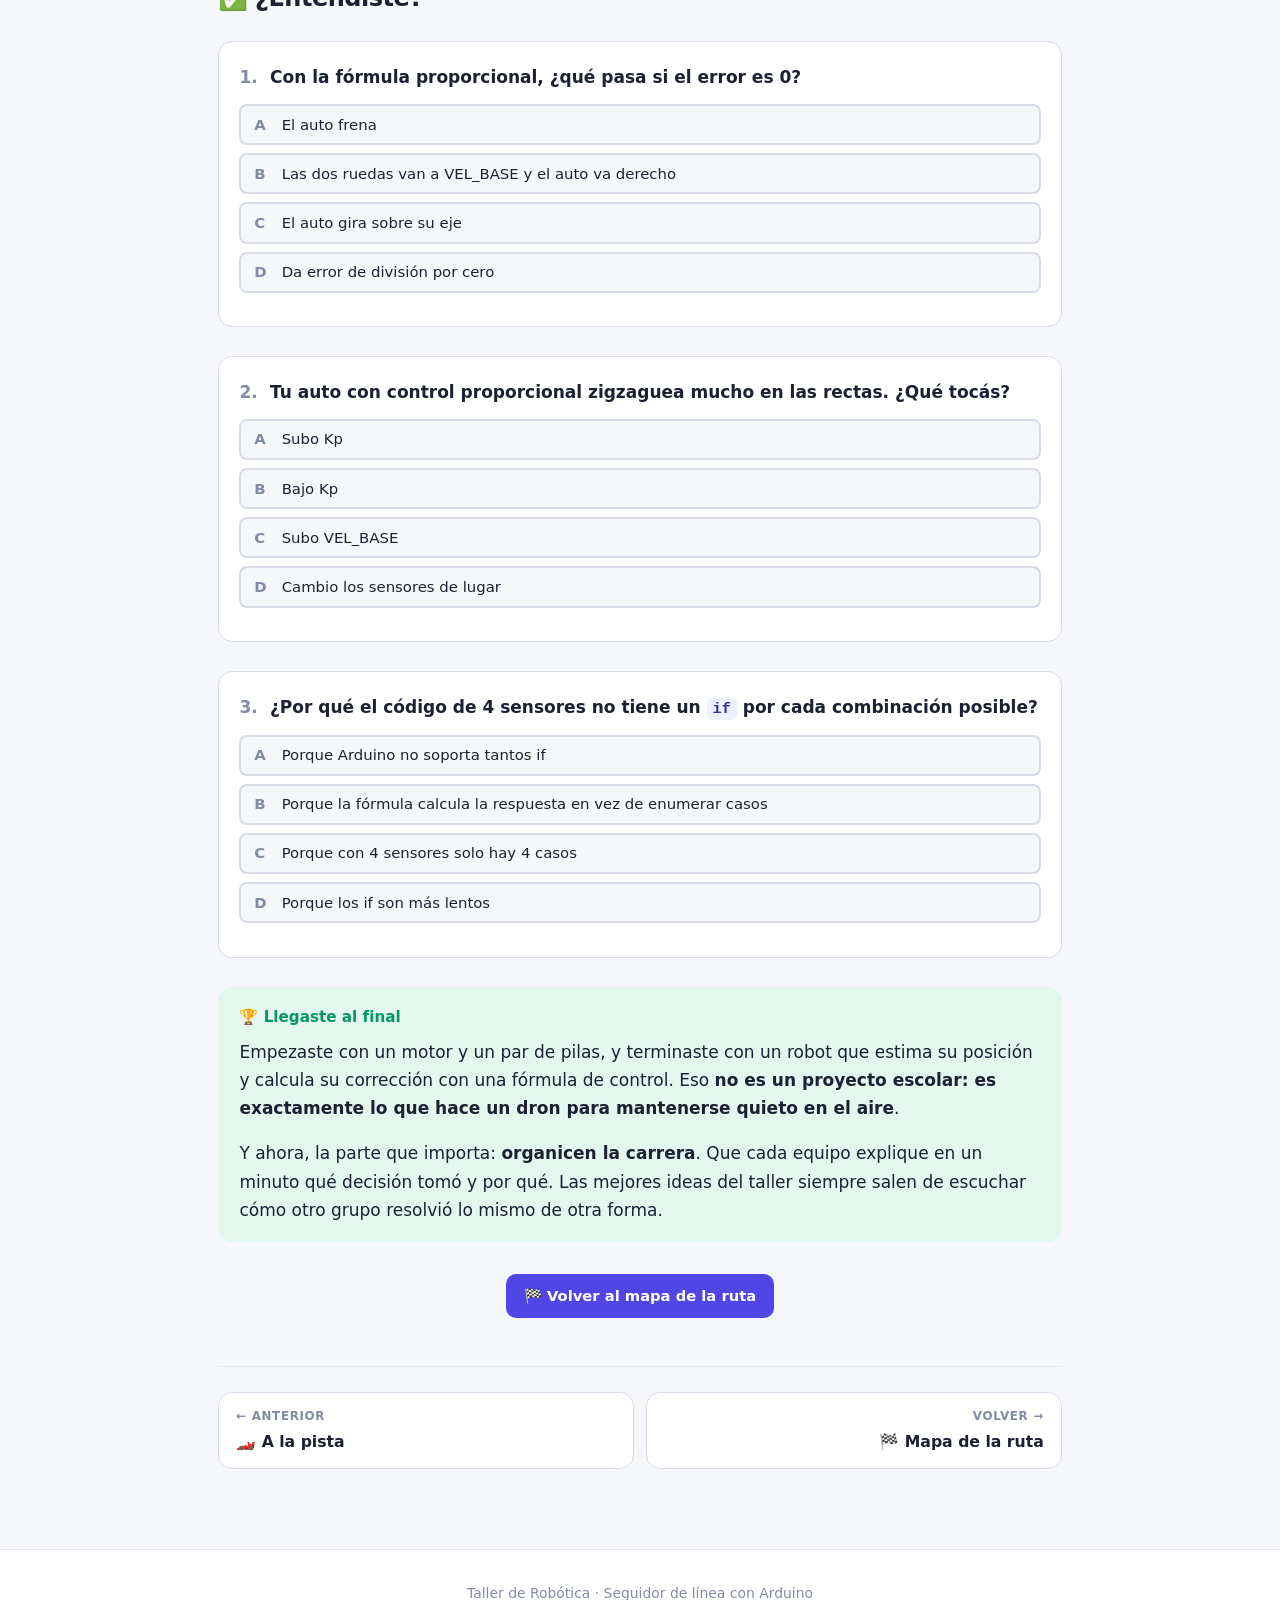
<file: 07-nivel-experto.html>
<!DOCTYPE html>
<html lang="es">
<head>
<meta charset="utf-8">
<meta name="viewport" content="width=device-width, initial-scale=1">
<title>Parada 7 · Nivel experto — Seguidor de Línea</title>
<meta name="description" content="Cuatro sensores, posición ponderada, control proporcional y recuperación de línea perdida para el auto seguidor de línea.">
<link rel="stylesheet" href="assets/css/estilo.css">
<link rel="icon" href="data:image/svg+xml,<svg xmlns='http://www.w3.org/2000/svg' viewBox='0 0 100 100'><text y='.9em' font-size='90'>🚀</text></svg>">
</head>
<body data-parada="7" data-color="experto">

<header class="barra">
  <div class="barra-int">
    <a class="marca" href="index.html"><span class="marca-icono">🤖</span> Seguidor de Línea</a>
    <div class="barra-sep"></div>
    <button class="btn-icono" id="btn-tema" type="button" aria-label="Cambiar tema">🌙</button>
  </div>
  <div class="progreso-barra"><div class="progreso-relleno"></div></div>
</header>

<main class="envoltorio">

  <div class="cabecera-parada">
    <div class="migas"><a href="index.html">Ruta</a> <span>›</span> <span>Parada 7</span></div>
    <span class="etiqueta-parada">🚀 Parada 7 · Opcional</span>
    <h1>Nivel experto</h1>
    <p class="bajada chico">
      Tu auto ya da vueltas. Esta parada es para el que quiere que además las dé <em>bien</em>.
    </p>
    <div class="meta-parada">
      <span>⏱️ 2h o más</span>
      <span>🎯 4 desafíos</span>
      <span>🧩 Necesita 4 sensores</span>
    </div>
  </div>

  <div class="bloque b-ojo">
    <div class="bloque-titulo">🧭 Antes de entrar</div>
    <p style="margin-bottom:0">
      Esta parada asume que el auto de la parada 6 <strong>ya da tres vueltas seguidas sin salirse</strong>.
      Si todavía no, volvé: no hay control proporcional que arregle un sensor mal calibrado o un
      cable flojo. Lo de acá mejora un auto que ya anda; no salva uno que no.
    </p>
  </div>

  <h2>🐌 El problema del auto de 2 sensores</h2>
  <p>
    Tu auto solo conoce cuatro estados del mundo. No sabe si se desvió <em>un poquito</em> o
    <em>muchísimo</em>: en los dos casos hace exactamente lo mismo, corregir a fondo. Eso se llama
    <strong>control on-off</strong> (o "bang-bang"), y por eso el auto zigzaguea aunque vaya derecho:
    siempre está corrigiendo de más y después corrigiendo para el otro lado.
  </p>

  <div class="diagrama">
    <svg viewBox="0 0 620 190" width="620" height="190" role="img"
         aria-label="Comparación entre trayectoria en zigzag y trayectoria suave">
      <g>
        <text x="20" y="24" class="txt-svg" font-weight="700" fill="#e11d48">Con 2 sensores (on-off)</text>
        <line x1="20" y1="70" x2="290" y2="70" stroke="#16171f" stroke-width="7"/>
        <path d="M20 70 L50 50 L80 90 L110 48 L140 92 L170 50 L200 88 L230 52 L260 86 L290 62"
              fill="none" stroke="#e11d48" stroke-width="2.5"/>
        <text x="155" y="120" text-anchor="middle" class="txt-svg-chico">Siempre corrige a fondo → zigzaguea</text>
      </g>
      <g transform="translate(320,0)">
        <text x="20" y="24" class="txt-svg" font-weight="700" fill="#059669">Con 4 sensores (proporcional)</text>
        <line x1="20" y1="70" x2="270" y2="70" stroke="#16171f" stroke-width="7"/>
        <path d="M20 70 C60 58, 90 80, 120 68 C150 60, 180 76, 210 69 C235 66, 250 71, 270 70"
              fill="none" stroke="#059669" stroke-width="2.5"/>
        <text x="145" y="120" text-anchor="middle" class="txt-svg-chico">Corrige poco o mucho según haga falta</text>
      </g>
      <text x="310" y="165" text-anchor="middle" class="txt-svg" font-size="12" font-weight="700">
        Misma pista, mismo auto, distinta cabeza</text>
    </svg>
  </div>

  <h2>👀 Cuatro ojos ven mejor</h2>
  <p>
    Con cuatro sensores el auto ya no responde "hay línea / no hay línea", sino
    <strong>dónde está la línea</strong>. Y con eso puede decidir <em>cuánto</em> corregir.
  </p>
  <p>
    El truco es darle un <strong>peso</strong> a cada sensor según su posición. Los de los extremos
    pesan más porque significan un desvío más grande:
  </p>

  <div class="diagrama">
    <svg viewBox="0 0 620 170" width="620" height="170" role="img"
         aria-label="Los cuatro sensores con sus pesos asignados">
      <rect x="120" y="60" width="380" height="46" rx="10" fill="#3b4157"/>

      <g>
        <rect x="145" y="70" width="52" height="26" rx="5" fill="#7c3aed"/>
        <text x="171" y="88" text-anchor="middle" class="txt-svg" font-size="12" font-weight="800" fill="#fff">S1</text>
        <text x="171" y="128" text-anchor="middle" class="txt-svg" font-size="16" font-weight="800" fill="#e11d48">−3</text>
        <text x="171" y="50" text-anchor="middle" class="txt-svg-chico">pin 2</text>
      </g>
      <g>
        <rect x="240" y="70" width="52" height="26" rx="5" fill="#7c3aed"/>
        <text x="266" y="88" text-anchor="middle" class="txt-svg" font-size="12" font-weight="800" fill="#fff">S2</text>
        <text x="266" y="128" text-anchor="middle" class="txt-svg" font-size="16" font-weight="800" fill="#ea580c">−1</text>
        <text x="266" y="50" text-anchor="middle" class="txt-svg-chico">pin 3</text>
      </g>
      <g>
        <rect x="328" y="70" width="52" height="26" rx="5" fill="#7c3aed"/>
        <text x="354" y="88" text-anchor="middle" class="txt-svg" font-size="12" font-weight="800" fill="#fff">S3</text>
        <text x="354" y="128" text-anchor="middle" class="txt-svg" font-size="16" font-weight="800" fill="#ea580c">+1</text>
        <text x="354" y="50" text-anchor="middle" class="txt-svg-chico">pin 4</text>
      </g>
      <g>
        <rect x="423" y="70" width="52" height="26" rx="5" fill="#7c3aed"/>
        <text x="449" y="88" text-anchor="middle" class="txt-svg" font-size="12" font-weight="800" fill="#fff">S4</text>
        <text x="449" y="128" text-anchor="middle" class="txt-svg" font-size="16" font-weight="800" fill="#e11d48">+3</text>
        <text x="449" y="50" text-anchor="middle" class="txt-svg-chico">pin 11</text>
      </g>

      <text x="60" y="88" text-anchor="middle" class="txt-svg" font-size="12" font-weight="700">IZQ</text>
      <text x="560" y="88" text-anchor="middle" class="txt-svg" font-size="12" font-weight="700">DER</text>
      <text x="310" y="158" text-anchor="middle" class="txt-svg-chico">
        El signo dice de qué lado, el número dice cuán lejos</text>
    </svg>
  </div>

  <p>
    Ahora, el <strong>error</strong> (o sea, cuánto está desviado el auto) es el promedio de los pesos
    de los sensores que están viendo negro:
  </p>

  <div class="tabla-envase">
    <table>
      <thead><tr><th>S1</th><th>S2</th><th>S3</th><th>S4</th><th>Cuenta</th><th>Error</th><th>Significa</th></tr></thead>
      <tbody>
        <tr><td>0</td><td>1</td><td>1</td><td>0</td><td>(−1 + 1) / 2</td><td><strong>0</strong></td><td>Perfectamente centrado</td></tr>
        <tr><td>0</td><td>1</td><td>0</td><td>0</td><td>(−1) / 1</td><td><strong>−1</strong></td><td>Desviado un poquito a la derecha</td></tr>
        <tr><td>1</td><td>1</td><td>0</td><td>0</td><td>(−3 −1) / 2</td><td><strong>−2</strong></td><td>Desviado bastante</td></tr>
        <tr><td>1</td><td>0</td><td>0</td><td>0</td><td>(−3) / 1</td><td><strong>−3</strong></td><td>¡Se está por salir!</td></tr>
        <tr><td>0</td><td>0</td><td>1</td><td>0</td><td>(+1) / 1</td><td><strong>+1</strong></td><td>Un poquito a la izquierda</td></tr>
        <tr><td>0</td><td>0</td><td>0</td><td>1</td><td>(+3) / 1</td><td><strong>+3</strong></td><td>¡Se está por salir para el otro lado!</td></tr>
        <tr><td>1</td><td>1</td><td>1</td><td>1</td><td>—</td><td><strong>cruce</strong></td><td>Línea de llegada o cruce</td></tr>
        <tr><td>0</td><td>0</td><td>0</td><td>0</td><td>—</td><td><strong>perdido</strong></td><td>Se salió: hay que buscar la línea</td></tr>
      </tbody>
    </table>
  </div>

  <h2>📐 Control proporcional: la fórmula</h2>
  <p>
    Una sola línea de matemática, y es la idea más importante de toda la robótica de control:
  </p>

  <div class="bloque b-objetivo centrado">
    <p style="font-size:1.3rem;font-weight:800;margin:.3rem 0">
      corrección = <span style="color:var(--motor)">Kp</span> × <span style="color:var(--pista)">error</span>
    </p>
    <p class="chico" style="margin-bottom:0">
      <span style="color:var(--pista)"><strong>error</strong></span>: cuán lejos estás de donde
      querés estar &nbsp;·&nbsp;
      <span style="color:var(--motor)"><strong>Kp</strong></span>: cuánto reaccionás por cada unidad
      de error
    </p>
  </div>

  <p>Y las velocidades salen solas:</p>
  <ul>
    <li><code>velocidadIzquierda = base + corrección</code></li>
    <li><code>velocidadDerecha = base − corrección</code></li>
  </ul>
  <p>
    Si el error es 0, las dos ruedas van iguales y el auto va derecho. Si el error es −3, la rueda
    izquierda se frena mucho (incluso va en reversa) y la derecha acelera. <strong>Si el error es −1,
    lo mismo pero suavecito.</strong> Esa es toda la diferencia con el auto de 2 sensores.
  </p>

  <div class="bloque b-dato">
    <div class="bloque-titulo">🎚️ Elegir Kp: el único número que importa</div>
    <ul style="margin-bottom:0">
      <li><strong>Kp muy chico</strong> → corrige tímido, se sale en las curvas.</li>
      <li><strong>Kp muy grande</strong> → corrige violento, zigzaguea peor que con 2 sensores.</li>
      <li><strong>Para empezar:</strong> <code>Kp = base / 3</code>. Con <code>base = 150</code>,
        probá <code>Kp = 50</code>. Después movelo de a 5 y anotá.</li>
    </ul>
  </div>

  <div class="bloque b-pensar">
    <div class="bloque-titulo">🤔 ¿Dónde más viste esto?</div>
    <p style="margin-bottom:0">
      Cuando manejás una bicicleta y te desviás un poquito, corregís un poquito. Si te desviás mucho,
      corregís mucho. Nunca das un volantazo por un desvío mínimo. <strong>Eso es control
      proporcional, y lo venís haciendo desde que aprendiste a andar en bici.</strong> Los ascensores,
      los drones, el aire acondicionado y el piloto automático de los aviones usan esta misma fórmula
      (con dos términos más, la D y la I, que es el famoso PID).
    </p>
  </div>

  <h2>🔌 Conexión de los 4 sensores</h2>
  <div class="tabla-envase">
    <table>
      <thead><tr><th>Sensor</th><th>Posición</th><th>Pin Arduino</th><th>Peso</th></tr></thead>
      <tbody>
        <tr><td><code>S1</code></td><td>Extremo izquierdo</td><td><code>2</code></td><td>−3</td></tr>
        <tr><td><code>S2</code></td><td>Izquierdo interno</td><td><code>3</code></td><td>−1</td></tr>
        <tr><td><code>S3</code></td><td>Derecho interno</td><td><code>4</code></td><td>+1</td></tr>
        <tr><td><code>S4</code></td><td>Extremo derecho</td><td><code>11</code></td><td>+3</td></tr>
      </tbody>
    </table>
  </div>
  <p class="chico">
    Los dos internos (S2 y S3) van separados <strong>un poco menos</strong> que el ancho de la línea:
    cuando el auto está centrado, los dos la ven. Los externos van bastante más afuera, para avisar
    cuando el desvío ya es grande.
  </p>

  <div class="bloque b-ojo">
    <div class="bloque-titulo">⚡ Ahora sí necesitás la protoboard</div>
    <p style="margin-bottom:0">
      Cuatro sensores son cuatro VCC y cuatro GND. Llevá un cable de 5V y uno de GND del Arduino a la
      protoboard y repartí desde ahí. Y ojo con el consumo: cuatro módulos IR encendidos consumen
      unos 100 mA. El regulador del Arduino los banca, pero si además alimentás algo más, mejor sacá
      los 5V del pin <code>+5V</code> del L298N.
    </p>
  </div>

  <h2>💻 El código con 4 sensores y control proporcional</h2>

  <div class="caja-codigo">
    <div class="codigo-cab">
      <span class="codigo-nombre">07_proporcional_4_sensores.ino</span>
      <a class="btn-bajar" href="codigo/07_proporcional_4_sensores.ino" download>⬇ .ino</a>
      <button class="btn-copiar" type="button">📋 Copiar</button>
    </div>
    <pre><code>// ============================================================
//  SEGUIDOR DE LINEA - 4 sensores + control proporcional
//  Nivel experto
// ============================================================

const int ENA = 5, IN1 = 6, IN2 = 7;
const int IN3 = 8, IN4 = 9, ENB = 10;

// Los 4 sensores, de izquierda a derecha
const int S1 = 2, S2 = 3, S3 = 4, S4 = 11;

const int VE_LINEA = HIGH;

// ---------- AJUSTES ----------
int   VEL_BASE = 150;    // velocidad cuando va centrado
float Kp       = 50.0;   // cuanto corrige por cada unidad de error
int   VEL_BUSQUEDA = 130;

// Memoria: hacia donde estaba yendo la ultima vez que vio la linea
float ultimoError = 0;

void setup() {
  pinMode(ENA, OUTPUT); pinMode(IN1, OUTPUT); pinMode(IN2, OUTPUT);
  pinMode(IN3, OUTPUT); pinMode(IN4, OUTPUT); pinMode(ENB, OUTPUT);
  pinMode(S1, INPUT); pinMode(S2, INPUT);
  pinMode(S3, INPUT); pinMode(S4, INPUT);

  Serial.begin(9600);
  frenar();
  delay(2000);
}

void loop() {
  // ---------- 1. SENSAR ----------
  int s1 = (digitalRead(S1) == VE_LINEA) ? 1 : 0;
  int s2 = (digitalRead(S2) == VE_LINEA) ? 1 : 0;
  int s3 = (digitalRead(S3) == VE_LINEA) ? 1 : 0;
  int s4 = (digitalRead(S4) == VE_LINEA) ? 1 : 0;

  int cuantos = s1 + s2 + s3 + s4;

  // ---------- 2. PENSAR ----------
  if (cuantos == 0) {
    // Perdio la linea: gira hacia donde la vio por ultima vez
    buscarLinea();
    return;
  }

  if (cuantos == 4) {
    // Los cuatro ven negro: cruce o linea de llegada
    adelanteRecto();
    return;
  }

  // Posicion ponderada de la linea
  float error = (s1 * -3.0 + s2 * -1.0 + s3 * 1.0 + s4 * 3.0) / cuantos;
  ultimoError = error;

  float correccion = Kp * error;

  // ---------- 3. ACTUAR ----------
  int velIzq = VEL_BASE + correccion;
  int velDer = VEL_BASE - correccion;

  motorIzquierdo(constrain(velIzq, -255, 255));
  motorDerecho(constrain(velDer, -255, 255));
}

// ============================================================

void buscarLinea() {
  // Si la vio ultima vez a la izquierda, gira a la izquierda a buscarla.
  if (ultimoError &lt; 0) {
    motorIzquierdo(-VEL_BUSQUEDA);
    motorDerecho(VEL_BUSQUEDA);
  } else {
    motorIzquierdo(VEL_BUSQUEDA);
    motorDerecho(-VEL_BUSQUEDA);
  }
}

void adelanteRecto() {
  motorIzquierdo(VEL_BASE);
  motorDerecho(VEL_BASE);
}

void frenar() {
  motorIzquierdo(0);
  motorDerecho(0);
}

void motorIzquierdo(int v) {
  if (v &gt;= 0) { digitalWrite(IN1, HIGH); digitalWrite(IN2, LOW); }
  else        { digitalWrite(IN1, LOW);  digitalWrite(IN2, HIGH); v = -v; }
  analogWrite(ENA, constrain(v, 0, 255));
}

void motorDerecho(int v) {
  if (v &gt;= 0) { digitalWrite(IN3, HIGH); digitalWrite(IN4, LOW); }
  else        { digitalWrite(IN3, LOW);  digitalWrite(IN4, HIGH); v = -v; }
  analogWrite(ENB, constrain(v, 0, 255));
}</code></pre>
  </div>

  <div class="bloque b-dato">
    <div class="bloque-titulo">🧠 Lo más lindo de este código</div>
    <p style="margin-bottom:0">
      No tiene <strong>ningún</strong> <code>if</code> que diga "doblar a la izquierda" o "doblar a la
      derecha". Esas decisiones salieron de la fórmula. Pasaste de <em>enumerar casos</em> a
      <em>calcular la respuesta</em>: por eso el mismo código andaría con 6 u 8 sensores solo
      cambiando los pesos.
    </p>
  </div>

  <h2>🚀 Desafíos</h2>

  <div class="desafio" data-desafio="1">
    <div class="desafio-cab">
      <input type="checkbox" class="desafio-check">
      <label class="desafio-titulo">Desafío 1 · Montá y verificá los 4 sensores</label>
      <span class="nivel n-medio">Medio</span>
    </div>
    <div class="desafio-cuerpo">
      <p>
        Montalos, calibralos <strong>uno por uno</strong> (cada potenciómetro por separado, es lo que
        más se saltea) y escribí un programa que muestre los cuatro por el Monitor Serie, así:
      </p>
      <div class="caja-codigo" style="margin:.5rem 0">
        <div class="codigo-cab"><span class="codigo-nombre">salida esperada</span></div>
        <pre><code>[ . # # . ]   error = 0.0
[ . # . . ]   error = -1.0
[ # # . . ]   error = -2.0
[ . . . . ]   PERDIDO</code></pre>
      </div>
      <p style="margin-bottom:0">
        Pasá la mano despacio de un extremo al otro y mirá el error ir de −3 a +3. Si algún sensor
        nunca cambia, arreglalo <strong>ahora</strong>: el control proporcional con un sensor muerto
        se comporta peor que el auto de 2 sensores.
      </p>
    </div>
  </div>

  <div class="desafio" data-desafio="2">
    <div class="desafio-cab">
      <input type="checkbox" class="desafio-check">
      <label class="desafio-titulo">Desafío 2 · Encontrá tu Kp</label>
      <span class="nivel n-dificil">Difícil</span>
    </div>
    <div class="desafio-cuerpo">
      <p>Método sistemático, no a ojo. Con <code>VEL_BASE = 150</code>:</p>
      <ol>
        <li>Empezá con <code>Kp = 20</code>. El auto va a corregir poco y salirse en las curvas.</li>
        <li>Subí de a 10 hasta que <strong>complete una vuelta</strong>.</li>
        <li>Seguí subiendo hasta que <strong>empiece a zigzaguear</strong> en las rectas. Anotá ese
          valor: llamalo <code>Kp_max</code>.</li>
        <li>Tu Kp bueno está entre el que completó la vuelta y <code>Kp_max</code>, más cerca del
          segundo. Probá el punto medio y ajustá de a 5.</li>
      </ol>
      <p style="margin-bottom:0">
        <strong>Después subí <code>VEL_BASE</code> y repetí.</strong> Vas a descubrir que Kp y
        velocidad están atados: más rápido necesita más Kp. Anotá los pares que funcionan.
      </p>
    </div>
  </div>

  <div class="desafio" data-desafio="3">
    <div class="desafio-cab">
      <input type="checkbox" class="desafio-check">
      <label class="desafio-titulo">Desafío 3 · Que sobreviva a salirse</label>
      <span class="nivel n-dificil">Difícil</span>
    </div>
    <div class="desafio-cuerpo">
      <p>
        La función <code>buscarLinea()</code> ya está en el código: cuando el auto pierde la línea,
        gira sobre su eje hacia el lado donde la vio por última vez. Probala:
      </p>
      <ol>
        <li>Levantá el auto y sacá la línea de abajo. Tiene que empezar a girar sobre sí mismo.</li>
        <li>Volvé a ponerle la línea. Tiene que engancharla y seguir.</li>
        <li>En la pista: sacalo de la línea a propósito. ¿Vuelve solo?</li>
      </ol>
      <p style="margin-bottom:0"><strong>Mejorala.</strong> Ideas, de menor a mayor dificultad:</p>
      <ul style="margin-bottom:0">
        <li>Que la búsqueda arranque suave y se vaya haciendo más amplia con el tiempo (espiral).</li>
        <li>Que si no encuentra la línea en 3 segundos, frene del todo en vez de girar para siempre.</li>
        <li>Que prenda el LED de la placa mientras está perdido, para que vos veas qué está pensando.</li>
      </ul>
    </div>
  </div>

  <div class="desafio" data-desafio="4">
    <div class="desafio-cab">
      <input type="checkbox" class="desafio-check">
      <label class="desafio-titulo">Desafío 4 · Elegí tu propia aventura</label>
      <span class="nivel n-dificil">Difícil</span>
    </div>
    <div class="desafio-cuerpo">
      <p>Elegí uno (o más) y hacelo:</p>
      <ul>
        <li><strong>Línea de llegada.</strong> Que detecte los 4 sensores en negro y, si es la
          <em>segunda</em> vez que lo ve, frene del todo. Cronómetro incorporado.</li>
        <li><strong>Frenado en curva.</strong> Que baje <code>VEL_BASE</code> cuando el error es
          grande y la suba en las rectas. Como frenar antes de la curva y acelerar a la salida.
          Es el truco que más tiempo baja.</li>
        <li><strong>Agregá la D.</strong> El término derivativo mira <em>cuán rápido está cambiando</em>
          el error y frena la corrección antes de pasarse. Es lo que elimina el zigzagueo que queda:
          <br><code>correccion = Kp*error + Kd*(error - errorAnterior);</code>
          <br>Empezá con <code>Kd</code> igual a la mitad de <code>Kp</code>. Ahí ya estás haciendo
          control PD de verdad.</li>
        <li><strong>Botón de largada.</strong> Un pulsador para que el auto no arranque hasta que
          vos quieras. Se acabó el "salió corriendo mientras lo apoyaba".</li>
        <li><strong>Modo demo.</strong> Que muestre por el Monitor Serie el error y las dos
          velocidades, para poder explicarle a otro grupo qué está pensando el auto.</li>
      </ul>
    </div>
  </div>

  <h2>✅ ¿Entendiste?</h2>

  <div class="quiz">
    <p class="quiz-preg"><span class="qnum">1.</span>
      Con la fórmula proporcional, ¿qué pasa si el error es 0?</p>
    <div class="quiz-ops">
      <button class="quiz-op" type="button"><span class="letra">A</span> El auto frena</button>
      <button class="quiz-op" type="button" data-ok="si"><span class="letra">B</span> Las dos ruedas van a VEL_BASE y el auto va derecho</button>
      <button class="quiz-op" type="button"><span class="letra">C</span> El auto gira sobre su eje</button>
      <button class="quiz-op" type="button"><span class="letra">D</span> Da error de división por cero</button>
    </div>
    <div class="quiz-devuelta" data-explica="corrección = Kp × 0 = 0. Entonces velIzq = velDer = VEL_BASE. El auto va derecho sin corregir, que es exactamente lo que querés cuando está centrado."></div>
  </div>

  <div class="quiz">
    <p class="quiz-preg"><span class="qnum">2.</span>
      Tu auto con control proporcional zigzaguea mucho en las rectas. ¿Qué tocás?</p>
    <div class="quiz-ops">
      <button class="quiz-op" type="button"><span class="letra">A</span> Subo Kp</button>
      <button class="quiz-op" type="button" data-ok="si"><span class="letra">B</span> Bajo Kp</button>
      <button class="quiz-op" type="button"><span class="letra">C</span> Subo VEL_BASE</button>
      <button class="quiz-op" type="button"><span class="letra">D</span> Cambio los sensores de lugar</button>
    </div>
    <div class="quiz-devuelta" data-explica="Zigzaguear es corregir de más: reaccionás demasiado a un error chiquito. Kp más bajo = corrección más suave. Si al bajarlo empieza a salirse en las curvas, ahí necesitás el término D."></div>
  </div>

  <div class="quiz">
    <p class="quiz-preg"><span class="qnum">3.</span>
      ¿Por qué el código de 4 sensores no tiene un <code>if</code> por cada combinación posible?</p>
    <div class="quiz-ops">
      <button class="quiz-op" type="button"><span class="letra">A</span> Porque Arduino no soporta tantos if</button>
      <button class="quiz-op" type="button" data-ok="si"><span class="letra">B</span> Porque la fórmula calcula la respuesta en vez de enumerar casos</button>
      <button class="quiz-op" type="button"><span class="letra">C</span> Porque con 4 sensores solo hay 4 casos</button>
      <button class="quiz-op" type="button"><span class="letra">D</span> Porque los if son más lentos</button>
    </div>
    <div class="quiz-devuelta" data-explica="Con 4 sensores habría 16 casos, con 6 sensores 64, con 8 sensores 256. Enumerarlos no escala. La posición ponderada convierte cualquier cantidad de sensores en un solo número, y la fórmula hace el resto."></div>
  </div>

  <div class="bloque b-ok">
    <div class="bloque-titulo">🏆 Llegaste al final</div>
    <p>
      Empezaste con un motor y un par de pilas, y terminaste con un robot que estima su posición y
      calcula su corrección con una fórmula de control. Eso <strong>no es un proyecto escolar: es
      exactamente lo que hace un dron para mantenerse quieto en el aire</strong>.
    </p>
    <p style="margin-bottom:0">
      Y ahora, la parte que importa: <strong>organicen la carrera</strong>. Que cada equipo explique
      en un minuto qué decisión tomó y por qué. Las mejores ideas del taller siempre salen de escuchar
      cómo otro grupo resolvió lo mismo de otra forma.
    </p>
  </div>

  <p class="centrado" style="margin-top:2rem">
    <a class="btn btn-primario" href="index.html">🏁 Volver al mapa de la ruta</a>
  </p>

  <div class="nav-paradas" id="nav-paradas"></div>
</main>

<footer class="pie">
  <p>Taller de Robótica · Seguidor de línea con Arduino</p>
</footer>

<script src="assets/js/comun.js"></script>
</body>
</html>
</file>
<file: assets/css/estilo.css>
/* ============================================================
   Seguidor de Línea — Taller de Robótica
   Hoja de estilos principal
   ============================================================ */

/* ---------- Paleta ---------- */
:root {
  --fondo:        #f6f7fb;
  --fondo-alt:    #ffffff;
  --fondo-hondo:  #eceef6;
  --borde:        #d8dce8;
  --borde-suave:  #e6e9f2;
  --texto:        #1c2033;
  --texto-suave:  #565d7a;
  --texto-tenue:  #838aa5;

  --acento:       #4f46e5;
  --acento-claro: #eef0ff;
  --acento-fuerte:#3730a3;

  --motor:        #e11d48;   /* rojo   — motores / potencia */
  --motor-fondo:  #ffe9ee;
  --puente:       #0891b2;   /* cyan   — puente H */
  --puente-fondo: #e0f6fb;
  --sensor:       #7c3aed;   /* violeta— sensores */
  --sensor-fondo: #f2ecff;
  --logica:       #ea580c;   /* naranja— lógica */
  --logica-fondo: #fff0e4;
  --armado:       #059669;   /* verde  — armado */
  --armado-fondo: #e3f7ef;
  --pista:        #2563eb;   /* azul   — pista */
  --pista-fondo:  #e6efff;
  --experto:      #be185d;   /* fucsia — experto */
  --experto-fondo:#ffe8f2;

  --ok:           #059669;
  --ok-fondo:     #e3f7ef;
  --alerta:       #b45309;
  --alerta-fondo: #fff5e0;
  --peligro:      #dc2626;
  --peligro-fondo:#ffeaea;

  --codigo-fondo: #1a1c2e;
  --codigo-texto: #e4e6f2;

  --radio:      14px;
  --radio-chico: 8px;
  --sombra:     0 1px 2px rgba(20, 24, 50, .06), 0 8px 24px rgba(20, 24, 50, .06);
  --sombra-alta:0 2px 4px rgba(20, 24, 50, .08), 0 16px 40px rgba(20, 24, 50, .12);
  --ancho:      880px;

  --fuente: "Segoe UI", system-ui, -apple-system, "Helvetica Neue", Arial, sans-serif;
  --mono: "SF Mono", "Cascadia Code", "Fira Code", Consolas, "Liberation Mono", monospace;
}

@media (prefers-color-scheme: dark) {
  :root:not([data-tema="claro"]) {
    --fondo:        #10121d;
    --fondo-alt:    #181b2b;
    --fondo-hondo:  #0a0c14;
    --borde:        #2c3049;
    --borde-suave:  #232740;
    --texto:        #eceef8;
    --texto-suave:  #a8aec9;
    --texto-tenue:  #767d9c;

    --acento:       #8b85ff;
    --acento-claro: #232748;
    --acento-fuerte:#b3aeff;

    --motor:        #ff6584;  --motor-fondo:  #33131f;
    --puente:       #35c5e0;  --puente-fondo: #0d2b33;
    --sensor:       #b18cff;  --sensor-fondo: #241b3d;
    --logica:       #ff8f4d;  --logica-fondo: #331e0f;
    --armado:       #34d8a0;  --armado-fondo: #0d2e25;
    --pista:        #6699ff;  --pista-fondo:  #131f3d;
    --experto:      #ff6fa8;  --experto-fondo:#331127;

    --ok:      #34d8a0;  --ok-fondo:      #0d2e25;
    --alerta:  #f0b429;  --alerta-fondo:  #332612;
    --peligro: #ff6b6b;  --peligro-fondo: #331616;

    --codigo-fondo: #0b0d18;
    --sombra:     0 1px 2px rgba(0,0,0,.4), 0 8px 24px rgba(0,0,0,.3);
    --sombra-alta:0 2px 4px rgba(0,0,0,.5), 0 16px 40px rgba(0,0,0,.45);
  }
}

:root[data-tema="oscuro"] {
  --fondo:        #10121d;
  --fondo-alt:    #181b2b;
  --fondo-hondo:  #0a0c14;
  --borde:        #2c3049;
  --borde-suave:  #232740;
  --texto:        #eceef8;
  --texto-suave:  #a8aec9;
  --texto-tenue:  #767d9c;

  --acento:       #8b85ff;
  --acento-claro: #232748;
  --acento-fuerte:#b3aeff;

  --motor:        #ff6584;  --motor-fondo:  #33131f;
  --puente:       #35c5e0;  --puente-fondo: #0d2b33;
  --sensor:       #b18cff;  --sensor-fondo: #241b3d;
  --logica:       #ff8f4d;  --logica-fondo: #331e0f;
  --armado:       #34d8a0;  --armado-fondo: #0d2e25;
  --pista:        #6699ff;  --pista-fondo:  #131f3d;
  --experto:      #ff6fa8;  --experto-fondo:#331127;

  --ok:      #34d8a0;  --ok-fondo:      #0d2e25;
  --alerta:  #f0b429;  --alerta-fondo:  #332612;
  --peligro: #ff6b6b;  --peligro-fondo: #331616;

  --codigo-fondo: #0b0d18;
  --sombra:     0 1px 2px rgba(0,0,0,.4), 0 8px 24px rgba(0,0,0,.3);
  --sombra-alta:0 2px 4px rgba(0,0,0,.5), 0 16px 40px rgba(0,0,0,.45);
}

/* ---------- Base ---------- */
*, *::before, *::after { box-sizing: border-box; }

html { scroll-behavior: smooth; scroll-padding-top: 80px; }

body {
  margin: 0;
  font-family: var(--fuente);
  font-size: 17px;
  line-height: 1.65;
  color: var(--texto);
  background: var(--fondo);
  -webkit-font-smoothing: antialiased;
  overflow-x: hidden;
}

img, svg { max-width: 100%; }

a { color: var(--acento); text-decoration-thickness: 1.5px; text-underline-offset: 2px; }
a:hover { color: var(--acento-fuerte); }

h1, h2, h3, h4 { line-height: 1.25; font-weight: 700; letter-spacing: -.02em; }
h1 { font-size: 2.1rem; margin: 0 0 .4em; }
h2 { font-size: 1.5rem; margin: 2.4em 0 .6em; }
h3 { font-size: 1.15rem; margin: 1.8em 0 .5em; }
h4 { font-size: 1rem; margin: 1.4em 0 .4em; }

p { margin: 0 0 1em; }
ul, ol { padding-left: 1.4em; margin: 0 0 1em; }
li { margin-bottom: .4em; }
li::marker { color: var(--acento); }

strong { font-weight: 700; }
code { font-family: var(--mono); font-size: .89em; }

p code, li code, td code, th code {
  background: var(--acento-claro);
  color: var(--acento-fuerte);
  padding: .12em .4em;
  border-radius: 5px;
  font-weight: 600;
  white-space: nowrap;
}

hr { border: 0; border-top: 1px solid var(--borde-suave); margin: 2.5em 0; }

/* ---------- Barra superior ---------- */
.barra {
  position: sticky; top: 0; z-index: 50;
  background: color-mix(in srgb, var(--fondo-alt) 88%, transparent);
  backdrop-filter: blur(12px);
  border-bottom: 1px solid var(--borde-suave);
}
.barra-int {
  max-width: 1120px; margin: 0 auto; padding: .6rem 1.1rem;
  display: flex; align-items: center; gap: .8rem;
}
.marca {
  display: flex; align-items: center; gap: .5rem;
  font-weight: 800; font-size: .95rem; color: var(--texto);
  text-decoration: none; letter-spacing: -.02em; white-space: nowrap;
}
.marca:hover { color: var(--acento); }
.marca-icono { font-size: 1.2rem; }
.barra-sep { flex: 1; }

.btn-icono {
  border: 1px solid var(--borde); background: var(--fondo-alt);
  color: var(--texto-suave); border-radius: 9px;
  width: 36px; height: 36px; display: grid; place-items: center;
  cursor: pointer; font-size: 1rem; padding: 0;
  transition: background .15s, color .15s, border-color .15s;
}
.btn-icono:hover { background: var(--acento-claro); color: var(--acento); border-color: var(--acento); }

.progreso-barra {
  height: 3px; background: var(--borde-suave);
  position: relative; overflow: hidden;
}
.progreso-relleno {
  height: 100%; width: 0%;
  background: linear-gradient(90deg, var(--acento), var(--armado));
  transition: width .4s ease;
}

/* ---------- Contenedor ---------- */
.envoltorio { max-width: var(--ancho); margin: 0 auto; padding: 0 1.1rem 5rem; }
.ancho-medio { max-width: 1120px; margin: 0 auto; padding: 0 1.1rem 5rem; }

/* ---------- Portada ---------- */
.portada {
  text-align: center;
  padding: 3.5rem 1.1rem 2.5rem;
  position: relative;
  overflow: hidden;
}
.portada::before {
  content: ""; position: absolute; inset: -50% -20% auto -20%; height: 420px;
  background: radial-gradient(ellipse at center, var(--acento-claro), transparent 68%);
  opacity: .85; pointer-events: none; z-index: -1;
}
.portada h1 { font-size: clamp(2.1rem, 6vw, 3.2rem); margin-bottom: .3em; }
.portada .bajada {
  font-size: 1.15rem; color: var(--texto-suave);
  max-width: 620px; margin: 0 auto 1.6em;
}
.gradiente {
  background: linear-gradient(100deg, var(--acento), var(--sensor) 45%, var(--motor));
  -webkit-background-clip: text; background-clip: text;
  -webkit-text-fill-color: transparent; color: transparent;
}

/* ---------- Cabecera de parada ---------- */
.cabecera-parada {
  padding: 2.4rem 0 .6rem;
  border-bottom: 1px solid var(--borde-suave);
  margin-bottom: 1.6rem;
}
.migas {
  font-size: .85rem; color: var(--texto-tenue);
  margin-bottom: .8rem; display: flex; align-items: center; gap: .45rem; flex-wrap: wrap;
}
.migas a { color: var(--texto-tenue); text-decoration: none; }
.migas a:hover { color: var(--acento); text-decoration: underline; }

.etiqueta-parada {
  display: inline-flex; align-items: center; gap: .5rem;
  font-size: .78rem; font-weight: 800; text-transform: uppercase;
  letter-spacing: .06em; padding: .32rem .75rem; border-radius: 999px;
  background: var(--acento-claro); color: var(--acento-fuerte);
  margin-bottom: .9rem;
}
.meta-parada {
  display: flex; gap: 1.2rem; flex-wrap: wrap;
  font-size: .88rem; color: var(--texto-suave); margin-top: .6rem;
}
.meta-parada span { display: inline-flex; align-items: center; gap: .35rem; }

/* colores por parada */
[data-color="motor"]  .etiqueta-parada { background: var(--motor-fondo);  color: var(--motor); }
[data-color="puente"] .etiqueta-parada { background: var(--puente-fondo); color: var(--puente); }
[data-color="sensor"] .etiqueta-parada { background: var(--sensor-fondo); color: var(--sensor); }
[data-color="logica"] .etiqueta-parada { background: var(--logica-fondo); color: var(--logica); }
[data-color="armado"] .etiqueta-parada { background: var(--armado-fondo); color: var(--armado); }
[data-color="pista"]  .etiqueta-parada { background: var(--pista-fondo);  color: var(--pista); }
[data-color="experto"].etiqueta-parada,
[data-color="experto"] .etiqueta-parada { background: var(--experto-fondo); color: var(--experto); }

/* ---------- Mapa de la ruta (portada) ---------- */
.mapa { display: grid; gap: 1rem; margin: 2rem 0; }
@media (min-width: 720px) { .mapa { grid-template-columns: 1fr 1fr; } }

.parada-tarjeta {
  display: block; position: relative;
  background: var(--fondo-alt); border: 1px solid var(--borde);
  border-radius: var(--radio); padding: 1.2rem 1.3rem 1.2rem 1.3rem;
  text-decoration: none; color: inherit;
  transition: transform .18s, box-shadow .18s, border-color .18s;
  overflow: hidden;
}
.parada-tarjeta::before {
  content: ""; position: absolute; left: 0; top: 0; bottom: 0; width: 5px;
  background: var(--acento);
}
.parada-tarjeta:hover {
  transform: translateY(-3px); box-shadow: var(--sombra-alta);
  border-color: var(--acento); color: inherit;
}
.pt-motor::before  { background: var(--motor); }
.pt-puente::before { background: var(--puente); }
.pt-sensor::before { background: var(--sensor); }
.pt-logica::before { background: var(--logica); }
.pt-armado::before { background: var(--armado); }
.pt-pista::before  { background: var(--pista); }
.pt-experto::before{ background: var(--experto); }

.pt-num {
  font-size: .75rem; font-weight: 800; letter-spacing: .08em;
  text-transform: uppercase; color: var(--texto-tenue);
}
.pt-titulo { font-size: 1.15rem; font-weight: 700; margin: .15rem 0 .35rem; display: flex; align-items: center; gap: .5rem; }
.pt-desc { font-size: .92rem; color: var(--texto-suave); margin: 0; line-height: 1.5; }
.pt-pie {
  margin-top: .8rem; font-size: .8rem; color: var(--texto-tenue);
  display: flex; gap: .9rem; flex-wrap: wrap;
}
.pt-tilde {
  position: absolute; top: .9rem; right: 1rem;
  width: 26px; height: 26px; border-radius: 50%;
  display: grid; place-items: center; font-size: .85rem;
  background: var(--ok-fondo); color: var(--ok); opacity: 0;
  transition: opacity .2s; font-weight: 700;
}
.parada-tarjeta.completa .pt-tilde { opacity: 1; }
.parada-tarjeta.completa { border-color: var(--ok); }

/* ---------- Bloques destacados ---------- */
.bloque {
  border-radius: var(--radio); padding: 1.1rem 1.3rem;
  margin: 1.6rem 0; border: 1px solid var(--borde);
  background: var(--fondo-alt);
}
.bloque > :first-child { margin-top: 0; }
.bloque > :last-child { margin-bottom: 0; }
.bloque-titulo {
  font-weight: 800; font-size: .95rem; margin-bottom: .5rem;
  display: flex; align-items: center; gap: .5rem;
}

.b-objetivo { background: var(--acento-claro); border-color: transparent; }
.b-objetivo .bloque-titulo { color: var(--acento-fuerte); }

.b-ojo   { background: var(--alerta-fondo); border-color: transparent; }
.b-ojo   .bloque-titulo { color: var(--alerta); }

.b-peligro { background: var(--peligro-fondo); border-color: transparent; }
.b-peligro .bloque-titulo { color: var(--peligro); }

.b-dato  { background: var(--fondo-hondo); border-color: transparent; }
.b-dato  .bloque-titulo { color: var(--texto-suave); }

.b-pensar { background: var(--sensor-fondo); border-color: transparent; }
.b-pensar .bloque-titulo { color: var(--sensor); }

.b-ok { background: var(--ok-fondo); border-color: transparent; }
.b-ok .bloque-titulo { color: var(--ok); }

/* ---------- Desafíos ---------- */
.desafio {
  border: 2px solid var(--borde); border-radius: var(--radio);
  padding: 1.1rem 1.3rem; margin: 1.4rem 0;
  background: var(--fondo-alt); position: relative;
  transition: border-color .2s, background .2s;
}
.desafio.hecho { border-color: var(--ok); background: var(--ok-fondo); }
.desafio-cab {
  display: flex; align-items: flex-start; gap: .7rem; margin-bottom: .6rem;
}
.desafio-check {
  appearance: none; -webkit-appearance: none;
  width: 26px; height: 26px; min-width: 26px; margin: 2px 0 0;
  border: 2px solid var(--borde); border-radius: 8px;
  cursor: pointer; background: var(--fondo);
  display: grid; place-items: center;
  transition: background .15s, border-color .15s;
}
.desafio-check:hover { border-color: var(--ok); }
.desafio-check:checked { background: var(--ok); border-color: var(--ok); }
.desafio-check:checked::after {
  content: "✓"; color: #fff; font-size: .95rem; font-weight: 900; line-height: 1;
}
.desafio-titulo { font-weight: 700; font-size: 1.05rem; flex: 1; cursor: pointer; margin: 0; }
.nivel {
  font-size: .7rem; font-weight: 800; text-transform: uppercase; letter-spacing: .05em;
  padding: .2rem .5rem; border-radius: 6px; white-space: nowrap; margin-top: 4px;
}
.n-facil  { background: var(--ok-fondo); color: var(--ok); }
.n-medio  { background: var(--alerta-fondo); color: var(--alerta); }
.n-dificil{ background: var(--peligro-fondo); color: var(--peligro); }
.desafio-cuerpo > :last-child { margin-bottom: 0; }

/* ---------- Pista / ayuda desplegable ---------- */
details.pista-ayuda {
  border: 1px dashed var(--borde); border-radius: var(--radio-chico);
  padding: .5rem .8rem; margin-top: .8rem; background: var(--fondo);
}
details.pista-ayuda[open] { padding-bottom: .8rem; }
details.pista-ayuda summary {
  cursor: pointer; font-weight: 600; font-size: .9rem; color: var(--texto-suave);
  list-style: none; user-select: none;
}
details.pista-ayuda summary::-webkit-details-marker { display: none; }
details.pista-ayuda summary::before { content: "💡 "; }
details.pista-ayuda summary:hover { color: var(--acento); }
details.pista-ayuda[open] summary { margin-bottom: .6rem; }
details.pista-ayuda > :last-child { margin-bottom: 0; }

/* ---------- Código ---------- */
.caja-codigo {
  background: var(--codigo-fondo); border-radius: var(--radio);
  margin: 1.4rem 0; overflow: hidden; border: 1px solid var(--borde);
}
.codigo-cab {
  display: flex; align-items: center; gap: .6rem;
  padding: .5rem .7rem .5rem 1rem;
  background: rgba(255,255,255,.05);
  border-bottom: 1px solid rgba(255,255,255,.08);
}
.codigo-nombre {
  font-family: var(--mono); font-size: .8rem; color: #9aa0c0; flex: 1;
}
.btn-copiar, .btn-bajar {
  background: rgba(255,255,255,.09); border: 1px solid rgba(255,255,255,.14);
  color: #d8dcf0; border-radius: 7px; padding: .25rem .6rem;
  font-size: .78rem; cursor: pointer; font-family: var(--fuente); font-weight: 600;
  white-space: nowrap; transition: background .15s;
  text-decoration: none;
}
.btn-copiar:hover, .btn-bajar:hover { background: rgba(255,255,255,.2); color: #fff; }
.btn-copiar.listo { background: var(--ok); border-color: var(--ok); color: #fff; }

.caja-codigo pre {
  margin: 0; padding: 1rem 1.1rem; overflow-x: auto;
  font-family: var(--mono); font-size: .84rem; line-height: 1.6;
  color: var(--codigo-texto);
}
.caja-codigo code { font-family: var(--mono); }

/* Coloreado simple */
.tk-com { color: #6b7394; font-style: italic; }
.tk-key { color: #ff7b9c; }
.tk-tipo{ color: #5ddfff; }
.tk-fn  { color: #ffd479; }
.tk-num { color: #b9f18d; }
.tk-str { color: #9ae6b4; }
.tk-const { color: #c4a6ff; }

/* ---------- Tablas ---------- */
.tabla-envase { overflow-x: auto; margin: 1.4rem 0; -webkit-overflow-scrolling: touch; }
table {
  border-collapse: collapse; width: 100%; font-size: .92rem;
  background: var(--fondo-alt); border-radius: var(--radio-chico); overflow: hidden;
}
th, td { padding: .6rem .8rem; text-align: left; border-bottom: 1px solid var(--borde-suave); }
th {
  background: var(--fondo-hondo); font-weight: 700; font-size: .82rem;
  text-transform: uppercase; letter-spacing: .04em; color: var(--texto-suave);
  white-space: nowrap;
}
tbody tr:last-child td { border-bottom: 0; }
tbody tr.resaltada { background: var(--acento-claro); }

/* tabla de conexiones interactiva */
.tabla-cables tbody tr { cursor: pointer; transition: background .15s; }
.tabla-cables tbody tr:hover { background: var(--acento-claro); }
.tabla-cables tbody tr.activa { background: var(--acento-claro); box-shadow: inset 3px 0 0 var(--acento); }

.punto-cable {
  display: inline-block; width: 12px; height: 12px; border-radius: 3px;
  margin-right: .45rem; vertical-align: -1px; border: 1px solid rgba(0,0,0,.25);
}

/* ---------- Diagramas SVG ---------- */
.diagrama {
  background: var(--fondo-alt); border: 1px solid var(--borde);
  border-radius: var(--radio); padding: 1rem; margin: 1.4rem 0;
  overflow-x: auto;
}
.diagrama svg { display: block; margin: 0 auto; min-width: 480px; }
.diagrama-pie {
  font-size: .84rem; color: var(--texto-tenue); text-align: center;
  margin-top: .7rem; padding-top: .7rem; border-top: 1px solid var(--borde-suave);
}
.cable { transition: stroke-width .18s, opacity .18s; }
.diagrama.enfocando .cable { opacity: .18; }
.diagrama.enfocando .cable.destacado { opacity: 1; stroke-width: 6; }
.diagrama.enfocando .pieza { opacity: .45; }
.txt-svg { font-family: var(--fuente); font-size: 12px; fill: var(--texto); }
.txt-svg-chico { font-family: var(--fuente); font-size: 10px; fill: var(--texto-suave); }
.txt-pin { font-family: var(--mono); font-size: 10px; font-weight: 700; }

/* ---------- Simulador de lógica ---------- */
.simulador {
  background: var(--fondo-alt); border: 1px solid var(--borde);
  border-radius: var(--radio); padding: 1.3rem; margin: 1.6rem 0;
  box-shadow: var(--sombra);
}
.sim-titulo {
  font-weight: 800; font-size: 1rem; margin: 0 0 .3rem;
  display: flex; align-items: center; gap: .5rem;
}
.sim-sub { font-size: .88rem; color: var(--texto-suave); margin: 0 0 1rem; }

.sim-grilla { display: grid; gap: 1.2rem; }
@media (min-width: 720px) { .sim-grilla { grid-template-columns: 1fr 1fr; align-items: start; } }

.sim-escena {
  background: var(--fondo-hondo); border-radius: var(--radio-chico);
  padding: 1rem; display: grid; place-items: center;
}
.sim-panel { display: flex; flex-direction: column; gap: .8rem; }

.sim-botones { display: flex; gap: .6rem; flex-wrap: wrap; }
.btn-sensor {
  flex: 1; min-width: 130px;
  border: 2px solid var(--borde); border-radius: var(--radio-chico);
  background: var(--fondo-alt); color: var(--texto);
  padding: .6rem .8rem; cursor: pointer; font-family: var(--fuente);
  font-size: .88rem; font-weight: 600; text-align: center;
  transition: all .15s;
}
.btn-sensor:hover { border-color: var(--sensor); }
.btn-sensor .bs-eti { display: block; font-size: .72rem; text-transform: uppercase; letter-spacing: .05em; color: var(--texto-tenue); font-weight: 800; }
.btn-sensor .bs-val { display: block; font-size: 1rem; margin-top: .15rem; }
.btn-sensor.negro { background: #15161f; color: #fff; border-color: #15161f; }
.btn-sensor.negro .bs-eti { color: #9aa0c0; }

.sim-resultado {
  border-radius: var(--radio-chico); padding: .8rem 1rem;
  background: var(--acento-claro); border: 1px solid transparent;
}
.sim-resultado .sr-eti { font-size: .72rem; font-weight: 800; text-transform: uppercase; letter-spacing: .06em; color: var(--acento-fuerte); }
.sim-resultado .sr-txt { font-size: 1.15rem; font-weight: 700; margin: .1rem 0 .25rem; }
.sim-resultado .sr-exp { font-size: .87rem; color: var(--texto-suave); margin: 0; line-height: 1.45; }

.sim-codigo {
  background: var(--codigo-fondo); border-radius: var(--radio-chico);
  padding: .8rem 1rem; font-family: var(--mono); font-size: .8rem;
  line-height: 1.7; color: #7b83a8; overflow-x: auto;
}
.sim-codigo .linea { display: block; padding: 0 .3rem; border-radius: 4px; transition: all .2s; white-space: pre; }
.sim-codigo .linea.viva { background: rgba(139,133,255,.22); color: var(--codigo-texto); font-weight: 600; }

/* ---------- Tabla de verdad interactiva ---------- */
.tv-select {
  font-family: var(--fuente); font-size: .88rem; padding: .35rem .5rem;
  border-radius: 7px; border: 2px solid var(--borde);
  background: var(--fondo); color: var(--texto); cursor: pointer; width: 100%;
  max-width: 220px;
}
.tv-select.bien { border-color: var(--ok); background: var(--ok-fondo); color: var(--ok); font-weight: 700; }
.tv-select.mal  { border-color: var(--peligro); background: var(--peligro-fondo); color: var(--peligro); }
.cuadro-sensor {
  display: inline-grid; place-items: center;
  width: 30px; height: 30px; border-radius: 7px;
  font-size: .8rem; font-weight: 800; border: 2px solid var(--borde);
}
.cs-blanco { background: #fff; color: #444; border-color: #c9cddc; }
.cs-negro  { background: #15161f; color: #fff; border-color: #15161f; }

/* ---------- Quiz ---------- */
.quiz {
  background: var(--fondo-alt); border: 1px solid var(--borde);
  border-radius: var(--radio); padding: 1.3rem; margin: 1.8rem 0;
}
.quiz-preg { font-weight: 700; margin: 0 0 .8rem; }
.quiz-preg .qnum { color: var(--texto-tenue); font-weight: 800; margin-right: .4rem; }
.quiz-ops { display: flex; flex-direction: column; gap: .5rem; margin-bottom: .8rem; }
.quiz-op {
  display: flex; align-items: flex-start; gap: .6rem;
  border: 2px solid var(--borde); border-radius: var(--radio-chico);
  padding: .6rem .8rem; cursor: pointer; background: var(--fondo);
  font-size: .93rem; transition: all .15s; text-align: left;
  font-family: var(--fuente); color: var(--texto); width: 100%;
}
.quiz-op:hover:not(:disabled) { border-color: var(--acento); background: var(--acento-claro); }
.quiz-op:disabled { cursor: default; }
.quiz-op.correcta { border-color: var(--ok); background: var(--ok-fondo); font-weight: 600; }
.quiz-op.incorrecta { border-color: var(--peligro); background: var(--peligro-fondo); }
.quiz-op .letra {
  font-weight: 800; color: var(--texto-tenue); min-width: 1.2em;
}
.quiz-devuelta {
  font-size: .9rem; padding: .7rem .9rem; border-radius: var(--radio-chico);
  background: var(--fondo-hondo); display: none; line-height: 1.5;
}
.quiz-devuelta.visible { display: block; }

/* ---------- Simulador de pista ---------- */
.pista-sim { display: grid; gap: 1rem; }
@media (min-width: 780px) { .pista-sim { grid-template-columns: 1.25fr 1fr; align-items: start; } }
.pista-lienzo {
  background: var(--fondo-hondo); border-radius: var(--radio-chico);
  padding: .5rem; display: grid; place-items: center;
}
.pista-lienzo canvas { max-width: 100%; height: auto; border-radius: 8px; }
.control { margin-bottom: .9rem; }
.control label {
  display: flex; justify-content: space-between; align-items: baseline;
  font-size: .86rem; font-weight: 600; margin-bottom: .3rem; gap: .5rem;
}
.control label .valor { font-family: var(--mono); color: var(--acento); font-weight: 700; }
.control input[type=range] { width: 100%; accent-color: var(--acento); cursor: pointer; }
.control .ayuda { font-size: .78rem; color: var(--texto-tenue); margin: .2rem 0 0; line-height: 1.4; }

.btn {
  display: inline-flex; align-items: center; justify-content: center; gap: .45rem;
  border: none; border-radius: 10px; padding: .6rem 1.1rem;
  font-family: var(--fuente); font-size: .92rem; font-weight: 700;
  cursor: pointer; text-decoration: none; transition: filter .15s, transform .1s;
}
.btn:active { transform: translateY(1px); }
.btn-primario { background: var(--acento); color: #fff; }
.btn-primario:hover { filter: brightness(1.12); color: #fff; }
.btn-suave {
  background: var(--fondo-alt); color: var(--texto); border: 1px solid var(--borde);
}
.btn-suave:hover { border-color: var(--acento); color: var(--acento); }
.btn-fila { display: flex; gap: .6rem; flex-wrap: wrap; margin-top: .5rem; }

.marcador {
  display: flex; gap: 1rem; flex-wrap: wrap;
  background: var(--fondo-hondo); border-radius: var(--radio-chico);
  padding: .7rem .9rem; margin-top: .8rem; font-size: .85rem;
}
.marcador div { flex: 1; min-width: 90px; }
.marcador .m-eti { font-size: .7rem; text-transform: uppercase; letter-spacing: .06em; color: var(--texto-tenue); font-weight: 800; display: block; }
.marcador .m-val { font-family: var(--mono); font-size: 1.05rem; font-weight: 700; color: var(--texto); }

/* ---------- Materiales ---------- */
.materiales { display: grid; gap: .7rem; margin: 1.4rem 0; }
@media (min-width: 640px) { .materiales { grid-template-columns: 1fr 1fr; } }
.material {
  display: flex; align-items: flex-start; gap: .7rem;
  background: var(--fondo-alt); border: 1px solid var(--borde);
  border-radius: var(--radio-chico); padding: .7rem .9rem;
  transition: border-color .15s, background .15s;
}
.material.tildado { border-color: var(--ok); background: var(--ok-fondo); }
.material input { margin: .3rem 0 0; width: 18px; height: 18px; accent-color: var(--ok); cursor: pointer; }
.material .m-nombre { font-weight: 600; font-size: .93rem; display: block; cursor: pointer; }
.material .m-nota { font-size: .8rem; color: var(--texto-tenue); display: block; line-height: 1.4; }

/* ---------- Navegación entre paradas ---------- */
.nav-paradas {
  display: grid; gap: .8rem; margin-top: 3rem;
  padding-top: 1.6rem; border-top: 1px solid var(--borde-suave);
}
@media (min-width: 640px) { .nav-paradas { grid-template-columns: 1fr 1fr; } }
.nav-link {
  border: 1px solid var(--borde); border-radius: var(--radio);
  padding: .85rem 1.1rem; text-decoration: none; color: inherit;
  background: var(--fondo-alt); transition: border-color .15s, transform .15s;
}
.nav-link:hover { border-color: var(--acento); transform: translateY(-2px); color: inherit; }
.nav-link .nl-eti { font-size: .74rem; text-transform: uppercase; letter-spacing: .06em; color: var(--texto-tenue); font-weight: 800; }
.nav-link .nl-tit { font-weight: 700; font-size: .98rem; margin-top: .15rem; }
.nav-link.siguiente { text-align: right; }

/* ---------- Pie ---------- */
.pie {
  border-top: 1px solid var(--borde-suave); background: var(--fondo-alt);
  padding: 2rem 1.1rem; text-align: center;
  font-size: .87rem; color: var(--texto-tenue);
}
.pie a { color: var(--texto-suave); }

/* ---------- Utilidades ---------- */
.centrado { text-align: center; }
.chico { font-size: .87rem; color: var(--texto-suave); }
.video-caja {
  position: relative; padding-bottom: 56.25%; height: 0;
  border-radius: var(--radio); overflow: hidden; margin: 1.6rem 0;
  border: 1px solid var(--borde); background: #000;
}
.video-caja iframe { position: absolute; inset: 0; width: 100%; height: 100%; border: 0; }

.fichas { display: flex; gap: .5rem; flex-wrap: wrap; margin: 1rem 0; }
.ficha {
  font-size: .8rem; font-weight: 600; padding: .3rem .7rem;
  border-radius: 999px; background: var(--fondo-hondo); color: var(--texto-suave);
}

.dos-col { display: grid; gap: 1.2rem; }
@media (min-width: 700px) { .dos-col { grid-template-columns: 1fr 1fr; } }

.solo-impresion { display: none; }

@media print {
  .barra, .nav-paradas, .quiz, .simulador, .pie, .btn-copiar, .btn-bajar, details { display: none !important; }
  body { background: #fff; color: #000; font-size: 12pt; }
  .solo-impresion { display: block; }
  a { text-decoration: none; color: #000; }
}

@media (prefers-reduced-motion: reduce) {
  *, *::before, *::after { animation-duration: .01ms !important; transition-duration: .01ms !important; }
  html { scroll-behavior: auto; }
}
</file>
